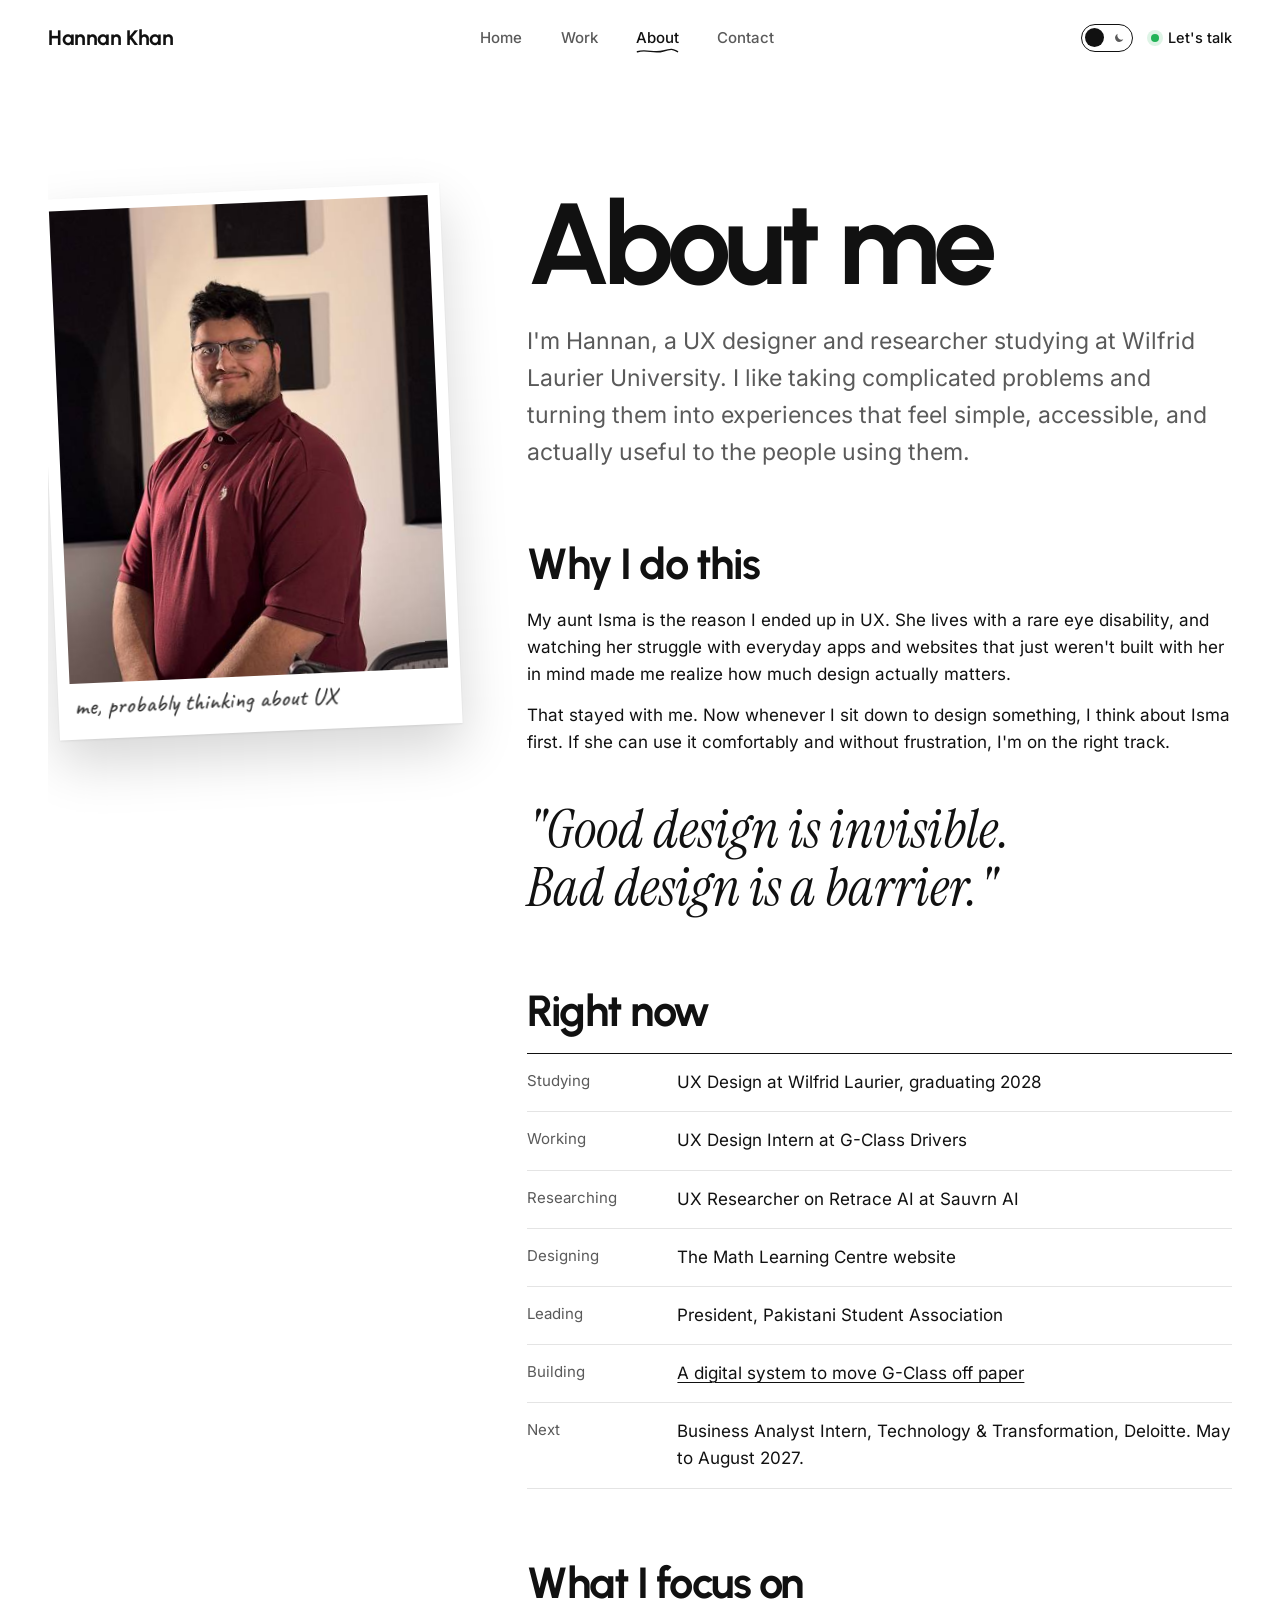
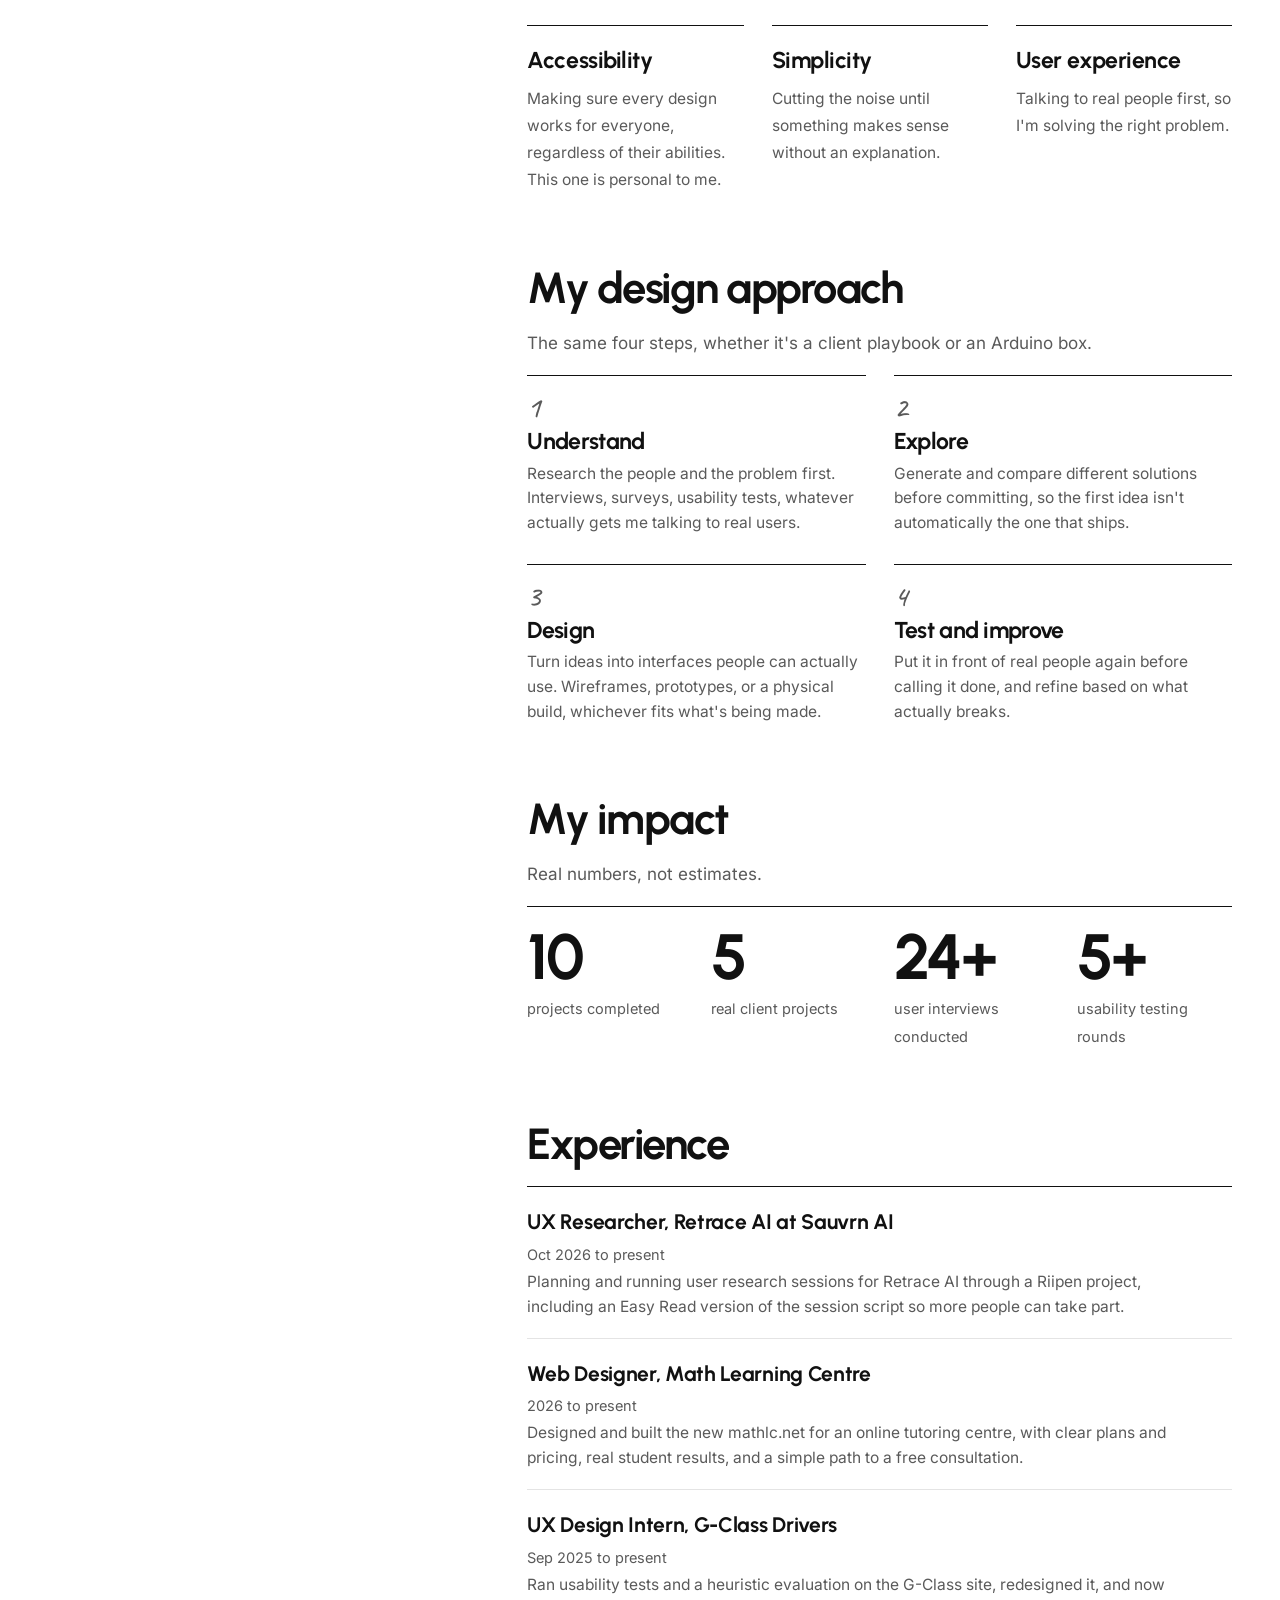
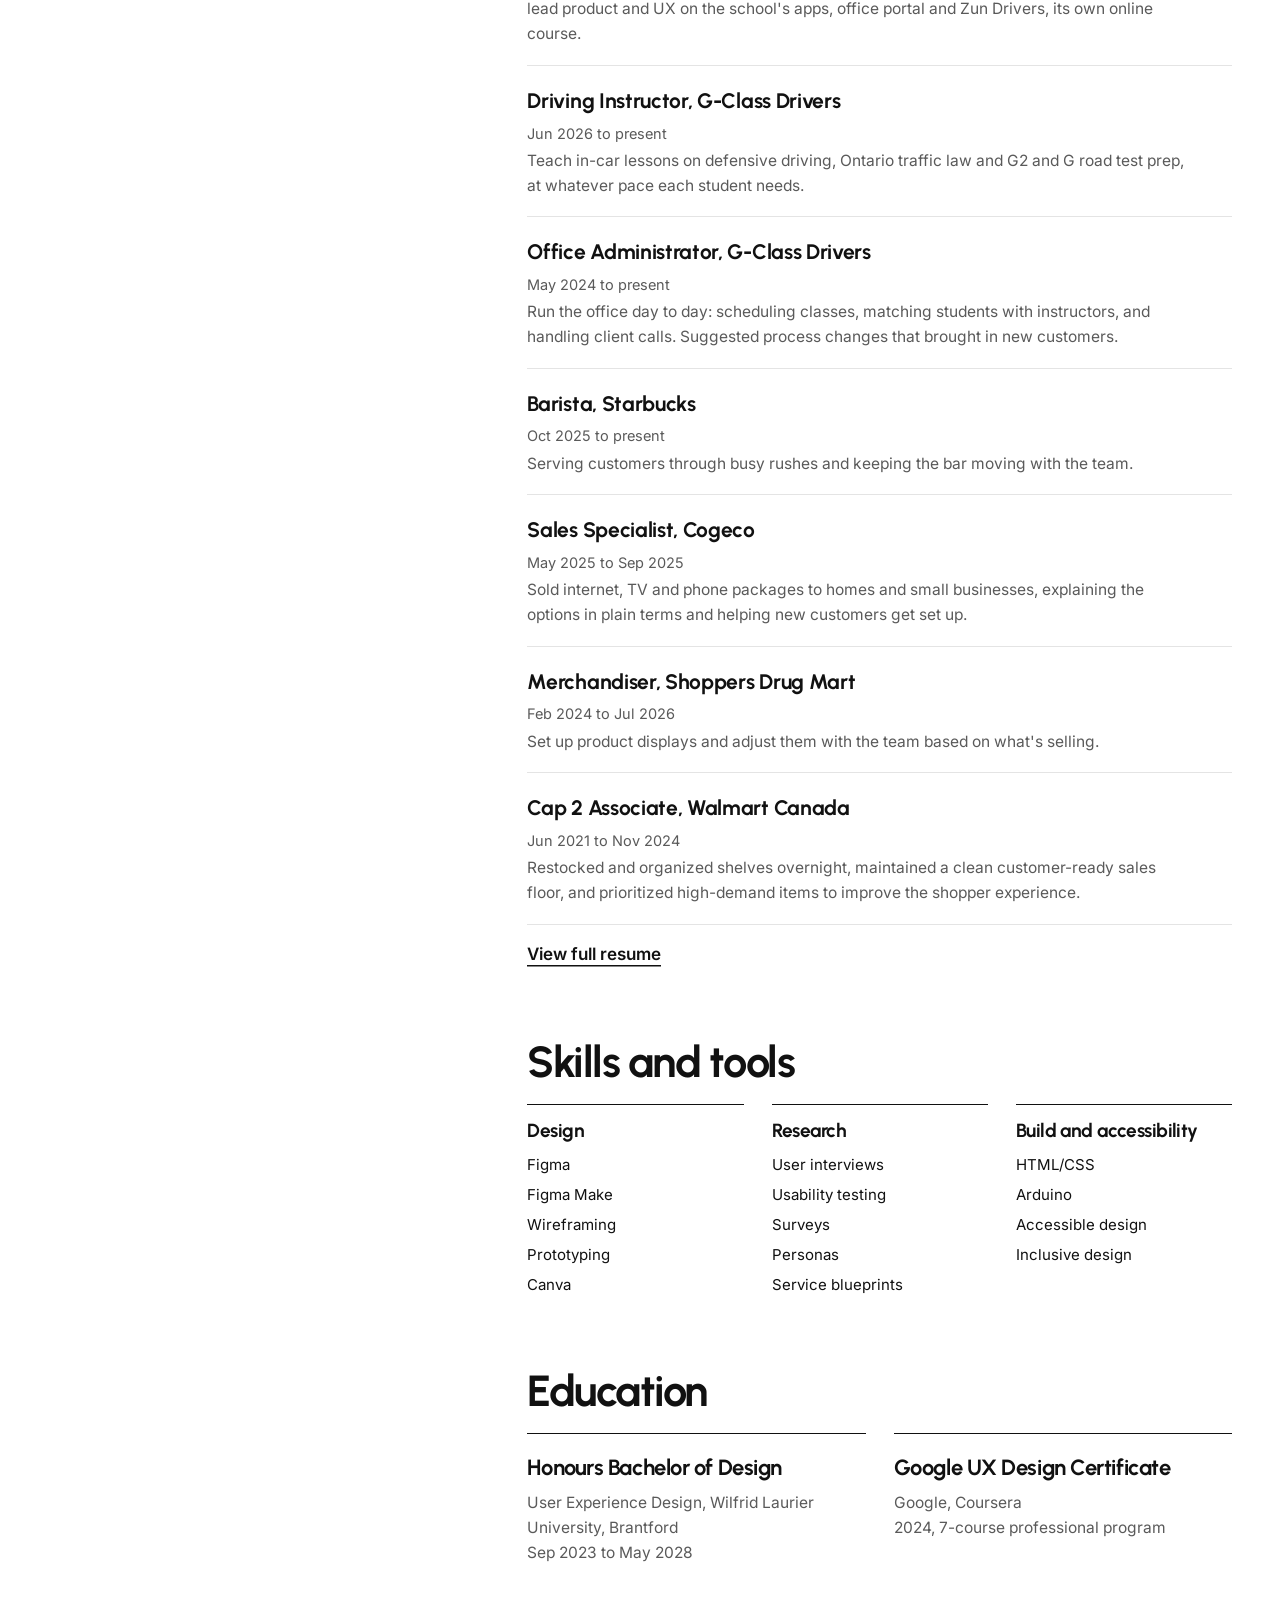
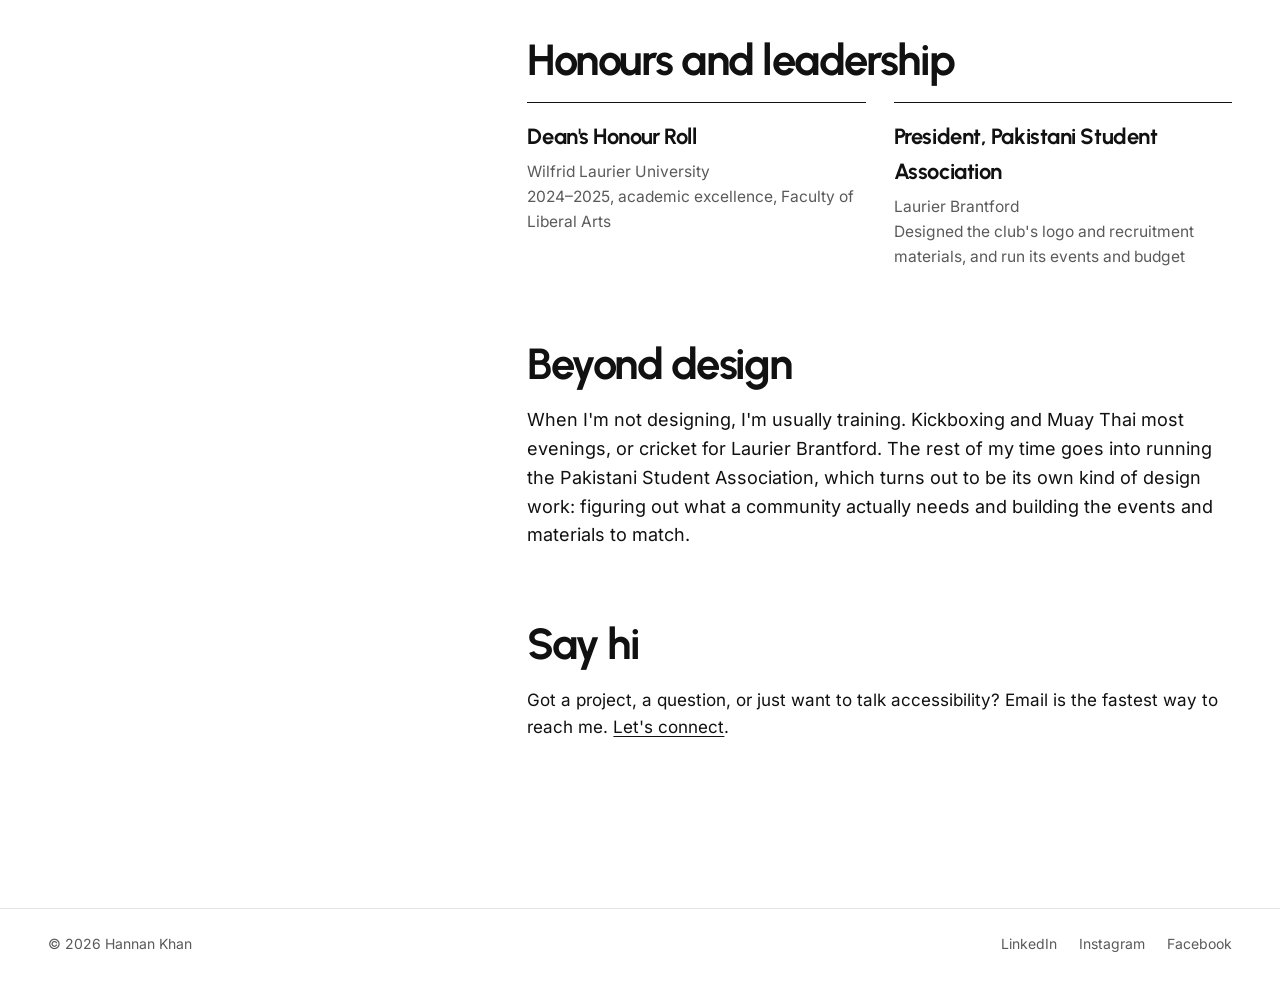
<file: about.html>
<!DOCTYPE html>
<html lang="en">
<head>
<meta charset="utf-8">
<meta name="viewport" content="width=device-width, initial-scale=1">
<title>About Hannan Khan | UX Designer and Researcher in Hamilton, Ontario</title>
<meta name="description" content="UX designer studying at Wilfrid Laurier University. Research, accessibility, service design, and Arduino builds.">
<meta name="robots" content="index, follow">
<link rel="canonical" href="https://hannankhan2025.com/about">
<link rel="icon" type="image/png" href="assets/favicon.png">
<meta property="og:type" content="website">
<meta property="og:site_name" content="Hannan Khan, UX Portfolio">
<meta property="og:title" content="About Hannan Khan | UX Designer and Researcher in Hamilton, Ontario">
<meta property="og:description" content="UX designer studying at Wilfrid Laurier University. Research, accessibility, service design, and Arduino builds.">
<meta property="og:url" content="https://hannankhan2025.com/about">
<meta property="og:image" content="https://hannankhan2025.com/assets/portrait.jpg">
<meta name="twitter:card" content="summary_large_image">
<meta name="twitter:title" content="About Hannan Khan | UX Designer and Researcher in Hamilton, Ontario">
<meta name="twitter:description" content="UX designer studying at Wilfrid Laurier University. Research, accessibility, service design, and Arduino builds.">
<meta name="twitter:image" content="https://hannankhan2025.com/assets/portrait.jpg">
<meta name="author" content="Hannan Khan">
<meta name="theme-color" content="#FFFFFF" media="(prefers-color-scheme: light)">
<meta name="theme-color" content="#111111" media="(prefers-color-scheme: dark)">
<link rel="preload" href="assets/fonts/urbanist-latin-700-normal.woff2" as="font" type="font/woff2" crossorigin>
<script>(function(){var d=document.documentElement;d.classList.add("js");try{var t=localStorage.getItem("theme");if(t==="light"||t==="dark")d.setAttribute("data-theme",t)}catch(e){}})();</script>
<link rel="stylesheet" href="styles.css">
<script type="application/ld+json">{"@context": "https://schema.org", "@graph": [{"@type": "Person", "@id": "https://hannankhan2025.com/#hannan", "name": "Hannan Khan", "jobTitle": "UX Designer and Researcher", "description": "UX design student at Wilfrid Laurier University focused on accessible, research-driven digital experiences.", "url": "https://hannankhan2025.com/", "image": "https://hannankhan2025.com/assets/portrait.jpg", "email": "mailto:hanunu662@gmail.com", "address": {"@type": "PostalAddress", "addressLocality": "Hamilton", "addressRegion": "ON", "addressCountry": "CA"}, "alumniOf": {"@type": "CollegeOrUniversity", "name": "Wilfrid Laurier University"}, "worksFor": {"@type": "Organization", "name": "G-Class Drivers", "url": "https://gclassdrivers.com"}, "knowsAbout": ["UX design", "UX research", "Accessibility", "Service design", "Usability testing", "Prototyping", "Figma", "Arduino"], "sameAs": ["https://www.linkedin.com/in/hannan-khan-906102208", "https://www.instagram.com/hannankhan661", "https://www.facebook.com/hannan.khan.626385"]}, {"@type": "AboutPage", "@id": "https://hannankhan2025.com/about#page", "url": "https://hannankhan2025.com/about", "name": "About Hannan Khan | UX Designer and Researcher in Hamilton, Ontario", "about": {"@id": "https://hannankhan2025.com/#hannan"}}, {"@type": "BreadcrumbList", "itemListElement": [{"@type": "ListItem", "position": 1, "name": "Home", "item": "https://hannankhan2025.com/"}, {"@type": "ListItem", "position": 2, "name": "About", "item": "https://hannankhan2025.com/about"}]}]}</script>
</head>
<body>
<a class="skip" href="#main">Skip to content</a>

<header class="top">
  <div class="wrap">
    <a class="brand" href="index.html">Hannan Khan</a>
    <nav aria-label="Main">
      <ul class="nav">
        <li><a href="index.html">Home</a></li><li><a href="work.html">Work</a></li><li><a href="about.html" aria-current="page">About</a></li><li><a href="contact.html">Contact</a></li>
      </ul>
    </nav>
    <div class="top-end">
      <button class="dial" type="button" role="switch" aria-checked="false" aria-label="Dark mode"><svg class="sun" viewBox="0 0 24 24" aria-hidden="true"><circle cx="12" cy="12" r="4.5" fill="currentColor"/><path d="M12 1.5v3M12 19.5v3M1.5 12h3M19.5 12h3M4.6 4.6l2.1 2.1M17.3 17.3l2.1 2.1M4.6 19.4l2.1-2.1M17.3 6.7l2.1-2.1" stroke="currentColor" stroke-width="2.2" stroke-linecap="round"/></svg><svg class="moon" viewBox="0 0 24 24" aria-hidden="true"><path d="M20.5 14.6A8.5 8.5 0 0 1 9.4 3.5a8.5 8.5 0 1 0 11.1 11.1Z" fill="currentColor"/></svg></button>
      <a class="open" href="contact.html"><i aria-hidden="true"></i>Let's talk</a>
      <button class="menu-btn" type="button" aria-label="Open menu" aria-expanded="false">&#9776;</button>
    </div>
  </div>
</header>

<main id="main">
<div class="wrap">
    <div class="block about" style="border-top:0">
      <figure class="portrait"><img src="assets/portrait.jpg" alt="Portrait of Hannan Khan, UX designer" width="501" height="579"></figure>
      <div>
        <h1>About me</h1>
        <p class="lede">I'm Hannan, a UX designer and researcher studying at Wilfrid Laurier University. I like taking complicated problems and turning them into experiences that feel simple, accessible, and actually useful to the people using them.</p>

        <h2>Why I do this</h2>
        <p>My aunt Isma is the reason I ended up in UX. She lives with a rare eye disability, and watching her struggle with everyday apps and websites that just weren't built with her in mind made me realize how much design actually matters.</p>
        <p>That stayed with me. Now whenever I sit down to design something, I think about Isma first. If she can use it comfortably and without frustration, I'm on the right track.</p>
        <blockquote class="quote reveal">"Good design is invisible. Bad design is a barrier."</blockquote>

        <h2>Right now</h2>
        <dl class="now reveal">
          <dt>Studying</dt><dd>UX Design at Wilfrid Laurier, graduating 2028</dd>
          <dt>Working</dt><dd>UX Design Intern at G-Class Drivers</dd>
          <dt>Researching</dt><dd>UX Researcher on Retrace AI at Sauvrn AI</dd>
          <dt>Designing</dt><dd>The Math Learning Centre website</dd>
          <dt>Leading</dt><dd>President, Pakistani Student Association</dd>
          <dt>Building</dt><dd><a href="case-gclass-drivers.html">A digital system to move G-Class off paper</a></dd>
          <dt>Next</dt><dd>Business Analyst Intern, Technology &amp; Transformation, Deloitte. May to August 2027.</dd>
        </dl>

        <h2>What I focus on</h2>
        <ul class="focus reveal">
          <li><b>Accessibility</b><span>Making sure every design works for everyone, regardless of their abilities. This one is personal to me.</span></li>
          <li><b>Simplicity</b><span>Cutting the noise until something makes sense without an explanation.</span></li>
          <li><b>User experience</b><span>Talking to real people first, so I'm solving the right problem.</span></li>
        </ul>

        <h2>My design approach</h2>
        <p class="quiet" style="margin-bottom:18px">The same four steps, whether it's a client playbook or an Arduino box.</p>
        <div class="steps" style="grid-template-columns:1fr 1fr">
          <div class="step reveal"><h3>Understand</h3><p>Research the people and the problem first. Interviews, surveys, usability tests, whatever actually gets me talking to real users.</p></div>
          <div class="step reveal"><h3>Explore</h3><p>Generate and compare different solutions before committing, so the first idea isn't automatically the one that ships.</p></div>
          <div class="step reveal"><h3>Design</h3><p>Turn ideas into interfaces people can actually use. Wireframes, prototypes, or a physical build, whichever fits what's being made.</p></div>
          <div class="step reveal"><h3>Test and improve</h3><p>Put it in front of real people again before calling it done, and refine based on what actually breaks.</p></div>
        </div>

        <h2>My impact</h2>
        <p class="quiet" style="margin-bottom:18px">Real numbers, not estimates.</p>
        <div class="impact reveal">
          <div><b>10</b><span>projects completed</span></div>
          <div><b>5</b><span>real client projects</span></div>
          <div><b>25+</b><span>user interviews conducted</span></div>
          <div><b>5+</b><span>usability testing rounds</span></div>
        </div>

        <h2>Experience</h2>
        <ul class="exp reveal">
          <li><b>UX Researcher, Retrace AI at Sauvrn AI</b><span class="when">Oct 2026 to present</span><p>Planning and running user research sessions for Retrace AI through a Riipen project, including an Easy Read version of the session script so more people can take part.</p></li>
          <li><b>Web Designer, Math Learning Centre</b><span class="when">2026 to present</span><p>Designed and built the new mathlc.net for an online tutoring centre, with clear plans and pricing, real student results, and a simple path to a free consultation.</p></li>
          <li><b>UX Design Intern, G-Class Drivers</b><span class="when">Sep 2025 to present</span><p>Ran usability tests and a heuristic evaluation on the G-Class site, redesigned it, and now lead product and UX on the school's apps, office portal and Zun Drivers, its own online course.</p></li>
          <li><b>Driving Instructor, G-Class Drivers</b><span class="when">Jun 2026 to present</span><p>Teach in-car lessons on defensive driving, Ontario traffic law and G2 and G road test prep, at whatever pace each student needs.</p></li>
          <li><b>Office Administrator, G-Class Drivers</b><span class="when">May 2024 to present</span><p>Run the office day to day: scheduling classes, matching students with instructors, and handling client calls. Suggested process changes that brought in new customers.</p></li>
          <li><b>Barista, Starbucks</b><span class="when">Oct 2025 to present</span><p>Serving customers through busy rushes and keeping the bar moving with the team.</p></li>
          <li><b>Sales Specialist, Cogeco</b><span class="when">May 2025 to Sep 2025</span><p>Sold internet, TV and phone packages to homes and small businesses, explaining the options in plain terms and helping new customers get set up.</p></li>
          <li><b>Merchandiser, Shoppers Drug Mart</b><span class="when">Feb 2024 to Jul 2026</span><p>Set up product displays and adjust them with the team based on what's selling.</p></li>
          <li><b>Cap 2 Associate, Walmart Canada</b><span class="when">Jun 2021 to Nov 2024</span><p>Restocked and organized shelves overnight, maintained a clean customer-ready sales floor, and prioritized high-demand items to improve the shopper experience.</p></li>
        </ul>
        <p style="margin-top:16px"><a class="textlink" href="downloads/Hannan_Khan_Resume.pdf" target="_blank" rel="noopener">View full resume</a></p>

        <h2>Skills and tools</h2>
        <div class="skills reveal">
          <div><h3>Design</h3><ul class="chips"><li>Figma</li><li>Figma Make</li><li>Wireframing</li><li>Prototyping</li><li>Canva</li></ul></div>
          <div><h3>Research</h3><ul class="chips"><li>User interviews</li><li>Usability testing</li><li>Surveys</li><li>Personas</li><li>Service blueprints</li></ul></div>
          <div><h3>Build and accessibility</h3><ul class="chips"><li>HTML/CSS</li><li>Arduino</li><li>Accessible design</li><li>Inclusive design</li></ul></div>
        </div>

        <h2>Education</h2>
        <div class="edu reveal">
          <div><b>Honours Bachelor of Design</b><span>User Experience Design, Wilfrid Laurier University, Brantford</span><span>Sep 2023 to May 2028</span></div>
          <div><b>Google UX Design Certificate</b><span>Google, Coursera</span><span>2024, 7-course professional program</span></div>
        </div>

        <h2>Honours and leadership</h2>
        <div class="edu reveal">
          <div><b>Dean's Honour Roll</b><span>Wilfrid Laurier University</span><span>2024–2025, academic excellence, Faculty of Liberal Arts</span></div>
          <div><b>President, Pakistani Student Association</b><span>Laurier Brantford</span><span>Designed the club's logo and recruitment materials, and run its events and budget</span></div>
        </div>

        <h2>Beyond design</h2>
        <p class="beyond reveal">When I'm not designing, I'm usually training. Kickboxing and Muay Thai most evenings, or cricket for Laurier Brantford. The rest of my time goes into running the Pakistani Student Association, which turns out to be its own kind of design work: figuring out what a community actually needs and building the events and materials to match.</p>

        <h2>Say hi</h2>
        <p>Got a project, a question, or just want to talk accessibility? Email is the fastest way to reach me. <a href="contact.html">Let's connect</a>.</p>
      </div>
    </div>
  </div>
</main>

<footer>
  <div class="wrap">
    <span>© 2026 Hannan Khan</span>
    <span>
      <a href="https://www.linkedin.com/in/hannan-khan-906102208" target="_blank" rel="noopener">LinkedIn</a>
      <a href="https://www.instagram.com/hannankhan661" target="_blank" rel="noopener">Instagram</a>
      <a href="https://www.facebook.com/hannan.khan.626385" target="_blank" rel="noopener">Facebook</a>
    </span>
  </div>
</footer>
<script src="site.js" defer></script>
</body>
</html>
</file>
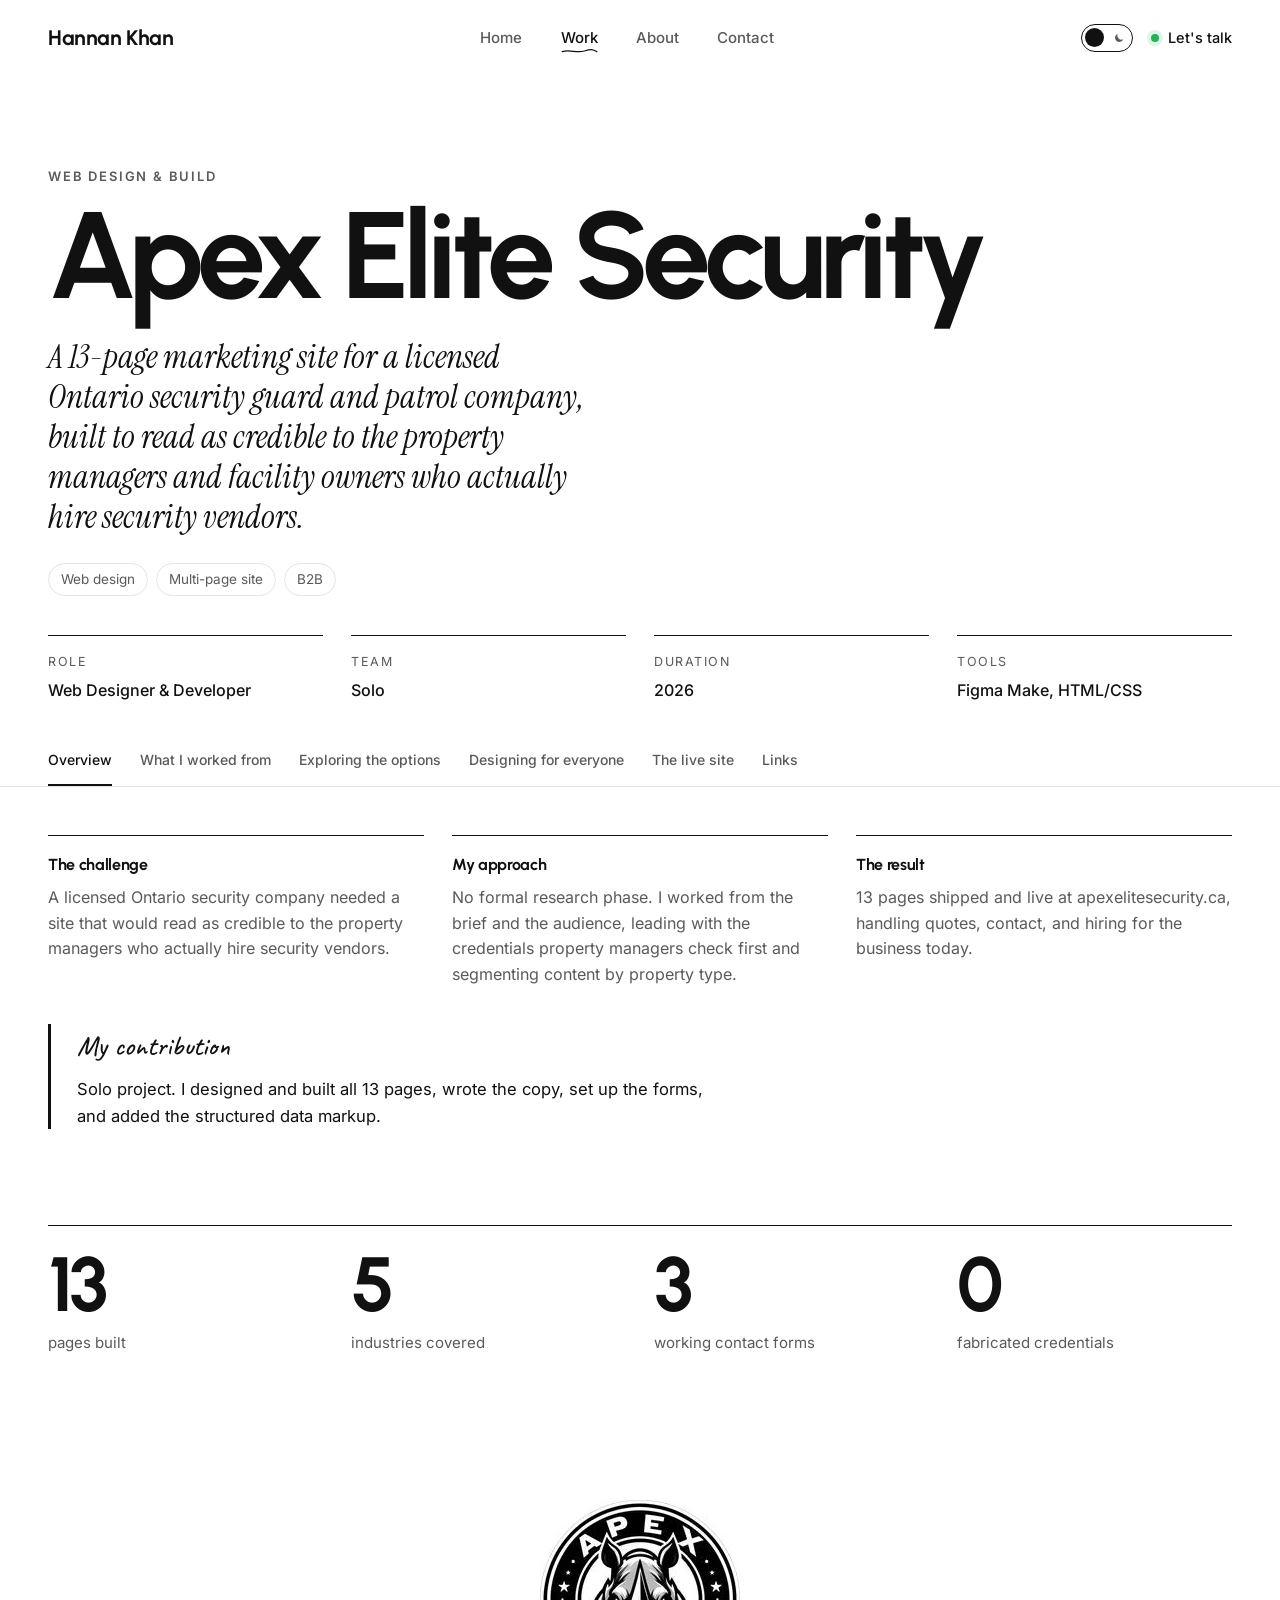
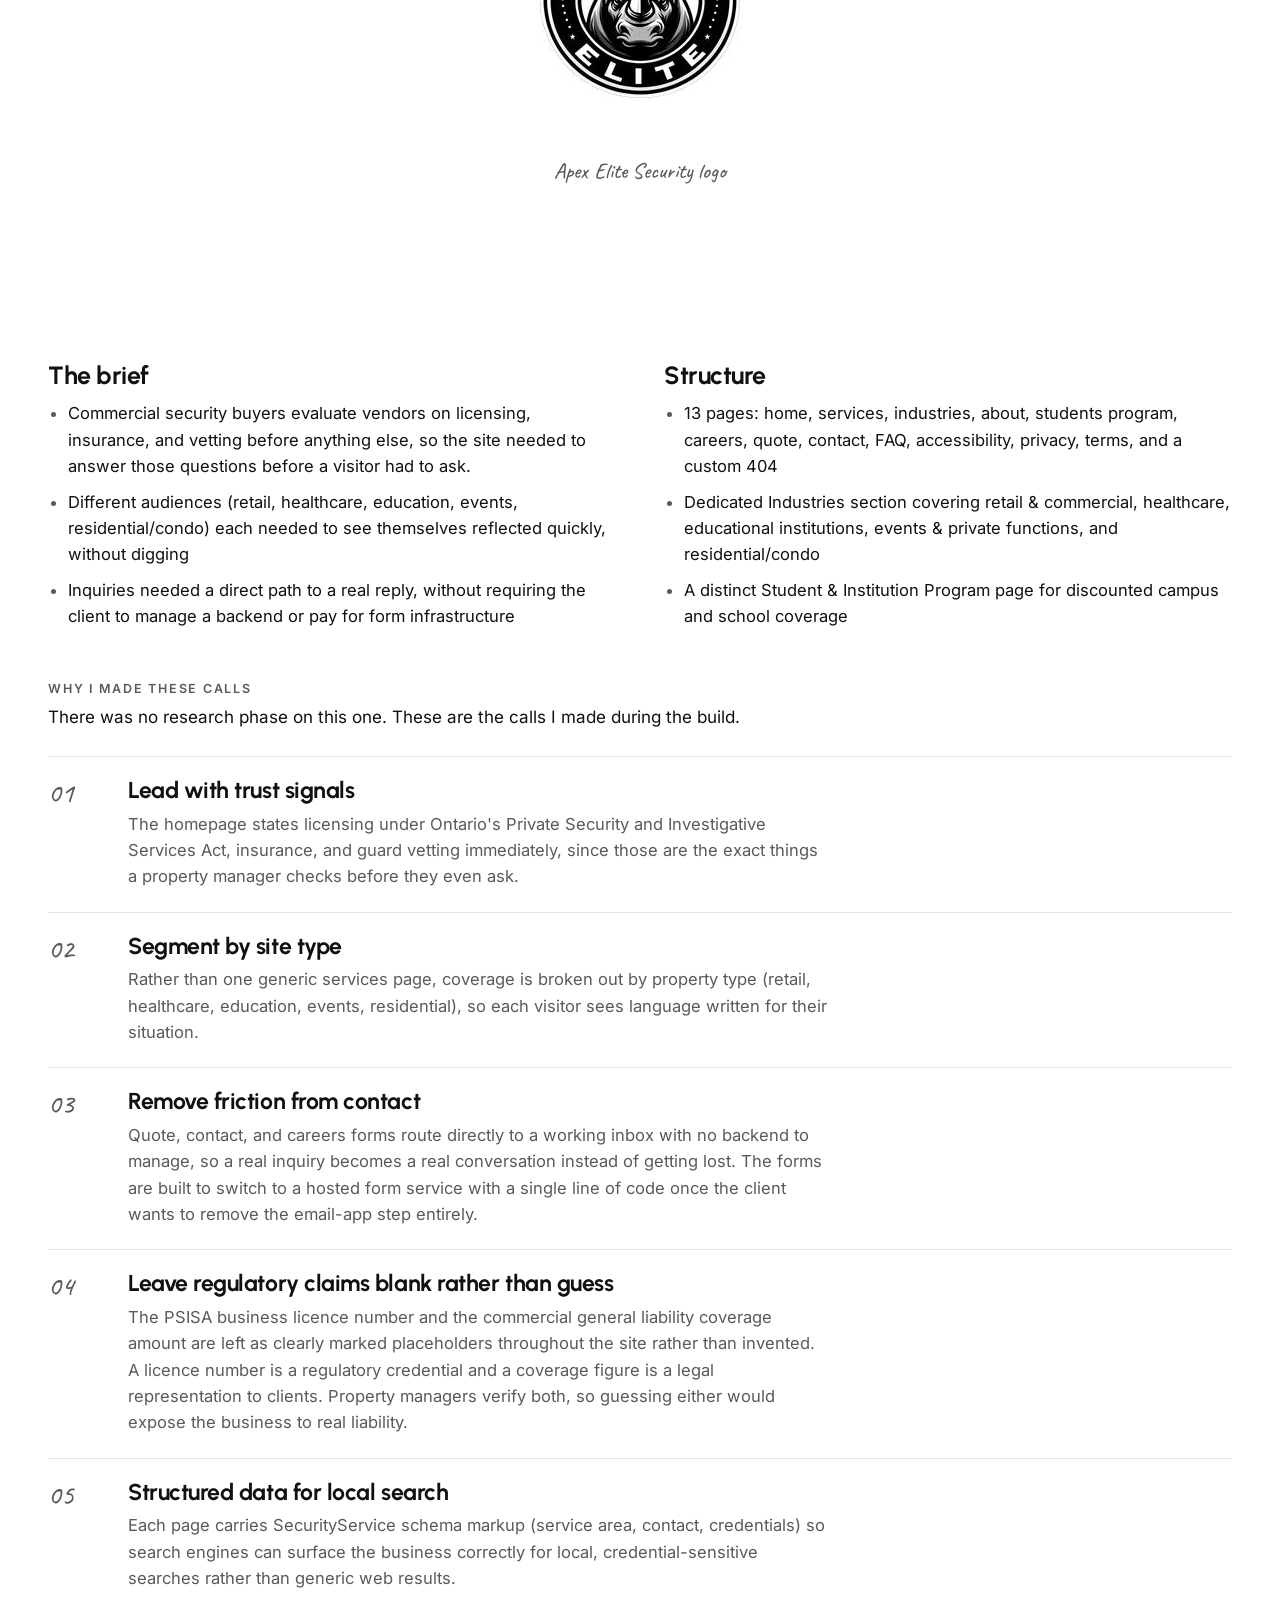
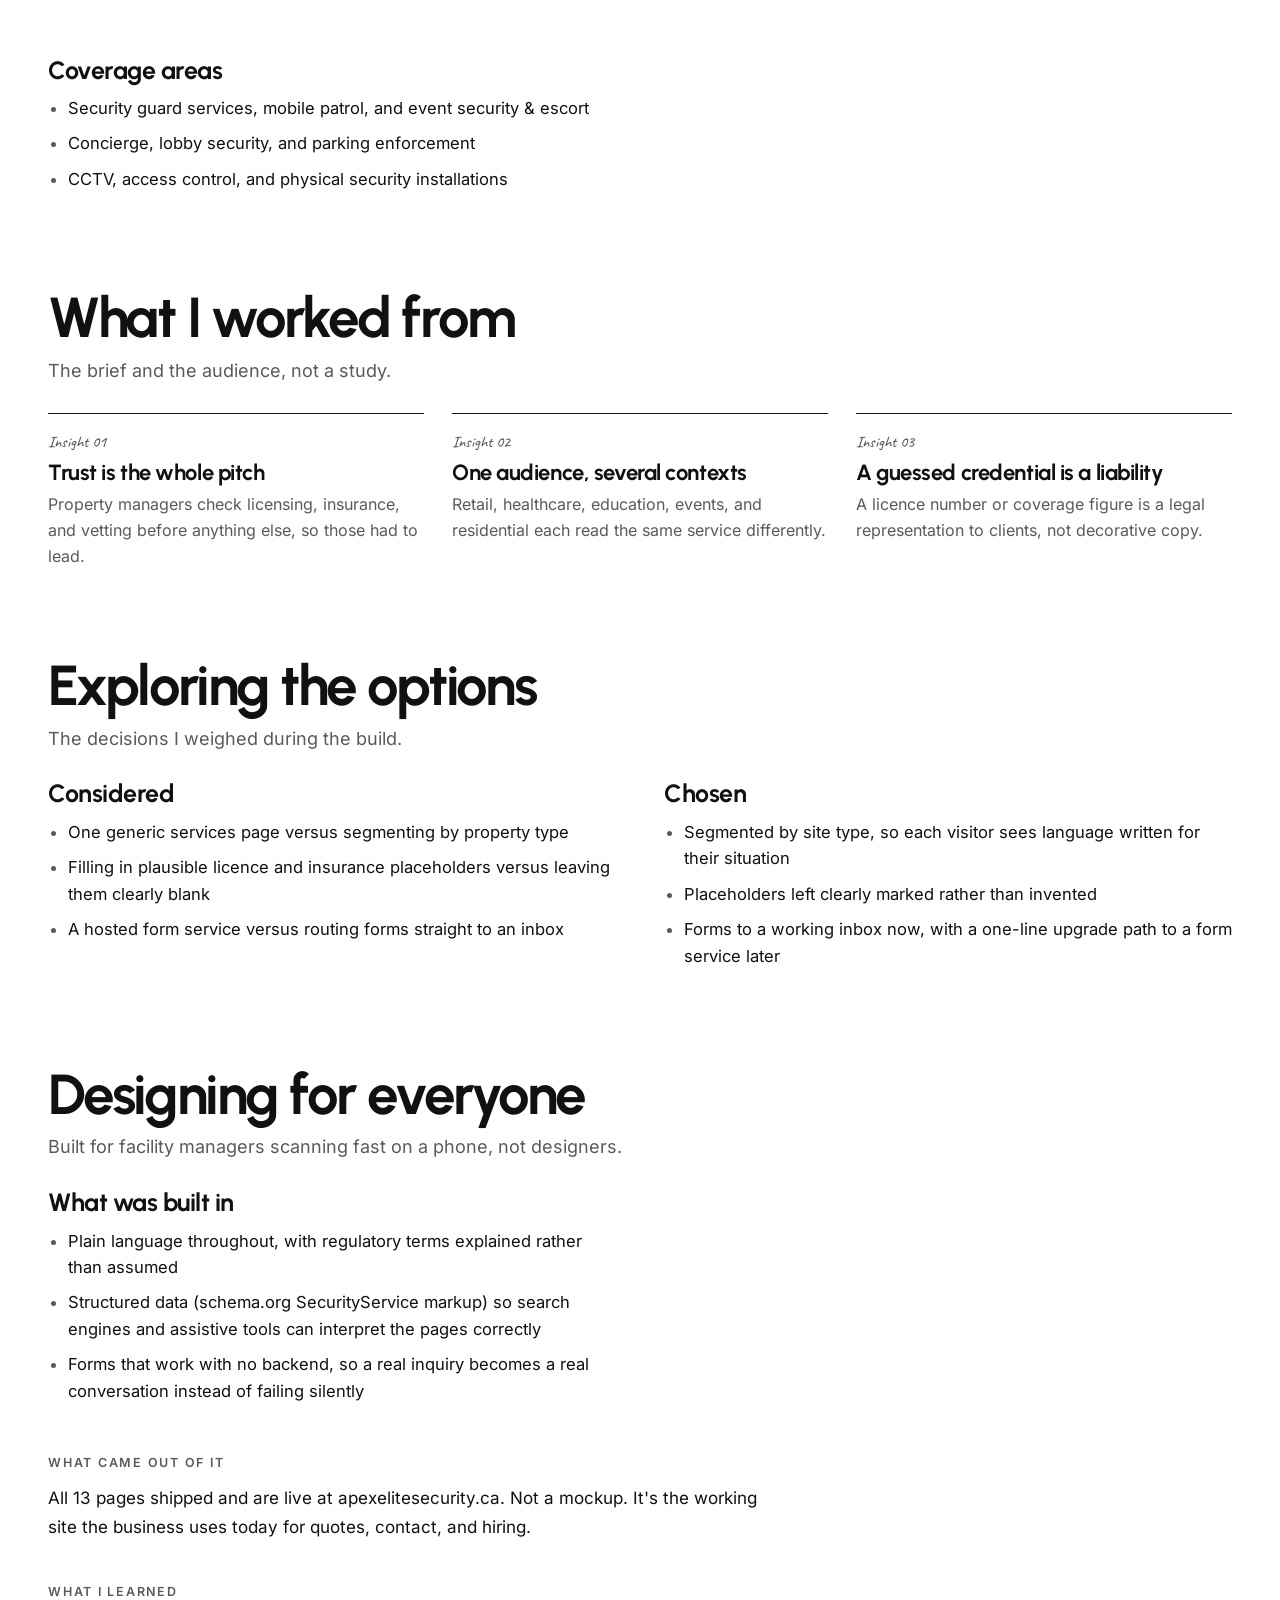
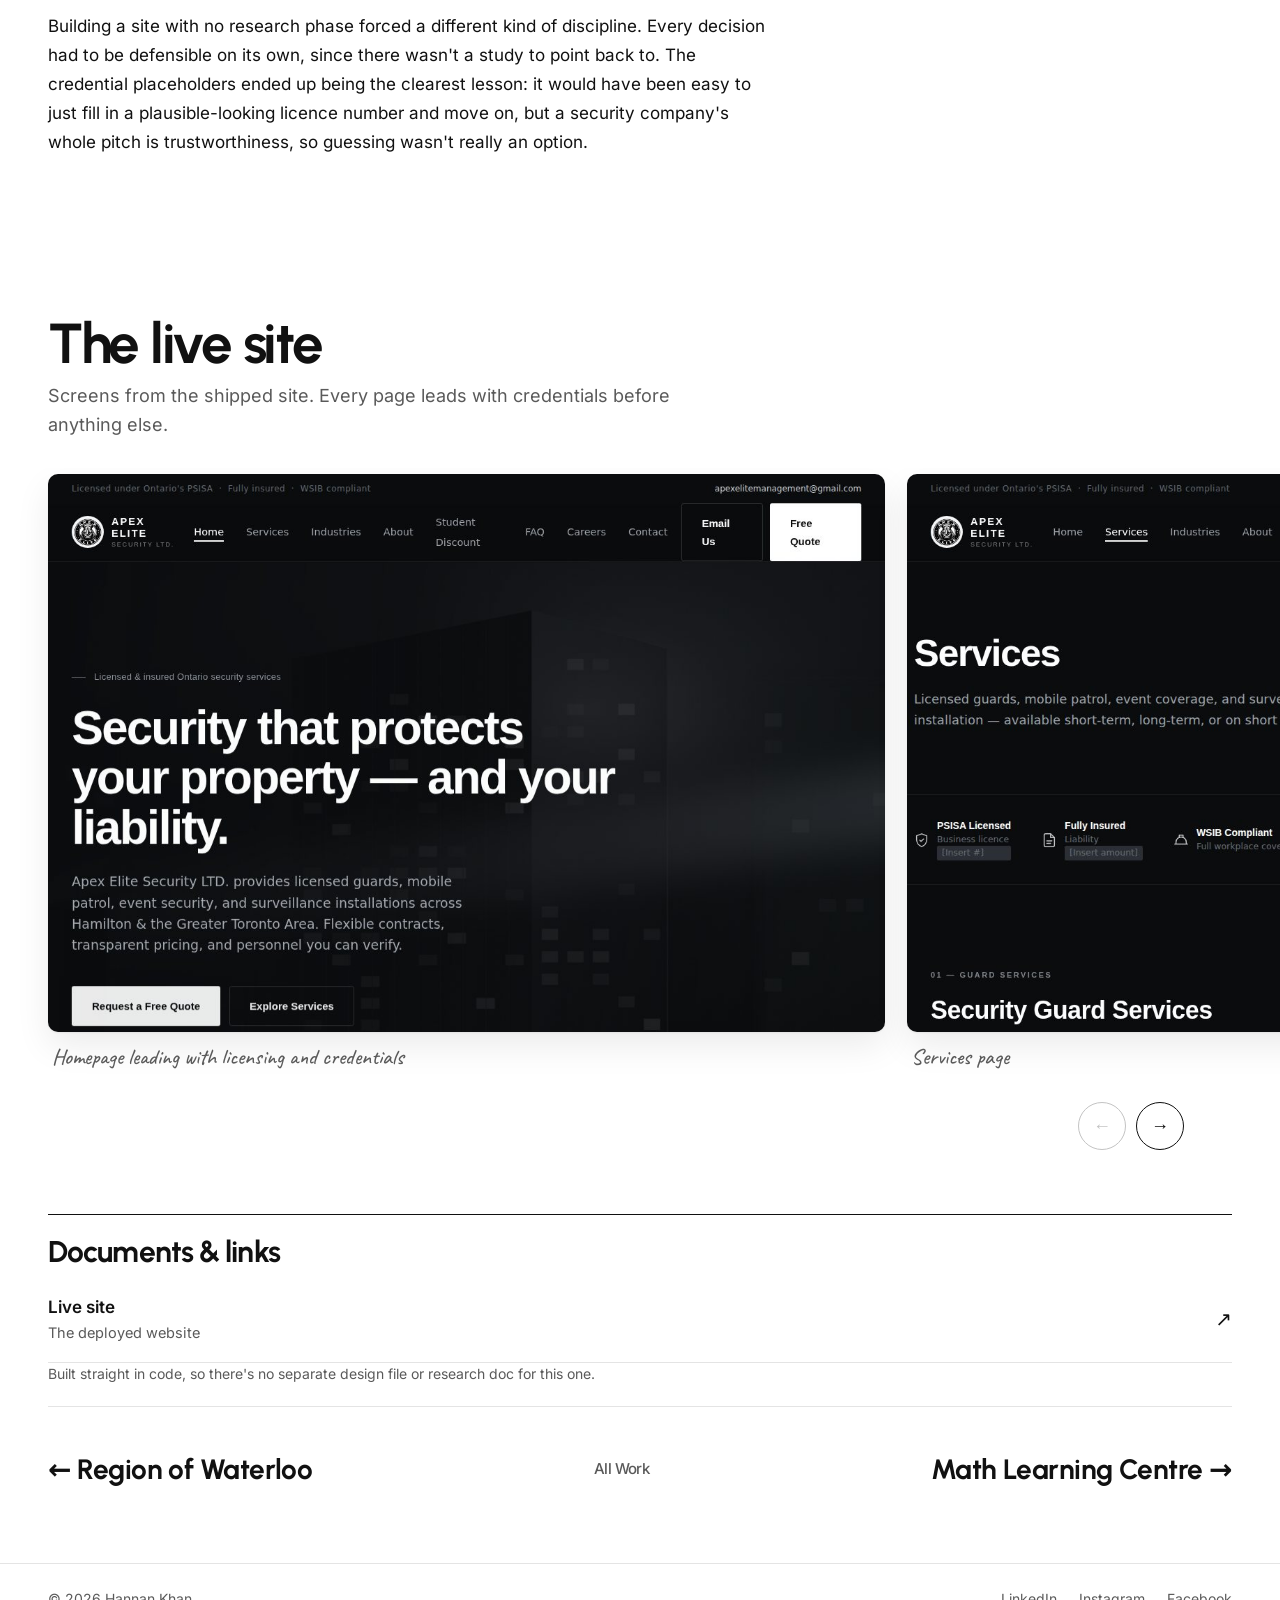
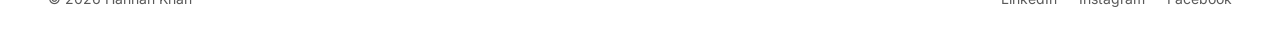
<file: case-apex-security.html>
<!DOCTYPE html>
<html lang="en">
<head>
<meta charset="utf-8">
<meta name="viewport" content="width=device-width, initial-scale=1">
<title>Apex Elite Security | Web Design Case Study | Hannan Khan</title>
<meta name="description" content="A 13-page B2B marketing website for Apex Elite Security, a licensed Ontario security guard and patrol company, designed to build trust with commercial property managers.">
<meta name="robots" content="index, follow">
<link rel="canonical" href="https://hannankhan2025.com/case-apex-security">
<link rel="icon" type="image/png" href="assets/favicon.png">
<meta property="og:type" content="website">
<meta property="og:site_name" content="Hannan Khan, UX Portfolio">
<meta property="og:title" content="Apex Elite Security | Web Design Case Study | Hannan Khan">
<meta property="og:description" content="A 13-page B2B marketing website for Apex Elite Security, a licensed Ontario security guard and patrol company, designed to build trust with commercial property managers.">
<meta property="og:url" content="https://hannankhan2025.com/case-apex-security">
<meta property="og:image" content="https://hannankhan2025.com/assets/apex-security.jpg">
<meta property="og:image:width" content="1200">
<meta property="og:image:height" content="800">
<meta name="twitter:card" content="summary_large_image">
<meta name="twitter:title" content="Apex Elite Security | Web Design Case Study | Hannan Khan">
<meta name="twitter:description" content="A 13-page B2B marketing website for Apex Elite Security, a licensed Ontario security guard and patrol company, designed to build trust with commercial property managers.">
<meta name="twitter:image" content="https://hannankhan2025.com/assets/apex-security.jpg">
<meta name="author" content="Hannan Khan">
<meta name="theme-color" content="#FFFFFF" media="(prefers-color-scheme: light)">
<meta name="theme-color" content="#111111" media="(prefers-color-scheme: dark)">
<link rel="preload" href="assets/fonts/urbanist-latin-700-normal.woff2" as="font" type="font/woff2" crossorigin>
<script>(function(){var d=document.documentElement;d.classList.add("js");try{var t=localStorage.getItem("theme");if(t==="light"||t==="dark")d.setAttribute("data-theme",t)}catch(e){}})();</script>
<link rel="stylesheet" href="styles.css">
<script type="application/ld+json">{"@context": "https://schema.org", "@graph": [{"@type": "Article", "@id": "https://hannankhan2025.com/case-apex-security#article", "headline": "Apex Elite Security UX case study", "description": "A 13-page B2B marketing website for Apex Elite Security, a licensed Ontario security guard and patrol company, designed to build trust with commercial property managers.", "image": "https://hannankhan2025.com/assets/apex-security.jpg", "url": "https://hannankhan2025.com/case-apex-security", "mainEntityOfPage": "https://hannankhan2025.com/case-apex-security", "author": {"@id": "https://hannankhan2025.com/#hannan"}, "publisher": {"@id": "https://hannankhan2025.com/#hannan"}, "isPartOf": {"@id": "https://hannankhan2025.com/#site"}, "about": "User experience design"}, {"@type": "BreadcrumbList", "itemListElement": [{"@type": "ListItem", "position": 1, "name": "Home", "item": "https://hannankhan2025.com/"}, {"@type": "ListItem", "position": 2, "name": "Work", "item": "https://hannankhan2025.com/work"}, {"@type": "ListItem", "position": 3, "name": "Apex Elite Security", "item": "https://hannankhan2025.com/case-apex-security"}]}]}</script>
</head>
<body>
<a class="skip" href="#main">Skip to content</a>

<header class="top">
  <div class="wrap">
    <a class="brand" href="index.html">Hannan Khan</a>
    <nav aria-label="Main">
      <ul class="nav">
        <li><a href="index.html">Home</a></li><li><a href="work.html" aria-current="page">Work</a></li><li><a href="about.html">About</a></li><li><a href="contact.html">Contact</a></li>
      </ul>
    </nav>
    <div class="top-end">
      <button class="dial" type="button" role="switch" aria-checked="false" aria-label="Dark mode"><svg class="sun" viewBox="0 0 24 24" aria-hidden="true"><circle cx="12" cy="12" r="4.5" fill="currentColor"/><path d="M12 1.5v3M12 19.5v3M1.5 12h3M19.5 12h3M4.6 4.6l2.1 2.1M17.3 17.3l2.1 2.1M4.6 19.4l2.1-2.1M17.3 6.7l2.1-2.1" stroke="currentColor" stroke-width="2.2" stroke-linecap="round"/></svg><svg class="moon" viewBox="0 0 24 24" aria-hidden="true"><path d="M20.5 14.6A8.5 8.5 0 0 1 9.4 3.5a8.5 8.5 0 1 0 11.1 11.1Z" fill="currentColor"/></svg></button>
      <a class="open" href="contact.html"><i aria-hidden="true"></i>Let's talk</a>
      <button class="menu-btn" type="button" aria-label="Open menu" aria-expanded="false">&#9776;</button>
    </div>
  </div>
</header>

<main id="main">
<section class="case-hero"><div class="wrap">
  <p class="case-eyebrow">Web design &amp; build</p>
  <h1 class="serif">Apex Elite Security</h1>
  <p class="tagline">A 13-page marketing site for a licensed Ontario security guard and patrol company, built to read as credible to the property managers and facility owners who actually hire security vendors.</p>
  <div class="case-meta"><span class="tag">Web design</span><span class="tag">Multi-page site</span><span class="tag">B2B</span></div>
</div></section>

<div class="project-info reveal">
  <div class="info-item"><p class="il">Role</p><p class="iv">Web Designer &amp; Developer</p></div>
  <div class="info-item"><p class="il">Team</p><p class="iv">Solo</p></div>
  <div class="info-item"><p class="il">Duration</p><p class="iv">2026</p></div>
  <div class="info-item"><p class="il">Tools</p><p class="iv">Figma Make, HTML/CSS</p></div>
</div>

<section class="tight"><div class="wrap"><div class="glance"><div class="glance-item reveal"><p class="gl">The challenge</p><p>A licensed Ontario security company needed a site that would read as credible to the property managers who actually hire security vendors.</p></div><div class="glance-item reveal"><p class="gl">My approach</p><p>No formal research phase. I worked from the brief and the audience, leading with the credentials property managers check first and segmenting content by property type.</p></div><div class="glance-item reveal"><p class="gl">The result</p><p>13 pages shipped and live at apexelitesecurity.ca, handling quotes, contact, and hiring for the business today.</p></div></div><div class="contribution reveal"><p class="cl">My contribution</p><p>Solo project. I designed and built all 13 pages, wrote the copy, set up the forms, and added the structured data markup.</p></div></div></section>


<section class="tight"><div class="wrap">
  <div class="key-stats reveal">
    <div class="key-stat"><b>13</b><span>pages built</span></div>
    <div class="key-stat"><b>5</b><span>industries covered</span></div>
    <div class="key-stat"><b>3</b><span>working contact forms</span></div>
    <div class="key-stat"><b>0</b><span>fabricated credentials</span></div>
  </div>
</div></section>
<section class="tight"><div class="wrap"><div class="case-img reveal"><img src="assets/apex_logo.jpg" alt="Apex Elite Security logo" class="padded" width="200" height="198" loading="lazy" decoding="async"><div class="cap">Apex Elite Security logo</div></div></div></section>
<section class="tight divider"><div class="wrap">
  <div class="case-2col">
    <div class="case-block reveal"><h4>The brief</h4><ul>
      <li>Commercial security buyers evaluate vendors on licensing, insurance, and vetting before anything else, so the site needed to answer those questions before a visitor had to ask.</li>
      <li>Different audiences (retail, healthcare, education, events, residential/condo) each needed to see themselves reflected quickly, without digging</li>
      <li>Inquiries needed a direct path to a real reply, without requiring the client to manage a backend or pay for form infrastructure</li>
    </ul></div>
    <div class="case-block reveal"><h4>Structure</h4><ul>
      <li>13 pages: home, services, industries, about, students program, careers, quote, contact, FAQ, accessibility, privacy, terms, and a custom 404</li>
      <li>Dedicated Industries section covering retail &amp; commercial, healthcare, educational institutions, events &amp; private functions, and residential/condo</li>
      <li>A distinct Student &amp; Institution Program page for discounted campus and school coverage</li>
    </ul></div>
  </div>
  <h4 style="margin-bottom:8px" class="label">Why I made these calls</h4>
  <p style="margin-bottom:24px" class="body">There was no research phase on this one. These are the calls I made during the build.</p>
  <div class="phase reveal"><span class="phase-num">01</span><div><h5>Lead with trust signals</h5><p>The homepage states licensing under Ontario's Private Security and Investigative Services Act, insurance, and guard vetting immediately, since those are the exact things a property manager checks before they even ask.</p></div></div>
  <div class="phase reveal"><span class="phase-num">02</span><div><h5>Segment by site type</h5><p>Rather than one generic services page, coverage is broken out by property type (retail, healthcare, education, events, residential), so each visitor sees language written for their situation.</p></div></div>
  <div class="phase reveal"><span class="phase-num">03</span><div><h5>Remove friction from contact</h5><p>Quote, contact, and careers forms route directly to a working inbox with no backend to manage, so a real inquiry becomes a real conversation instead of getting lost. The forms are built to switch to a hosted form service with a single line of code once the client wants to remove the email-app step entirely.</p></div></div>
  <div class="phase reveal"><span class="phase-num">04</span><div><h5>Leave regulatory claims blank rather than guess</h5><p>The PSISA business licence number and the commercial general liability coverage amount are left as clearly marked placeholders throughout the site rather than invented. A licence number is a regulatory credential and a coverage figure is a legal representation to clients. Property managers verify both, so guessing either would expose the business to real liability.</p></div></div>
  <div class="phase reveal"><span class="phase-num">05</span><div><h5>Structured data for local search</h5><p>Each page carries SecurityService schema markup (service area, contact, credentials) so search engines can surface the business correctly for local, credential-sensitive searches rather than generic web results.</p></div></div>
  <div class="case-2col" style="margin-top:44px"><div class="case-block reveal"><h4>Coverage areas</h4><ul>
    <li>Security guard services, mobile patrol, and event security &amp; escort</li>
    <li>Concierge, lobby security, and parking enforcement</li>
    <li>CCTV, access control, and physical security installations</li>
  </ul></div></div>

  <h4 class="cs-h reveal">What I worked from</h4><p class="cs-sub reveal">The brief and the audience, not a study.</p><div class="insight-grid"><div class="insight reveal"><p class="in-num">Insight 01</p><h5>Trust is the whole pitch</h5><p>Property managers check licensing, insurance, and vetting before anything else, so those had to lead.</p></div><div class="insight reveal"><p class="in-num">Insight 02</p><h5>One audience, several contexts</h5><p>Retail, healthcare, education, events, and residential each read the same service differently.</p></div><div class="insight reveal"><p class="in-num">Insight 03</p><h5>A guessed credential is a liability</h5><p>A licence number or coverage figure is a legal representation to clients, not decorative copy.</p></div></div><h4 class="cs-h reveal">Exploring the options</h4><p class="cs-sub reveal">The decisions I weighed during the build.</p><div class="case-2col"><div class="case-block reveal"><h4>Considered</h4><ul><li>One generic services page versus segmenting by property type</li><li>Filling in plausible licence and insurance placeholders versus leaving them clearly blank</li><li>A hosted form service versus routing forms straight to an inbox</li></ul></div><div class="case-block reveal"><h4>Chosen</h4><ul><li>Segmented by site type, so each visitor sees language written for their situation</li><li>Placeholders left clearly marked rather than invented</li><li>Forms to a working inbox now, with a one-line upgrade path to a form service later</li></ul></div></div><h4 class="cs-h reveal">Designing for everyone</h4><p class="cs-sub reveal">Built for facility managers scanning fast on a phone, not designers.</p><div class="case-2col"><div class="case-block reveal"><h4>What was built in</h4><ul><li>Plain language throughout, with regulatory terms explained rather than assumed</li><li>Structured data (schema.org SecurityService markup) so search engines and assistive tools can interpret the pages correctly</li><li>Forms that work with no backend, so a real inquiry becomes a real conversation instead of failing silently</li></ul></div></div>

<div style="margin-top:44px"><h4 style="margin-bottom:14px" class="label">What came out of it</h4>
  <p class="body reveal">All 13 pages shipped and are live at apexelitesecurity.ca. Not a mockup. It's the working site the business uses today for quotes, contact, and hiring.</p></div>

  <div style="margin-top:44px"><h4 style="margin-bottom:14px" class="label">What I learned</h4>
  <p class="body reveal">Building a site with no research phase forced a different kind of discipline. Every decision had to be defensible on its own, since there wasn't a study to point back to. The credential placeholders ended up being the clearest lesson: it would have been easy to just fill in a plausible-looking licence number and move on, but a security company's whole pitch is trustworthiness, so guessing wasn't really an option.</p></div>
</div></section>
<div class="wrap">
<h4 class="cs-h reveal">The live site</h4><p class="cs-sub reveal">Screens from the shipped site. Every page leads with credentials before anything else.</p><div class="gallery"><div class="case-img reveal"><img src="assets/process/apex-security-apex-index.jpg" alt="Homepage leading with licensing and credentials" loading="lazy" decoding="async"><div class="cap">Homepage leading with licensing and credentials</div></div><div class="case-img reveal"><img src="assets/process/apex-security-apex-services.jpg" alt="Services page" loading="lazy" decoding="async"><div class="cap">Services page</div></div><div class="case-img reveal"><img src="assets/process/apex-security-apex-industries.jpg" alt="Industries page, segmented by property type" loading="lazy" decoding="async"><div class="cap">Industries page, segmented by property type</div></div><div class="case-img reveal"><img src="assets/process/apex-security-apex-quote.jpg" alt="Request a quote" loading="lazy" decoding="async"><div class="cap">Request a quote</div></div><div class="case-img reveal"><img src="assets/process/apex-security-apex-about.jpg" alt="About page" loading="lazy" decoding="async"><div class="cap">About page</div></div></div>
<div class="doc-links reveal">
<h4>Documents &amp; links</h4>
<a class="doc-link" href="https://apexelitesecurity.ca" target="_blank" rel="noopener noreferrer"><div><div class="dl-title">Live site</div><div class="dl-sub">The deployed website</div></div><span class="dl-arrow">&#8599;</span></a>
<p class="doc-note" style="margin-top:0">Built straight in code, so there's no separate design file or research doc for this one.</p>
</div>
</div>
<div class="wrap"><div class="case-nav reveal"><a href="case-region-of-waterloo.html"> Region of Waterloo</a><a href="work.html" class="quiet">All Work</a><a href="case-math-lc.html">Math Learning Centre </a></div>
</main>

<footer>
  <div class="wrap">
    <span>© 2026 Hannan Khan</span>
    <span>
      <a href="https://www.linkedin.com/in/hannan-khan-906102208" target="_blank" rel="noopener">LinkedIn</a>
      <a href="https://www.instagram.com/hannankhan661" target="_blank" rel="noopener">Instagram</a>
      <a href="https://www.facebook.com/hannan.khan.626385" target="_blank" rel="noopener">Facebook</a>
    </span>
  </div>
</footer>
<script src="site.js" defer></script>
</body>
</html>
</file>
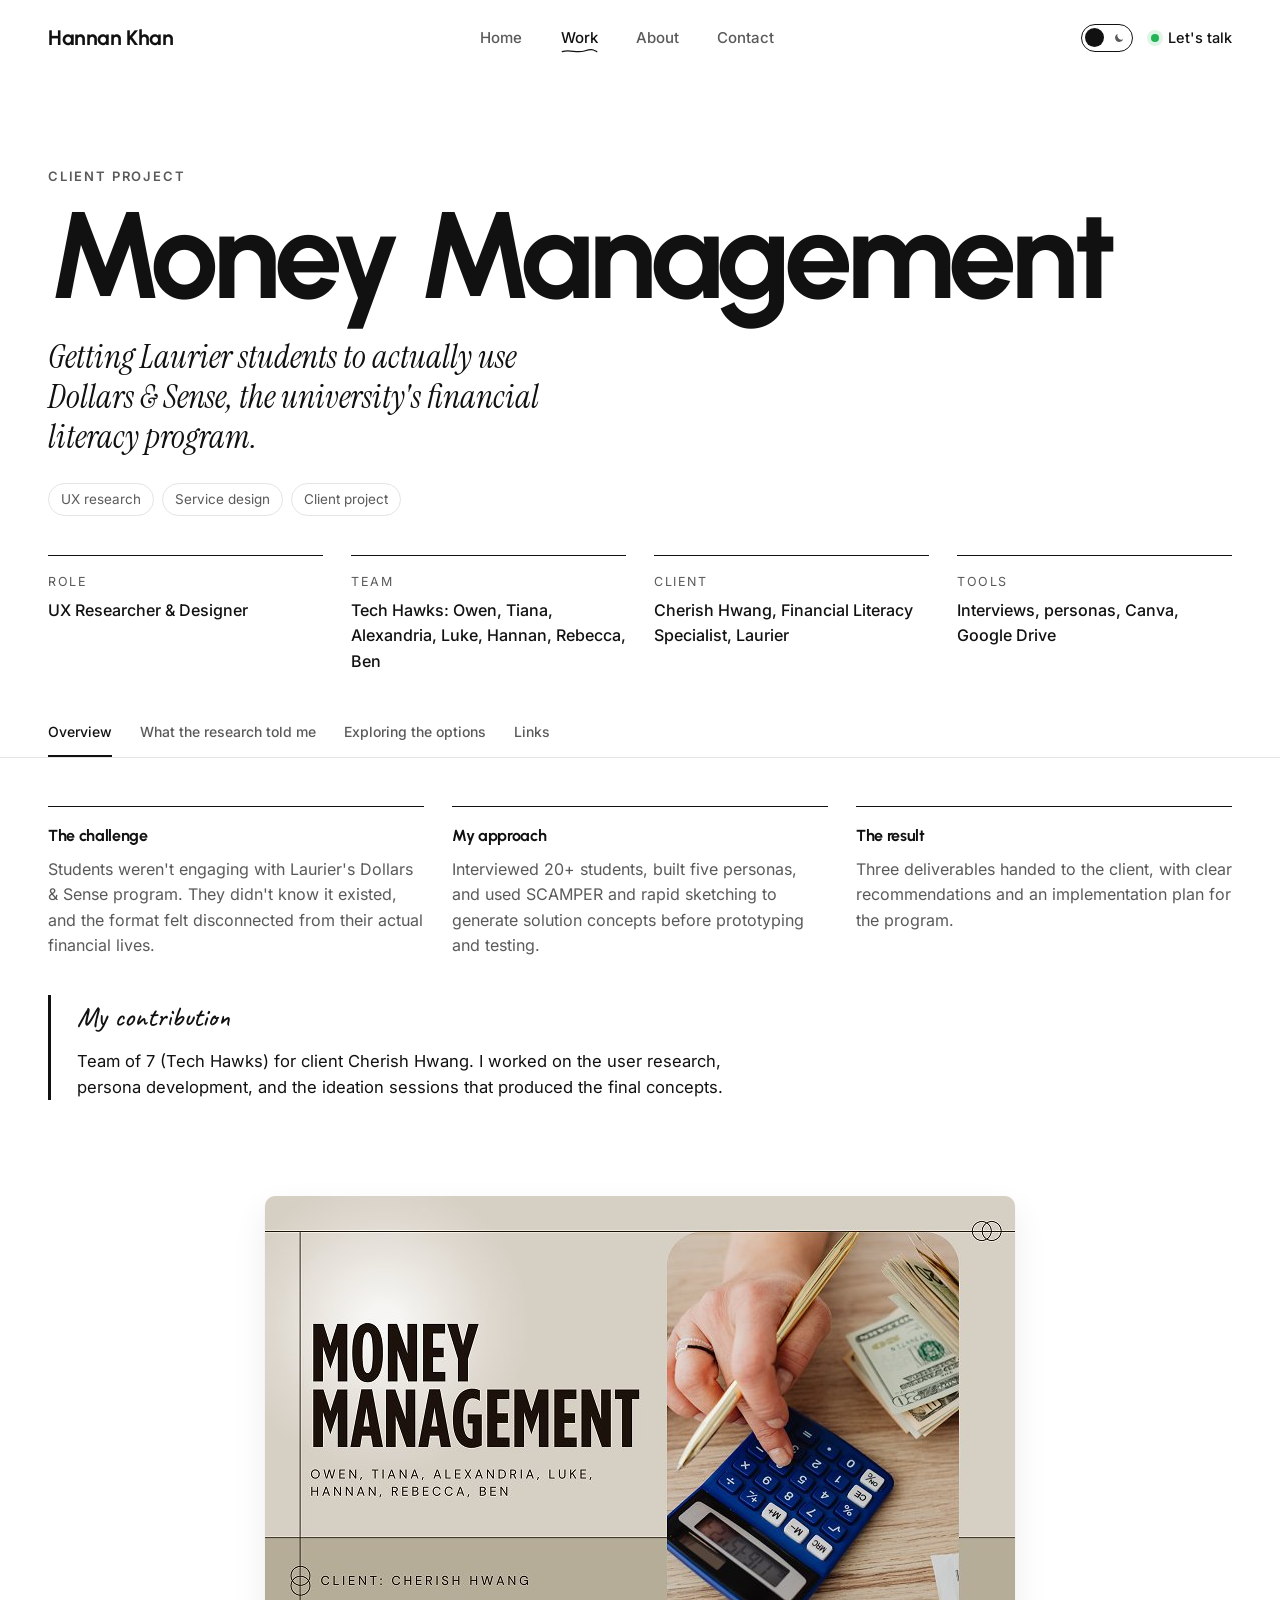
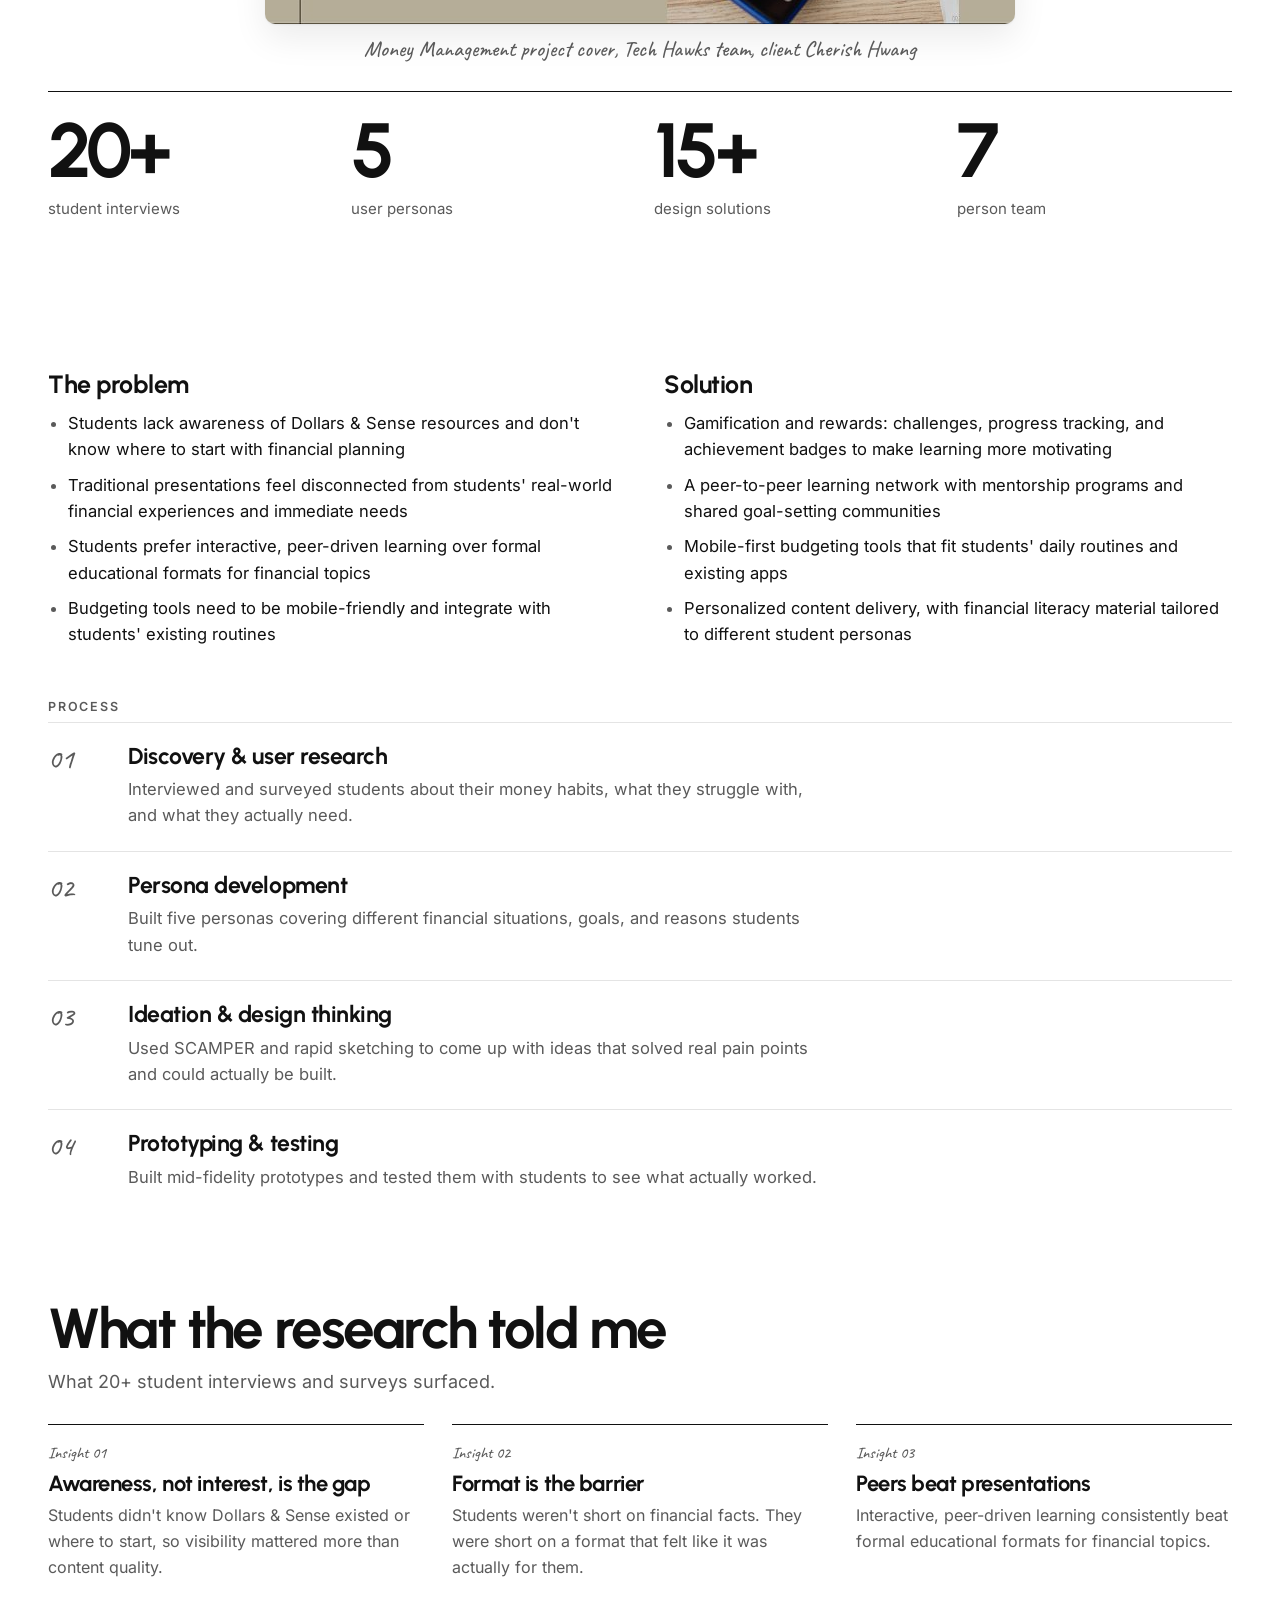
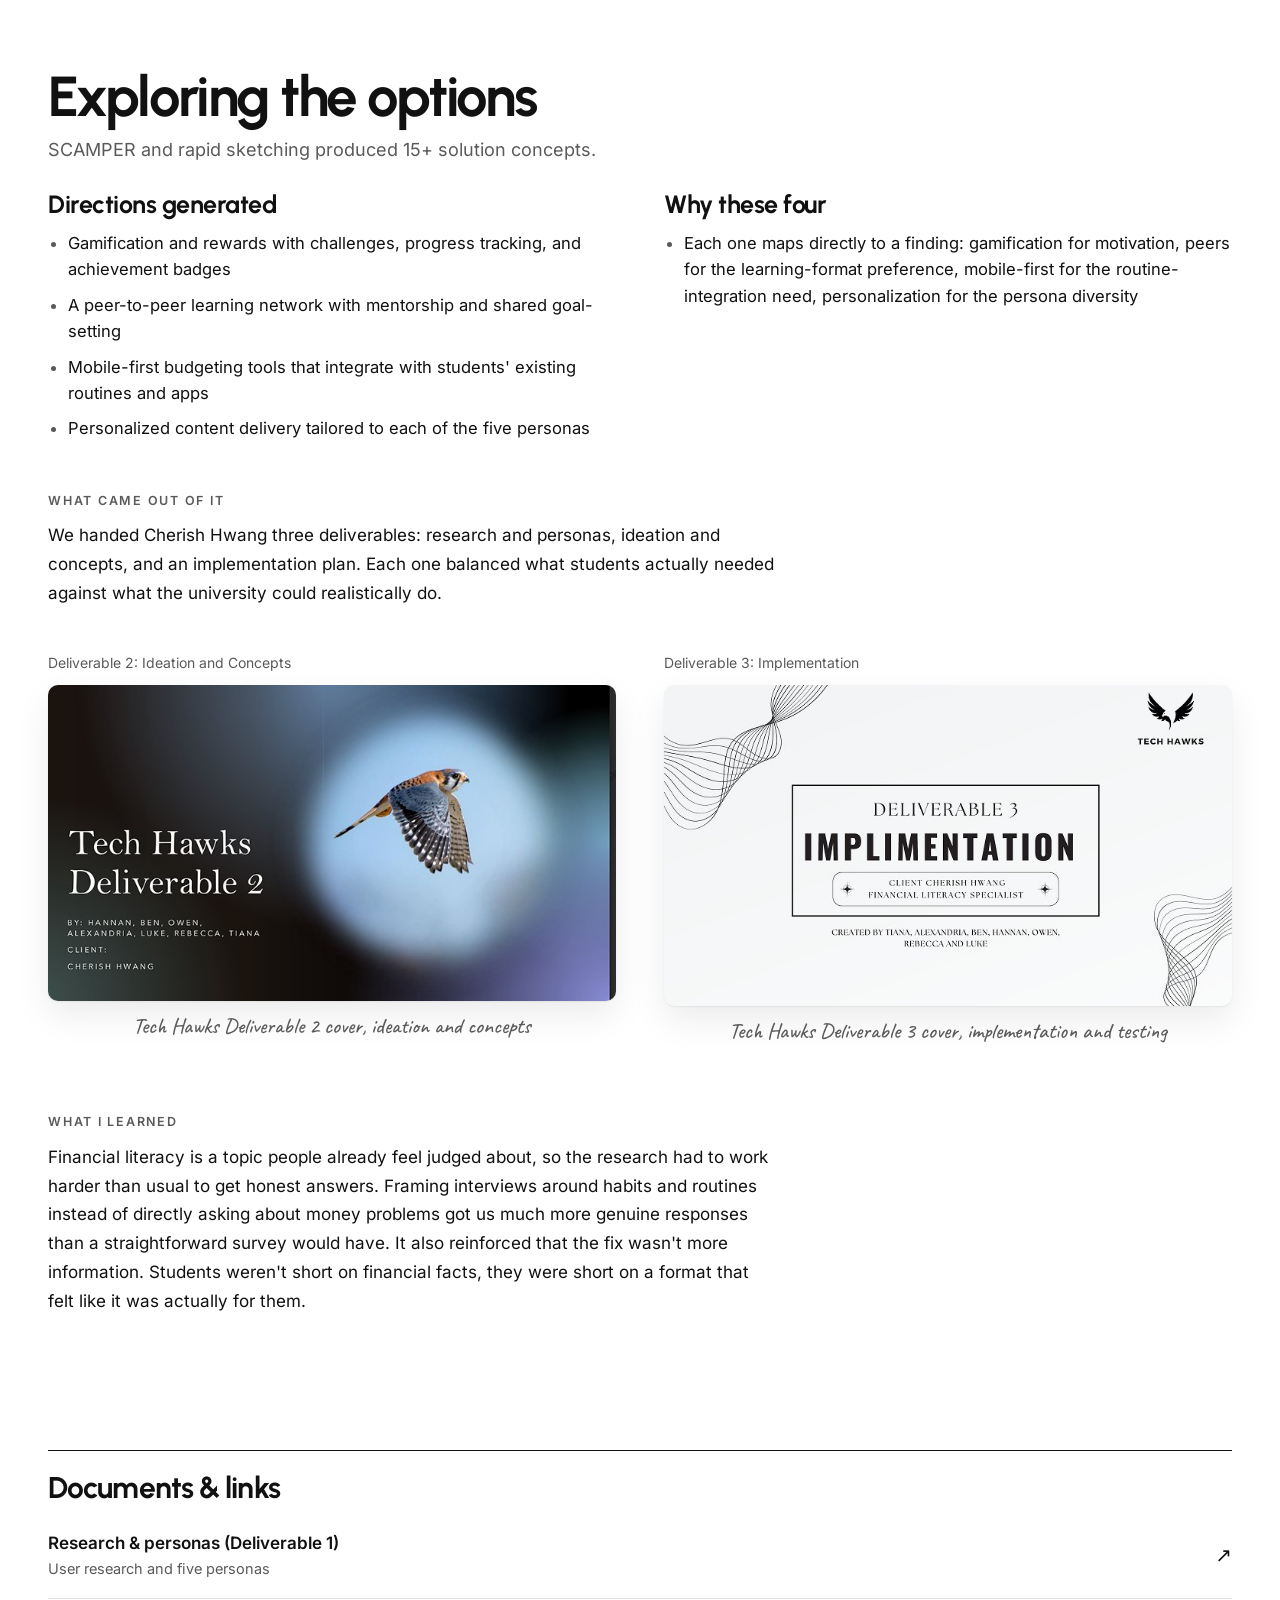
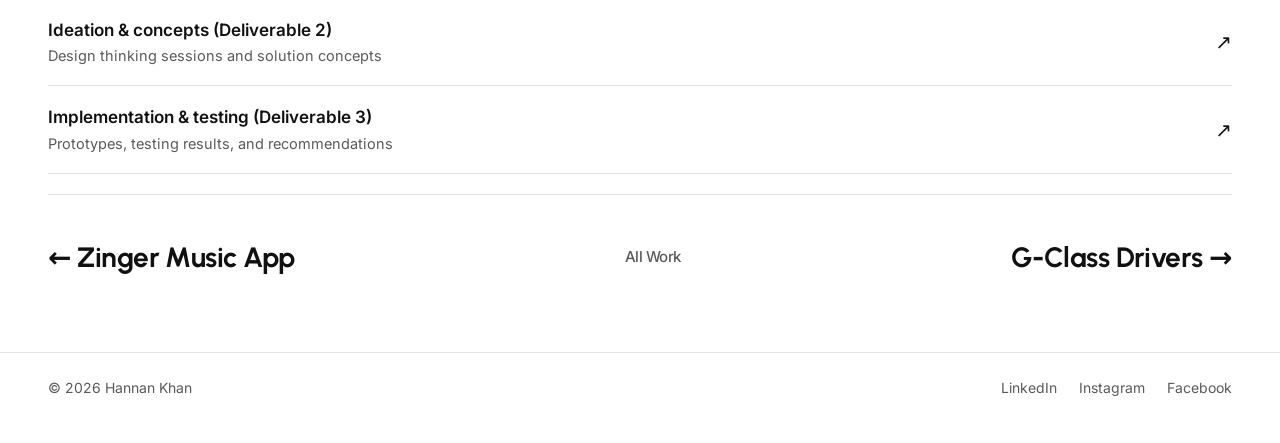
<file: case-money-management.html>
<!DOCTYPE html>
<html lang="en">
<head>
<meta charset="utf-8">
<meta name="viewport" content="width=device-width, initial-scale=1">
<title>Money Management | Client Project Case Study | Hannan Khan</title>
<meta name="description" content="A UX research and service design case study improving Wilfrid Laurier University's Dollars & Sense financial literacy program with a real client.">
<meta name="robots" content="index, follow">
<link rel="canonical" href="https://hannankhan2025.com/case-money-management">
<link rel="icon" type="image/png" href="assets/favicon.png">
<meta property="og:type" content="website">
<meta property="og:site_name" content="Hannan Khan, UX Portfolio">
<meta property="og:title" content="Money Management | Client Project Case Study | Hannan Khan">
<meta property="og:description" content="A UX research and service design case study improving Wilfrid Laurier University's Dollars & Sense financial literacy program with a real client.">
<meta property="og:url" content="https://hannankhan2025.com/case-money-management">
<meta property="og:image" content="https://hannankhan2025.com/assets/money-management.jpg">
<meta property="og:image:width" content="1200">
<meta property="og:image:height" content="800">
<meta name="twitter:card" content="summary_large_image">
<meta name="twitter:title" content="Money Management | Client Project Case Study | Hannan Khan">
<meta name="twitter:description" content="A UX research and service design case study improving Wilfrid Laurier University's Dollars & Sense financial literacy program with a real client.">
<meta name="twitter:image" content="https://hannankhan2025.com/assets/money-management.jpg">
<meta name="author" content="Hannan Khan">
<meta name="theme-color" content="#FFFFFF" media="(prefers-color-scheme: light)">
<meta name="theme-color" content="#111111" media="(prefers-color-scheme: dark)">
<link rel="preload" href="assets/fonts/urbanist-latin-700-normal.woff2" as="font" type="font/woff2" crossorigin>
<script>(function(){var d=document.documentElement;d.classList.add("js");try{var t=localStorage.getItem("theme");if(t==="light"||t==="dark")d.setAttribute("data-theme",t)}catch(e){}})();</script>
<link rel="stylesheet" href="styles.css">
<script type="application/ld+json">{"@context": "https://schema.org", "@graph": [{"@type": "Article", "@id": "https://hannankhan2025.com/case-money-management#article", "headline": "Money Management UX case study", "description": "A UX research and service design case study improving Wilfrid Laurier University's Dollars & Sense financial literacy program with a real client.", "image": "https://hannankhan2025.com/assets/money-management.jpg", "url": "https://hannankhan2025.com/case-money-management", "mainEntityOfPage": "https://hannankhan2025.com/case-money-management", "author": {"@id": "https://hannankhan2025.com/#hannan"}, "publisher": {"@id": "https://hannankhan2025.com/#hannan"}, "isPartOf": {"@id": "https://hannankhan2025.com/#site"}, "about": "User experience design"}, {"@type": "BreadcrumbList", "itemListElement": [{"@type": "ListItem", "position": 1, "name": "Home", "item": "https://hannankhan2025.com/"}, {"@type": "ListItem", "position": 2, "name": "Work", "item": "https://hannankhan2025.com/work"}, {"@type": "ListItem", "position": 3, "name": "Money Management", "item": "https://hannankhan2025.com/case-money-management"}]}]}</script>
</head>
<body>
<a class="skip" href="#main">Skip to content</a>

<header class="top">
  <div class="wrap">
    <a class="brand" href="index.html">Hannan Khan</a>
    <nav aria-label="Main">
      <ul class="nav">
        <li><a href="index.html">Home</a></li><li><a href="work.html" aria-current="page">Work</a></li><li><a href="about.html">About</a></li><li><a href="contact.html">Contact</a></li>
      </ul>
    </nav>
    <div class="top-end">
      <button class="dial" type="button" role="switch" aria-checked="false" aria-label="Dark mode"><svg class="sun" viewBox="0 0 24 24" aria-hidden="true"><circle cx="12" cy="12" r="4.5" fill="currentColor"/><path d="M12 1.5v3M12 19.5v3M1.5 12h3M19.5 12h3M4.6 4.6l2.1 2.1M17.3 17.3l2.1 2.1M4.6 19.4l2.1-2.1M17.3 6.7l2.1-2.1" stroke="currentColor" stroke-width="2.2" stroke-linecap="round"/></svg><svg class="moon" viewBox="0 0 24 24" aria-hidden="true"><path d="M20.5 14.6A8.5 8.5 0 0 1 9.4 3.5a8.5 8.5 0 1 0 11.1 11.1Z" fill="currentColor"/></svg></button>
      <a class="open" href="contact.html"><i aria-hidden="true"></i>Let's talk</a>
      <button class="menu-btn" type="button" aria-label="Open menu" aria-expanded="false">&#9776;</button>
    </div>
  </div>
</header>

<main id="main">
<section class="case-hero"><div class="wrap">
  <p class="case-eyebrow">Client project</p>
  <h1 class="serif">Money Management</h1>
  <p class="tagline">Getting Laurier students to actually use Dollars &amp; Sense, the university's financial literacy program.</p>
  <div class="case-meta"><span class="tag">UX research</span><span class="tag">Service design</span><span class="tag">Client project</span></div>
</div></section>

<div class="project-info reveal">
  <div class="info-item"><p class="il">Role</p><p class="iv">UX Researcher &amp; Designer</p></div>
  <div class="info-item"><p class="il">Team</p><p class="iv">Tech Hawks: Owen, Tiana, Alexandria, Luke, Hannan, Rebecca, Ben</p></div>
  <div class="info-item"><p class="il">Client</p><p class="iv">Cherish Hwang, Financial Literacy Specialist, Laurier</p></div>
  <div class="info-item"><p class="il">Tools</p><p class="iv">Interviews, personas, Canva, Google Drive</p></div>
</div>

<section class="tight"><div class="wrap"><div class="glance"><div class="glance-item reveal"><p class="gl">The challenge</p><p>Students weren't engaging with Laurier's Dollars &amp; Sense program. They didn't know it existed, and the format felt disconnected from their actual financial lives.</p></div><div class="glance-item reveal"><p class="gl">My approach</p><p>Interviewed 20+ students, built five personas, and used SCAMPER and rapid sketching to generate solution concepts before prototyping and testing.</p></div><div class="glance-item reveal"><p class="gl">The result</p><p>Three deliverables handed to the client, with clear recommendations and an implementation plan for the program.</p></div></div><div class="contribution reveal"><p class="cl">My contribution</p><p>Team of 7 (Tech Hawks) for client Cherish Hwang. I worked on the user research, persona development, and the ideation sessions that produced the final concepts.</p></div></div></section>


<section class="tight"><div class="wrap">
  <div class="case-img reveal"><img src="assets/money_cover.jpg" alt="Money Management project cover, Tech Hawks team, client Cherish Hwang" width="750" height="428" loading="lazy" decoding="async"><div class="cap">Money Management project cover, Tech Hawks team, client Cherish Hwang</div></div>
  <div class="key-stats reveal">
    <div class="key-stat"><b>20+</b><span>student interviews</span></div>
    <div class="key-stat"><b>5</b><span>user personas</span></div>
    <div class="key-stat"><b>15+</b><span>design solutions</span></div>
    <div class="key-stat"><b>7</b><span>person team</span></div>
  </div>
</div></section>

<section class="tight divider"><div class="wrap">
  <div class="case-2col">
    <div class="case-block reveal"><h4>The problem</h4><ul>
      <li>Students lack awareness of Dollars &amp; Sense resources and don't know where to start with financial planning</li>
      <li>Traditional presentations feel disconnected from students' real-world financial experiences and immediate needs</li>
      <li>Students prefer interactive, peer-driven learning over formal educational formats for financial topics</li>
      <li>Budgeting tools need to be mobile-friendly and integrate with students' existing routines</li>
    </ul></div>
    <div class="case-block reveal"><h4>Solution</h4><ul>
      <li>Gamification and rewards: challenges, progress tracking, and achievement badges to make learning more motivating</li>
      <li>A peer-to-peer learning network with mentorship programs and shared goal-setting communities</li>
      <li>Mobile-first budgeting tools that fit students' daily routines and existing apps</li>
      <li>Personalized content delivery, with financial literacy material tailored to different student personas</li>
    </ul></div>
  </div>

  <h4 style="margin-bottom:8px" class="label">Process</h4>
  <div class="phase reveal"><span class="phase-num">01</span><div><h5>Discovery &amp; user research</h5><p>Interviewed and surveyed students about their money habits, what they struggle with, and what they actually need.</p></div></div>
  <div class="phase reveal"><span class="phase-num">02</span><div><h5>Persona development</h5><p>Built five personas covering different financial situations, goals, and reasons students tune out.</p></div></div>
  <div class="phase reveal"><span class="phase-num">03</span><div><h5>Ideation &amp; design thinking</h5><p>Used SCAMPER and rapid sketching to come up with ideas that solved real pain points and could actually be built.</p></div></div>
  <div class="phase reveal"><span class="phase-num">04</span><div><h5>Prototyping &amp; testing</h5><p>Built mid-fidelity prototypes and tested them with students to see what actually worked.</p></div></div>

  <h4 class="cs-h reveal">What the research told me</h4><p class="cs-sub reveal">What 20+ student interviews and surveys surfaced.</p><div class="insight-grid"><div class="insight reveal"><p class="in-num">Insight 01</p><h5>Awareness, not interest, is the gap</h5><p>Students didn't know Dollars &amp; Sense existed or where to start, so visibility mattered more than content quality.</p></div><div class="insight reveal"><p class="in-num">Insight 02</p><h5>Format is the barrier</h5><p>Students weren't short on financial facts. They were short on a format that felt like it was actually for them.</p></div><div class="insight reveal"><p class="in-num">Insight 03</p><h5>Peers beat presentations</h5><p>Interactive, peer-driven learning consistently beat formal educational formats for financial topics.</p></div></div><h4 class="cs-h reveal">Exploring the options</h4><p class="cs-sub reveal">SCAMPER and rapid sketching produced 15+ solution concepts.</p><div class="case-2col"><div class="case-block reveal"><h4>Directions generated</h4><ul><li>Gamification and rewards with challenges, progress tracking, and achievement badges</li><li>A peer-to-peer learning network with mentorship and shared goal-setting</li><li>Mobile-first budgeting tools that integrate with students' existing routines and apps</li><li>Personalized content delivery tailored to each of the five personas</li></ul></div><div class="case-block reveal"><h4>Why these four</h4><ul><li>Each one maps directly to a finding: gamification for motivation, peers for the learning-format preference, mobile-first for the routine-integration need, personalization for the persona diversity</li></ul></div></div>

<div style="margin-top:44px"><h4 style="margin-bottom:14px" class="label">What came out of it</h4>
  <p class="body reveal">We handed Cherish Hwang three deliverables: research and personas, ideation and concepts, and an implementation plan. Each one balanced what students actually needed against what the university could realistically do.</p></div>

  <div class="case-2col" style="margin-top:44px">
    <div><p style="margin-bottom:10px" class="small">Deliverable 2: Ideation and Concepts</p><div class="case-img reveal"><img src="assets/money_deliverable2.jpg" alt="Tech Hawks Deliverable 2 cover, ideation and concepts" width="754" height="420" loading="lazy" decoding="async"><div class="cap">Tech Hawks Deliverable 2 cover, ideation and concepts</div></div></div>
    <div><p style="margin-bottom:10px" class="small">Deliverable 3: Implementation</p><div class="case-img reveal"><img src="assets/money_deliverable3.jpg" alt="Tech Hawks Deliverable 3 cover, implementation and testing" width="743" height="420" loading="lazy" decoding="async"><div class="cap">Tech Hawks Deliverable 3 cover, implementation and testing</div></div></div>
  </div>

  <div style="margin-top:44px"><h4 style="margin-bottom:14px" class="label">What I learned</h4>
  <p class="body reveal">Financial literacy is a topic people already feel judged about, so the research had to work harder than usual to get honest answers. Framing interviews around habits and routines instead of directly asking about money problems got us much more genuine responses than a straightforward survey would have. It also reinforced that the fix wasn't more information. Students weren't short on financial facts, they were short on a format that felt like it was actually for them.</p></div>
</div>
</section>

<div class="wrap">
<div class="doc-links reveal">
<h4>Documents &amp; links</h4>
<a class="doc-link" href="https://www.canva.com/design/DAGUaS0IaTc/vhERRhoYh61iUrOooS6Wfg/view" target="_blank" rel="noopener noreferrer"><div><div class="dl-title">Research &amp; personas (Deliverable 1)</div><div class="dl-sub">User research and five personas</div></div><span class="dl-arrow">&#8599;</span></a>
<a class="doc-link" href="https://drive.google.com/file/d/17KtkdFnqCKzwvQ3ZeUvvaSRnp99ZZaW6/view" target="_blank" rel="noopener noreferrer"><div><div class="dl-title">Ideation &amp; concepts (Deliverable 2)</div><div class="dl-sub">Design thinking sessions and solution concepts</div></div><span class="dl-arrow">&#8599;</span></a>
<a class="doc-link" href="https://www.canva.com/design/DAGXnMBwWSo/4e7V-wbwih7v02ReZqzbSA/view" target="_blank" rel="noopener noreferrer"><div><div class="dl-title">Implementation &amp; testing (Deliverable 3)</div><div class="dl-sub">Prototypes, testing results, and recommendations</div></div><span class="dl-arrow">&#8599;</span></a>
</div>
</div>
<div class="wrap"><div class="case-nav reveal"><a href="case-zinger.html"> Zinger Music App</a><a href="work.html" class="quiet">All Work</a><a href="case-gclass-drivers.html">G-Class Drivers </a></div>
</main>

<footer>
  <div class="wrap">
    <span>© 2026 Hannan Khan</span>
    <span>
      <a href="https://www.linkedin.com/in/hannan-khan-906102208" target="_blank" rel="noopener">LinkedIn</a>
      <a href="https://www.instagram.com/hannankhan661" target="_blank" rel="noopener">Instagram</a>
      <a href="https://www.facebook.com/hannan.khan.626385" target="_blank" rel="noopener">Facebook</a>
    </span>
  </div>
</footer>
<script src="site.js" defer></script>
</body>
</html>
</file>
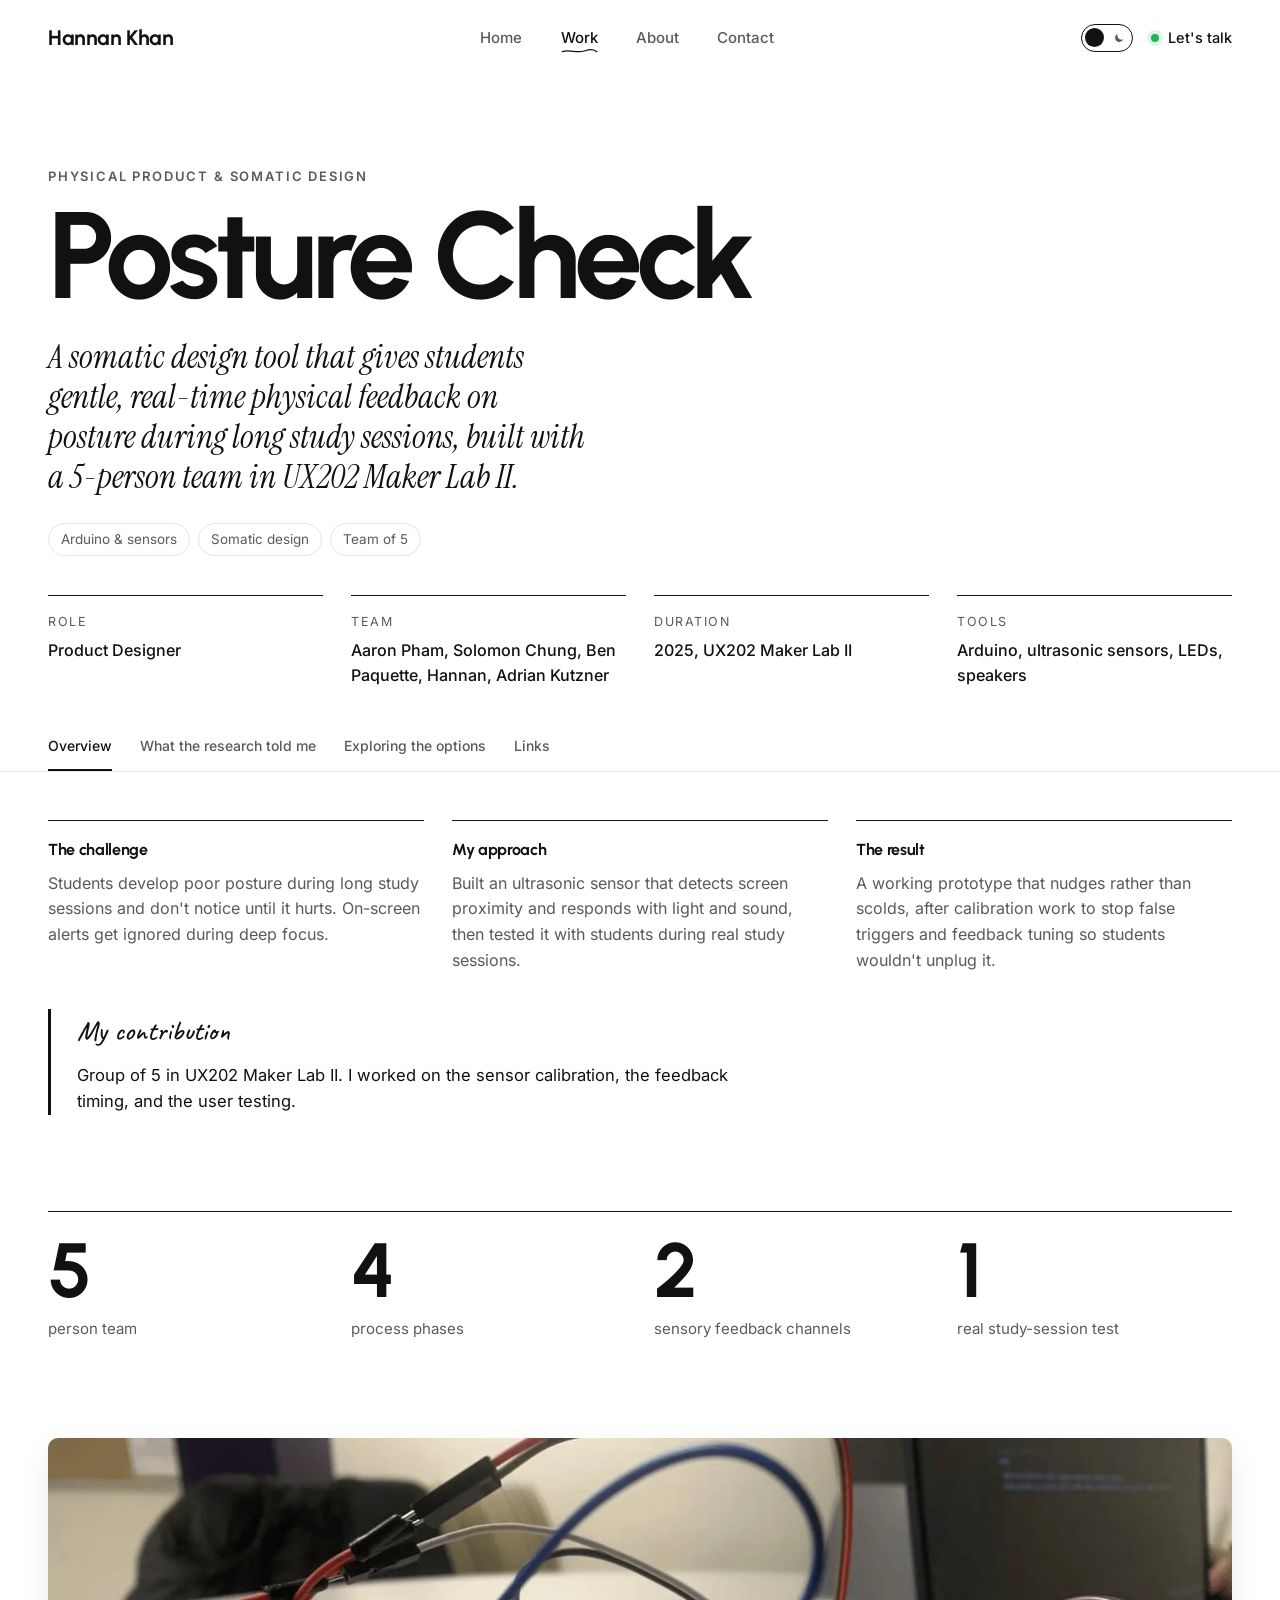
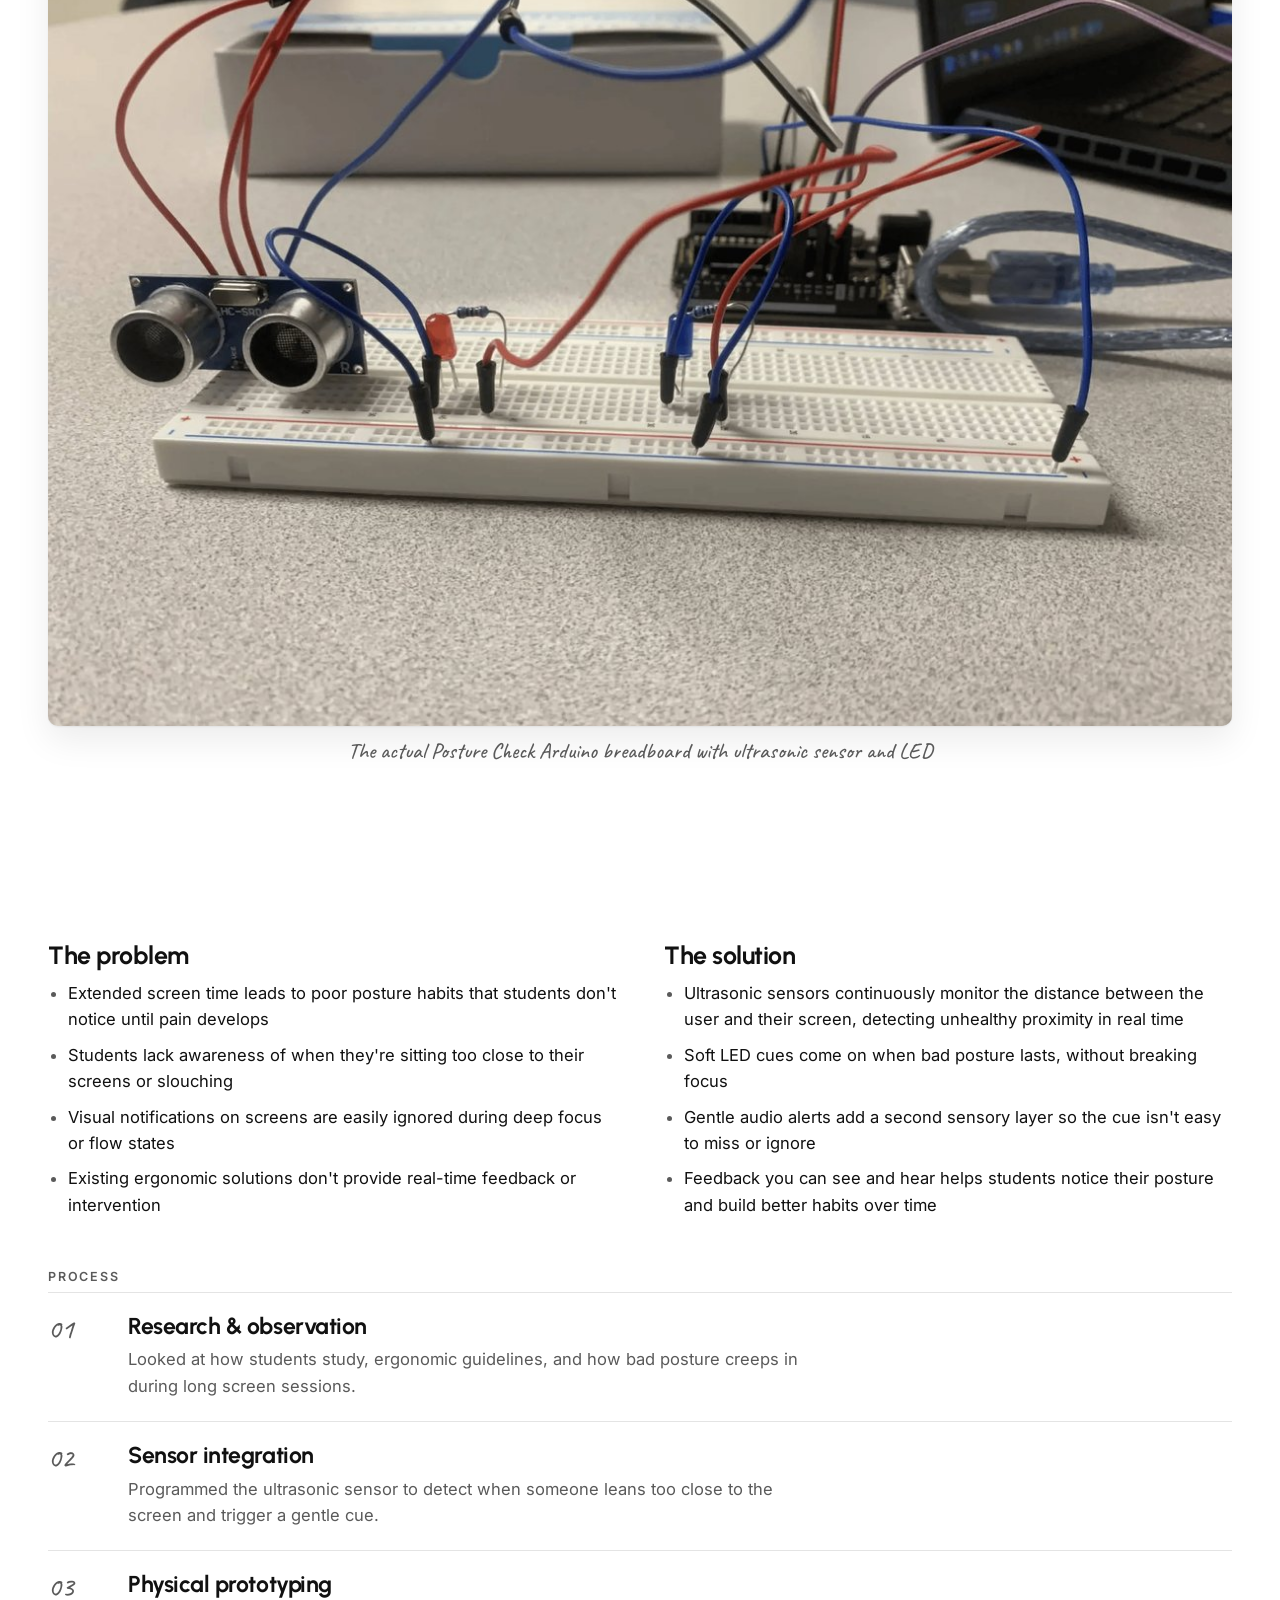
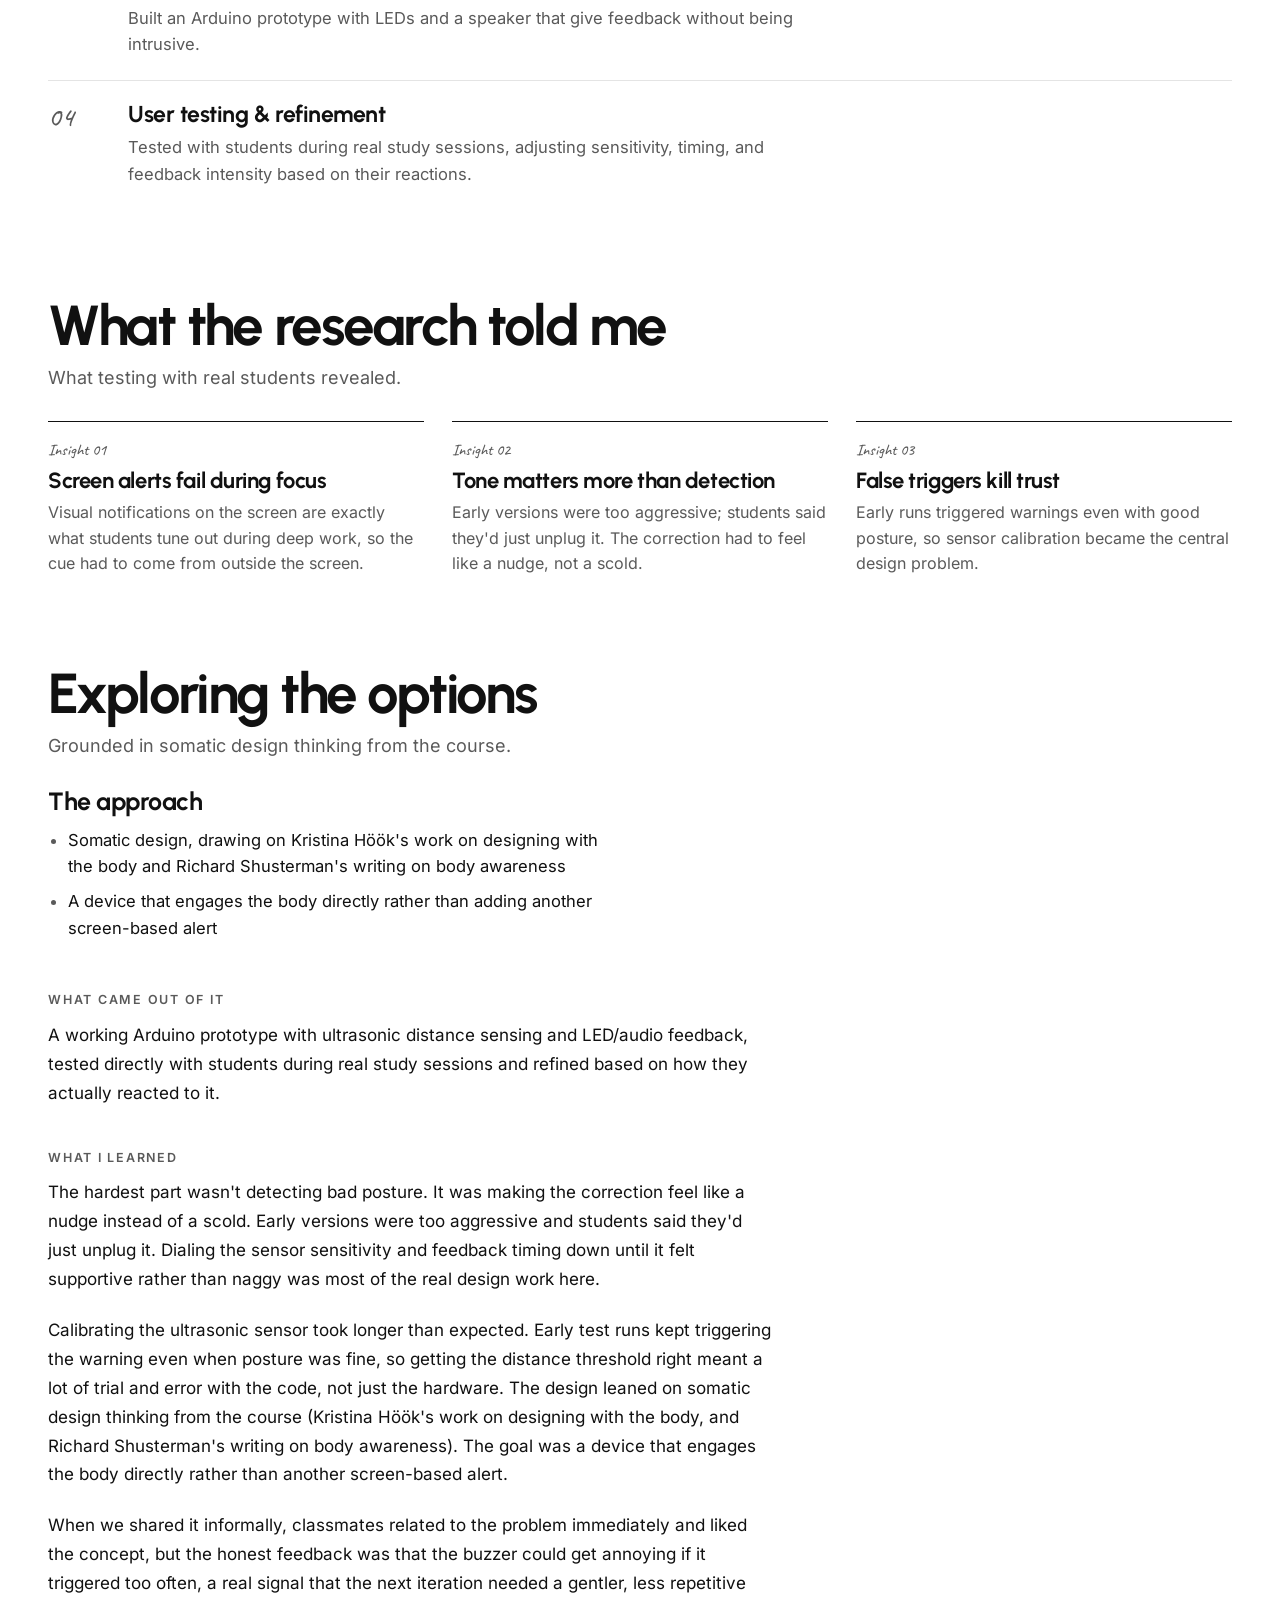
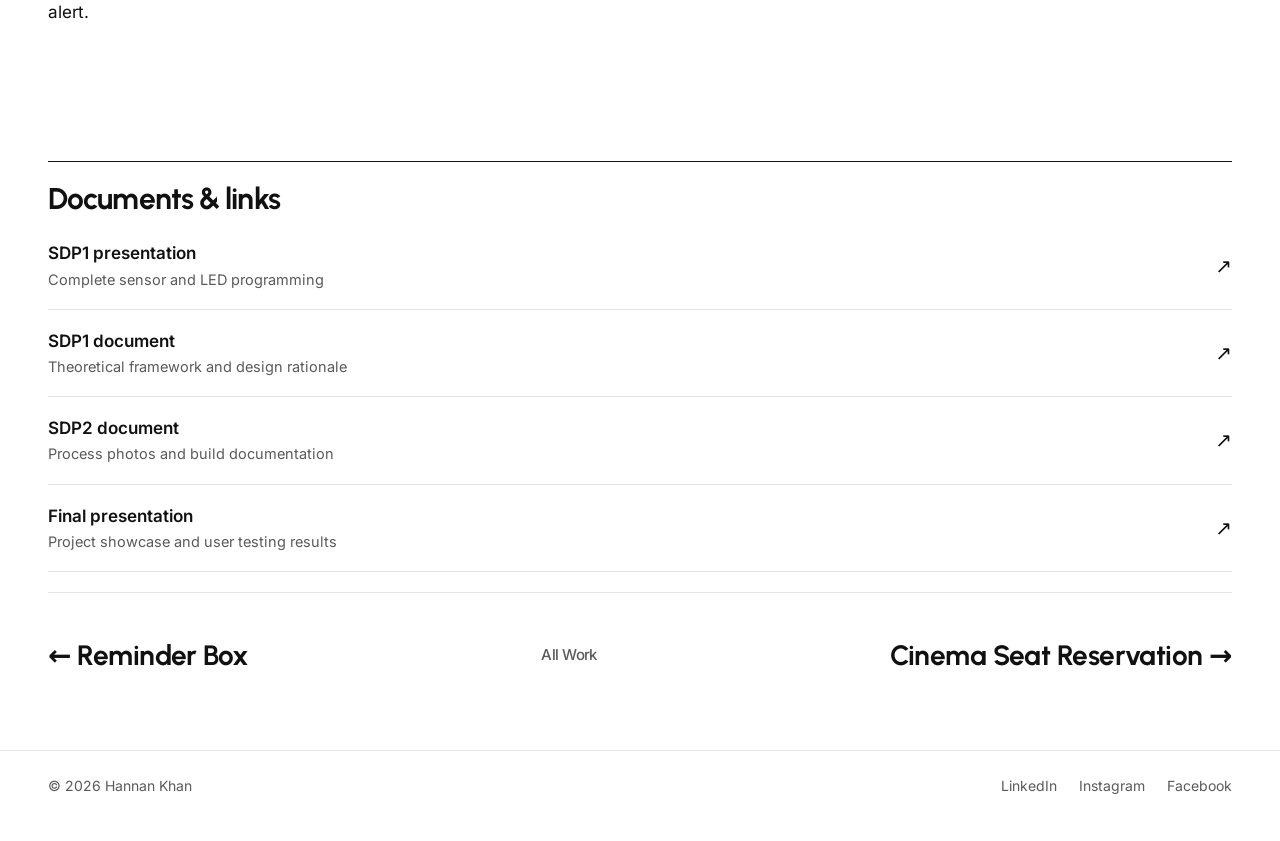
<file: case-posture-check.html>
<!DOCTYPE html>
<html lang="en">
<head>
<meta charset="utf-8">
<meta name="viewport" content="width=device-width, initial-scale=1">
<title>Posture Check | Physical Product Case Study | Hannan Khan</title>
<meta name="description" content="A somatic design Arduino prototype giving students real-time posture feedback during study sessions, built by a 5-person team in Maker Lab II.">
<meta name="robots" content="index, follow">
<link rel="canonical" href="https://hannankhan2025.com/case-posture-check">
<link rel="icon" type="image/png" href="assets/favicon.png">
<meta property="og:type" content="website">
<meta property="og:site_name" content="Hannan Khan, UX Portfolio">
<meta property="og:title" content="Posture Check | Physical Product Case Study | Hannan Khan">
<meta property="og:description" content="A somatic design Arduino prototype giving students real-time posture feedback during study sessions, built by a 5-person team in Maker Lab II.">
<meta property="og:url" content="https://hannankhan2025.com/case-posture-check">
<meta property="og:image" content="https://hannankhan2025.com/assets/posture-check.jpg">
<meta property="og:image:width" content="1200">
<meta property="og:image:height" content="800">
<meta name="twitter:card" content="summary_large_image">
<meta name="twitter:title" content="Posture Check | Physical Product Case Study | Hannan Khan">
<meta name="twitter:description" content="A somatic design Arduino prototype giving students real-time posture feedback during study sessions, built by a 5-person team in Maker Lab II.">
<meta name="twitter:image" content="https://hannankhan2025.com/assets/posture-check.jpg">
<meta name="author" content="Hannan Khan">
<meta name="theme-color" content="#FFFFFF" media="(prefers-color-scheme: light)">
<meta name="theme-color" content="#111111" media="(prefers-color-scheme: dark)">
<link rel="preload" href="assets/fonts/urbanist-latin-700-normal.woff2" as="font" type="font/woff2" crossorigin>
<script>(function(){var d=document.documentElement;d.classList.add("js");try{var t=localStorage.getItem("theme");if(t==="light"||t==="dark")d.setAttribute("data-theme",t)}catch(e){}})();</script>
<link rel="stylesheet" href="styles.css">
<script type="application/ld+json">{"@context": "https://schema.org", "@graph": [{"@type": "Article", "@id": "https://hannankhan2025.com/case-posture-check#article", "headline": "Posture Check UX case study", "description": "A somatic design Arduino prototype giving students real-time posture feedback during study sessions, built by a 5-person team in Maker Lab II.", "image": "https://hannankhan2025.com/assets/posture-check.jpg", "url": "https://hannankhan2025.com/case-posture-check", "mainEntityOfPage": "https://hannankhan2025.com/case-posture-check", "author": {"@id": "https://hannankhan2025.com/#hannan"}, "publisher": {"@id": "https://hannankhan2025.com/#hannan"}, "isPartOf": {"@id": "https://hannankhan2025.com/#site"}, "about": "User experience design"}, {"@type": "BreadcrumbList", "itemListElement": [{"@type": "ListItem", "position": 1, "name": "Home", "item": "https://hannankhan2025.com/"}, {"@type": "ListItem", "position": 2, "name": "Work", "item": "https://hannankhan2025.com/work"}, {"@type": "ListItem", "position": 3, "name": "Posture Check", "item": "https://hannankhan2025.com/case-posture-check"}]}]}</script>
</head>
<body>
<a class="skip" href="#main">Skip to content</a>

<header class="top">
  <div class="wrap">
    <a class="brand" href="index.html">Hannan Khan</a>
    <nav aria-label="Main">
      <ul class="nav">
        <li><a href="index.html">Home</a></li><li><a href="work.html" aria-current="page">Work</a></li><li><a href="about.html">About</a></li><li><a href="contact.html">Contact</a></li>
      </ul>
    </nav>
    <div class="top-end">
      <button class="dial" type="button" role="switch" aria-checked="false" aria-label="Dark mode"><svg class="sun" viewBox="0 0 24 24" aria-hidden="true"><circle cx="12" cy="12" r="4.5" fill="currentColor"/><path d="M12 1.5v3M12 19.5v3M1.5 12h3M19.5 12h3M4.6 4.6l2.1 2.1M17.3 17.3l2.1 2.1M4.6 19.4l2.1-2.1M17.3 6.7l2.1-2.1" stroke="currentColor" stroke-width="2.2" stroke-linecap="round"/></svg><svg class="moon" viewBox="0 0 24 24" aria-hidden="true"><path d="M20.5 14.6A8.5 8.5 0 0 1 9.4 3.5a8.5 8.5 0 1 0 11.1 11.1Z" fill="currentColor"/></svg></button>
      <a class="open" href="contact.html"><i aria-hidden="true"></i>Let's talk</a>
      <button class="menu-btn" type="button" aria-label="Open menu" aria-expanded="false">&#9776;</button>
    </div>
  </div>
</header>

<main id="main">
<section class="case-hero"><div class="wrap">
  <p class="case-eyebrow">Physical product &amp; somatic design</p>
  <h1 class="serif">Posture Check</h1>
  <p class="tagline">A somatic design tool that gives students gentle, real-time physical feedback on posture during long study sessions, built with a 5-person team in UX202 Maker Lab II.</p>
  <div class="case-meta"><span class="tag">Arduino &amp; sensors</span><span class="tag">Somatic design</span><span class="tag">Team of 5</span></div>
</div></section>

<div class="project-info reveal">
  <div class="info-item"><p class="il">Role</p><p class="iv">Product Designer</p></div>
  <div class="info-item"><p class="il">Team</p><p class="iv">Aaron Pham, Solomon Chung, Ben Paquette, Hannan, Adrian Kutzner</p></div>
  <div class="info-item"><p class="il">Duration</p><p class="iv">2025, UX202 Maker Lab II</p></div>
  <div class="info-item"><p class="il">Tools</p><p class="iv">Arduino, ultrasonic sensors, LEDs, speakers</p></div>
</div>

<section class="tight"><div class="wrap"><div class="glance"><div class="glance-item reveal"><p class="gl">The challenge</p><p>Students develop poor posture during long study sessions and don't notice until it hurts. On-screen alerts get ignored during deep focus.</p></div><div class="glance-item reveal"><p class="gl">My approach</p><p>Built an ultrasonic sensor that detects screen proximity and responds with light and sound, then tested it with students during real study sessions.</p></div><div class="glance-item reveal"><p class="gl">The result</p><p>A working prototype that nudges rather than scolds, after calibration work to stop false triggers and feedback tuning so students wouldn't unplug it.</p></div></div><div class="contribution reveal"><p class="cl">My contribution</p><p>Group of 5 in UX202 Maker Lab II. I worked on the sensor calibration, the feedback timing, and the user testing.</p></div></div></section>


<section class="tight"><div class="wrap">
  <div class="key-stats reveal">
    <div class="key-stat"><b>5</b><span>person team</span></div>
    <div class="key-stat"><b>4</b><span>process phases</span></div>
    <div class="key-stat"><b>2</b><span>sensory feedback channels</span></div>
    <div class="key-stat"><b>1</b><span>real study-session test</span></div>
  </div>
</div></section>
<section class="tight"><div class="wrap">
  <div class="case-img reveal"><img src="assets/posture_real.jpg" alt="The actual Posture Check Arduino breadboard with ultrasonic sensor and LED" width="1200" height="900" loading="lazy" decoding="async"><div class="cap">The actual Posture Check Arduino breadboard with ultrasonic sensor and LED</div></div>
</div></section>

<section class="tight divider"><div class="wrap">
  <div class="case-2col">
    <div class="case-block reveal"><h4>The problem</h4><ul>
      <li>Extended screen time leads to poor posture habits that students don't notice until pain develops</li>
      <li>Students lack awareness of when they're sitting too close to their screens or slouching</li>
      <li>Visual notifications on screens are easily ignored during deep focus or flow states</li>
      <li>Existing ergonomic solutions don't provide real-time feedback or intervention</li>
    </ul></div>
    <div class="case-block reveal"><h4>The solution</h4><ul>
      <li>Ultrasonic sensors continuously monitor the distance between the user and their screen, detecting unhealthy proximity in real time</li>
      <li>Soft LED cues come on when bad posture lasts, without breaking focus</li>
      <li>Gentle audio alerts add a second sensory layer so the cue isn't easy to miss or ignore</li>
      <li>Feedback you can see and hear helps students notice their posture and build better habits over time</li>
    </ul></div>
  </div>

  <h4 style="margin-bottom:8px" class="label">Process</h4>
  <div class="phase reveal"><span class="phase-num">01</span><div><h5>Research &amp; observation</h5><p>Looked at how students study, ergonomic guidelines, and how bad posture creeps in during long screen sessions.</p></div></div>
  <div class="phase reveal"><span class="phase-num">02</span><div><h5>Sensor integration</h5><p>Programmed the ultrasonic sensor to detect when someone leans too close to the screen and trigger a gentle cue.</p></div></div>
  <div class="phase reveal"><span class="phase-num">03</span><div><h5>Physical prototyping</h5><p>Built an Arduino prototype with LEDs and a speaker that give feedback without being intrusive.</p></div></div>
  <div class="phase reveal"><span class="phase-num">04</span><div><h5>User testing &amp; refinement</h5><p>Tested with students during real study sessions, adjusting sensitivity, timing, and feedback intensity based on their reactions.</p></div></div>

  <h4 class="cs-h reveal">What the research told me</h4><p class="cs-sub reveal">What testing with real students revealed.</p><div class="insight-grid"><div class="insight reveal"><p class="in-num">Insight 01</p><h5>Screen alerts fail during focus</h5><p>Visual notifications on the screen are exactly what students tune out during deep work, so the cue had to come from outside the screen.</p></div><div class="insight reveal"><p class="in-num">Insight 02</p><h5>Tone matters more than detection</h5><p>Early versions were too aggressive; students said they'd just unplug it. The correction had to feel like a nudge, not a scold.</p></div><div class="insight reveal"><p class="in-num">Insight 03</p><h5>False triggers kill trust</h5><p>Early runs triggered warnings even with good posture, so sensor calibration became the central design problem.</p></div></div><h4 class="cs-h reveal">Exploring the options</h4><p class="cs-sub reveal">Grounded in somatic design thinking from the course.</p><div class="case-2col"><div class="case-block reveal"><h4>The approach</h4><ul><li>Somatic design, drawing on Kristina H&ouml;&ouml;k's work on designing with the body and Richard Shusterman's writing on body awareness</li><li>A device that engages the body directly rather than adding another screen-based alert</li></ul></div></div>

<div style="margin-top:44px"><h4 style="margin-bottom:14px" class="label">What came out of it</h4>
  <p class="body reveal">A working Arduino prototype with ultrasonic distance sensing and LED/audio feedback, tested directly with students during real study sessions and refined based on how they actually reacted to it.</p></div>

  <div style="margin-top:44px"><h4 style="margin-bottom:14px" class="label">What I learned</h4>
  <p class="body reveal">The hardest part wasn't detecting bad posture. It was making the correction feel like a nudge instead of a scold. Early versions were too aggressive and students said they'd just unplug it. Dialing the sensor sensitivity and feedback timing down until it felt supportive rather than naggy was most of the real design work here.</p>
  <p style="margin-top:18px" class="body">Calibrating the ultrasonic sensor took longer than expected. Early test runs kept triggering the warning even when posture was fine, so getting the distance threshold right meant a lot of trial and error with the code, not just the hardware. The design leaned on somatic design thinking from the course (Kristina H&ouml;ök's work on designing with the body, and Richard Shusterman's writing on body awareness). The goal was a device that engages the body directly rather than another screen-based alert.</p>
  <p style="margin-top:18px" class="body">When we shared it informally, classmates related to the problem immediately and liked the concept, but the honest feedback was that the buzzer could get annoying if it triggered too often, a real signal that the next iteration needed a gentler, less repetitive alert.</p></div>
</div></section>
<div class="wrap">
<div class="doc-links reveal">
<h4>Documents &amp; links</h4>
<a class="doc-link" href="https://drive.google.com/file/d/1Cy624W6udV58uE4fUMH5gsm4h64I_W1D/view?usp=sharing" target="_blank" rel="noopener noreferrer"><div><div class="dl-title">SDP1 presentation</div><div class="dl-sub">Complete sensor and LED programming</div></div><span class="dl-arrow">&#8599;</span></a>
<a class="doc-link" href="https://drive.google.com/file/d/1YAS3XKvvWI3f8IpIPQ-9_KlSooqgCnQL/view?usp=sharing" target="_blank" rel="noopener noreferrer"><div><div class="dl-title">SDP1 document</div><div class="dl-sub">Theoretical framework and design rationale</div></div><span class="dl-arrow">&#8599;</span></a>
<a class="doc-link" href="https://drive.google.com/file/d/1QMbzOX2nfMvT-xGkfa9W68tr5G1lyHV-/view?usp=sharing" target="_blank" rel="noopener noreferrer"><div><div class="dl-title">SDP2 document</div><div class="dl-sub">Process photos and build documentation</div></div><span class="dl-arrow">&#8599;</span></a>
<a class="doc-link" href="https://drive.google.com/file/d/1RZHGUlzjkODbdkU9SYKIEca0lszBNq8h/view?usp=sharing" target="_blank" rel="noopener noreferrer"><div><div class="dl-title">Final presentation</div><div class="dl-sub">Project showcase and user testing results</div></div><span class="dl-arrow">&#8599;</span></a>
</div>
</div>
<div class="wrap"><div class="case-nav reveal"><a href="case-reminder-box.html"> Reminder Box</a><a href="work.html" class="quiet">All Work</a><a href="case-seat-reservation.html">Cinema Seat Reservation </a></div>
</main>

<footer>
  <div class="wrap">
    <span>© 2026 Hannan Khan</span>
    <span>
      <a href="https://www.linkedin.com/in/hannan-khan-906102208" target="_blank" rel="noopener">LinkedIn</a>
      <a href="https://www.instagram.com/hannankhan661" target="_blank" rel="noopener">Instagram</a>
      <a href="https://www.facebook.com/hannan.khan.626385" target="_blank" rel="noopener">Facebook</a>
    </span>
  </div>
</footer>
<script src="site.js" defer></script>
</body>
</html>
</file>
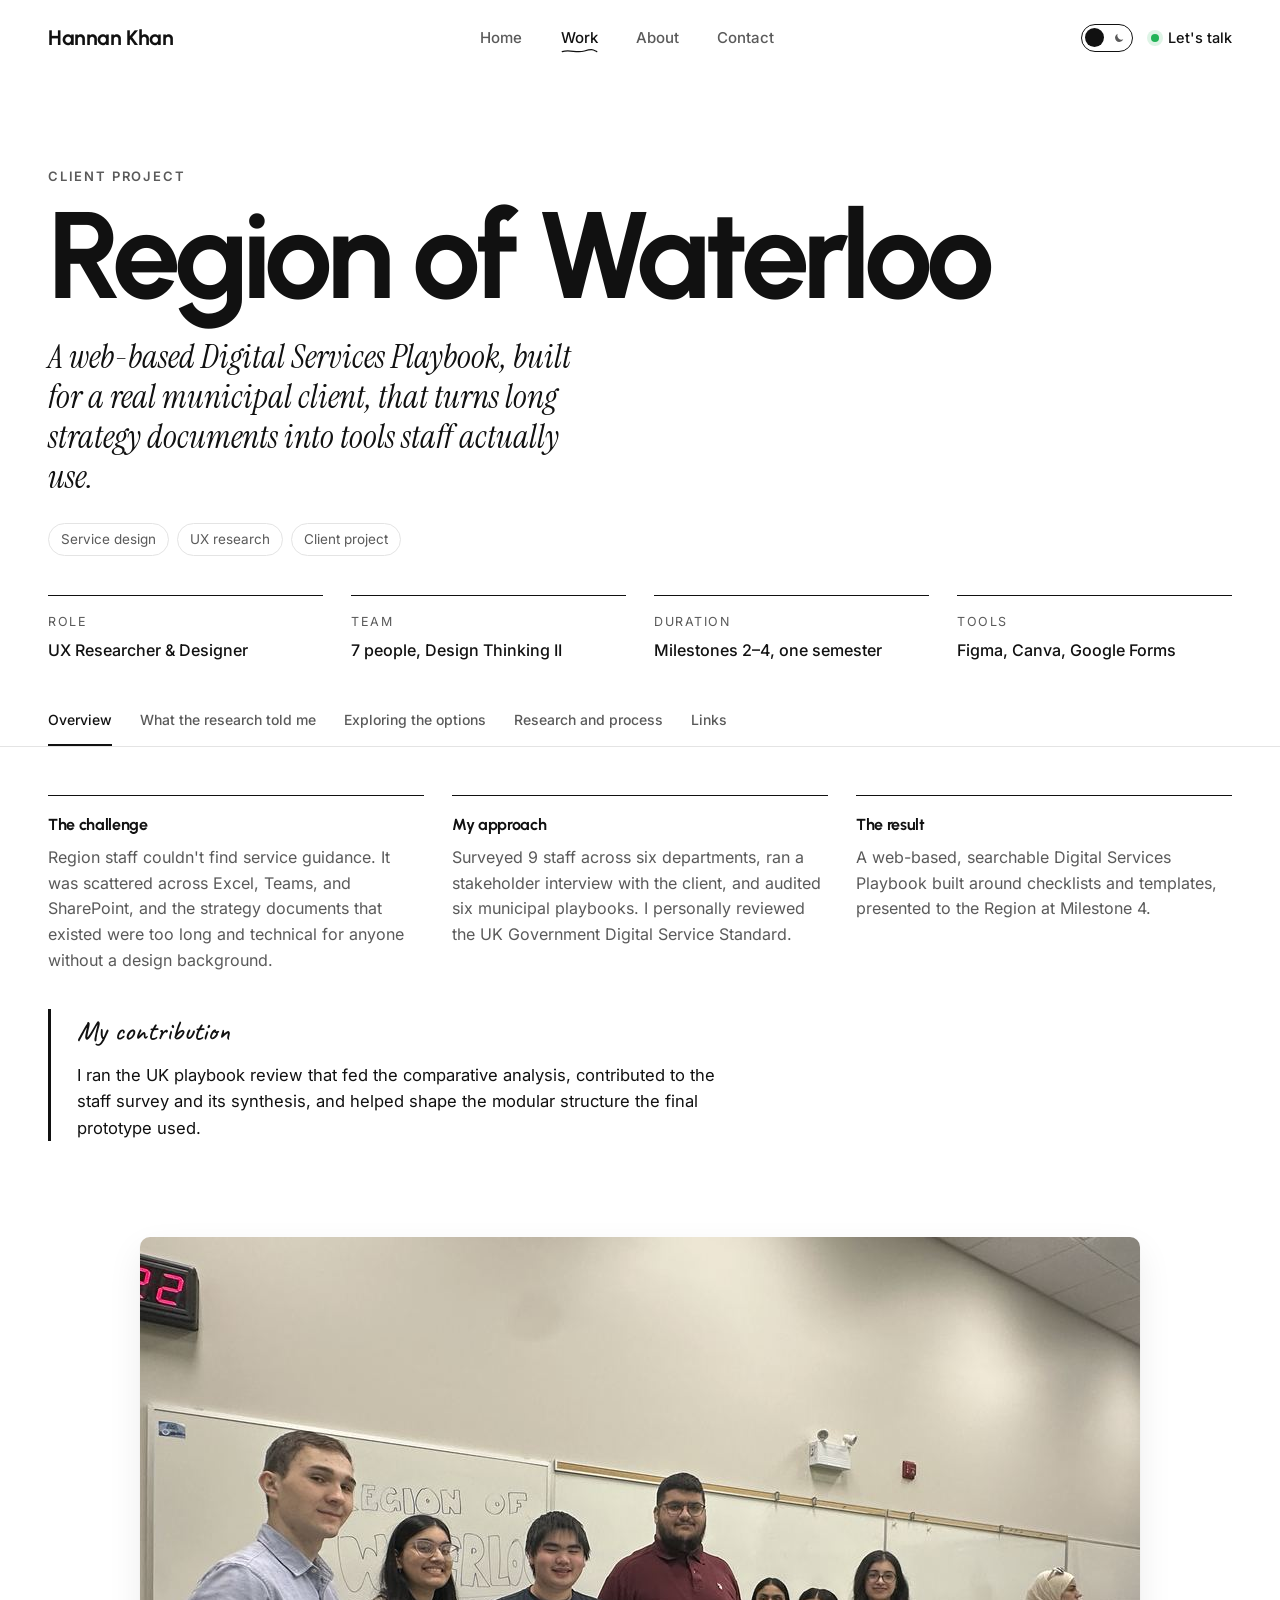
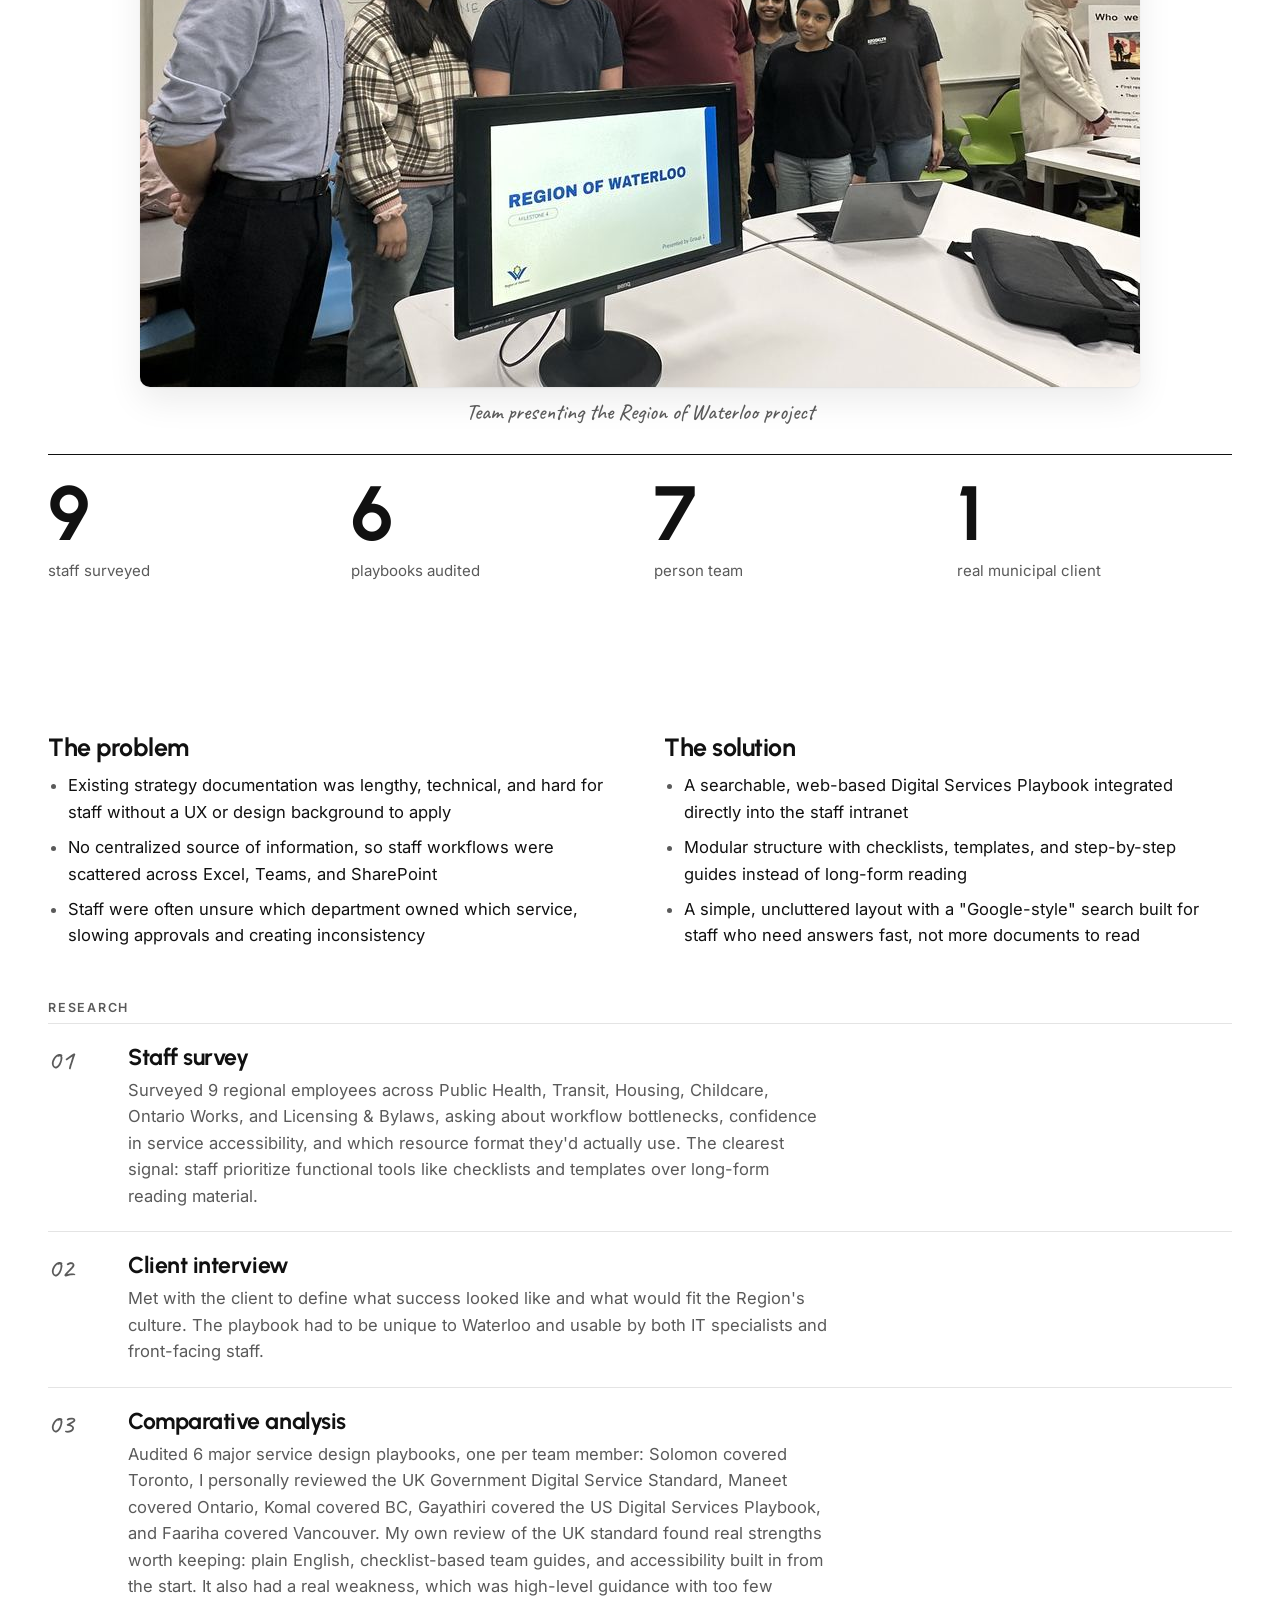
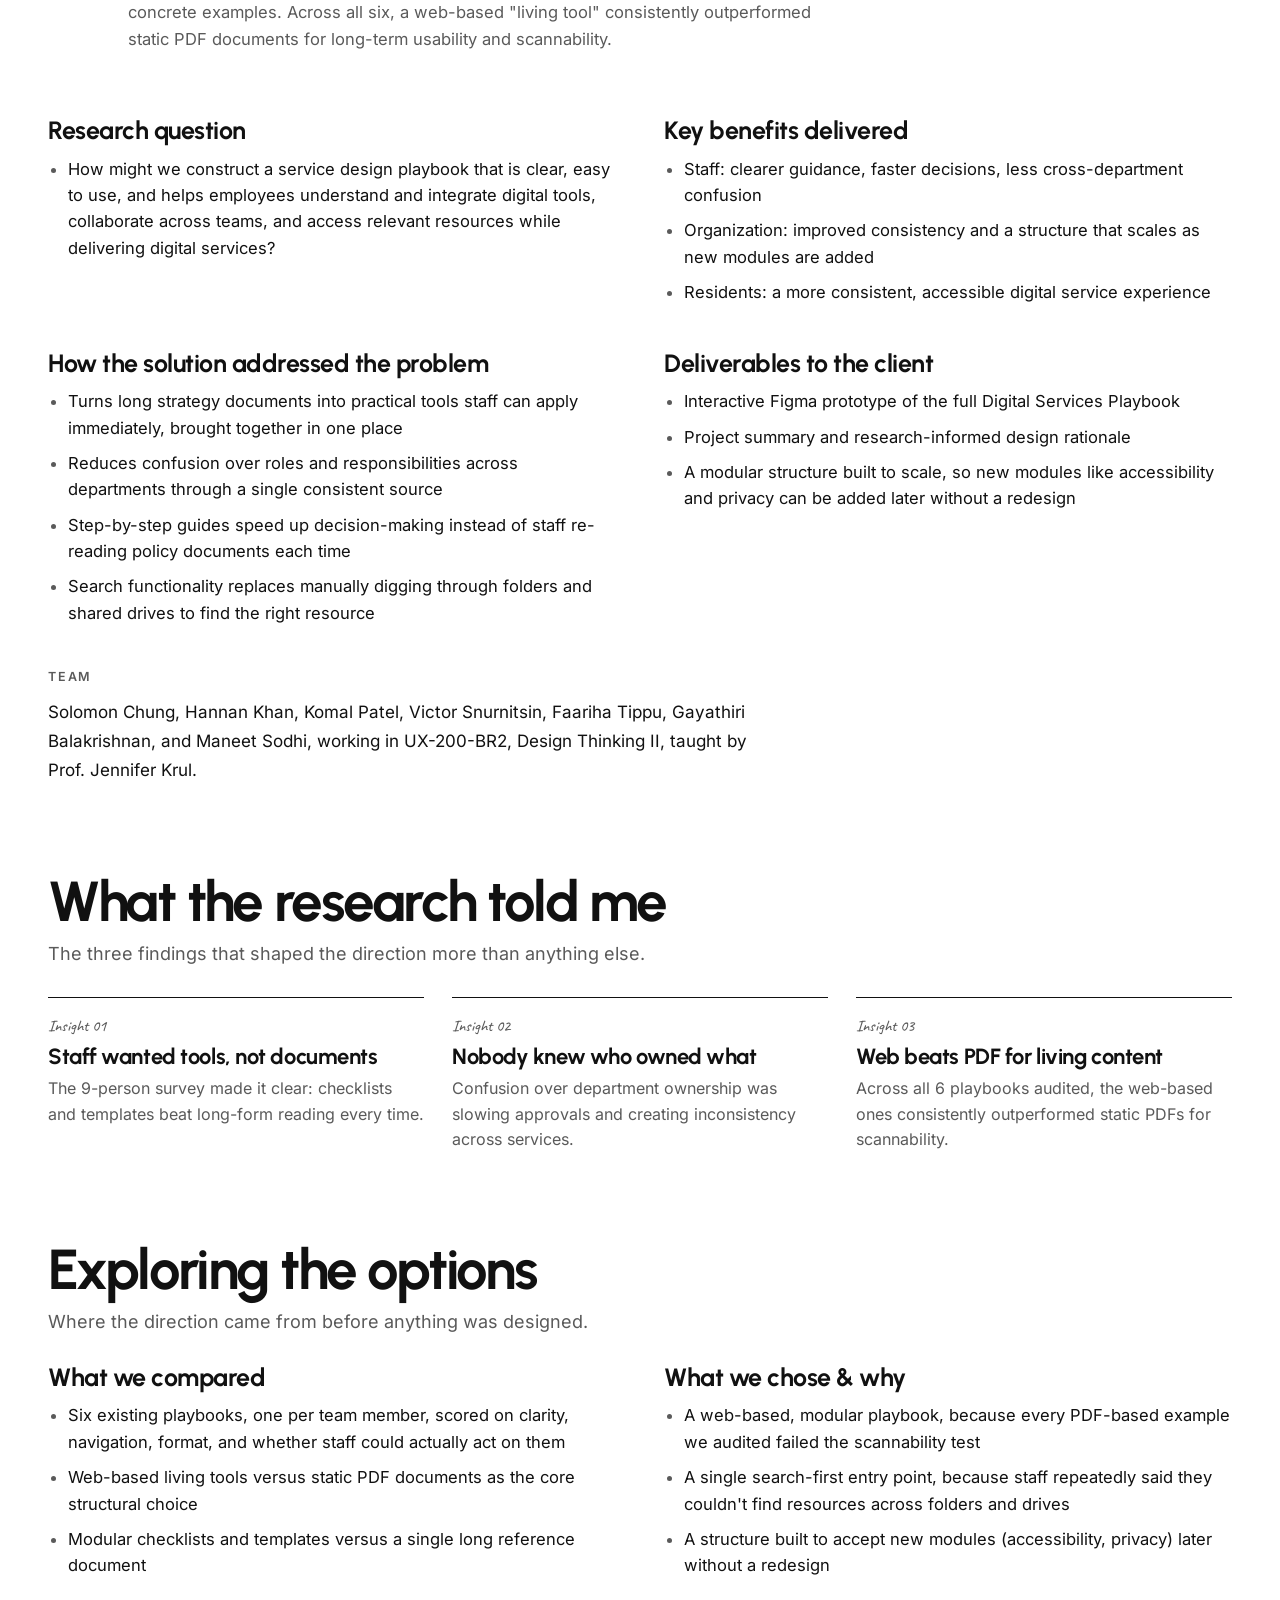
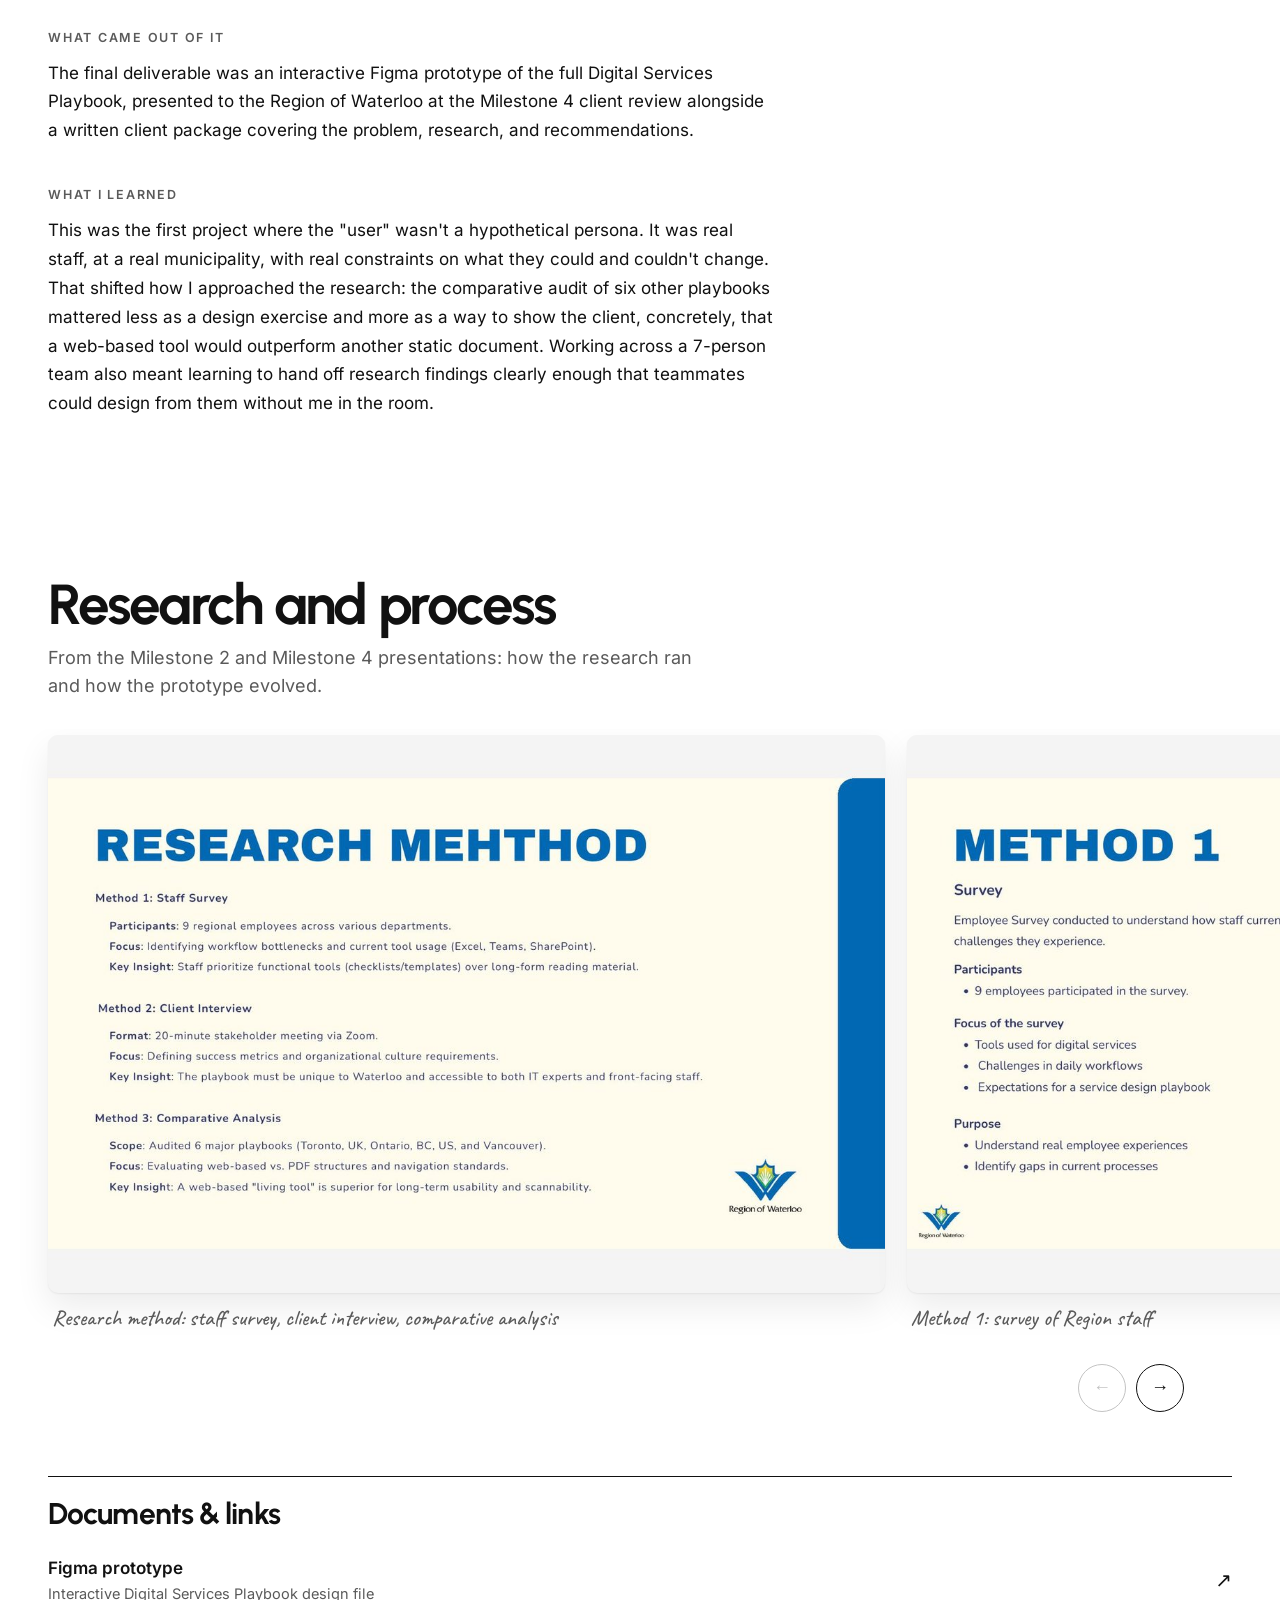
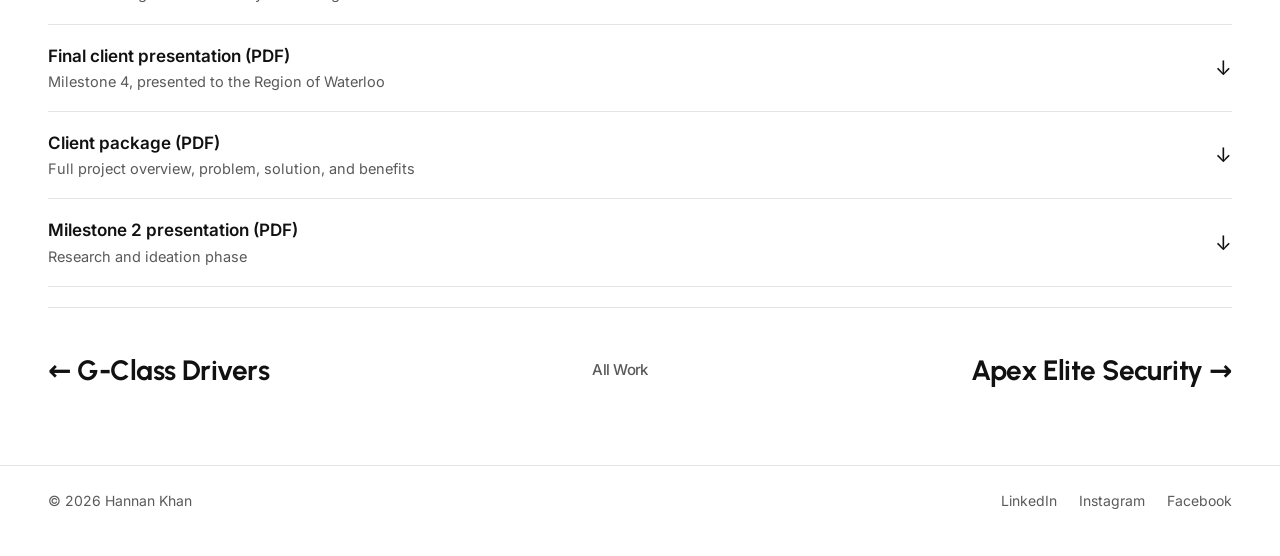
<file: case-region-of-waterloo.html>
<!DOCTYPE html>
<html lang="en">
<head>
<meta charset="utf-8">
<meta name="viewport" content="width=device-width, initial-scale=1">
<title>Region of Waterloo | Client Project Case Study | Hannan Khan</title>
<meta name="description" content="A UX research and service design case study building a Digital Services Playbook for the Region of Waterloo, a real municipal client.">
<meta name="robots" content="index, follow">
<link rel="canonical" href="https://hannankhan2025.com/case-region-of-waterloo">
<link rel="icon" type="image/png" href="assets/favicon.png">
<meta property="og:type" content="website">
<meta property="og:site_name" content="Hannan Khan, UX Portfolio">
<meta property="og:title" content="Region of Waterloo | Client Project Case Study | Hannan Khan">
<meta property="og:description" content="A UX research and service design case study building a Digital Services Playbook for the Region of Waterloo, a real municipal client.">
<meta property="og:url" content="https://hannankhan2025.com/case-region-of-waterloo">
<meta property="og:image" content="https://hannankhan2025.com/assets/region-of-waterloo.jpg">
<meta property="og:image:width" content="1200">
<meta property="og:image:height" content="800">
<meta name="twitter:card" content="summary_large_image">
<meta name="twitter:title" content="Region of Waterloo | Client Project Case Study | Hannan Khan">
<meta name="twitter:description" content="A UX research and service design case study building a Digital Services Playbook for the Region of Waterloo, a real municipal client.">
<meta name="twitter:image" content="https://hannankhan2025.com/assets/region-of-waterloo.jpg">
<meta name="author" content="Hannan Khan">
<meta name="theme-color" content="#FFFFFF" media="(prefers-color-scheme: light)">
<meta name="theme-color" content="#111111" media="(prefers-color-scheme: dark)">
<link rel="preload" href="assets/fonts/urbanist-latin-700-normal.woff2" as="font" type="font/woff2" crossorigin>
<script>(function(){var d=document.documentElement;d.classList.add("js");try{var t=localStorage.getItem("theme");if(t==="light"||t==="dark")d.setAttribute("data-theme",t)}catch(e){}})();</script>
<link rel="stylesheet" href="styles.css">
<script type="application/ld+json">{"@context": "https://schema.org", "@graph": [{"@type": "Article", "@id": "https://hannankhan2025.com/case-region-of-waterloo#article", "headline": "Region of Waterloo UX case study", "description": "A UX research and service design case study building a Digital Services Playbook for the Region of Waterloo, a real municipal client.", "image": "https://hannankhan2025.com/assets/region-of-waterloo.jpg", "url": "https://hannankhan2025.com/case-region-of-waterloo", "mainEntityOfPage": "https://hannankhan2025.com/case-region-of-waterloo", "author": {"@id": "https://hannankhan2025.com/#hannan"}, "publisher": {"@id": "https://hannankhan2025.com/#hannan"}, "isPartOf": {"@id": "https://hannankhan2025.com/#site"}, "about": "User experience design"}, {"@type": "BreadcrumbList", "itemListElement": [{"@type": "ListItem", "position": 1, "name": "Home", "item": "https://hannankhan2025.com/"}, {"@type": "ListItem", "position": 2, "name": "Work", "item": "https://hannankhan2025.com/work"}, {"@type": "ListItem", "position": 3, "name": "Region of Waterloo", "item": "https://hannankhan2025.com/case-region-of-waterloo"}]}]}</script>
</head>
<body>
<a class="skip" href="#main">Skip to content</a>

<header class="top">
  <div class="wrap">
    <a class="brand" href="index.html">Hannan Khan</a>
    <nav aria-label="Main">
      <ul class="nav">
        <li><a href="index.html">Home</a></li><li><a href="work.html" aria-current="page">Work</a></li><li><a href="about.html">About</a></li><li><a href="contact.html">Contact</a></li>
      </ul>
    </nav>
    <div class="top-end">
      <button class="dial" type="button" role="switch" aria-checked="false" aria-label="Dark mode"><svg class="sun" viewBox="0 0 24 24" aria-hidden="true"><circle cx="12" cy="12" r="4.5" fill="currentColor"/><path d="M12 1.5v3M12 19.5v3M1.5 12h3M19.5 12h3M4.6 4.6l2.1 2.1M17.3 17.3l2.1 2.1M4.6 19.4l2.1-2.1M17.3 6.7l2.1-2.1" stroke="currentColor" stroke-width="2.2" stroke-linecap="round"/></svg><svg class="moon" viewBox="0 0 24 24" aria-hidden="true"><path d="M20.5 14.6A8.5 8.5 0 0 1 9.4 3.5a8.5 8.5 0 1 0 11.1 11.1Z" fill="currentColor"/></svg></button>
      <a class="open" href="contact.html"><i aria-hidden="true"></i>Let's talk</a>
      <button class="menu-btn" type="button" aria-label="Open menu" aria-expanded="false">&#9776;</button>
    </div>
  </div>
</header>

<main id="main">
<section class="case-hero"><div class="wrap">
  <p class="case-eyebrow">Client project</p>
  <h1 class="serif">Region of Waterloo</h1>
  <p class="tagline">A web-based Digital Services Playbook, built for a real municipal client, that turns long strategy documents into tools staff actually use.</p>
  <div class="case-meta"><span class="tag">Service design</span><span class="tag">UX research</span><span class="tag">Client project</span></div>
</div></section>

<div class="project-info reveal">
  <div class="info-item"><p class="il">Role</p><p class="iv">UX Researcher &amp; Designer</p></div>
  <div class="info-item"><p class="il">Team</p><p class="iv">7 people, Design Thinking II</p></div>
  <div class="info-item"><p class="il">Duration</p><p class="iv">Milestones 2&ndash;4, one semester</p></div>
  <div class="info-item"><p class="il">Tools</p><p class="iv">Figma, Canva, Google Forms</p></div>
</div>

<section class="tight"><div class="wrap"><div class="glance"><div class="glance-item reveal"><p class="gl">The challenge</p><p>Region staff couldn't find service guidance. It was scattered across Excel, Teams, and SharePoint, and the strategy documents that existed were too long and technical for anyone without a design background.</p></div><div class="glance-item reveal"><p class="gl">My approach</p><p>Surveyed 9 staff across six departments, ran a stakeholder interview with the client, and audited six municipal playbooks. I personally reviewed the UK Government Digital Service Standard.</p></div><div class="glance-item reveal"><p class="gl">The result</p><p>A web-based, searchable Digital Services Playbook built around checklists and templates, presented to the Region at Milestone 4.</p></div></div><div class="contribution reveal"><p class="cl">My contribution</p><p>I ran the UK playbook review that fed the comparative analysis, contributed to the staff survey and its synthesis, and helped shape the modular structure the final prototype used.</p></div></div></section>


<section class="tight"><div class="wrap">
  <div class="case-img reveal"><img src="assets/row_team.jpg" alt="Team presenting the Region of Waterloo project" width="1000" height="750" loading="lazy" decoding="async"><div class="cap">Team presenting the Region of Waterloo project</div></div>
  <div class="key-stats reveal">
    <div class="key-stat"><b>9</b><span>staff surveyed</span></div>
    <div class="key-stat"><b>6</b><span>playbooks audited</span></div>
    <div class="key-stat"><b>7</b><span>person team</span></div>
    <div class="key-stat"><b>1</b><span>real municipal client</span></div>
  </div>
</div></section>

<section class="tight divider"><div class="wrap">
  <div class="case-2col">
    <div class="case-block reveal"><h4>The problem</h4><ul>
      <li>Existing strategy documentation was lengthy, technical, and hard for staff without a UX or design background to apply</li>
      <li>No centralized source of information, so staff workflows were scattered across Excel, Teams, and SharePoint</li>
      <li>Staff were often unsure which department owned which service, slowing approvals and creating inconsistency</li>
    </ul></div>
    <div class="case-block reveal"><h4>The solution</h4><ul>
      <li>A searchable, web-based Digital Services Playbook integrated directly into the staff intranet</li>
      <li>Modular structure with checklists, templates, and step-by-step guides instead of long-form reading</li>
      <li>A simple, uncluttered layout with a "Google-style" search built for staff who need answers fast, not more documents to read</li>
    </ul></div>
  </div>

  <h4 style="margin-bottom:8px" class="label">Research</h4>
  <div class="phase reveal"><span class="phase-num">01</span><div><h5>Staff survey</h5><p>Surveyed 9 regional employees across Public Health, Transit, Housing, Childcare, Ontario Works, and Licensing &amp; Bylaws, asking about workflow bottlenecks, confidence in service accessibility, and which resource format they'd actually use. The clearest signal: staff prioritize functional tools like checklists and templates over long-form reading material.</p></div></div>
  <div class="phase reveal"><span class="phase-num">02</span><div><h5>Client interview</h5><p>Met with the client to define what success looked like and what would fit the Region's culture. The playbook had to be unique to Waterloo and usable by both IT specialists and front-facing staff.</p></div></div>
  <div class="phase reveal"><span class="phase-num">03</span><div><h5>Comparative analysis</h5><p>Audited 6 major service design playbooks, one per team member: Solomon covered Toronto, I personally reviewed the UK Government Digital Service Standard, Maneet covered Ontario, Komal covered BC, Gayathiri covered the US Digital Services Playbook, and Faariha covered Vancouver. My own review of the UK standard found real strengths worth keeping: plain English, checklist-based team guides, and accessibility built in from the start. It also had a real weakness, which was high-level guidance with too few concrete examples. Across all six, a web-based "living tool" consistently outperformed static PDF documents for long-term usability and scannability.</p></div></div>

  <div class="case-2col" style="margin-top:44px">
    <div class="case-block reveal"><h4>Research question</h4><ul>
      <li>How might we construct a service design playbook that is clear, easy to use, and helps employees understand and integrate digital tools, collaborate across teams, and access relevant resources while delivering digital services?</li>
    </ul></div>
    <div class="case-block reveal"><h4>Key benefits delivered</h4><ul>
      <li>Staff: clearer guidance, faster decisions, less cross-department confusion</li>
      <li>Organization: improved consistency and a structure that scales as new modules are added</li>
      <li>Residents: a more consistent, accessible digital service experience</li>
    </ul></div>
  </div>

  <div class="case-2col">
    <div class="case-block reveal"><h4>How the solution addressed the problem</h4><ul>
      <li>Turns long strategy documents into practical tools staff can apply immediately, brought together in one place</li>
      <li>Reduces confusion over roles and responsibilities across departments through a single consistent source</li>
      <li>Step-by-step guides speed up decision-making instead of staff re-reading policy documents each time</li>
      <li>Search functionality replaces manually digging through folders and shared drives to find the right resource</li>
    </ul></div>
    <div class="case-block reveal"><h4>Deliverables to the client</h4><ul>
      <li>Interactive Figma prototype of the full Digital Services Playbook</li>
      <li>Project summary and research-informed design rationale</li>
      <li>A modular structure built to scale, so new modules like accessibility and privacy can be added later without a redesign</li>
    </ul></div>
  </div>

  <div style="margin-top:12px"><h4 style="margin-bottom:14px" class="label">Team</h4>
  <p style="margin-bottom:24px" class="body">Solomon Chung, Hannan Khan, Komal Patel, Victor Snurnitsin, Faariha Tippu, Gayathiri Balakrishnan, and Maneet Sodhi, working in UX-200-BR2, Design Thinking II, taught by Prof. Jennifer Krul.</p>

<h4 class="cs-h reveal">What the research told me</h4><p class="cs-sub reveal">The three findings that shaped the direction more than anything else.</p><div class="insight-grid"><div class="insight reveal"><p class="in-num">Insight 01</p><h5>Staff wanted tools, not documents</h5><p>The 9-person survey made it clear: checklists and templates beat long-form reading every time.</p></div><div class="insight reveal"><p class="in-num">Insight 02</p><h5>Nobody knew who owned what</h5><p>Confusion over department ownership was slowing approvals and creating inconsistency across services.</p></div><div class="insight reveal"><p class="in-num">Insight 03</p><h5>Web beats PDF for living content</h5><p>Across all 6 playbooks audited, the web-based ones consistently outperformed static PDFs for scannability.</p></div></div><h4 class="cs-h reveal">Exploring the options</h4><p class="cs-sub reveal">Where the direction came from before anything was designed.</p><div class="case-2col"><div class="case-block reveal"><h4>What we compared</h4><ul><li>Six existing playbooks, one per team member, scored on clarity, navigation, format, and whether staff could actually act on them</li><li>Web-based living tools versus static PDF documents as the core structural choice</li><li>Modular checklists and templates versus a single long reference document</li></ul></div><div class="case-block reveal"><h4>What we chose &amp; why</h4><ul><li>A web-based, modular playbook, because every PDF-based example we audited failed the scannability test</li><li>A single search-first entry point, because staff repeatedly said they couldn't find resources across folders and drives</li><li>A structure built to accept new modules (accessibility, privacy) later without a redesign</li></ul></div></div>

  <h4 style="margin-bottom:14px" class="label">What came out of it</h4>
  <p style="margin-bottom:24px" class="body">The final deliverable was an interactive Figma prototype of the full Digital Services Playbook, presented to the Region of Waterloo at the Milestone 4 client review alongside a written client package covering the problem, research, and recommendations.</p>

  <h4 style="margin-bottom:14px" class="label">What I learned</h4>
  <p class="body reveal">This was the first project where the "user" wasn't a hypothetical persona. It was real staff, at a real municipality, with real constraints on what they could and couldn't change. That shifted how I approached the research: the comparative audit of six other playbooks mattered less as a design exercise and more as a way to show the client, concretely, that a web-based tool would outperform another static document. Working across a 7-person team also meant learning to hand off research findings clearly enough that teammates could design from them without me in the room.</p></div>
</div></section>

<div class="wrap">
<h4 class="cs-h reveal">Research and process</h4><p class="cs-sub reveal">From the Milestone 2 and Milestone 4 presentations: how the research ran and how the prototype evolved.</p><div class="gallery"><div class="case-img reveal"><img src="assets/process/region-of-waterloo-rowF-03.jpg" alt="Research method: staff survey, client interview, comparative analysis" loading="lazy" decoding="async"><div class="cap">Research method: staff survey, client interview, comparative analysis</div></div><div class="case-img reveal"><img src="assets/process/region-of-waterloo-rowM-04.jpg" alt="Method 1: survey of Region staff" loading="lazy" decoding="async"><div class="cap">Method 1: survey of Region staff</div></div><div class="case-img reveal"><img src="assets/process/region-of-waterloo-rowM-05.jpg" alt="Method 2: client interview" loading="lazy" decoding="async"><div class="cap">Method 2: client interview</div></div><div class="case-img reveal"><img src="assets/process/region-of-waterloo-rowM-06.jpg" alt="Method 3: comparison analysis of six playbooks" loading="lazy" decoding="async"><div class="cap">Method 3: comparison analysis of six playbooks</div></div><div class="case-img reveal"><img src="assets/process/region-of-waterloo-rowF-05.jpg" alt="Ideation phase" loading="lazy" decoding="async"><div class="cap">Ideation phase</div></div><div class="case-img reveal"><img src="assets/process/region-of-waterloo-rowF-06.jpg" alt="Low-fidelity prototype" loading="lazy" decoding="async"><div class="cap">Low-fidelity prototype</div></div><div class="case-img reveal"><img src="assets/process/region-of-waterloo-rowF-07.jpg" alt="Wireframe layouts for search and module pages" loading="lazy" decoding="async"><div class="cap">Wireframe layouts for search and module pages</div></div><div class="case-img reveal"><img src="assets/process/region-of-waterloo-rowF-08.jpg" alt="Mid-fidelity prototype" loading="lazy" decoding="async"><div class="cap">Mid-fidelity prototype</div></div><div class="case-img reveal"><img src="assets/process/region-of-waterloo-rowF-09.jpg" alt="Final prototype presented at Milestone 4" loading="lazy" decoding="async"><div class="cap">Final prototype presented at Milestone 4</div></div></div>
<div class="doc-links reveal">
<h4>Documents &amp; links</h4>
<a class="doc-link" href="https://www.figma.com/design/nVWMtolKy8tznhacUoEE5r/Region-of-Waterloo-Digital-Services-Playbook?node-id=0-1" target="_blank" rel="noopener noreferrer"><div><div class="dl-title">Figma prototype</div><div class="dl-sub">Interactive Digital Services Playbook design file</div></div><span class="dl-arrow">&#8599;</span></a>
<a class="doc-link" href="downloads/Region-of-Waterloo-Final-Presentation.pdf" target="_blank"><div><div class="dl-title">Final client presentation (PDF)</div><div class="dl-sub">Milestone 4, presented to the Region of Waterloo</div></div><span class="dl-arrow">&#8595;</span></a>
<a class="doc-link" href="downloads/Region-of-Waterloo-Client-Package.pdf" target="_blank"><div><div class="dl-title">Client package (PDF)</div><div class="dl-sub">Full project overview, problem, solution, and benefits</div></div><span class="dl-arrow">&#8595;</span></a>
<a class="doc-link" href="downloads/Region-of-Waterloo-Milestone-2-Presentation.pdf" target="_blank"><div><div class="dl-title">Milestone 2 presentation (PDF)</div><div class="dl-sub">Research and ideation phase</div></div><span class="dl-arrow">&#8595;</span></a>
</div>
</div>
<div class="wrap"><div class="case-nav reveal"><a href="case-gclass-drivers.html"> G-Class Drivers</a><a href="work.html" class="quiet">All Work</a><a href="case-apex-security.html">Apex Elite Security </a></div>
</main>

<footer>
  <div class="wrap">
    <span>© 2026 Hannan Khan</span>
    <span>
      <a href="https://www.linkedin.com/in/hannan-khan-906102208" target="_blank" rel="noopener">LinkedIn</a>
      <a href="https://www.instagram.com/hannankhan661" target="_blank" rel="noopener">Instagram</a>
      <a href="https://www.facebook.com/hannan.khan.626385" target="_blank" rel="noopener">Facebook</a>
    </span>
  </div>
</footer>
<script src="site.js" defer></script>
</body>
</html>
</file>
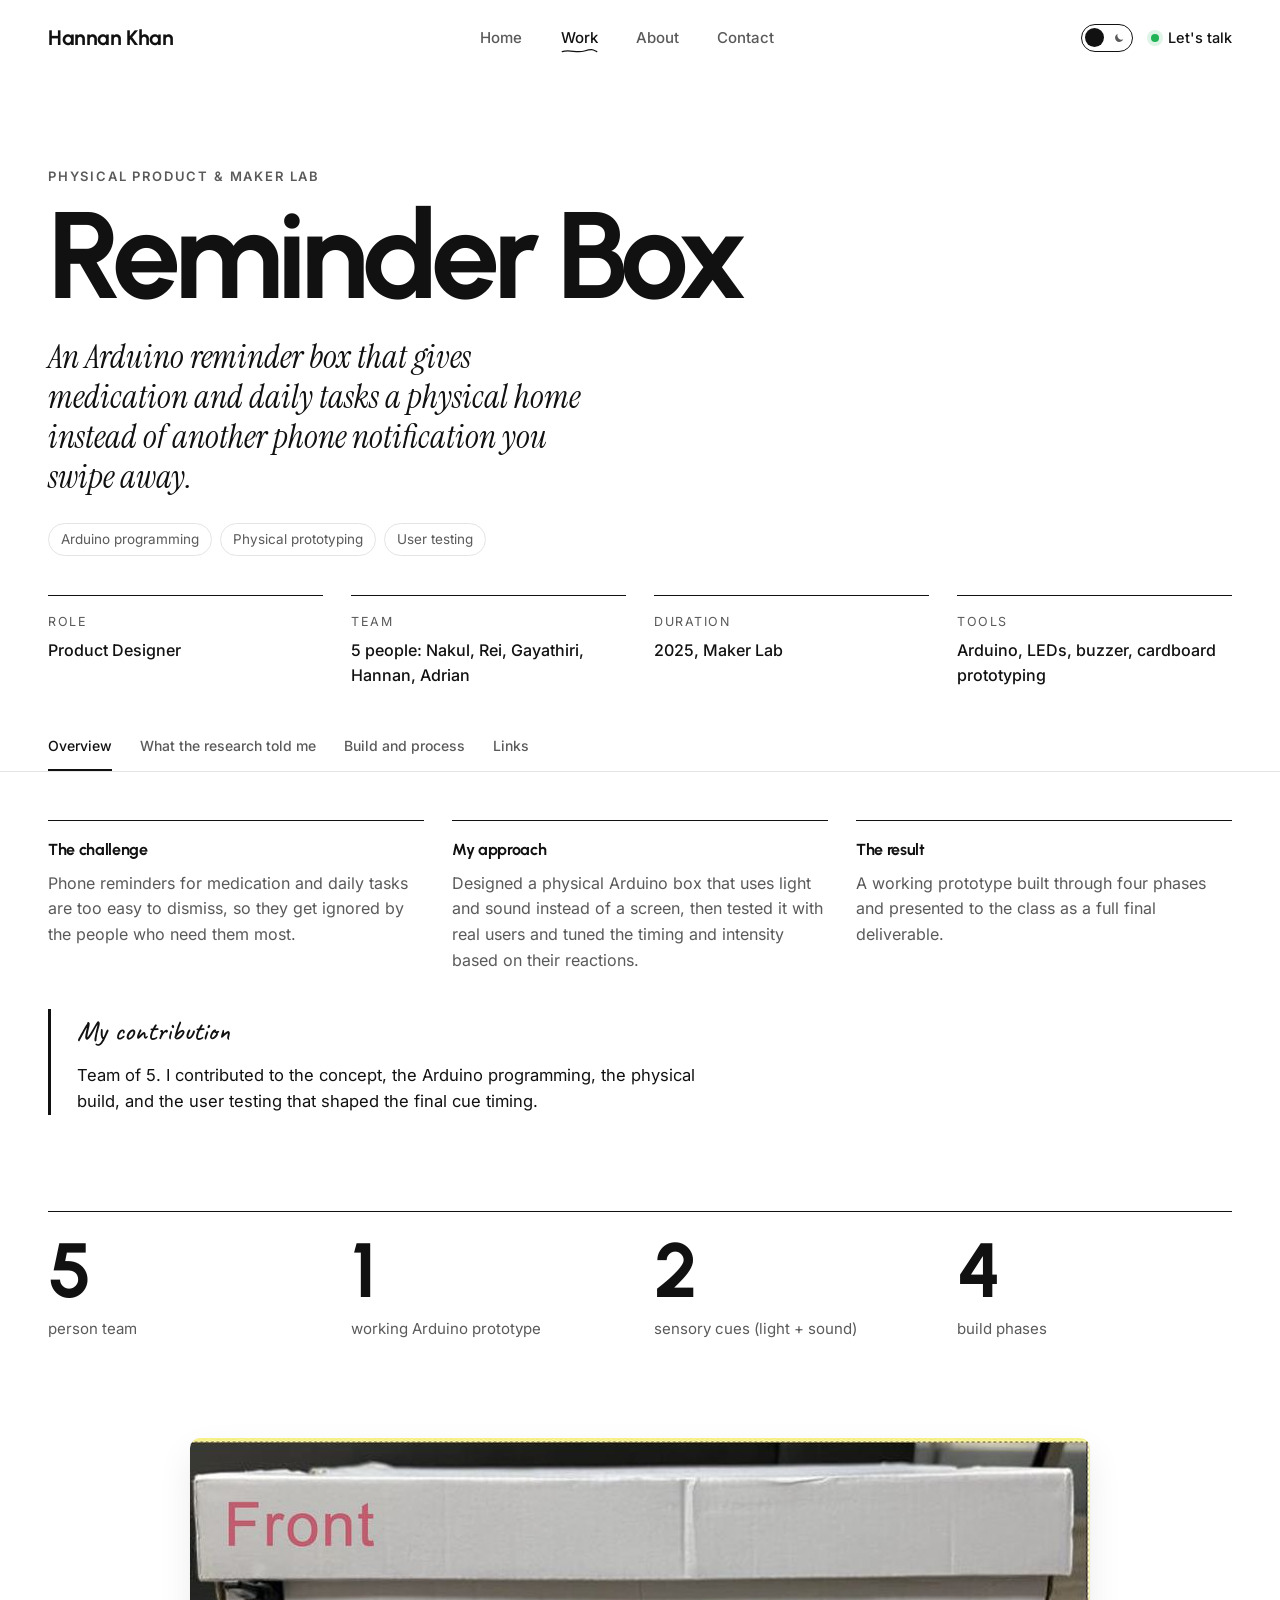
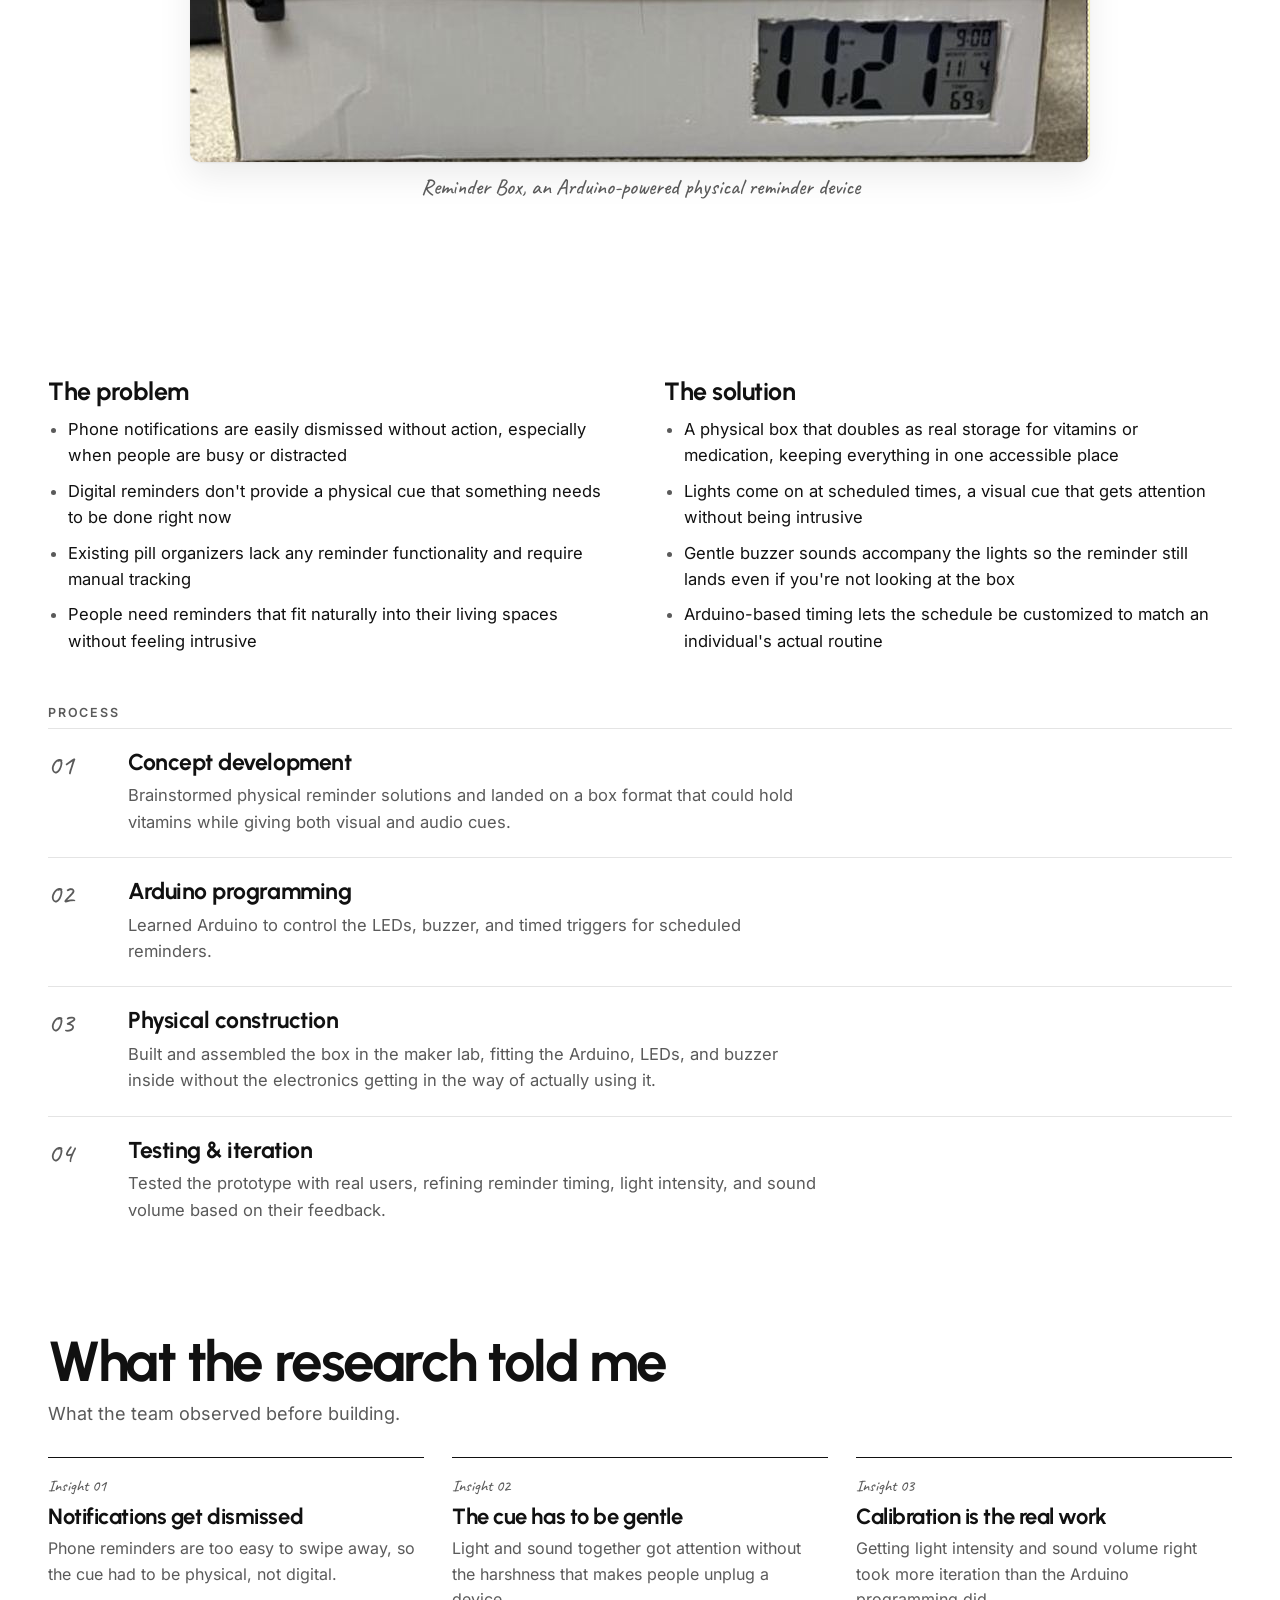
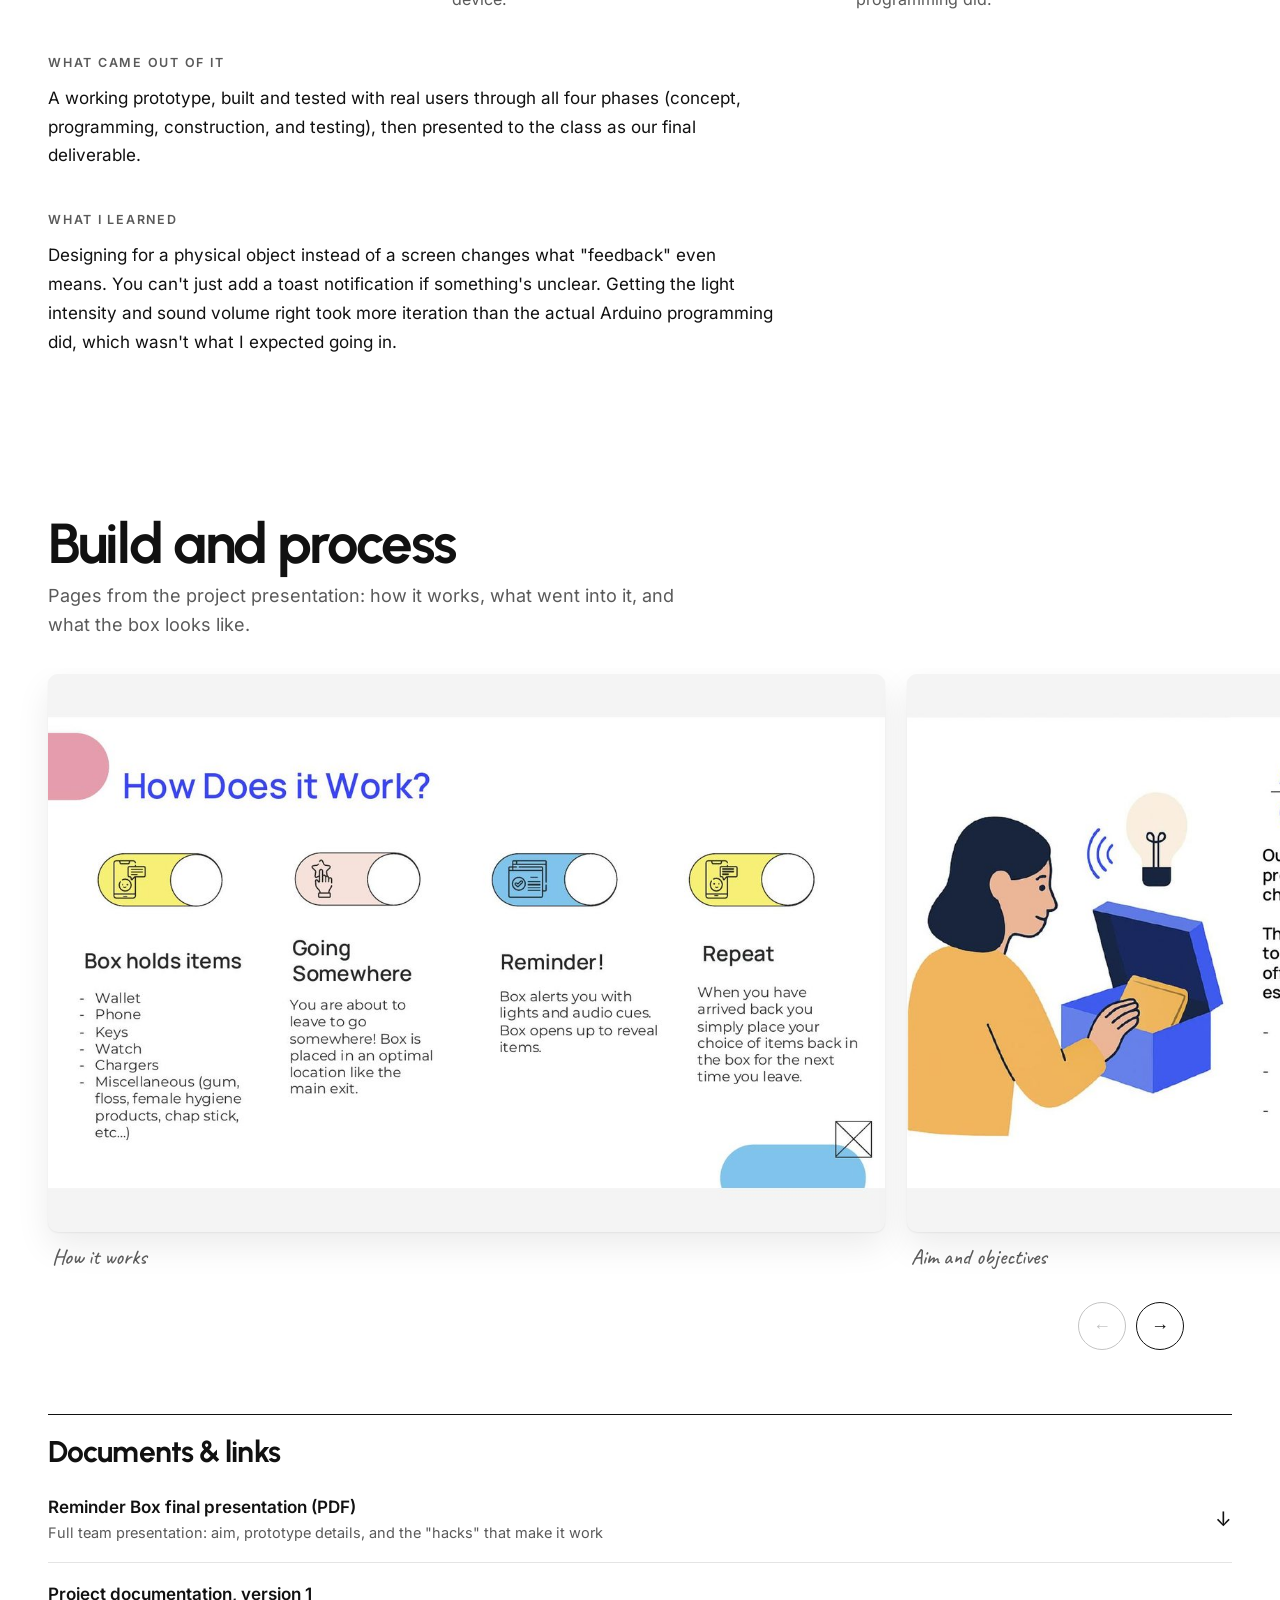
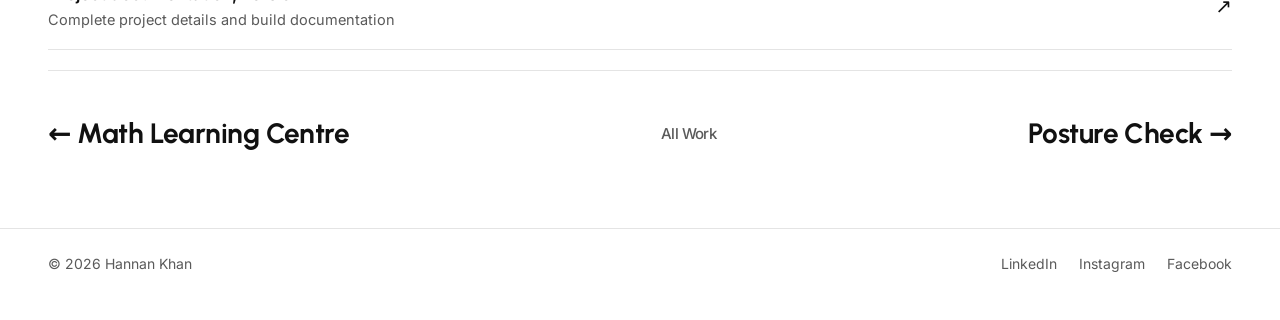
<file: case-reminder-box.html>
<!DOCTYPE html>
<html lang="en">
<head>
<meta charset="utf-8">
<meta name="viewport" content="width=device-width, initial-scale=1">
<title>Reminder Box | Physical Product Case Study | Hannan Khan</title>
<meta name="description" content="An Arduino-powered smart reminder box case study, combining physical prototyping and user testing to replace dismissible phone notifications.">
<meta name="robots" content="index, follow">
<link rel="canonical" href="https://hannankhan2025.com/case-reminder-box">
<link rel="icon" type="image/png" href="assets/favicon.png">
<meta property="og:type" content="website">
<meta property="og:site_name" content="Hannan Khan, UX Portfolio">
<meta property="og:title" content="Reminder Box | Physical Product Case Study | Hannan Khan">
<meta property="og:description" content="An Arduino-powered smart reminder box case study, combining physical prototyping and user testing to replace dismissible phone notifications.">
<meta property="og:url" content="https://hannankhan2025.com/case-reminder-box">
<meta property="og:image" content="https://hannankhan2025.com/assets/reminder-box.jpg">
<meta property="og:image:width" content="1200">
<meta property="og:image:height" content="800">
<meta name="twitter:card" content="summary_large_image">
<meta name="twitter:title" content="Reminder Box | Physical Product Case Study | Hannan Khan">
<meta name="twitter:description" content="An Arduino-powered smart reminder box case study, combining physical prototyping and user testing to replace dismissible phone notifications.">
<meta name="twitter:image" content="https://hannankhan2025.com/assets/reminder-box.jpg">
<meta name="author" content="Hannan Khan">
<meta name="theme-color" content="#FFFFFF" media="(prefers-color-scheme: light)">
<meta name="theme-color" content="#111111" media="(prefers-color-scheme: dark)">
<link rel="preload" href="assets/fonts/urbanist-latin-700-normal.woff2" as="font" type="font/woff2" crossorigin>
<script>(function(){var d=document.documentElement;d.classList.add("js");try{var t=localStorage.getItem("theme");if(t==="light"||t==="dark")d.setAttribute("data-theme",t)}catch(e){}})();</script>
<link rel="stylesheet" href="styles.css">
<script type="application/ld+json">{"@context": "https://schema.org", "@graph": [{"@type": "Article", "@id": "https://hannankhan2025.com/case-reminder-box#article", "headline": "Reminder Box UX case study", "description": "An Arduino-powered smart reminder box case study, combining physical prototyping and user testing to replace dismissible phone notifications.", "image": "https://hannankhan2025.com/assets/reminder-box.jpg", "url": "https://hannankhan2025.com/case-reminder-box", "mainEntityOfPage": "https://hannankhan2025.com/case-reminder-box", "author": {"@id": "https://hannankhan2025.com/#hannan"}, "publisher": {"@id": "https://hannankhan2025.com/#hannan"}, "isPartOf": {"@id": "https://hannankhan2025.com/#site"}, "about": "User experience design"}, {"@type": "BreadcrumbList", "itemListElement": [{"@type": "ListItem", "position": 1, "name": "Home", "item": "https://hannankhan2025.com/"}, {"@type": "ListItem", "position": 2, "name": "Work", "item": "https://hannankhan2025.com/work"}, {"@type": "ListItem", "position": 3, "name": "Reminder Box", "item": "https://hannankhan2025.com/case-reminder-box"}]}]}</script>
</head>
<body>
<a class="skip" href="#main">Skip to content</a>

<header class="top">
  <div class="wrap">
    <a class="brand" href="index.html">Hannan Khan</a>
    <nav aria-label="Main">
      <ul class="nav">
        <li><a href="index.html">Home</a></li><li><a href="work.html" aria-current="page">Work</a></li><li><a href="about.html">About</a></li><li><a href="contact.html">Contact</a></li>
      </ul>
    </nav>
    <div class="top-end">
      <button class="dial" type="button" role="switch" aria-checked="false" aria-label="Dark mode"><svg class="sun" viewBox="0 0 24 24" aria-hidden="true"><circle cx="12" cy="12" r="4.5" fill="currentColor"/><path d="M12 1.5v3M12 19.5v3M1.5 12h3M19.5 12h3M4.6 4.6l2.1 2.1M17.3 17.3l2.1 2.1M4.6 19.4l2.1-2.1M17.3 6.7l2.1-2.1" stroke="currentColor" stroke-width="2.2" stroke-linecap="round"/></svg><svg class="moon" viewBox="0 0 24 24" aria-hidden="true"><path d="M20.5 14.6A8.5 8.5 0 0 1 9.4 3.5a8.5 8.5 0 1 0 11.1 11.1Z" fill="currentColor"/></svg></button>
      <a class="open" href="contact.html"><i aria-hidden="true"></i>Let's talk</a>
      <button class="menu-btn" type="button" aria-label="Open menu" aria-expanded="false">&#9776;</button>
    </div>
  </div>
</header>

<main id="main">
<section class="case-hero"><div class="wrap">
  <p class="case-eyebrow">Physical product &amp; Maker Lab</p>
  <h1 class="serif">Reminder Box</h1>
  <p class="tagline">An Arduino reminder box that gives medication and daily tasks a physical home instead of another phone notification you swipe away.</p>
  <div class="case-meta"><span class="tag">Arduino programming</span><span class="tag">Physical prototyping</span><span class="tag">User testing</span></div>
</div></section>

<div class="project-info reveal">
  <div class="info-item"><p class="il">Role</p><p class="iv">Product Designer</p></div>
  <div class="info-item"><p class="il">Team</p><p class="iv">5 people: Nakul, Rei, Gayathiri, Hannan, Adrian</p></div>
  <div class="info-item"><p class="il">Duration</p><p class="iv">2025, Maker Lab</p></div>
  <div class="info-item"><p class="il">Tools</p><p class="iv">Arduino, LEDs, buzzer, cardboard prototyping</p></div>
</div>

<section class="tight"><div class="wrap"><div class="glance"><div class="glance-item reveal"><p class="gl">The challenge</p><p>Phone reminders for medication and daily tasks are too easy to dismiss, so they get ignored by the people who need them most.</p></div><div class="glance-item reveal"><p class="gl">My approach</p><p>Designed a physical Arduino box that uses light and sound instead of a screen, then tested it with real users and tuned the timing and intensity based on their reactions.</p></div><div class="glance-item reveal"><p class="gl">The result</p><p>A working prototype built through four phases and presented to the class as a full final deliverable.</p></div></div><div class="contribution reveal"><p class="cl">My contribution</p><p>Team of 5. I contributed to the concept, the Arduino programming, the physical build, and the user testing that shaped the final cue timing.</p></div></div></section>


<section class="tight"><div class="wrap">
  <div class="key-stats reveal">
    <div class="key-stat"><b>5</b><span>person team</span></div>
    <div class="key-stat"><b>1</b><span>working Arduino prototype</span></div>
    <div class="key-stat"><b>2</b><span>sensory cues (light + sound)</span></div>
    <div class="key-stat"><b>4</b><span>build phases</span></div>
  </div>
</div></section>
<section class="tight"><div class="wrap">
  <div class="case-img reveal"><img src="assets/reminder_box.jpg" alt="Reminder Box, an Arduino-powered physical reminder device" width="900" height="324" loading="lazy" decoding="async"><div class="cap">Reminder Box, an Arduino-powered physical reminder device</div></div>
</div></section>

<section class="tight divider"><div class="wrap">
  <div class="case-2col">
    <div class="case-block reveal"><h4>The problem</h4><ul>
      <li>Phone notifications are easily dismissed without action, especially when people are busy or distracted</li>
      <li>Digital reminders don't provide a physical cue that something needs to be done right now</li>
      <li>Existing pill organizers lack any reminder functionality and require manual tracking</li>
      <li>People need reminders that fit naturally into their living spaces without feeling intrusive</li>
    </ul></div>
    <div class="case-block reveal"><h4>The solution</h4><ul>
      <li>A physical box that doubles as real storage for vitamins or medication, keeping everything in one accessible place</li>
      <li>Lights come on at scheduled times, a visual cue that gets attention without being intrusive</li>
      <li>Gentle buzzer sounds accompany the lights so the reminder still lands even if you're not looking at the box</li>
      <li>Arduino-based timing lets the schedule be customized to match an individual's actual routine</li>
    </ul></div>
  </div>

  <h4 style="margin-bottom:8px" class="label">Process</h4>
  <div class="phase reveal"><span class="phase-num">01</span><div><h5>Concept development</h5><p>Brainstormed physical reminder solutions and landed on a box format that could hold vitamins while giving both visual and audio cues.</p></div></div>
  <div class="phase reveal"><span class="phase-num">02</span><div><h5>Arduino programming</h5><p>Learned Arduino to control the LEDs, buzzer, and timed triggers for scheduled reminders.</p></div></div>
  <div class="phase reveal"><span class="phase-num">03</span><div><h5>Physical construction</h5><p>Built and assembled the box in the maker lab, fitting the Arduino, LEDs, and buzzer inside without the electronics getting in the way of actually using it.</p></div></div>
  <div class="phase reveal"><span class="phase-num">04</span><div><h5>Testing &amp; iteration</h5><p>Tested the prototype with real users, refining reminder timing, light intensity, and sound volume based on their feedback.</p></div></div>

  <h4 class="cs-h reveal">What the research told me</h4><p class="cs-sub reveal">What the team observed before building.</p><div class="insight-grid"><div class="insight reveal"><p class="in-num">Insight 01</p><h5>Notifications get dismissed</h5><p>Phone reminders are too easy to swipe away, so the cue had to be physical, not digital.</p></div><div class="insight reveal"><p class="in-num">Insight 02</p><h5>The cue has to be gentle</h5><p>Light and sound together got attention without the harshness that makes people unplug a device.</p></div><div class="insight reveal"><p class="in-num">Insight 03</p><h5>Calibration is the real work</h5><p>Getting light intensity and sound volume right took more iteration than the Arduino programming did.</p></div></div>

<div style="margin-top:44px"><h4 style="margin-bottom:14px" class="label">What came out of it</h4>
  <p class="body reveal">A working prototype, built and tested with real users through all four phases (concept, programming, construction, and testing), then presented to the class as our final deliverable.</p></div>

  <div style="margin-top:44px"><h4 style="margin-bottom:14px" class="label">What I learned</h4>
  <p class="body reveal">Designing for a physical object instead of a screen changes what "feedback" even means. You can't just add a toast notification if something's unclear. Getting the light intensity and sound volume right took more iteration than the actual Arduino programming did, which wasn't what I expected going in.</p></div>
</div></section>
<div class="wrap">
<h4 class="cs-h reveal">Build and process</h4><p class="cs-sub reveal">Pages from the project presentation: how it works, what went into it, and what the box looks like.</p><div class="gallery"><div class="case-img reveal"><img src="assets/process/reminder-box-rem-04.jpg" alt="How it works" loading="lazy" decoding="async"><div class="cap">How it works</div></div><div class="case-img reveal"><img src="assets/process/reminder-box-rem-05.jpg" alt="Aim and objectives" loading="lazy" decoding="async"><div class="cap">Aim and objectives</div></div><div class="case-img reveal"><img src="assets/process/reminder-box-rem-06.jpg" alt="Prototype details" loading="lazy" decoding="async"><div class="cap">Prototype details</div></div><div class="case-img reveal"><img src="assets/process/reminder-box-rem-07.jpg" alt="Materials: shoebox, LED strips, alarm clock, two switches" loading="lazy" decoding="async"><div class="cap">Materials: shoebox, LED strips, alarm clock, two switches</div></div><div class="case-img reveal"><img src="assets/process/reminder-box-rem-08.jpg" alt="Box views: top and front" loading="lazy" decoding="async"><div class="cap">Box views: top and front</div></div><div class="case-img reveal"><img src="assets/process/reminder-box-rem-09.jpg" alt="The hacks that make it work" loading="lazy" decoding="async"><div class="cap">The hacks that make it work</div></div><div class="case-img reveal"><img src="assets/process/reminder-box-rem-10.jpg" alt="Behind the lid" loading="lazy" decoding="async"><div class="cap">Behind the lid</div></div></div>
<div class="doc-links reveal">
<h4>Documents &amp; links</h4>
<a class="doc-link" href="downloads/Reminder-Box-Presentation.pdf" target="_blank"><div><div class="dl-title">Reminder Box final presentation (PDF)</div><div class="dl-sub">Full team presentation: aim, prototype details, and the "hacks" that make it work</div></div><span class="dl-arrow">&#8595;</span></a>
<a class="doc-link" href="https://drive.google.com/file/d/164ABVFYF3Dkmk-l1rhyP3Jsnt1FWzs03/view?usp=sharing" target="_blank" rel="noopener noreferrer"><div><div class="dl-title">Project documentation, version 1</div><div class="dl-sub">Complete project details and build documentation</div></div><span class="dl-arrow">&#8599;</span></a>
</div>
</div>
<div class="wrap"><div class="case-nav reveal"><a href="case-math-lc.html"> Math Learning Centre</a><a href="work.html" class="quiet">All Work</a><a href="case-posture-check.html">Posture Check </a></div>
</main>

<footer>
  <div class="wrap">
    <span>© 2026 Hannan Khan</span>
    <span>
      <a href="https://www.linkedin.com/in/hannan-khan-906102208" target="_blank" rel="noopener">LinkedIn</a>
      <a href="https://www.instagram.com/hannankhan661" target="_blank" rel="noopener">Instagram</a>
      <a href="https://www.facebook.com/hannan.khan.626385" target="_blank" rel="noopener">Facebook</a>
    </span>
  </div>
</footer>
<script src="site.js" defer></script>
</body>
</html>
</file>
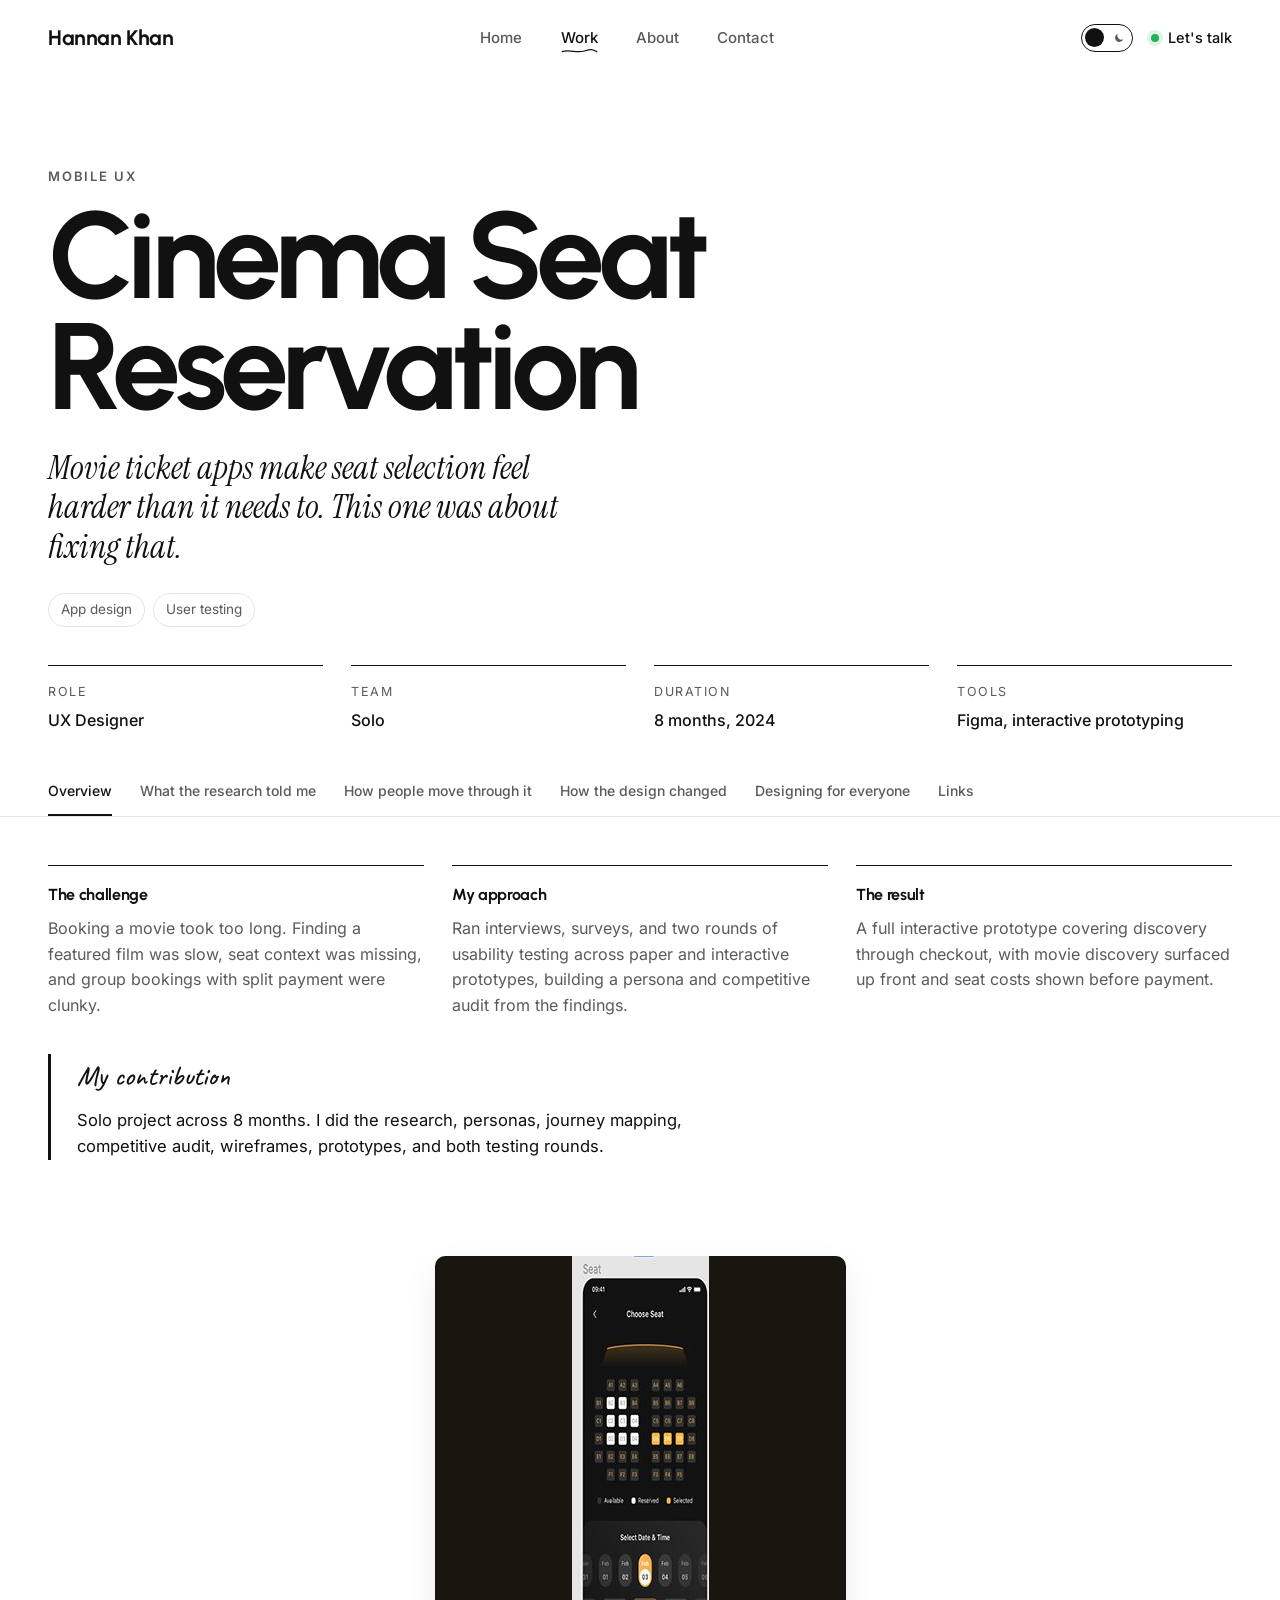
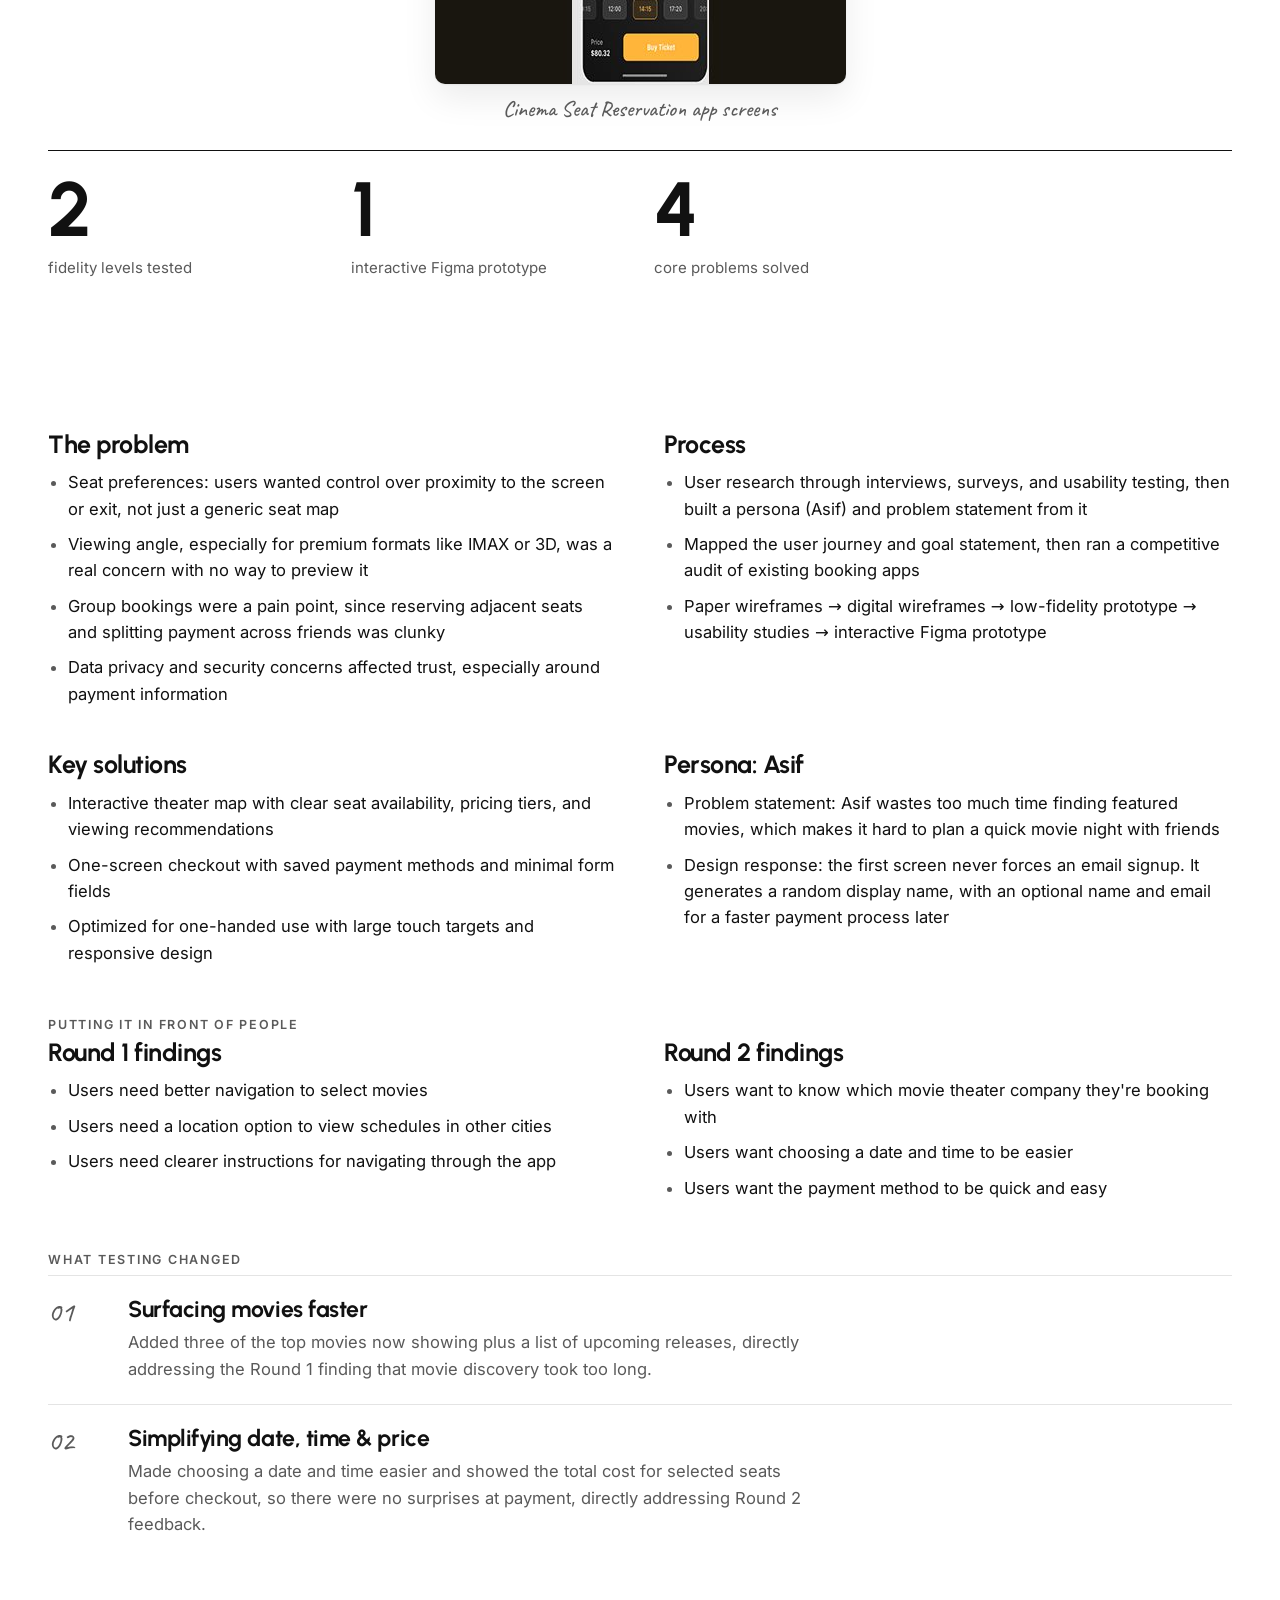
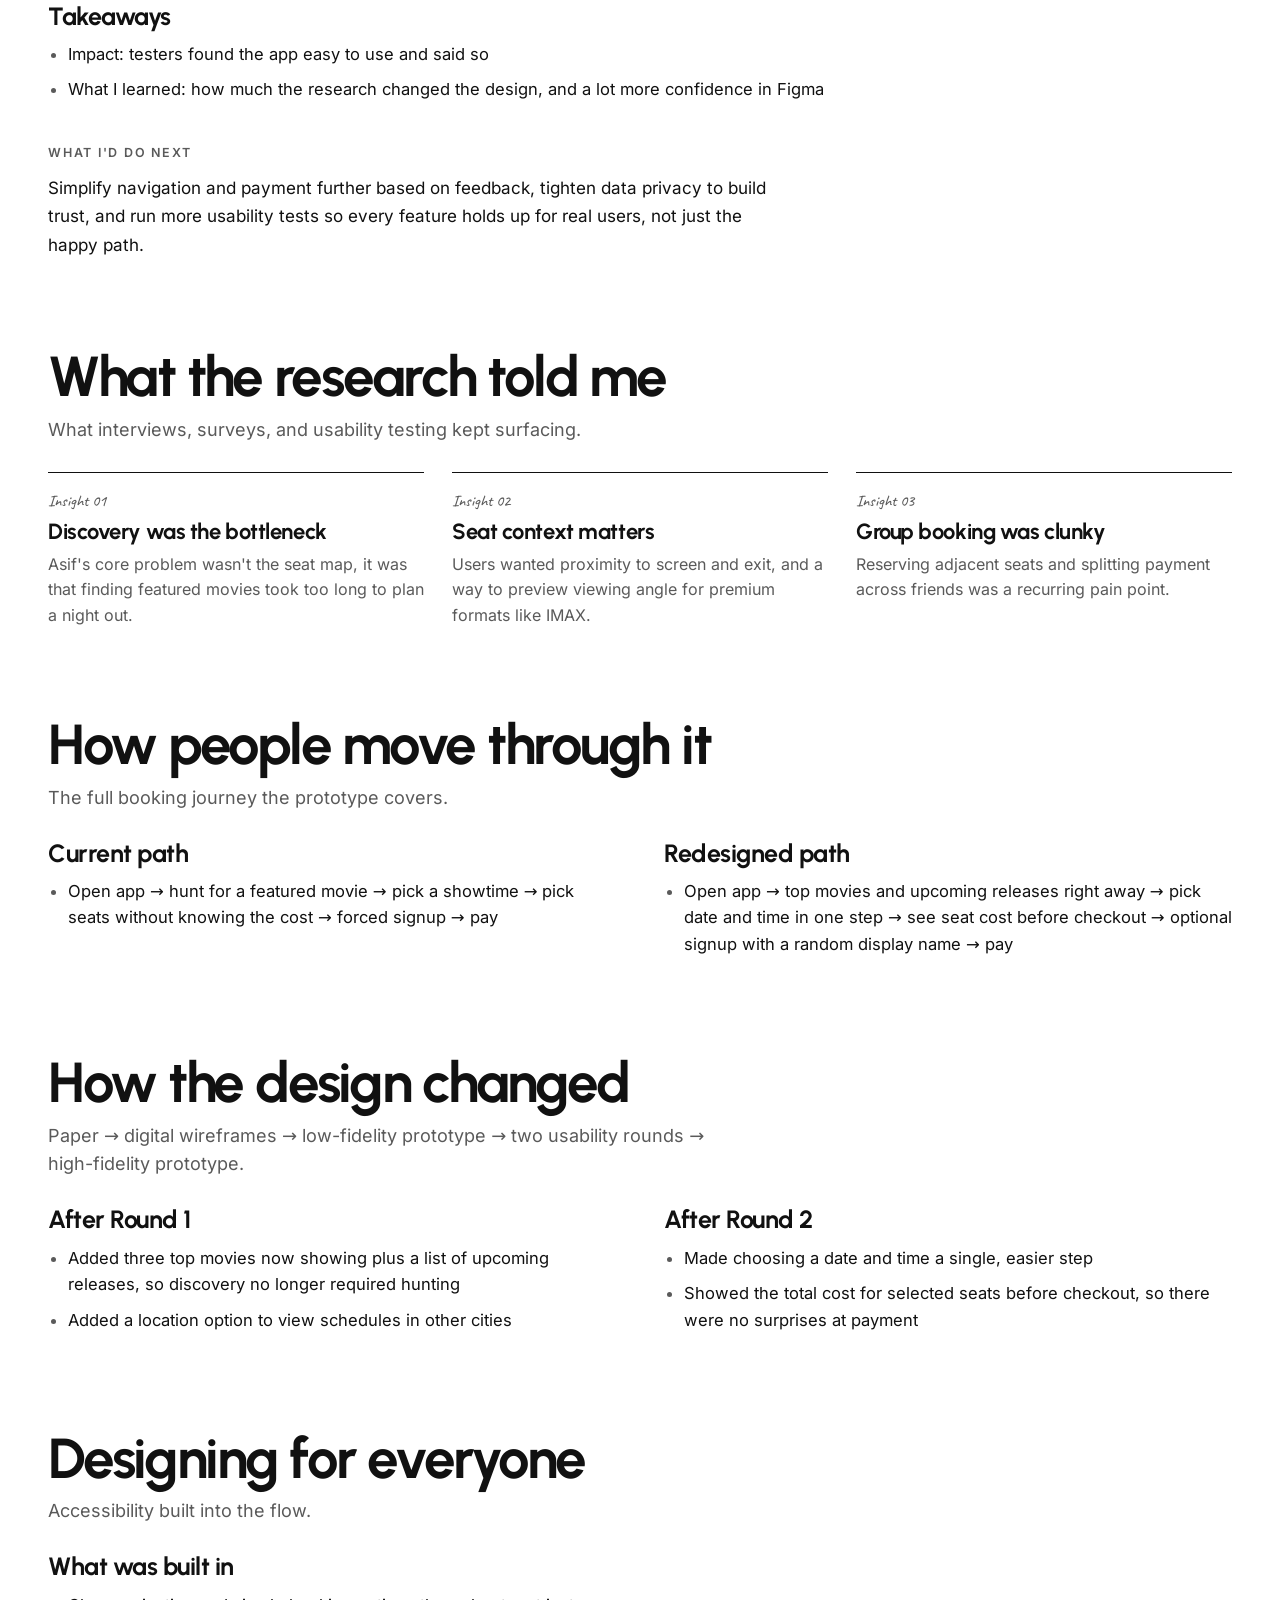
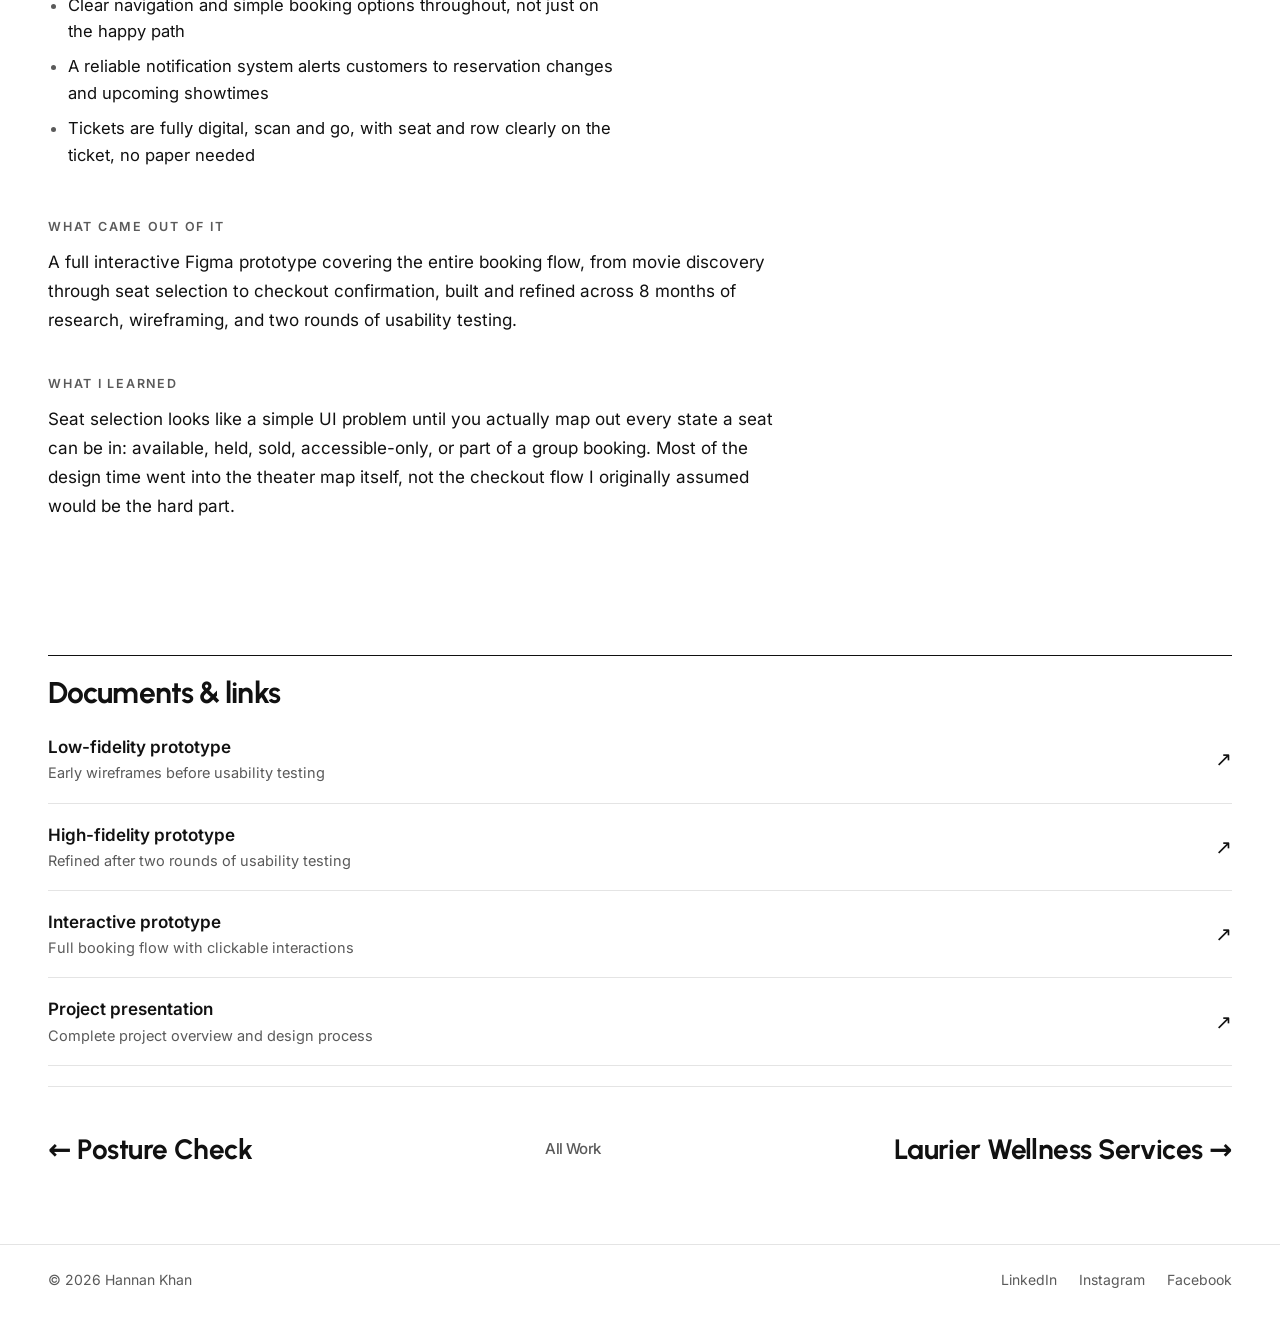
<file: case-seat-reservation.html>
<!DOCTYPE html>
<html lang="en">
<head>
<meta charset="utf-8">
<meta name="viewport" content="width=device-width, initial-scale=1">
<title>Cinema Seat Reservation | Mobile UX Case Study | Hannan Khan</title>
<meta name="description" content="A UX case study designing a simpler cinema ticket booking app, from seat selection through checkout.">
<meta name="robots" content="index, follow">
<link rel="canonical" href="https://hannankhan2025.com/case-seat-reservation">
<link rel="icon" type="image/png" href="assets/favicon.png">
<meta property="og:type" content="website">
<meta property="og:site_name" content="Hannan Khan, UX Portfolio">
<meta property="og:title" content="Cinema Seat Reservation | Mobile UX Case Study | Hannan Khan">
<meta property="og:description" content="A UX case study designing a simpler cinema ticket booking app, from seat selection through checkout.">
<meta property="og:url" content="https://hannankhan2025.com/case-seat-reservation">
<meta property="og:image" content="https://hannankhan2025.com/assets/seat-reservation.jpg">
<meta property="og:image:width" content="1200">
<meta property="og:image:height" content="800">
<meta name="twitter:card" content="summary_large_image">
<meta name="twitter:title" content="Cinema Seat Reservation | Mobile UX Case Study | Hannan Khan">
<meta name="twitter:description" content="A UX case study designing a simpler cinema ticket booking app, from seat selection through checkout.">
<meta name="twitter:image" content="https://hannankhan2025.com/assets/seat-reservation.jpg">
<meta name="author" content="Hannan Khan">
<meta name="theme-color" content="#FFFFFF" media="(prefers-color-scheme: light)">
<meta name="theme-color" content="#111111" media="(prefers-color-scheme: dark)">
<link rel="preload" href="assets/fonts/urbanist-latin-700-normal.woff2" as="font" type="font/woff2" crossorigin>
<script>(function(){var d=document.documentElement;d.classList.add("js");try{var t=localStorage.getItem("theme");if(t==="light"||t==="dark")d.setAttribute("data-theme",t)}catch(e){}})();</script>
<link rel="stylesheet" href="styles.css">
<script type="application/ld+json">{"@context": "https://schema.org", "@graph": [{"@type": "Article", "@id": "https://hannankhan2025.com/case-seat-reservation#article", "headline": "Cinema Seat Reservation UX case study", "description": "A UX case study designing a simpler cinema ticket booking app, from seat selection through checkout.", "image": "https://hannankhan2025.com/assets/seat-reservation.jpg", "url": "https://hannankhan2025.com/case-seat-reservation", "mainEntityOfPage": "https://hannankhan2025.com/case-seat-reservation", "author": {"@id": "https://hannankhan2025.com/#hannan"}, "publisher": {"@id": "https://hannankhan2025.com/#hannan"}, "isPartOf": {"@id": "https://hannankhan2025.com/#site"}, "about": "User experience design"}, {"@type": "BreadcrumbList", "itemListElement": [{"@type": "ListItem", "position": 1, "name": "Home", "item": "https://hannankhan2025.com/"}, {"@type": "ListItem", "position": 2, "name": "Work", "item": "https://hannankhan2025.com/work"}, {"@type": "ListItem", "position": 3, "name": "Cinema Seat Reservation", "item": "https://hannankhan2025.com/case-seat-reservation"}]}]}</script>
</head>
<body>
<a class="skip" href="#main">Skip to content</a>

<header class="top">
  <div class="wrap">
    <a class="brand" href="index.html">Hannan Khan</a>
    <nav aria-label="Main">
      <ul class="nav">
        <li><a href="index.html">Home</a></li><li><a href="work.html" aria-current="page">Work</a></li><li><a href="about.html">About</a></li><li><a href="contact.html">Contact</a></li>
      </ul>
    </nav>
    <div class="top-end">
      <button class="dial" type="button" role="switch" aria-checked="false" aria-label="Dark mode"><svg class="sun" viewBox="0 0 24 24" aria-hidden="true"><circle cx="12" cy="12" r="4.5" fill="currentColor"/><path d="M12 1.5v3M12 19.5v3M1.5 12h3M19.5 12h3M4.6 4.6l2.1 2.1M17.3 17.3l2.1 2.1M4.6 19.4l2.1-2.1M17.3 6.7l2.1-2.1" stroke="currentColor" stroke-width="2.2" stroke-linecap="round"/></svg><svg class="moon" viewBox="0 0 24 24" aria-hidden="true"><path d="M20.5 14.6A8.5 8.5 0 0 1 9.4 3.5a8.5 8.5 0 1 0 11.1 11.1Z" fill="currentColor"/></svg></button>
      <a class="open" href="contact.html"><i aria-hidden="true"></i>Let's talk</a>
      <button class="menu-btn" type="button" aria-label="Open menu" aria-expanded="false">&#9776;</button>
    </div>
  </div>
</header>

<main id="main">
<section class="case-hero"><div class="wrap">
  <p class="case-eyebrow">Mobile UX</p>
  <h1 class="serif">Cinema Seat Reservation</h1>
  <p class="tagline">Movie ticket apps make seat selection feel harder than it needs to. This one was about fixing that.</p>
  <div class="case-meta"><span class="tag">App design</span><span class="tag">User testing</span></div>
</div></section>

<div class="project-info reveal">
  <div class="info-item"><p class="il">Role</p><p class="iv">UX Designer</p></div>
  <div class="info-item"><p class="il">Team</p><p class="iv">Solo</p></div>
  <div class="info-item"><p class="il">Duration</p><p class="iv">8 months, 2024</p></div>
  <div class="info-item"><p class="il">Tools</p><p class="iv">Figma, interactive prototyping</p></div>
</div>

<section class="tight"><div class="wrap"><div class="glance"><div class="glance-item reveal"><p class="gl">The challenge</p><p>Booking a movie took too long. Finding a featured film was slow, seat context was missing, and group bookings with split payment were clunky.</p></div><div class="glance-item reveal"><p class="gl">My approach</p><p>Ran interviews, surveys, and two rounds of usability testing across paper and interactive prototypes, building a persona and competitive audit from the findings.</p></div><div class="glance-item reveal"><p class="gl">The result</p><p>A full interactive prototype covering discovery through checkout, with movie discovery surfaced up front and seat costs shown before payment.</p></div></div><div class="contribution reveal"><p class="cl">My contribution</p><p>Solo project across 8 months. I did the research, personas, journey mapping, competitive audit, wireframes, prototypes, and both testing rounds.</p></div></div></section>


<section class="tight"><div class="wrap"><div class="case-img reveal"><img src="assets/seat_res.jpg" alt="Cinema Seat Reservation app screens" width="411" height="428" loading="lazy" decoding="async"><div class="cap">Cinema Seat Reservation app screens</div></div>
<div class="key-stats reveal">
  <div class="key-stat"><b>2</b><span>fidelity levels tested</span></div>
  <div class="key-stat"><b>1</b><span>interactive Figma prototype</span></div>
  <div class="key-stat"><b>4</b><span>core problems solved</span></div>
</div>
</div></section>
<section class="tight divider"><div class="wrap">
  <div class="case-2col">
    <div class="case-block reveal"><h4>The problem</h4><ul>
      <li>Seat preferences: users wanted control over proximity to the screen or exit, not just a generic seat map</li>
      <li>Viewing angle, especially for premium formats like IMAX or 3D, was a real concern with no way to preview it</li>
      <li>Group bookings were a pain point, since reserving adjacent seats and splitting payment across friends was clunky</li>
      <li>Data privacy and security concerns affected trust, especially around payment information</li>
    </ul></div>
    <div class="case-block reveal"><h4>Process</h4><ul>
      <li>User research through interviews, surveys, and usability testing, then built a persona (Asif) and problem statement from it</li>
      <li>Mapped the user journey and goal statement, then ran a competitive audit of existing booking apps</li>
      <li>Paper wireframes → digital wireframes → low-fidelity prototype → usability studies → interactive Figma prototype</li>
    </ul></div>
  </div>
  <div class="case-2col"><div class="case-block reveal"><h4>Key solutions</h4><ul>
    <li>Interactive theater map with clear seat availability, pricing tiers, and viewing recommendations</li>
    <li>One-screen checkout with saved payment methods and minimal form fields</li>
    <li>Optimized for one-handed use with large touch targets and responsive design</li>
  </ul></div>
  <div class="case-block reveal"><h4>Persona: Asif</h4><ul>
    <li>Problem statement: Asif wastes too much time finding featured movies, which makes it hard to plan a quick movie night with friends</li>
    <li>Design response: the first screen never forces an email signup. It generates a random display name, with an optional name and email for a faster payment process later</li>
  </ul></div></div>

  <h4 style="margin:44px 0 8px" class="label">Putting it in front of people</h4>
  <div class="case-2col">
    <div class="case-block reveal"><h4>Round 1 findings</h4><ul>
      <li>Users need better navigation to select movies</li>
      <li>Users need a location option to view schedules in other cities</li>
      <li>Users need clearer instructions for navigating through the app</li>
    </ul></div>
    <div class="case-block reveal"><h4>Round 2 findings</h4><ul>
      <li>Users want to know which movie theater company they're booking with</li>
      <li>Users want choosing a date and time to be easier</li>
      <li>Users want the payment method to be quick and easy</li>
    </ul></div>
  </div>

  <h4 style="margin-bottom:8px" class="label">What testing changed</h4>
  <div class="phase reveal"><span class="phase-num">01</span><div><h5>Surfacing movies faster</h5><p>Added three of the top movies now showing plus a list of upcoming releases, directly addressing the Round 1 finding that movie discovery took too long.</p></div></div>
  <div class="phase reveal"><span class="phase-num">02</span><div><h5>Simplifying date, time &amp; price</h5><p>Made choosing a date and time easier and showed the total cost for selected seats before checkout, so there were no surprises at payment, directly addressing Round 2 feedback.</p></div></div>

  <div style="margin-top:44px">
    <div class="case-block reveal"><h4>Takeaways</h4><ul>
      <li>Impact: testers found the app easy to use and said so</li>
      <li>What I learned: how much the research changed the design, and a lot more confidence in Figma</li>
    </ul></div>
  </div>

  <div style="margin-top:44px"><h4 style="margin-bottom:14px" class="label">What I'd do next</h4>
  <p class="body reveal">Simplify navigation and payment further based on feedback, tighten data privacy to build trust, and run more usability tests so every feature holds up for real users, not just the happy path.</p></div>

  <h4 class="cs-h reveal">What the research told me</h4><p class="cs-sub reveal">What interviews, surveys, and usability testing kept surfacing.</p><div class="insight-grid"><div class="insight reveal"><p class="in-num">Insight 01</p><h5>Discovery was the bottleneck</h5><p>Asif's core problem wasn't the seat map, it was that finding featured movies took too long to plan a night out.</p></div><div class="insight reveal"><p class="in-num">Insight 02</p><h5>Seat context matters</h5><p>Users wanted proximity to screen and exit, and a way to preview viewing angle for premium formats like IMAX.</p></div><div class="insight reveal"><p class="in-num">Insight 03</p><h5>Group booking was clunky</h5><p>Reserving adjacent seats and splitting payment across friends was a recurring pain point.</p></div></div><h4 class="cs-h reveal">How people move through it</h4><p class="cs-sub reveal">The full booking journey the prototype covers.</p><div class="case-2col"><div class="case-block reveal"><h4>Current path</h4><ul><li>Open app → hunt for a featured movie → pick a showtime → pick seats without knowing the cost → forced signup → pay</li></ul></div><div class="case-block reveal"><h4>Redesigned path</h4><ul><li>Open app → top movies and upcoming releases right away → pick date and time in one step → see seat cost before checkout → optional signup with a random display name → pay</li></ul></div></div><h4 class="cs-h reveal">How the design changed</h4><p class="cs-sub reveal">Paper → digital wireframes → low-fidelity prototype → two usability rounds → high-fidelity prototype.</p><div class="case-2col"><div class="case-block reveal"><h4>After Round 1</h4><ul><li>Added three top movies now showing plus a list of upcoming releases, so discovery no longer required hunting</li><li>Added a location option to view schedules in other cities</li></ul></div><div class="case-block reveal"><h4>After Round 2</h4><ul><li>Made choosing a date and time a single, easier step</li><li>Showed the total cost for selected seats before checkout, so there were no surprises at payment</li></ul></div></div><h4 class="cs-h reveal">Designing for everyone</h4><p class="cs-sub reveal">Accessibility built into the flow.</p><div class="case-2col"><div class="case-block reveal"><h4>What was built in</h4><ul><li>Clear navigation and simple booking options throughout, not just on the happy path</li><li>A reliable notification system alerts customers to reservation changes and upcoming showtimes</li><li>Tickets are fully digital, scan and go, with seat and row clearly on the ticket, no paper needed</li></ul></div></div>

<div style="margin-top:44px"><h4 style="margin-bottom:14px" class="label">What came out of it</h4>
  <p class="body reveal">A full interactive Figma prototype covering the entire booking flow, from movie discovery through seat selection to checkout confirmation, built and refined across 8 months of research, wireframing, and two rounds of usability testing.</p></div>

  <div style="margin-top:44px"><h4 style="margin-bottom:14px" class="label">What I learned</h4>
  <p class="body reveal">Seat selection looks like a simple UI problem until you actually map out every state a seat can be in: available, held, sold, accessible-only, or part of a group booking. Most of the design time went into the theater map itself, not the checkout flow I originally assumed would be the hard part.</p></div>
</div></section>
<div class="wrap">
<div class="doc-links reveal">
<h4>Documents &amp; links</h4>
<a class="doc-link" href="https://www.figma.com/file/ixRb96b7pyWZieP1MJK3S1/Movie-Ticketing-Cinema?type=design&node-id=0-1&mode=design&t=IkLs6uAocntv3UcS-0" target="_blank" rel="noopener noreferrer"><div><div class="dl-title">Low-fidelity prototype</div><div class="dl-sub">Early wireframes before usability testing</div></div><span class="dl-arrow">&#8599;</span></a>
<a class="doc-link" href="https://www.figma.com/proto/cknRisCXz7p96mZ2xz31cS/Movie-Ticketing-Cinema-main?type=design&node-id=3-103&t=J58x4yrHTrfQQDQy-1&scaling=min-zoom&page-id=0%3A1&starting-point-node-id=3%3A24&mode=design" target="_blank" rel="noopener noreferrer"><div><div class="dl-title">High-fidelity prototype</div><div class="dl-sub">Refined after two rounds of usability testing</div></div><span class="dl-arrow">&#8599;</span></a>
<a class="doc-link" href="https://www.figma.com/proto/VqBBaQUXg4vDRQ0xpZa99o/Cinema-seat-reservation?node-id=147-9876&starting-point-node-id=147%3A9876&mode=design" target="_blank" rel="noopener noreferrer"><div><div class="dl-title">Interactive prototype</div><div class="dl-sub">Full booking flow with clickable interactions</div></div><span class="dl-arrow">&#8599;</span></a>
<a class="doc-link" href="https://drive.google.com/file/d/1lWPVTh28A0tld1G3lS0_-sI8ZRPBRjK5/view?usp=sharing" target="_blank" rel="noopener noreferrer"><div><div class="dl-title">Project presentation</div><div class="dl-sub">Complete project overview and design process</div></div><span class="dl-arrow">&#8599;</span></a>
</div>
</div>
<div class="wrap"><div class="case-nav reveal"><a href="case-posture-check.html"> Posture Check</a><a href="work.html" class="quiet">All Work</a><a href="case-wellness.html">Laurier Wellness Services </a></div>
</main>

<footer>
  <div class="wrap">
    <span>© 2026 Hannan Khan</span>
    <span>
      <a href="https://www.linkedin.com/in/hannan-khan-906102208" target="_blank" rel="noopener">LinkedIn</a>
      <a href="https://www.instagram.com/hannankhan661" target="_blank" rel="noopener">Instagram</a>
      <a href="https://www.facebook.com/hannan.khan.626385" target="_blank" rel="noopener">Facebook</a>
    </span>
  </div>
</footer>
<script src="site.js" defer></script>
</body>
</html>
</file>
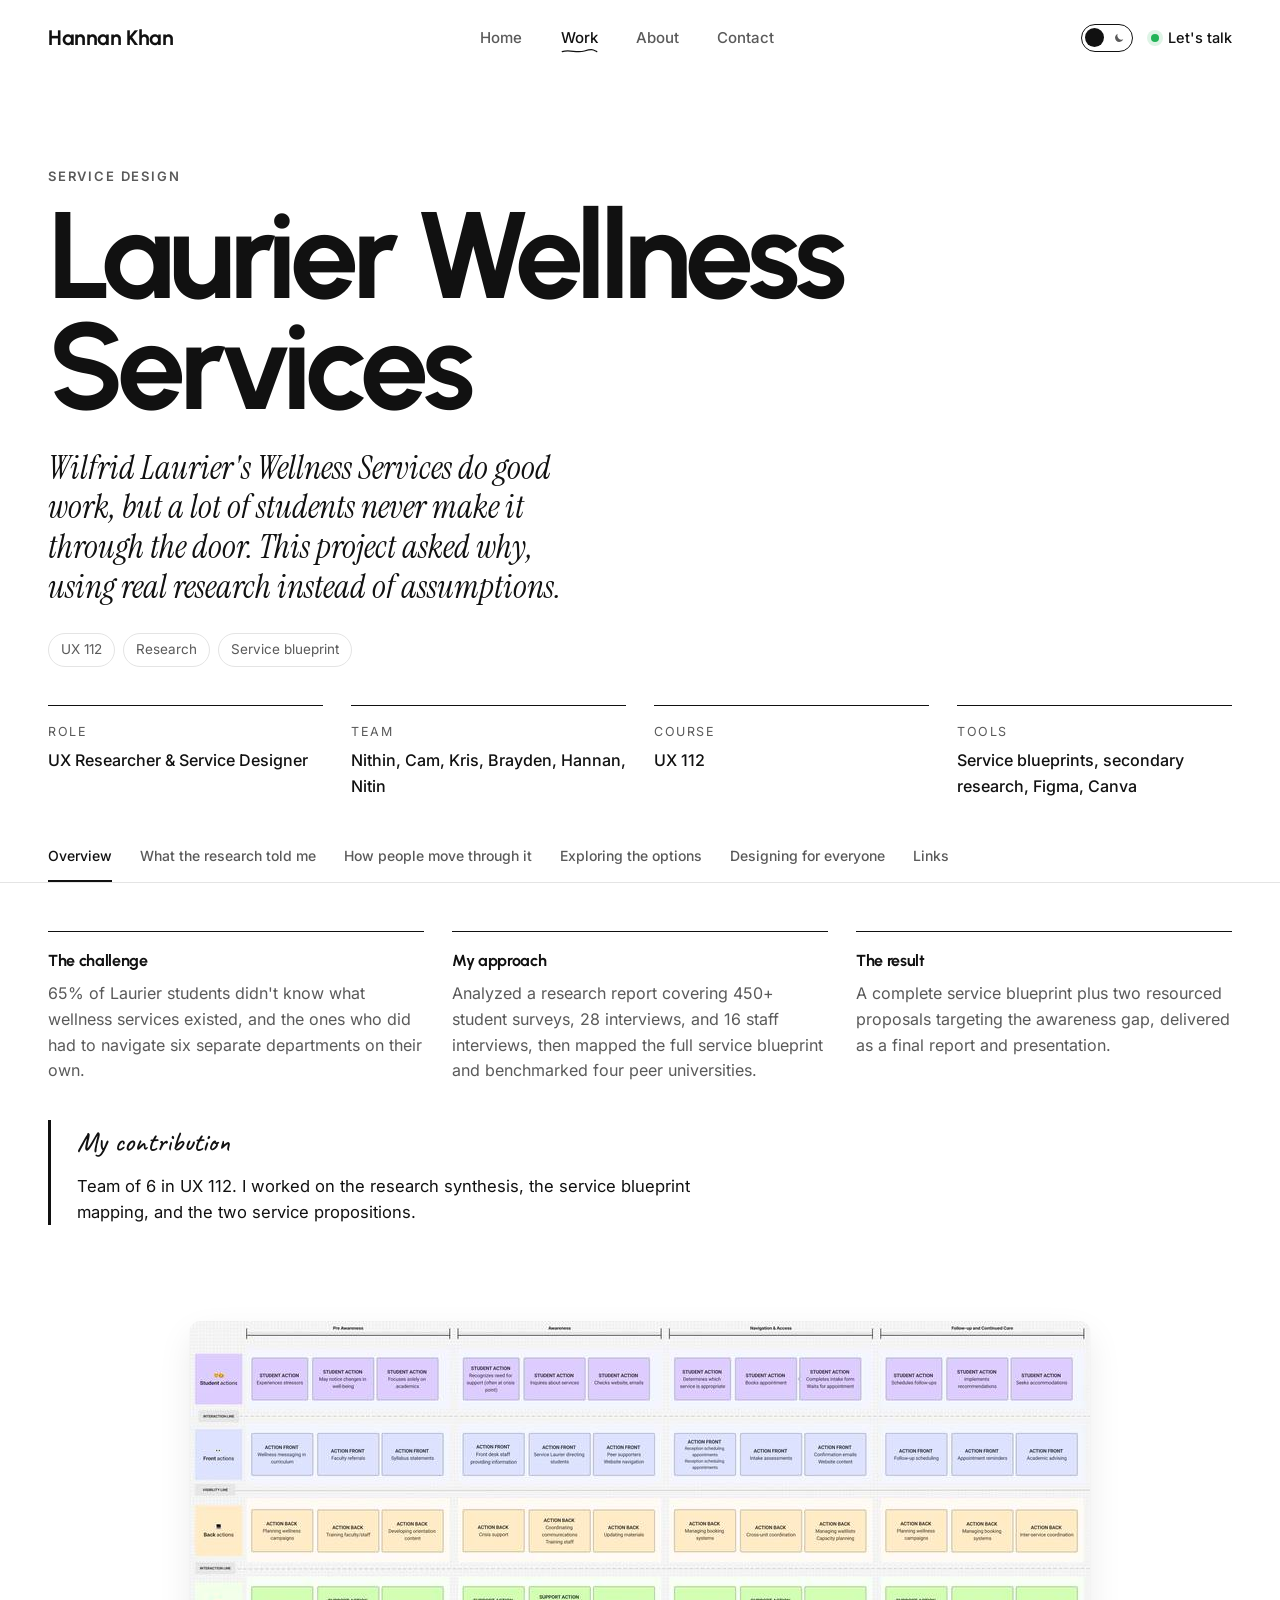
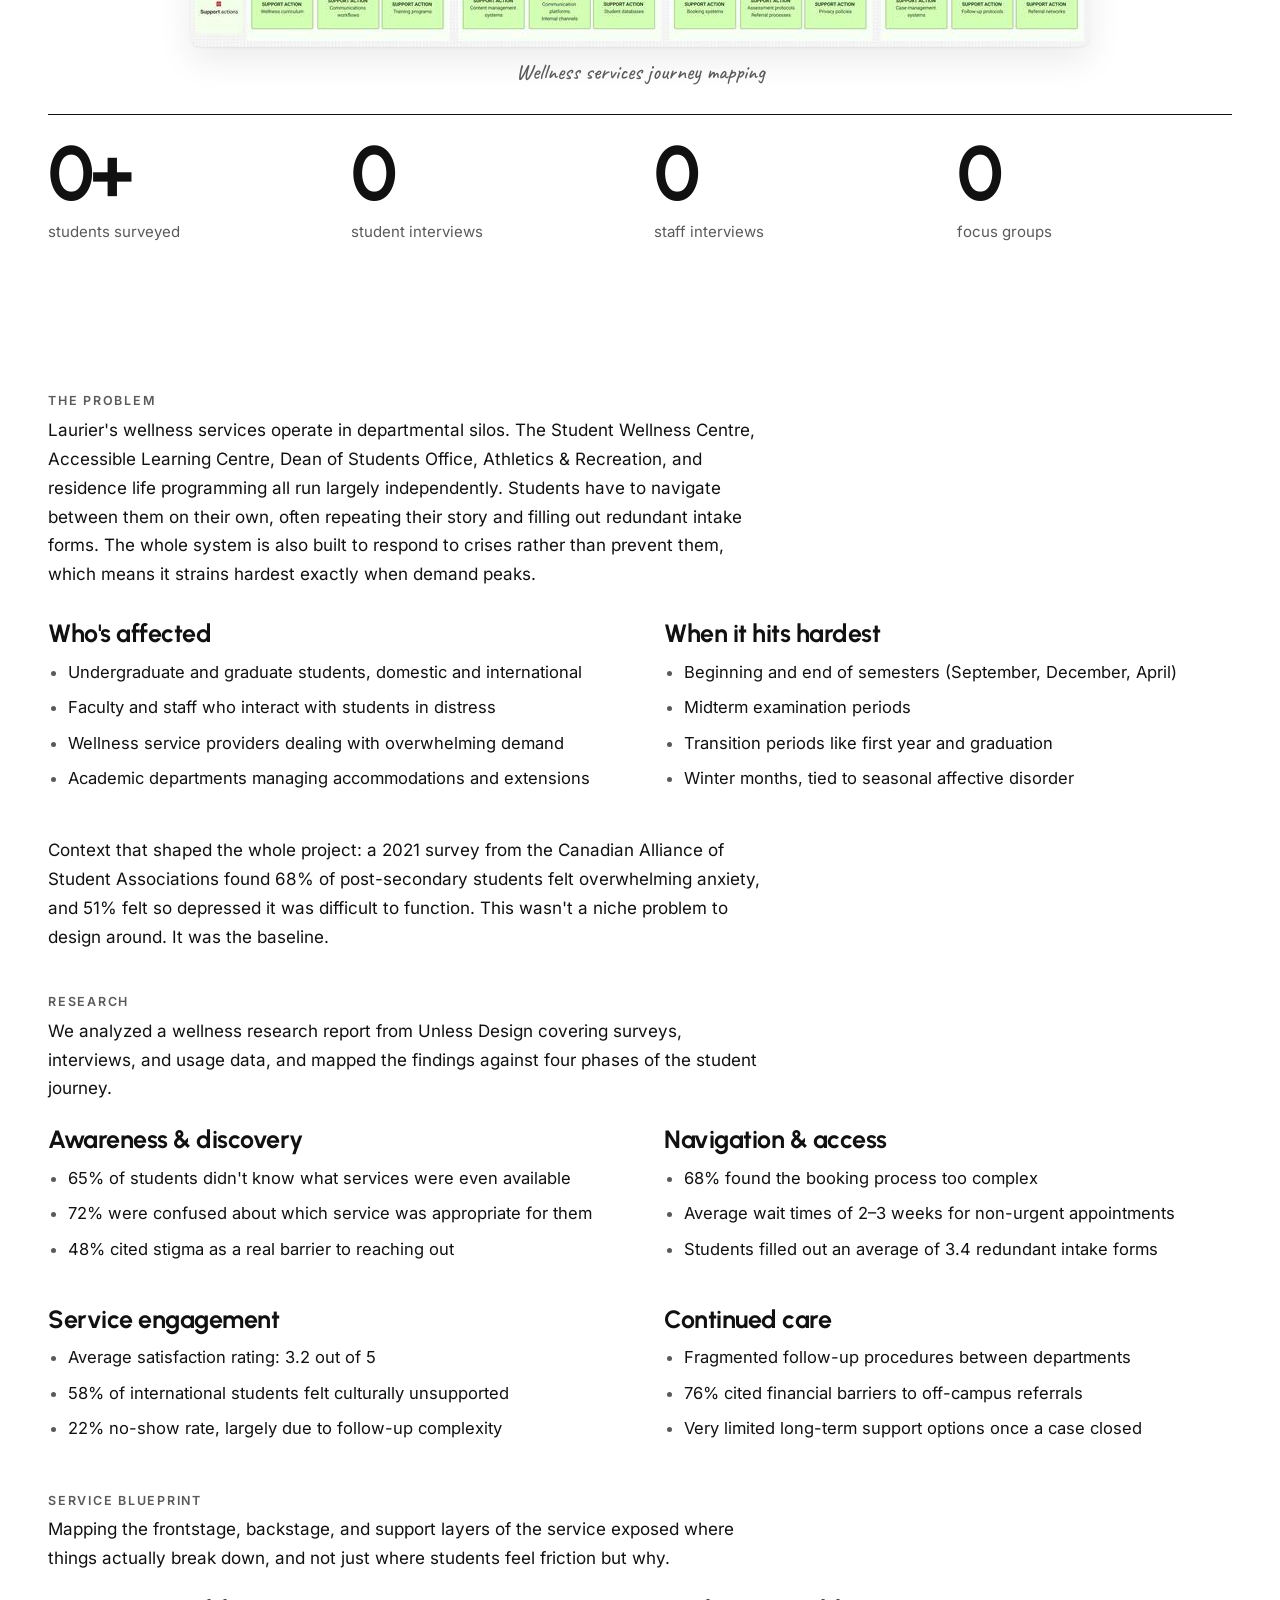
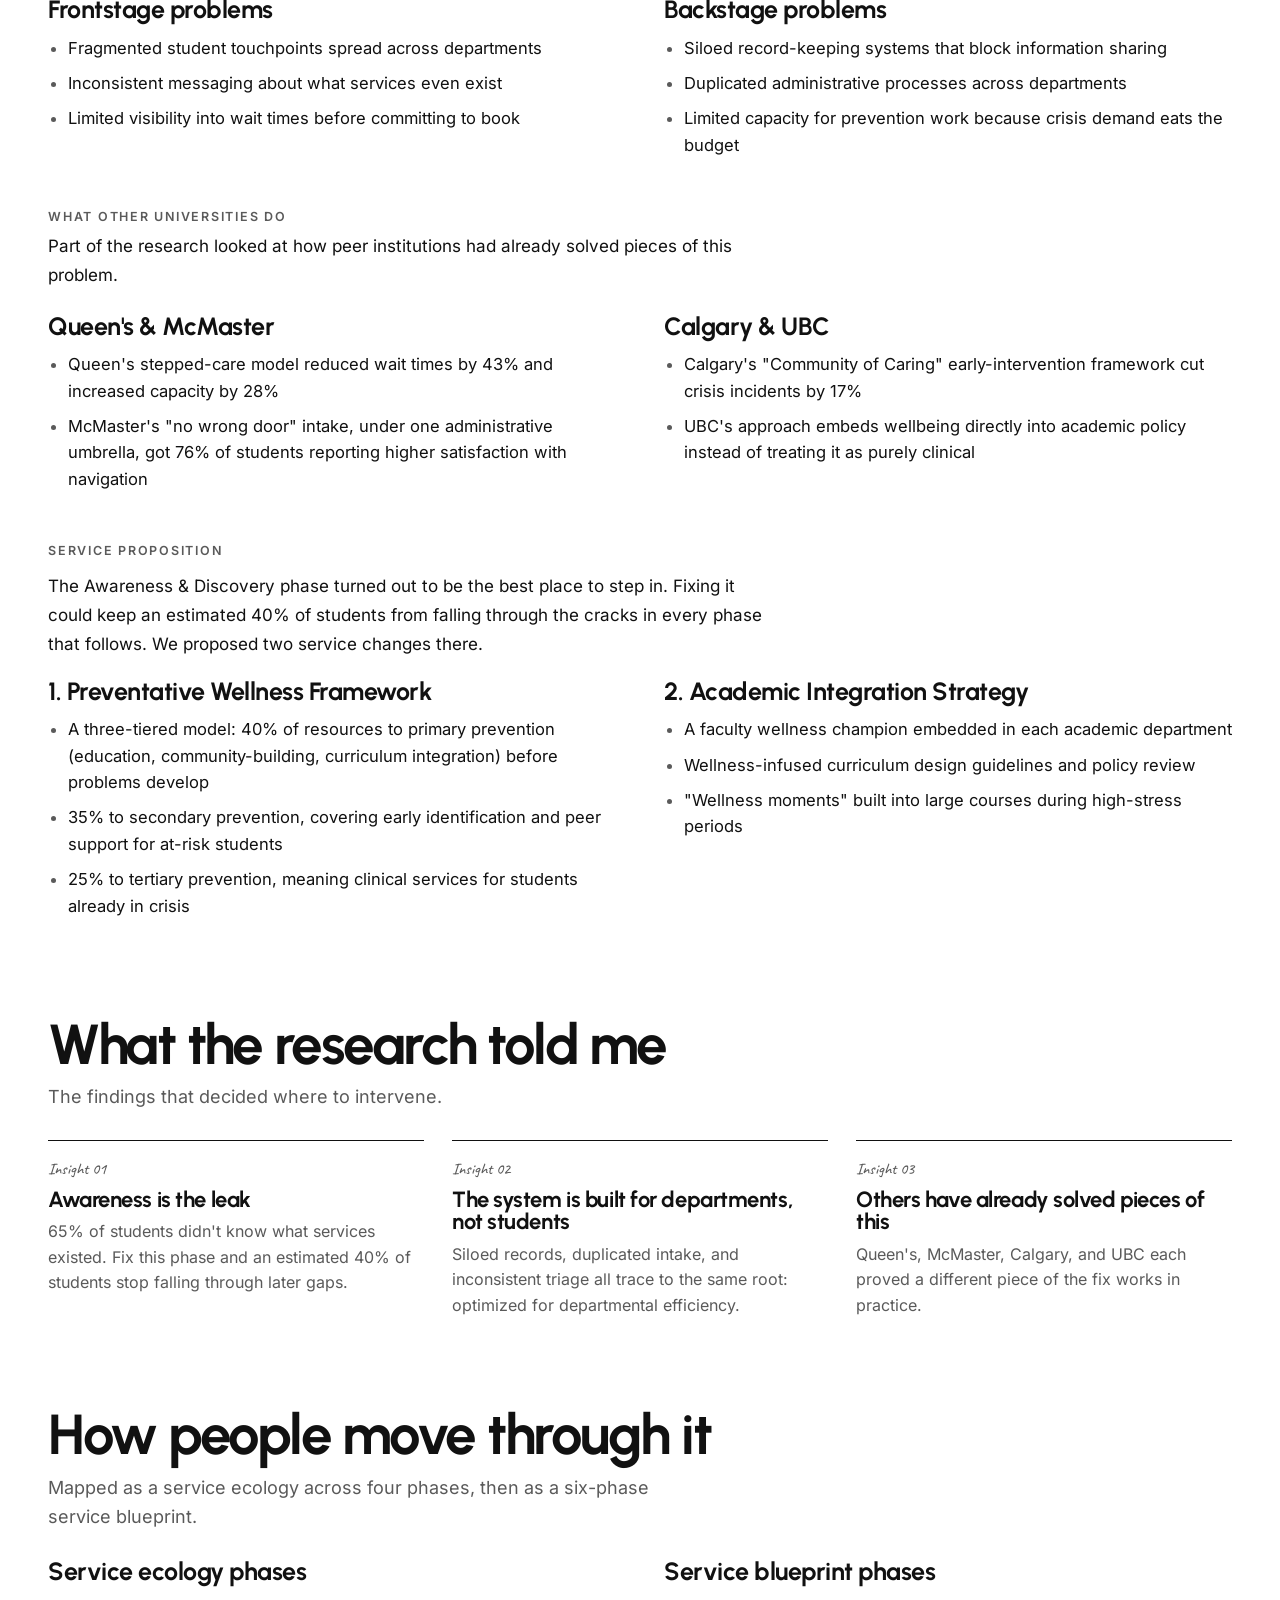
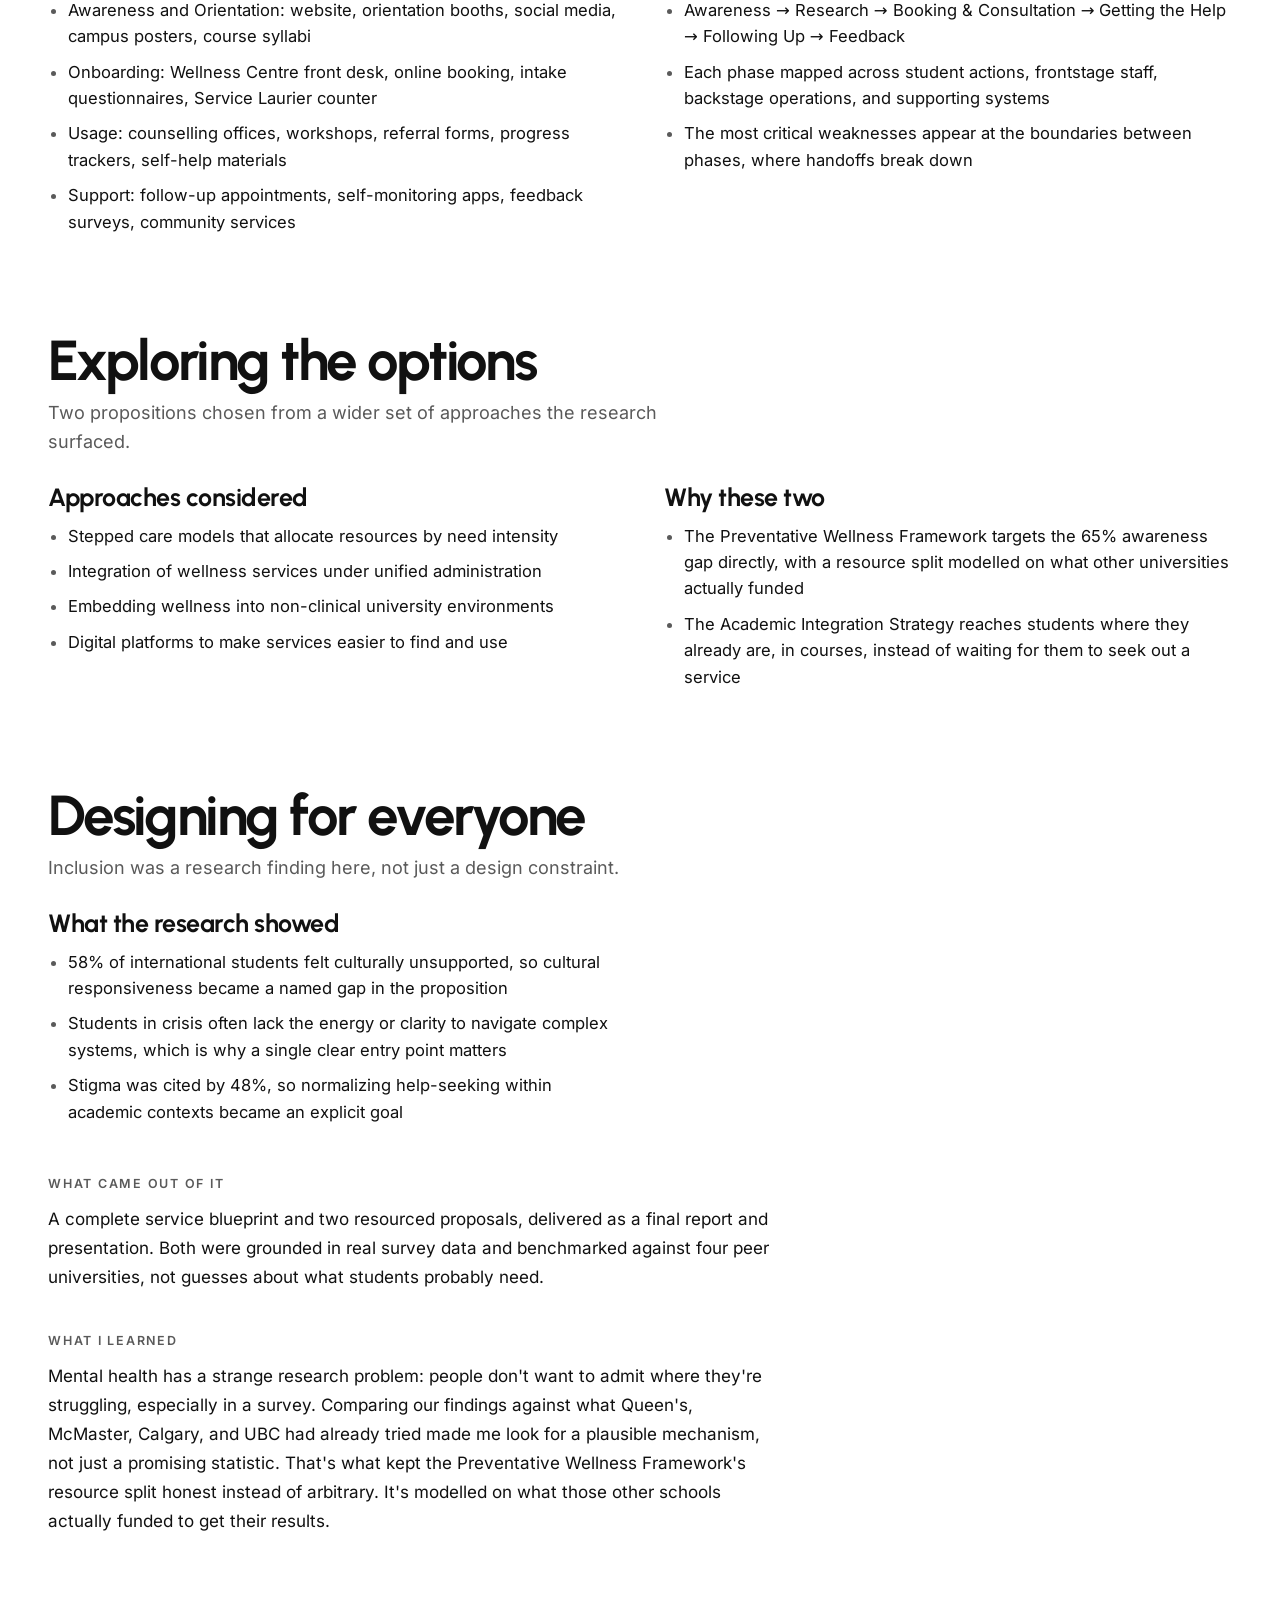
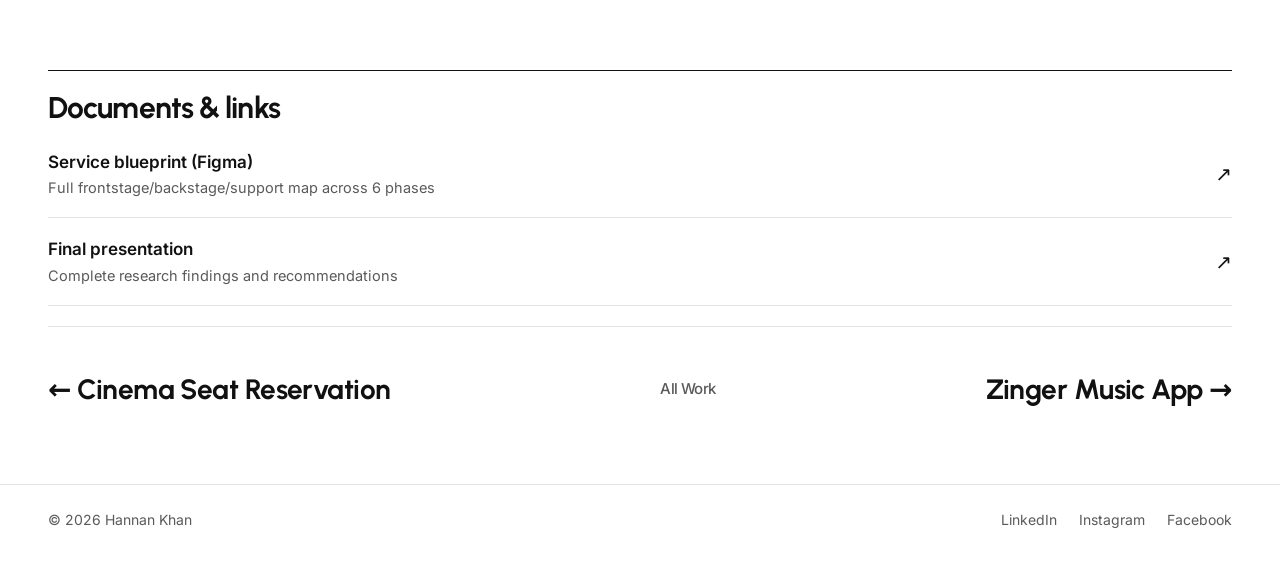
<file: case-wellness.html>
<!DOCTYPE html>
<html lang="en">
<head>
<meta charset="utf-8">
<meta name="viewport" content="width=device-width, initial-scale=1">
<title>Laurier Wellness Services | Service Design Case Study | Hannan Khan</title>
<meta name="description" content="A service design case study improving mental health service accessibility for Wilfrid Laurier University students, backed by real research and a full service blueprint.">
<meta name="robots" content="index, follow">
<link rel="canonical" href="https://hannankhan2025.com/case-wellness">
<link rel="icon" type="image/png" href="assets/favicon.png">
<meta property="og:type" content="website">
<meta property="og:site_name" content="Hannan Khan, UX Portfolio">
<meta property="og:title" content="Laurier Wellness Services | Service Design Case Study | Hannan Khan">
<meta property="og:description" content="A service design case study improving mental health service accessibility for Wilfrid Laurier University students, backed by real research and a full service blueprint.">
<meta property="og:url" content="https://hannankhan2025.com/case-wellness">
<meta property="og:image" content="https://hannankhan2025.com/assets/wellness.jpg">
<meta property="og:image:width" content="1200">
<meta property="og:image:height" content="800">
<meta name="twitter:card" content="summary_large_image">
<meta name="twitter:title" content="Laurier Wellness Services | Service Design Case Study | Hannan Khan">
<meta name="twitter:description" content="A service design case study improving mental health service accessibility for Wilfrid Laurier University students, backed by real research and a full service blueprint.">
<meta name="twitter:image" content="https://hannankhan2025.com/assets/wellness.jpg">
<meta name="author" content="Hannan Khan">
<meta name="theme-color" content="#FFFFFF" media="(prefers-color-scheme: light)">
<meta name="theme-color" content="#111111" media="(prefers-color-scheme: dark)">
<link rel="preload" href="assets/fonts/urbanist-latin-700-normal.woff2" as="font" type="font/woff2" crossorigin>
<script>(function(){var d=document.documentElement;d.classList.add("js");try{var t=localStorage.getItem("theme");if(t==="light"||t==="dark")d.setAttribute("data-theme",t)}catch(e){}})();</script>
<link rel="stylesheet" href="styles.css">
<script type="application/ld+json">{"@context": "https://schema.org", "@graph": [{"@type": "Article", "@id": "https://hannankhan2025.com/case-wellness#article", "headline": "Laurier Wellness Services UX case study", "description": "A service design case study improving mental health service accessibility for Wilfrid Laurier University students, backed by real research and a full service blueprint.", "image": "https://hannankhan2025.com/assets/wellness.jpg", "url": "https://hannankhan2025.com/case-wellness", "mainEntityOfPage": "https://hannankhan2025.com/case-wellness", "author": {"@id": "https://hannankhan2025.com/#hannan"}, "publisher": {"@id": "https://hannankhan2025.com/#hannan"}, "isPartOf": {"@id": "https://hannankhan2025.com/#site"}, "about": "User experience design"}, {"@type": "BreadcrumbList", "itemListElement": [{"@type": "ListItem", "position": 1, "name": "Home", "item": "https://hannankhan2025.com/"}, {"@type": "ListItem", "position": 2, "name": "Work", "item": "https://hannankhan2025.com/work"}, {"@type": "ListItem", "position": 3, "name": "Laurier Wellness Services", "item": "https://hannankhan2025.com/case-wellness"}]}]}</script>
</head>
<body>
<a class="skip" href="#main">Skip to content</a>

<header class="top">
  <div class="wrap">
    <a class="brand" href="index.html">Hannan Khan</a>
    <nav aria-label="Main">
      <ul class="nav">
        <li><a href="index.html">Home</a></li><li><a href="work.html" aria-current="page">Work</a></li><li><a href="about.html">About</a></li><li><a href="contact.html">Contact</a></li>
      </ul>
    </nav>
    <div class="top-end">
      <button class="dial" type="button" role="switch" aria-checked="false" aria-label="Dark mode"><svg class="sun" viewBox="0 0 24 24" aria-hidden="true"><circle cx="12" cy="12" r="4.5" fill="currentColor"/><path d="M12 1.5v3M12 19.5v3M1.5 12h3M19.5 12h3M4.6 4.6l2.1 2.1M17.3 17.3l2.1 2.1M4.6 19.4l2.1-2.1M17.3 6.7l2.1-2.1" stroke="currentColor" stroke-width="2.2" stroke-linecap="round"/></svg><svg class="moon" viewBox="0 0 24 24" aria-hidden="true"><path d="M20.5 14.6A8.5 8.5 0 0 1 9.4 3.5a8.5 8.5 0 1 0 11.1 11.1Z" fill="currentColor"/></svg></button>
      <a class="open" href="contact.html"><i aria-hidden="true"></i>Let's talk</a>
      <button class="menu-btn" type="button" aria-label="Open menu" aria-expanded="false">&#9776;</button>
    </div>
  </div>
</header>

<main id="main">
<section class="case-hero"><div class="wrap">
  <p class="case-eyebrow">Service design</p>
  <h1 class="serif">Laurier Wellness Services</h1>
  <p class="tagline">Wilfrid Laurier's Wellness Services do good work, but a lot of students never make it through the door. This project asked why, using real research instead of assumptions.</p>
  <div class="case-meta"><span class="tag">UX 112</span><span class="tag">Research</span><span class="tag">Service blueprint</span></div>
</div></section>

<div class="project-info reveal">
  <div class="info-item"><p class="il">Role</p><p class="iv">UX Researcher &amp; Service Designer</p></div>
  <div class="info-item"><p class="il">Team</p><p class="iv">Nithin, Cam, Kris, Brayden, Hannan, Nitin</p></div>
  <div class="info-item"><p class="il">Course</p><p class="iv">UX 112</p></div>
  <div class="info-item"><p class="il">Tools</p><p class="iv">Service blueprints, secondary research, Figma, Canva</p></div>
</div>

<section class="tight"><div class="wrap"><div class="glance"><div class="glance-item reveal"><p class="gl">The challenge</p><p>65% of Laurier students didn't know what wellness services existed, and the ones who did had to navigate six separate departments on their own.</p></div><div class="glance-item reveal"><p class="gl">My approach</p><p>Analyzed a research report covering 450+ student surveys, 28 interviews, and 16 staff interviews, then mapped the full service blueprint and benchmarked four peer universities.</p></div><div class="glance-item reveal"><p class="gl">The result</p><p>A complete service blueprint plus two resourced proposals targeting the awareness gap, delivered as a final report and presentation.</p></div></div><div class="contribution reveal"><p class="cl">My contribution</p><p>Team of 6 in UX 112. I worked on the research synthesis, the service blueprint mapping, and the two service propositions.</p></div></div></section>


<section class="tight"><div class="wrap"><div class="case-img reveal"><img src="assets/service_blueprint.jpg" alt="Wellness services journey mapping" width="900" height="326" loading="lazy" decoding="async"><div class="cap">Wellness services journey mapping</div></div>
<div class="key-stats reveal">
  <div class="key-stat"><b>450+</b><span>students surveyed</span></div>
  <div class="key-stat"><b>28</b><span>student interviews</span></div>
  <div class="key-stat"><b>16</b><span>staff interviews</span></div>
  <div class="key-stat"><b>4</b><span>focus groups</span></div>
</div>
</div></section>

<section class="tight divider"><div class="wrap">
  <h4 style="margin-bottom:8px" class="label">The problem</h4>
  <p style="margin-bottom:32px" class="body">Laurier's wellness services operate in departmental silos. The Student Wellness Centre, Accessible Learning Centre, Dean of Students Office, Athletics &amp; Recreation, and residence life programming all run largely independently. Students have to navigate between them on their own, often repeating their story and filling out redundant intake forms. The whole system is also built to respond to crises rather than prevent them, which means it strains hardest exactly when demand peaks.</p>

  <div class="case-2col">
    <div class="case-block reveal"><h4>Who's affected</h4><ul>
      <li>Undergraduate and graduate students, domestic and international</li>
      <li>Faculty and staff who interact with students in distress</li>
      <li>Wellness service providers dealing with overwhelming demand</li>
      <li>Academic departments managing accommodations and extensions</li>
    </ul></div>
    <div class="case-block reveal"><h4>When it hits hardest</h4><ul>
      <li>Beginning and end of semesters (September, December, April)</li>
      <li>Midterm examination periods</li>
      <li>Transition periods like first year and graduation</li>
      <li>Winter months, tied to seasonal affective disorder</li>
    </ul></div>
  </div>

  <p style="margin-bottom:32px" class="body">Context that shaped the whole project: a 2021 survey from the Canadian Alliance of Student Associations found 68% of post-secondary students felt overwhelming anxiety, and 51% felt so depressed it was difficult to function. This wasn't a niche problem to design around. It was the baseline.</p>

  <h4 style="margin-bottom:8px" class="label">Research</h4>
  <p style="margin-bottom:24px" class="body">We analyzed a wellness research report from Unless Design covering surveys, interviews, and usage data, and mapped the findings against four phases of the student journey.</p>

  <div class="case-2col">
    <div class="case-block reveal"><h4>Awareness &amp; discovery</h4><ul>
      <li>65% of students didn't know what services were even available</li>
      <li>72% were confused about which service was appropriate for them</li>
      <li>48% cited stigma as a real barrier to reaching out</li>
    </ul></div>
    <div class="case-block reveal"><h4>Navigation &amp; access</h4><ul>
      <li>68% found the booking process too complex</li>
      <li>Average wait times of 2&ndash;3 weeks for non-urgent appointments</li>
      <li>Students filled out an average of 3.4 redundant intake forms</li>
    </ul></div>
  </div>
  <div class="case-2col">
    <div class="case-block reveal"><h4>Service engagement</h4><ul>
      <li>Average satisfaction rating: 3.2 out of 5</li>
      <li>58% of international students felt culturally unsupported</li>
      <li>22% no-show rate, largely due to follow-up complexity</li>
    </ul></div>
    <div class="case-block reveal"><h4>Continued care</h4><ul>
      <li>Fragmented follow-up procedures between departments</li>
      <li>76% cited financial barriers to off-campus referrals</li>
      <li>Very limited long-term support options once a case closed</li>
    </ul></div>
  </div>

  <h4 style="margin:44px 0 8px" class="label">Service Blueprint</h4>
  <p style="margin-bottom:24px" class="body">Mapping the frontstage, backstage, and support layers of the service exposed where things actually break down, and not just where students feel friction but why.</p>
  <div class="case-2col">
    <div class="case-block reveal"><h4>Frontstage problems</h4><ul>
      <li>Fragmented student touchpoints spread across departments</li>
      <li>Inconsistent messaging about what services even exist</li>
      <li>Limited visibility into wait times before committing to book</li>
    </ul></div>
    <div class="case-block reveal"><h4>Backstage problems</h4><ul>
      <li>Siloed record-keeping systems that block information sharing</li>
      <li>Duplicated administrative processes across departments</li>
      <li>Limited capacity for prevention work because crisis demand eats the budget</li>
    </ul></div>
  </div>

  <h4 style="margin:44px 0 8px" class="label">What Other Universities Do</h4>
  <p style="margin-bottom:24px" class="body">Part of the research looked at how peer institutions had already solved pieces of this problem.</p>
  <div class="case-2col">
    <div class="case-block reveal"><h4>Queen's &amp; McMaster</h4><ul>
      <li>Queen's stepped-care model reduced wait times by 43% and increased capacity by 28%</li>
      <li>McMaster's "no wrong door" intake, under one administrative umbrella, got 76% of students reporting higher satisfaction with navigation</li>
    </ul></div>
    <div class="case-block reveal"><h4>Calgary &amp; UBC</h4><ul>
      <li>Calgary's "Community of Caring" early-intervention framework cut crisis incidents by 17%</li>
      <li>UBC's approach embeds wellbeing directly into academic policy instead of treating it as purely clinical</li>
    </ul></div>
  </div>

  <div style="margin-top:44px"><h4 style="margin-bottom:14px" class="label">Service Proposition</h4>
  <p style="margin-bottom:20px" class="body">The Awareness &amp; Discovery phase turned out to be the best place to step in. Fixing it could keep an estimated 40% of students from falling through the cracks in every phase that follows. We proposed two service changes there.</p>
  </div>
  <div class="case-2col">
    <div class="case-block reveal"><h4>1. Preventative Wellness Framework</h4><ul>
      <li>A three-tiered model: 40% of resources to primary prevention (education, community-building, curriculum integration) before problems develop</li>
      <li>35% to secondary prevention, covering early identification and peer support for at-risk students</li>
      <li>25% to tertiary prevention, meaning clinical services for students already in crisis</li>
    </ul></div>
    <div class="case-block reveal"><h4>2. Academic Integration Strategy</h4><ul>
      <li>A faculty wellness champion embedded in each academic department</li>
      <li>Wellness-infused curriculum design guidelines and policy review</li>
      <li>"Wellness moments" built into large courses during high-stress periods</li>
    </ul></div>
  </div>

  <h4 class="cs-h reveal">What the research told me</h4><p class="cs-sub reveal">The findings that decided where to intervene.</p><div class="insight-grid"><div class="insight reveal"><p class="in-num">Insight 01</p><h5>Awareness is the leak</h5><p>65% of students didn't know what services existed. Fix this phase and an estimated 40% of students stop falling through later gaps.</p></div><div class="insight reveal"><p class="in-num">Insight 02</p><h5>The system is built for departments, not students</h5><p>Siloed records, duplicated intake, and inconsistent triage all trace to the same root: optimized for departmental efficiency.</p></div><div class="insight reveal"><p class="in-num">Insight 03</p><h5>Others have already solved pieces of this</h5><p>Queen's, McMaster, Calgary, and UBC each proved a different piece of the fix works in practice.</p></div></div><h4 class="cs-h reveal">How people move through it</h4><p class="cs-sub reveal">Mapped as a service ecology across four phases, then as a six-phase service blueprint.</p><div class="case-2col"><div class="case-block reveal"><h4>Service ecology phases</h4><ul><li>Awareness and Orientation: website, orientation booths, social media, campus posters, course syllabi</li><li>Onboarding: Wellness Centre front desk, online booking, intake questionnaires, Service Laurier counter</li><li>Usage: counselling offices, workshops, referral forms, progress trackers, self-help materials</li><li>Support: follow-up appointments, self-monitoring apps, feedback surveys, community services</li></ul></div><div class="case-block reveal"><h4>Service blueprint phases</h4><ul><li>Awareness → Research → Booking &amp; Consultation → Getting the Help → Following Up → Feedback</li><li>Each phase mapped across student actions, frontstage staff, backstage operations, and supporting systems</li><li>The most critical weaknesses appear at the boundaries between phases, where handoffs break down</li></ul></div></div><h4 class="cs-h reveal">Exploring the options</h4><p class="cs-sub reveal">Two propositions chosen from a wider set of approaches the research surfaced.</p><div class="case-2col"><div class="case-block reveal"><h4>Approaches considered</h4><ul><li>Stepped care models that allocate resources by need intensity</li><li>Integration of wellness services under unified administration</li><li>Embedding wellness into non-clinical university environments</li><li>Digital platforms to make services easier to find and use</li></ul></div><div class="case-block reveal"><h4>Why these two</h4><ul><li>The Preventative Wellness Framework targets the 65% awareness gap directly, with a resource split modelled on what other universities actually funded</li><li>The Academic Integration Strategy reaches students where they already are, in courses, instead of waiting for them to seek out a service</li></ul></div></div><h4 class="cs-h reveal">Designing for everyone</h4><p class="cs-sub reveal">Inclusion was a research finding here, not just a design constraint.</p><div class="case-2col"><div class="case-block reveal"><h4>What the research showed</h4><ul><li>58% of international students felt culturally unsupported, so cultural responsiveness became a named gap in the proposition</li><li>Students in crisis often lack the energy or clarity to navigate complex systems, which is why a single clear entry point matters</li><li>Stigma was cited by 48%, so normalizing help-seeking within academic contexts became an explicit goal</li></ul></div></div>

<div style="margin-top:44px"><h4 style="margin-bottom:14px" class="label">What came out of it</h4>
  <p class="body reveal">A complete service blueprint and two resourced proposals, delivered as a final report and presentation. Both were grounded in real survey data and benchmarked against four peer universities, not guesses about what students probably need.</p></div>

  <div style="margin-top:44px"><h4 style="margin-bottom:14px" class="label">What I learned</h4>
  <p class="body reveal">Mental health has a strange research problem: people don't want to admit where they're struggling, especially in a survey. Comparing our findings against what Queen's, McMaster, Calgary, and UBC had already tried made me look for a plausible mechanism, not just a promising statistic. That's what kept the Preventative Wellness Framework's resource split honest instead of arbitrary. It's modelled on what those other schools actually funded to get their results.</p></div>
</div></section>

<div class="wrap">
<div class="doc-links reveal">
<h4>Documents &amp; links</h4>
<a class="doc-link" href="https://www.figma.com/proto/Gep8YripR7WaGnUNnsXSnC/Service-blueprint-template--Community-?node-id=156-2089&t=Oyxi420FekndUChe-0&scaling=contain&content-scaling=fixed&page-id=156%3A2068" target="_blank" rel="noopener noreferrer"><div><div class="dl-title">Service blueprint (Figma)</div><div class="dl-sub">Full frontstage/backstage/support map across 6 phases</div></div><span class="dl-arrow">&#8599;</span></a>
<a class="doc-link" href="https://www.canva.com/design/DAGTaMd8WNM/4w3A7OkljyC8yvJzf3M7Ww/view" target="_blank" rel="noopener noreferrer"><div><div class="dl-title">Final presentation</div><div class="dl-sub">Complete research findings and recommendations</div></div><span class="dl-arrow">&#8599;</span></a>
</div>
</div>
<div class="wrap"><div class="case-nav reveal"><a href="case-seat-reservation.html"> Cinema Seat Reservation</a><a href="work.html" class="quiet">All Work</a><a href="case-zinger.html">Zinger Music App </a></div>
</main>

<footer>
  <div class="wrap">
    <span>© 2026 Hannan Khan</span>
    <span>
      <a href="https://www.linkedin.com/in/hannan-khan-906102208" target="_blank" rel="noopener">LinkedIn</a>
      <a href="https://www.instagram.com/hannankhan661" target="_blank" rel="noopener">Instagram</a>
      <a href="https://www.facebook.com/hannan.khan.626385" target="_blank" rel="noopener">Facebook</a>
    </span>
  </div>
</footer>
<script src="site.js" defer></script>
</body>
</html>
</file>
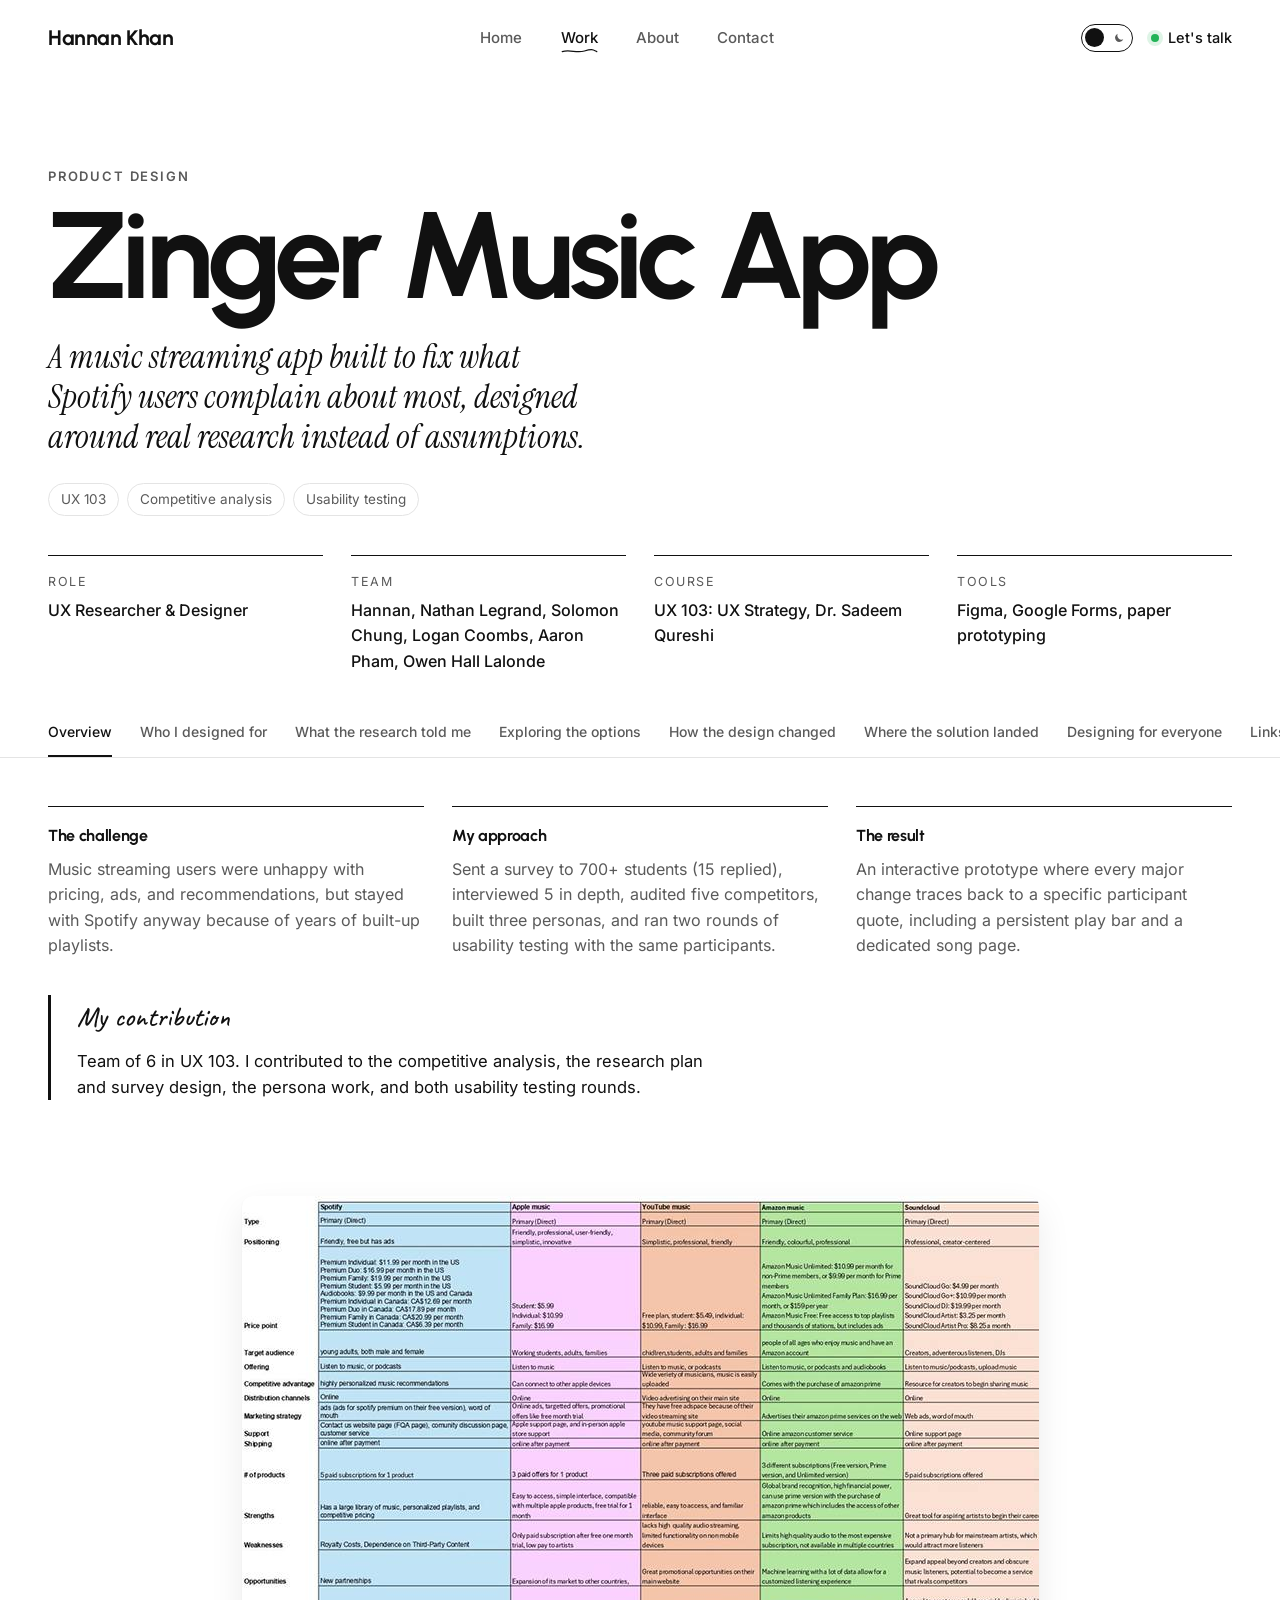
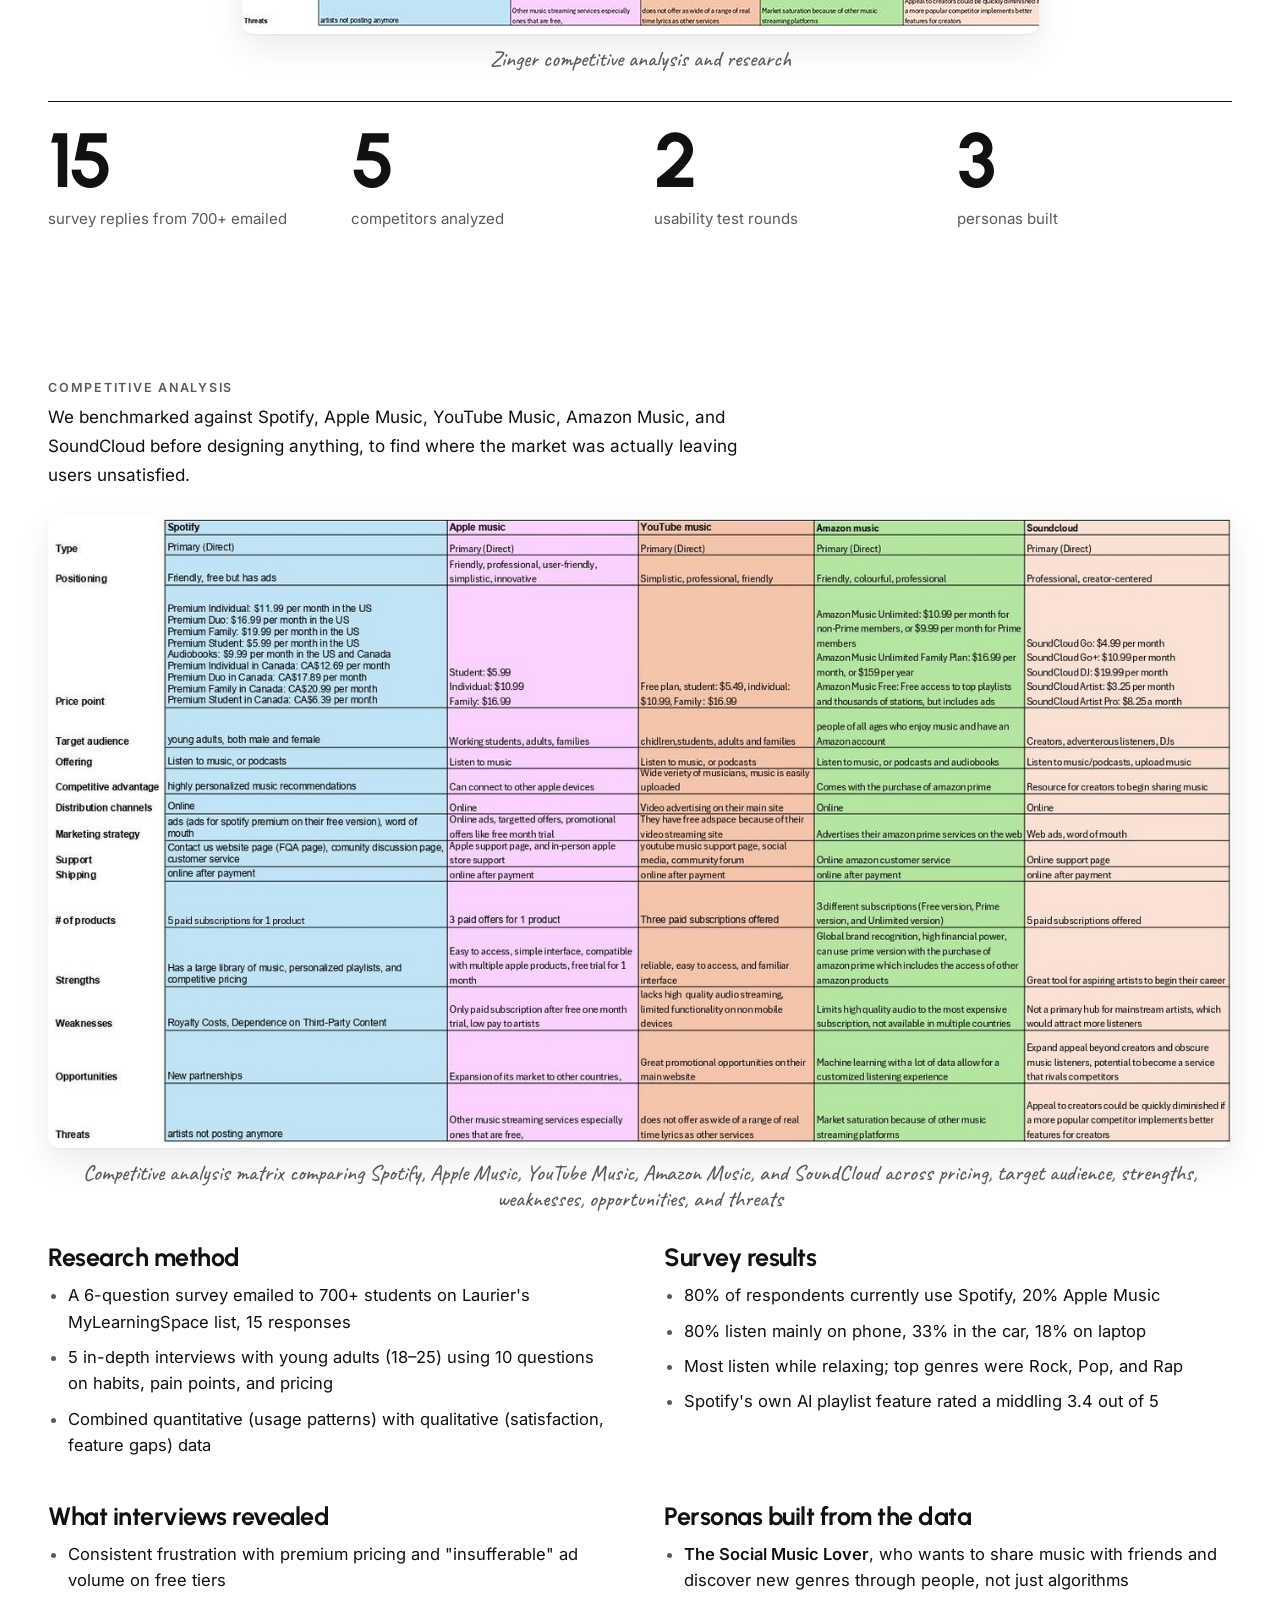
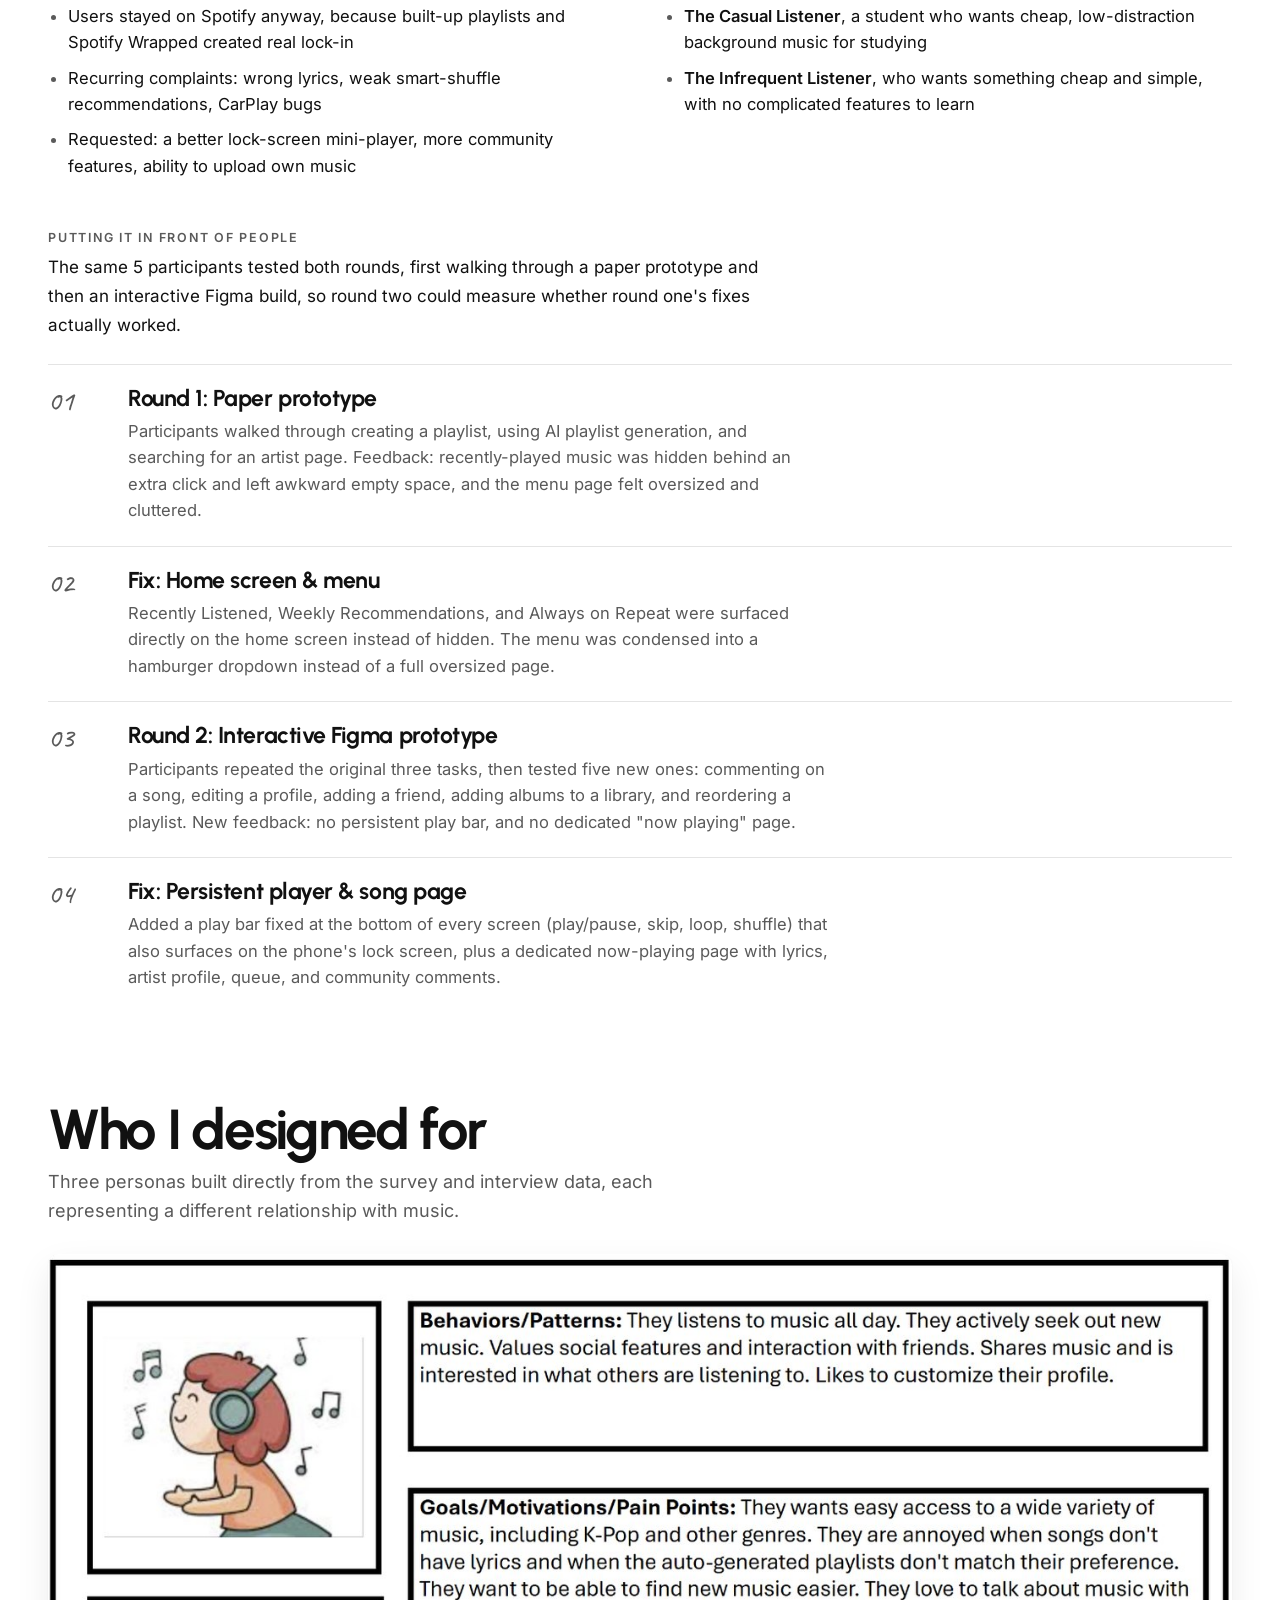
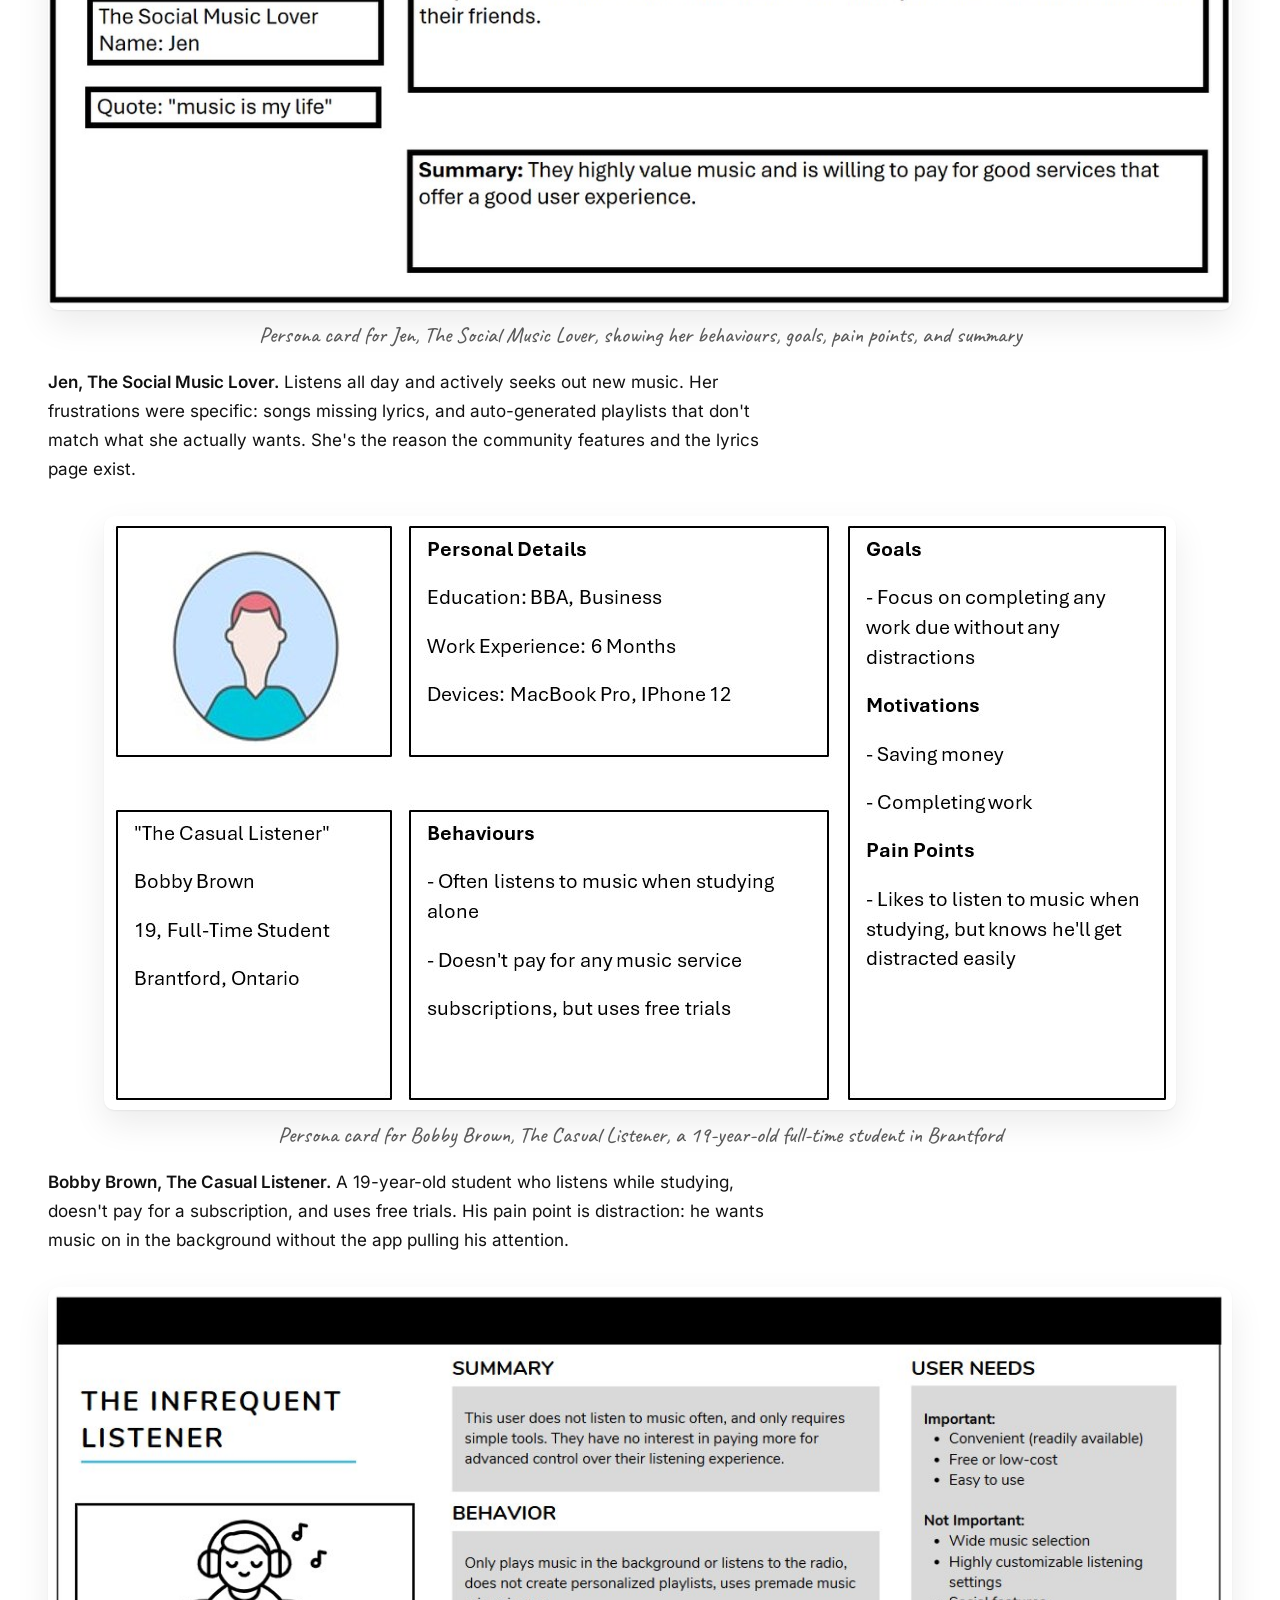
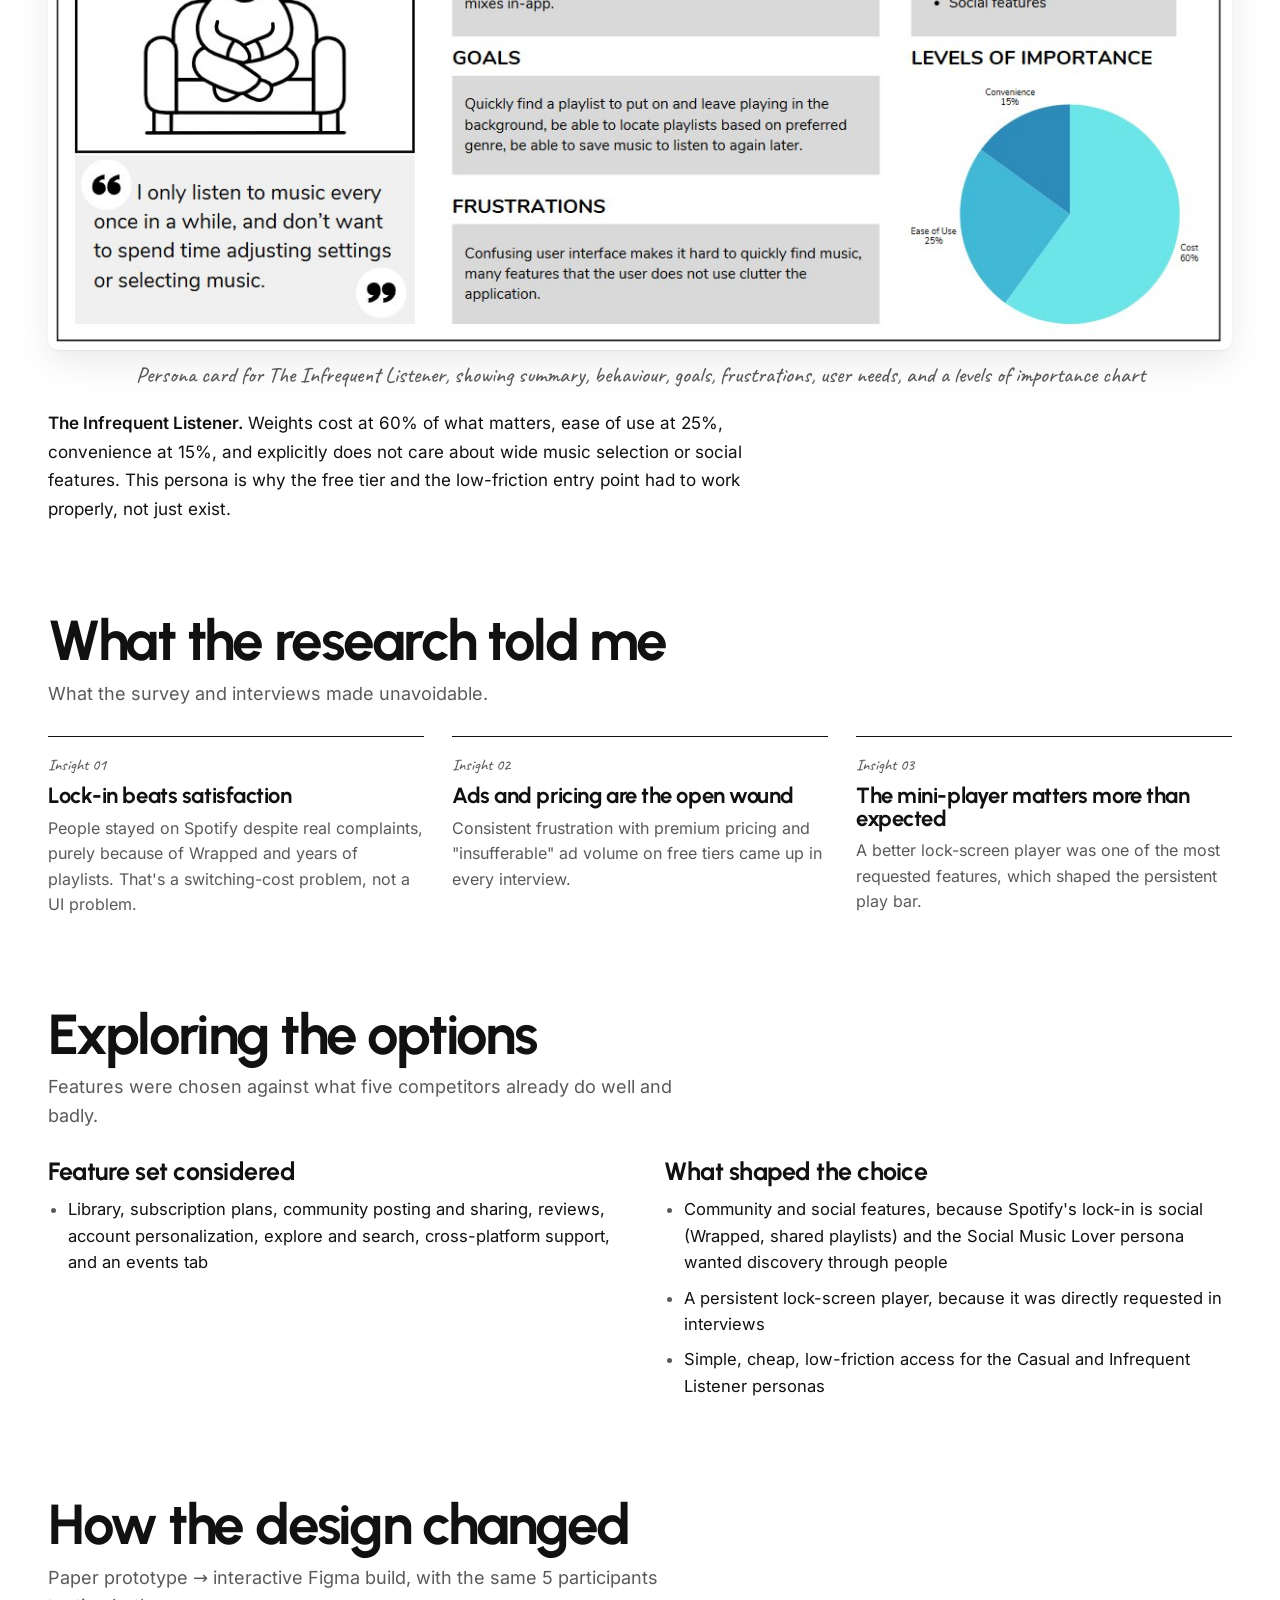
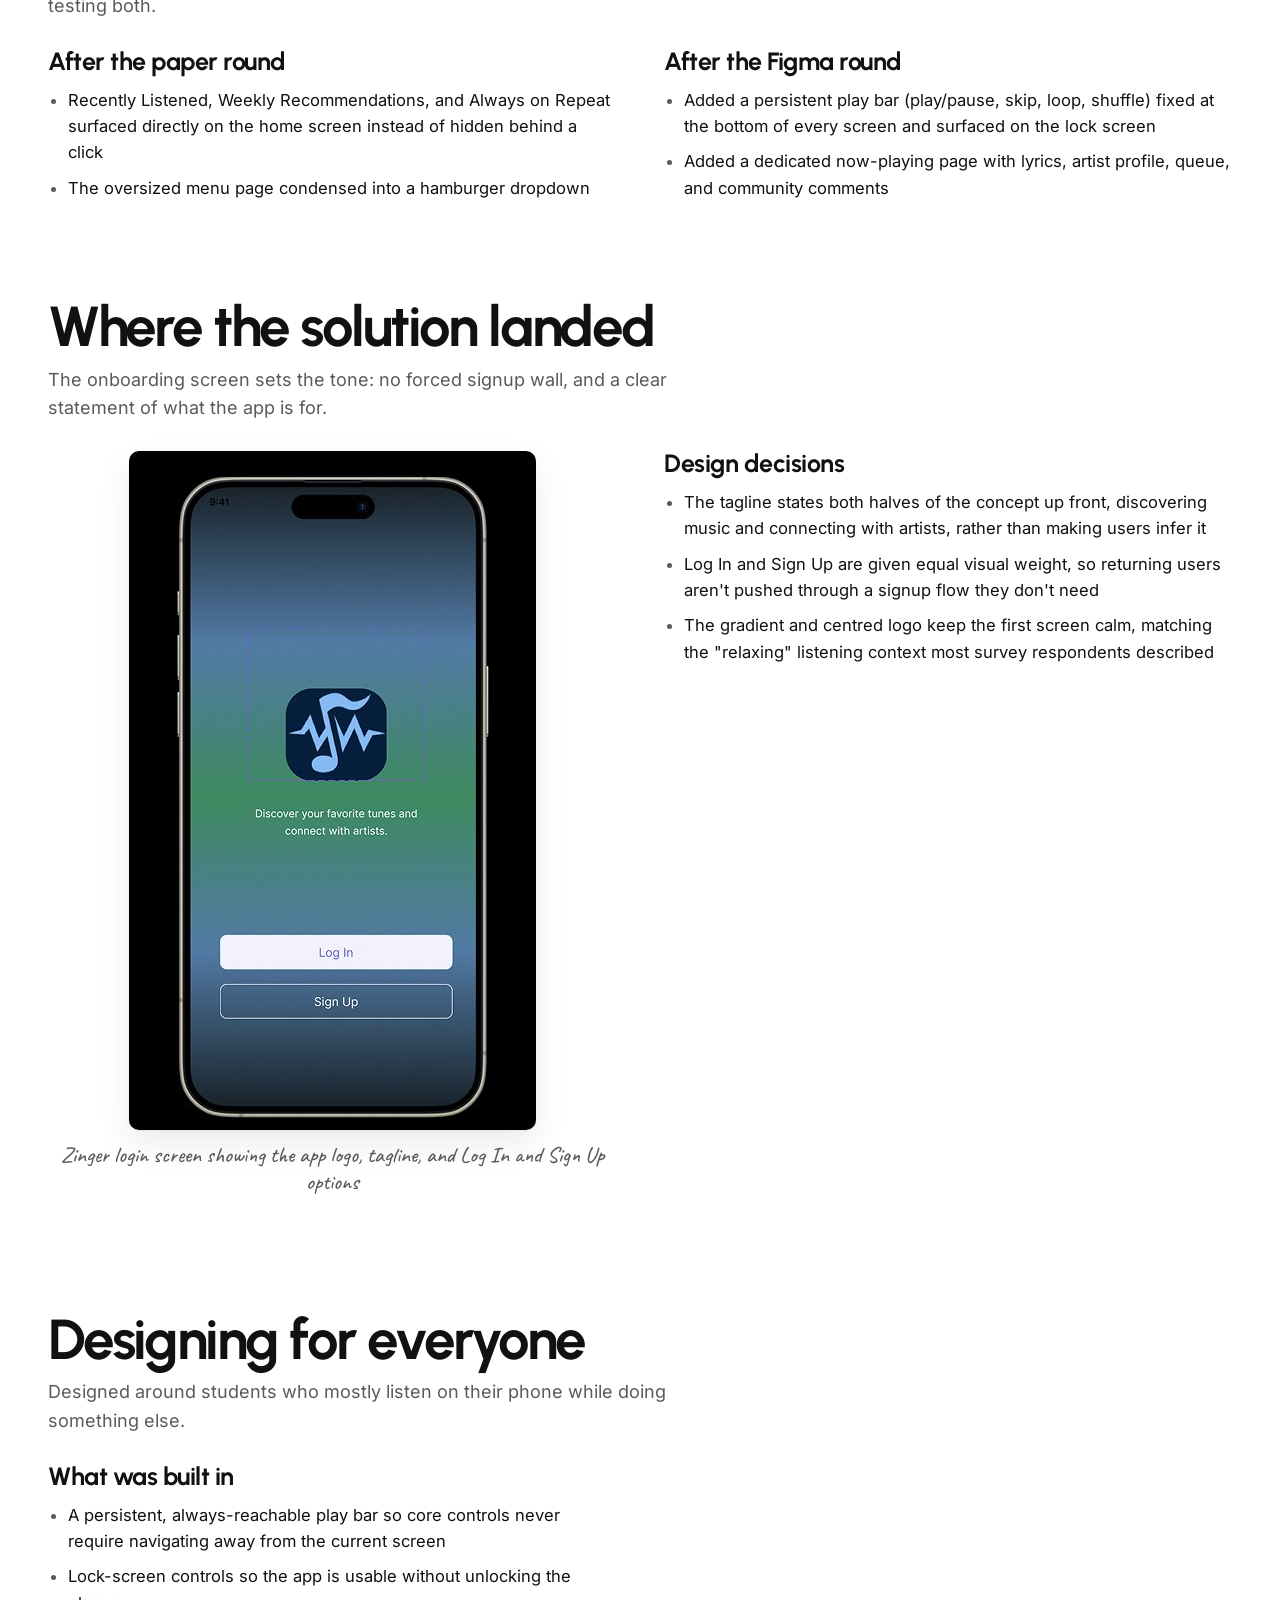
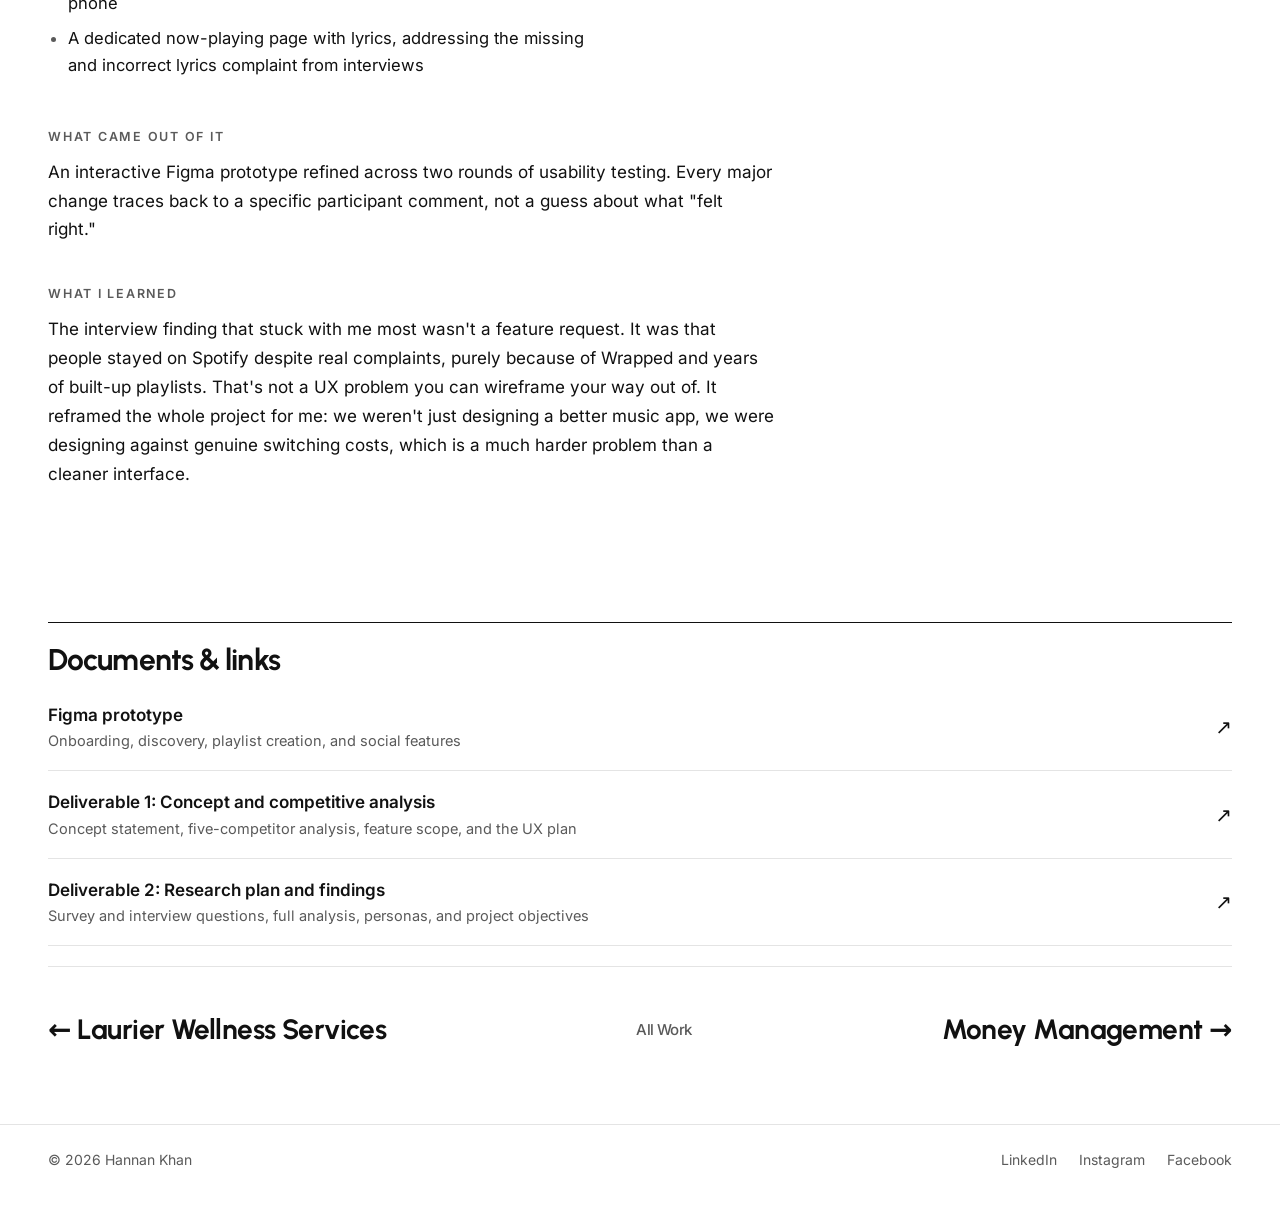
<file: case-zinger.html>
<!DOCTYPE html>
<html lang="en">
<head>
<meta charset="utf-8">
<meta name="viewport" content="width=device-width, initial-scale=1">
<title>Zinger Music App | Product Design Case Study | Hannan Khan</title>
<meta name="description" content="A student-first music streaming app case study, from competitive analysis and real user research through two rounds of usability testing.">
<meta name="robots" content="index, follow">
<link rel="canonical" href="https://hannankhan2025.com/case-zinger">
<link rel="icon" type="image/png" href="assets/favicon.png">
<meta property="og:type" content="website">
<meta property="og:site_name" content="Hannan Khan, UX Portfolio">
<meta property="og:title" content="Zinger Music App | Product Design Case Study | Hannan Khan">
<meta property="og:description" content="A student-first music streaming app case study, from competitive analysis and real user research through two rounds of usability testing.">
<meta property="og:url" content="https://hannankhan2025.com/case-zinger">
<meta property="og:image" content="https://hannankhan2025.com/assets/zinger.jpg">
<meta property="og:image:width" content="1200">
<meta property="og:image:height" content="800">
<meta name="twitter:card" content="summary_large_image">
<meta name="twitter:title" content="Zinger Music App | Product Design Case Study | Hannan Khan">
<meta name="twitter:description" content="A student-first music streaming app case study, from competitive analysis and real user research through two rounds of usability testing.">
<meta name="twitter:image" content="https://hannankhan2025.com/assets/zinger.jpg">
<meta name="author" content="Hannan Khan">
<meta name="theme-color" content="#FFFFFF" media="(prefers-color-scheme: light)">
<meta name="theme-color" content="#111111" media="(prefers-color-scheme: dark)">
<link rel="preload" href="assets/fonts/urbanist-latin-700-normal.woff2" as="font" type="font/woff2" crossorigin>
<script>(function(){var d=document.documentElement;d.classList.add("js");try{var t=localStorage.getItem("theme");if(t==="light"||t==="dark")d.setAttribute("data-theme",t)}catch(e){}})();</script>
<link rel="stylesheet" href="styles.css">
<script type="application/ld+json">{"@context": "https://schema.org", "@graph": [{"@type": "Article", "@id": "https://hannankhan2025.com/case-zinger#article", "headline": "Zinger Music App UX case study", "description": "A student-first music streaming app case study, from competitive analysis and real user research through two rounds of usability testing.", "image": "https://hannankhan2025.com/assets/zinger.jpg", "url": "https://hannankhan2025.com/case-zinger", "mainEntityOfPage": "https://hannankhan2025.com/case-zinger", "author": {"@id": "https://hannankhan2025.com/#hannan"}, "publisher": {"@id": "https://hannankhan2025.com/#hannan"}, "isPartOf": {"@id": "https://hannankhan2025.com/#site"}, "about": "User experience design"}, {"@type": "BreadcrumbList", "itemListElement": [{"@type": "ListItem", "position": 1, "name": "Home", "item": "https://hannankhan2025.com/"}, {"@type": "ListItem", "position": 2, "name": "Work", "item": "https://hannankhan2025.com/work"}, {"@type": "ListItem", "position": 3, "name": "Zinger Music App", "item": "https://hannankhan2025.com/case-zinger"}]}]}</script>
</head>
<body>
<a class="skip" href="#main">Skip to content</a>

<header class="top">
  <div class="wrap">
    <a class="brand" href="index.html">Hannan Khan</a>
    <nav aria-label="Main">
      <ul class="nav">
        <li><a href="index.html">Home</a></li><li><a href="work.html" aria-current="page">Work</a></li><li><a href="about.html">About</a></li><li><a href="contact.html">Contact</a></li>
      </ul>
    </nav>
    <div class="top-end">
      <button class="dial" type="button" role="switch" aria-checked="false" aria-label="Dark mode"><svg class="sun" viewBox="0 0 24 24" aria-hidden="true"><circle cx="12" cy="12" r="4.5" fill="currentColor"/><path d="M12 1.5v3M12 19.5v3M1.5 12h3M19.5 12h3M4.6 4.6l2.1 2.1M17.3 17.3l2.1 2.1M4.6 19.4l2.1-2.1M17.3 6.7l2.1-2.1" stroke="currentColor" stroke-width="2.2" stroke-linecap="round"/></svg><svg class="moon" viewBox="0 0 24 24" aria-hidden="true"><path d="M20.5 14.6A8.5 8.5 0 0 1 9.4 3.5a8.5 8.5 0 1 0 11.1 11.1Z" fill="currentColor"/></svg></button>
      <a class="open" href="contact.html"><i aria-hidden="true"></i>Let's talk</a>
      <button class="menu-btn" type="button" aria-label="Open menu" aria-expanded="false">&#9776;</button>
    </div>
  </div>
</header>

<main id="main">
<section class="case-hero"><div class="wrap">
  <p class="case-eyebrow">Product design</p>
  <h1 class="serif">Zinger Music App</h1>
  <p class="tagline">A music streaming app built to fix what Spotify users complain about most, designed around real research instead of assumptions.</p>
  <div class="case-meta"><span class="tag">UX 103</span><span class="tag">Competitive analysis</span><span class="tag">Usability testing</span></div>
</div></section>

<div class="project-info reveal">
  <div class="info-item"><p class="il">Role</p><p class="iv">UX Researcher &amp; Designer</p></div>
  <div class="info-item"><p class="il">Team</p><p class="iv">Hannan, Nathan Legrand, Solomon Chung, Logan Coombs, Aaron Pham, Owen Hall Lalonde</p></div>
  <div class="info-item"><p class="il">Course</p><p class="iv">UX 103: UX Strategy, Dr. Sadeem Qureshi</p></div>
  <div class="info-item"><p class="il">Tools</p><p class="iv">Figma, Google Forms, paper prototyping</p></div>
</div>

<section class="tight"><div class="wrap"><div class="glance"><div class="glance-item reveal"><p class="gl">The challenge</p><p>Music streaming users were unhappy with pricing, ads, and recommendations, but stayed with Spotify anyway because of years of built-up playlists.</p></div><div class="glance-item reveal"><p class="gl">My approach</p><p>Sent a survey to 700+ students (15 replied), interviewed 5 in depth, audited five competitors, built three personas, and ran two rounds of usability testing with the same participants.</p></div><div class="glance-item reveal"><p class="gl">The result</p><p>An interactive prototype where every major change traces back to a specific participant quote, including a persistent play bar and a dedicated song page.</p></div></div><div class="contribution reveal"><p class="cl">My contribution</p><p>Team of 6 in UX 103. I contributed to the competitive analysis, the research plan and survey design, the persona work, and both usability testing rounds.</p></div></div></section>


<section class="tight"><div class="wrap"><div class="case-img reveal"><img src="assets/zinger_analysis.jpg" alt="Zinger competitive analysis and research" width="797" height="438" loading="lazy" decoding="async"><div class="cap">Zinger competitive analysis and research</div></div>
<div class="key-stats reveal">
  <div class="key-stat"><b>15</b><span>survey replies from 700+ emailed</span></div>
  <div class="key-stat"><b>5</b><span>competitors analyzed</span></div>
  <div class="key-stat"><b>2</b><span>usability test rounds</span></div>
  <div class="key-stat"><b>3</b><span>personas built</span></div>
</div>
</div></section>

<section class="tight divider"><div class="wrap">
  <h4 style="margin-bottom:8px" class="label">Competitive Analysis</h4>
  <p style="margin-bottom:24px" class="body">We benchmarked against Spotify, Apple Music, YouTube Music, Amazon Music, and SoundCloud before designing anything, to find where the market was actually leaving users unsatisfied.</p>
  <div class="case-img reveal" style="margin-bottom:32px"><img src="assets/zinger_competitive.jpg" alt="Competitive analysis matrix comparing Spotify, Apple Music, YouTube Music, Amazon Music, and SoundCloud across pricing, target audience, strengths, weaknesses, opportunities, and threats" width="1400" height="750" loading="lazy" decoding="async"><div class="cap">Competitive analysis matrix comparing Spotify, Apple Music, YouTube Music, Amazon Music, and SoundCloud across pricing, target audience, strengths, weaknesses, opportunities, and threats</div></div>

  <div class="case-2col">
    <div class="case-block reveal"><h4>Research method</h4><ul>
      <li>A 6-question survey emailed to 700+ students on Laurier's MyLearningSpace list, 15 responses</li>
      <li>5 in-depth interviews with young adults (18&ndash;25) using 10 questions on habits, pain points, and pricing</li>
      <li>Combined quantitative (usage patterns) with qualitative (satisfaction, feature gaps) data</li>
    </ul></div>
    <div class="case-block reveal"><h4>Survey results</h4><ul>
      <li>80% of respondents currently use Spotify, 20% Apple Music</li>
      <li>80% listen mainly on phone, 33% in the car, 18% on laptop</li>
      <li>Most listen while relaxing; top genres were Rock, Pop, and Rap</li>
      <li>Spotify's own AI playlist feature rated a middling 3.4 out of 5</li>
    </ul></div>
  </div>

  <div class="case-2col">
    <div class="case-block reveal"><h4>What interviews revealed</h4><ul>
      <li>Consistent frustration with premium pricing and "insufferable" ad volume on free tiers</li>
      <li>Users stayed on Spotify anyway, because built-up playlists and Spotify Wrapped created real lock-in</li>
      <li>Recurring complaints: wrong lyrics, weak smart-shuffle recommendations, CarPlay bugs</li>
      <li>Requested: a better lock-screen mini-player, more community features, ability to upload own music</li>
    </ul></div>
    <div class="case-block reveal"><h4>Personas built from the data</h4><ul>
      <li><strong class="strong">The Social Music Lover</strong>, who wants to share music with friends and discover new genres through people, not just algorithms</li>
      <li><strong class="strong">The Casual Listener</strong>, a student who wants cheap, low-distraction background music for studying</li>
      <li><strong class="strong">The Infrequent Listener</strong>, who wants something cheap and simple, with no complicated features to learn</li>
    </ul></div>
  </div>

  <h4 style="margin:44px 0 8px" class="label">Putting it in front of people</h4>
  <p style="margin-bottom:24px" class="body">The same 5 participants tested both rounds, first walking through a paper prototype and then an interactive Figma build, so round two could measure whether round one's fixes actually worked.</p>

  <div class="phase reveal"><span class="phase-num">01</span><div><h5>Round 1: Paper prototype</h5><p>Participants walked through creating a playlist, using AI playlist generation, and searching for an artist page. Feedback: recently-played music was hidden behind an extra click and left awkward empty space, and the menu page felt oversized and cluttered.</p></div></div>
  <div class="phase reveal"><span class="phase-num">02</span><div><h5>Fix: Home screen &amp; menu</h5><p>Recently Listened, Weekly Recommendations, and Always on Repeat were surfaced directly on the home screen instead of hidden. The menu was condensed into a hamburger dropdown instead of a full oversized page.</p></div></div>
  <div class="phase reveal"><span class="phase-num">03</span><div><h5>Round 2: Interactive Figma prototype</h5><p>Participants repeated the original three tasks, then tested five new ones: commenting on a song, editing a profile, adding a friend, adding albums to a library, and reordering a playlist. New feedback: no persistent play bar, and no dedicated "now playing" page.</p></div></div>
  <div class="phase reveal"><span class="phase-num">04</span><div><h5>Fix: Persistent player &amp; song page</h5><p>Added a play bar fixed at the bottom of every screen (play/pause, skip, loop, shuffle) that also surfaces on the phone's lock screen, plus a dedicated now-playing page with lyrics, artist profile, queue, and community comments.</p></div></div>

  <h4 class="cs-h reveal">Who I designed for</h4><p class="cs-sub reveal">Three personas built directly from the survey and interview data, each representing a different relationship with music.</p><div class="case-img reveal" style="margin-bottom:20px"><img src="assets/zinger_persona_social.jpg" alt="Persona card for Jen, The Social Music Lover, showing her behaviours, goals, pain points, and summary" width="1400" height="776" loading="lazy" decoding="async"><div class="cap">Persona card for Jen, The Social Music Lover, showing her behaviours, goals, pain points, and summary</div></div><p style="margin-bottom:32px" class="body"><strong class="strong">Jen, The Social Music Lover.</strong> Listens all day and actively seeks out new music. Her frustrations were specific: songs missing lyrics, and auto-generated playlists that don't match what she actually wants. She's the reason the community features and the lyrics page exist.</p><div class="case-img reveal" style="margin-bottom:20px"><img src="assets/zinger_persona_casual.jpg" alt="Persona card for Bobby Brown, The Casual Listener, a 19-year-old full-time student in Brantford" width="1072" height="594" loading="lazy" decoding="async"><div class="cap">Persona card for Bobby Brown, The Casual Listener, a 19-year-old full-time student in Brantford</div></div><p style="margin-bottom:32px" class="body"><strong class="strong">Bobby Brown, The Casual Listener.</strong> A 19-year-old student who listens while studying, doesn't pay for a subscription, and uses free trials. His pain point is distraction: he wants music on in the background without the app pulling his attention.</p><div class="case-img reveal" style="margin-bottom:20px"><img src="assets/zinger_persona_infrequent.jpg" alt="Persona card for The Infrequent Listener, showing summary, behaviour, goals, frustrations, user needs, and a levels of importance chart" width="1226" height="687" loading="lazy" decoding="async"><div class="cap">Persona card for The Infrequent Listener, showing summary, behaviour, goals, frustrations, user needs, and a levels of importance chart</div></div><p style="margin-bottom:44px" class="body"><strong class="strong">The Infrequent Listener.</strong> Weights cost at 60% of what matters, ease of use at 25%, convenience at 15%, and explicitly does not care about wide music selection or social features. This persona is why the free tier and the low-friction entry point had to work properly, not just exist.</p><h4 class="cs-h reveal">What the research told me</h4><p class="cs-sub reveal">What the survey and interviews made unavoidable.</p><div class="insight-grid"><div class="insight reveal"><p class="in-num">Insight 01</p><h5>Lock-in beats satisfaction</h5><p>People stayed on Spotify despite real complaints, purely because of Wrapped and years of playlists. That's a switching-cost problem, not a UI problem.</p></div><div class="insight reveal"><p class="in-num">Insight 02</p><h5>Ads and pricing are the open wound</h5><p>Consistent frustration with premium pricing and "insufferable" ad volume on free tiers came up in every interview.</p></div><div class="insight reveal"><p class="in-num">Insight 03</p><h5>The mini-player matters more than expected</h5><p>A better lock-screen player was one of the most requested features, which shaped the persistent play bar.</p></div></div><h4 class="cs-h reveal">Exploring the options</h4><p class="cs-sub reveal">Features were chosen against what five competitors already do well and badly.</p><div class="case-2col"><div class="case-block reveal"><h4>Feature set considered</h4><ul><li>Library, subscription plans, community posting and sharing, reviews, account personalization, explore and search, cross-platform support, and an events tab</li></ul></div><div class="case-block reveal"><h4>What shaped the choice</h4><ul><li>Community and social features, because Spotify's lock-in is social (Wrapped, shared playlists) and the Social Music Lover persona wanted discovery through people</li><li>A persistent lock-screen player, because it was directly requested in interviews</li><li>Simple, cheap, low-friction access for the Casual and Infrequent Listener personas</li></ul></div></div><h4 class="cs-h reveal">How the design changed</h4><p class="cs-sub reveal">Paper prototype → interactive Figma build, with the same 5 participants testing both.</p><div class="case-2col"><div class="case-block reveal"><h4>After the paper round</h4><ul><li>Recently Listened, Weekly Recommendations, and Always on Repeat surfaced directly on the home screen instead of hidden behind a click</li><li>The oversized menu page condensed into a hamburger dropdown</li></ul></div><div class="case-block reveal"><h4>After the Figma round</h4><ul><li>Added a persistent play bar (play/pause, skip, loop, shuffle) fixed at the bottom of every screen and surfaced on the lock screen</li><li>Added a dedicated now-playing page with lyrics, artist profile, queue, and community comments</li></ul></div></div><h4 class="cs-h reveal">Where the solution landed</h4><p class="cs-sub reveal">The onboarding screen sets the tone: no forced signup wall, and a clear statement of what the app is for.</p><div class="case-2col"><div class="case-img reveal"><img src="assets/zinger_login.jpg" alt="Zinger login screen showing the app logo, tagline, and Log In and Sign Up options" width="407" height="679" loading="lazy" decoding="async"><div class="cap">Zinger login screen showing the app logo, tagline, and Log In and Sign Up options</div></div><div class="case-block reveal"><h4>Design decisions</h4><ul><li>The tagline states both halves of the concept up front, discovering music and connecting with artists, rather than making users infer it</li><li>Log In and Sign Up are given equal visual weight, so returning users aren't pushed through a signup flow they don't need</li><li>The gradient and centred logo keep the first screen calm, matching the "relaxing" listening context most survey respondents described</li></ul></div></div><h4 class="cs-h reveal">Designing for everyone</h4><p class="cs-sub reveal">Designed around students who mostly listen on their phone while doing something else.</p><div class="case-2col"><div class="case-block reveal"><h4>What was built in</h4><ul><li>A persistent, always-reachable play bar so core controls never require navigating away from the current screen</li><li>Lock-screen controls so the app is usable without unlocking the phone</li><li>A dedicated now-playing page with lyrics, addressing the missing and incorrect lyrics complaint from interviews</li></ul></div></div>

<div style="margin-top:44px"><h4 style="margin-bottom:14px" class="label">What came out of it</h4>
  <p class="body reveal">An interactive Figma prototype refined across two rounds of usability testing. Every major change traces back to a specific participant comment, not a guess about what "felt right."</p></div>

  <div style="margin-top:44px"><h4 style="margin-bottom:14px" class="label">What I learned</h4>
  <p class="body reveal">The interview finding that stuck with me most wasn't a feature request. It was that people stayed on Spotify despite real complaints, purely because of Wrapped and years of built-up playlists. That's not a UX problem you can wireframe your way out of. It reframed the whole project for me: we weren't just designing a better music app, we were designing against genuine switching costs, which is a much harder problem than a cleaner interface.</p></div>
</div></section>

<div class="wrap">
<div class="doc-links reveal">
<h4>Documents &amp; links</h4>
<a class="doc-link" href="https://www.figma.com/proto/7FA2UqUXRxrGHqzOylkBMl/ZINGER?node-id=13-90" target="_blank" rel="noopener noreferrer"><div><div class="dl-title">Figma prototype</div><div class="dl-sub">Onboarding, discovery, playlist creation, and social features</div></div><span class="dl-arrow">&#8599;</span></a>
<a class="doc-link" href="https://drive.google.com/file/d/1ay20T0EnB2QbmPnVzGvnY_AEpRrHnSHV/view" target="_blank" rel="noopener noreferrer"><div><div class="dl-title">Deliverable 1: Concept and competitive analysis</div><div class="dl-sub">Concept statement, five-competitor analysis, feature scope, and the UX plan</div></div><span class="dl-arrow">&#8599;</span></a>
<a class="doc-link" href="https://drive.google.com/file/d/1JUrwq8qmJyTSzkskyil-h2rxFnsW8VZd/view" target="_blank" rel="noopener noreferrer"><div><div class="dl-title">Deliverable 2: Research plan and findings</div><div class="dl-sub">Survey and interview questions, full analysis, personas, and project objectives</div></div><span class="dl-arrow">&#8599;</span></a>
</div>
</div>
<div class="wrap"><div class="case-nav reveal"><a href="case-wellness.html"> Laurier Wellness Services</a><a href="work.html" class="quiet">All Work</a><a href="case-money-management.html">Money Management </a></div>
</main>

<footer>
  <div class="wrap">
    <span>© 2026 Hannan Khan</span>
    <span>
      <a href="https://www.linkedin.com/in/hannan-khan-906102208" target="_blank" rel="noopener">LinkedIn</a>
      <a href="https://www.instagram.com/hannankhan661" target="_blank" rel="noopener">Instagram</a>
      <a href="https://www.facebook.com/hannan.khan.626385" target="_blank" rel="noopener">Facebook</a>
    </span>
  </div>
</footer>
<script src="site.js" defer></script>
</body>
</html>
</file>
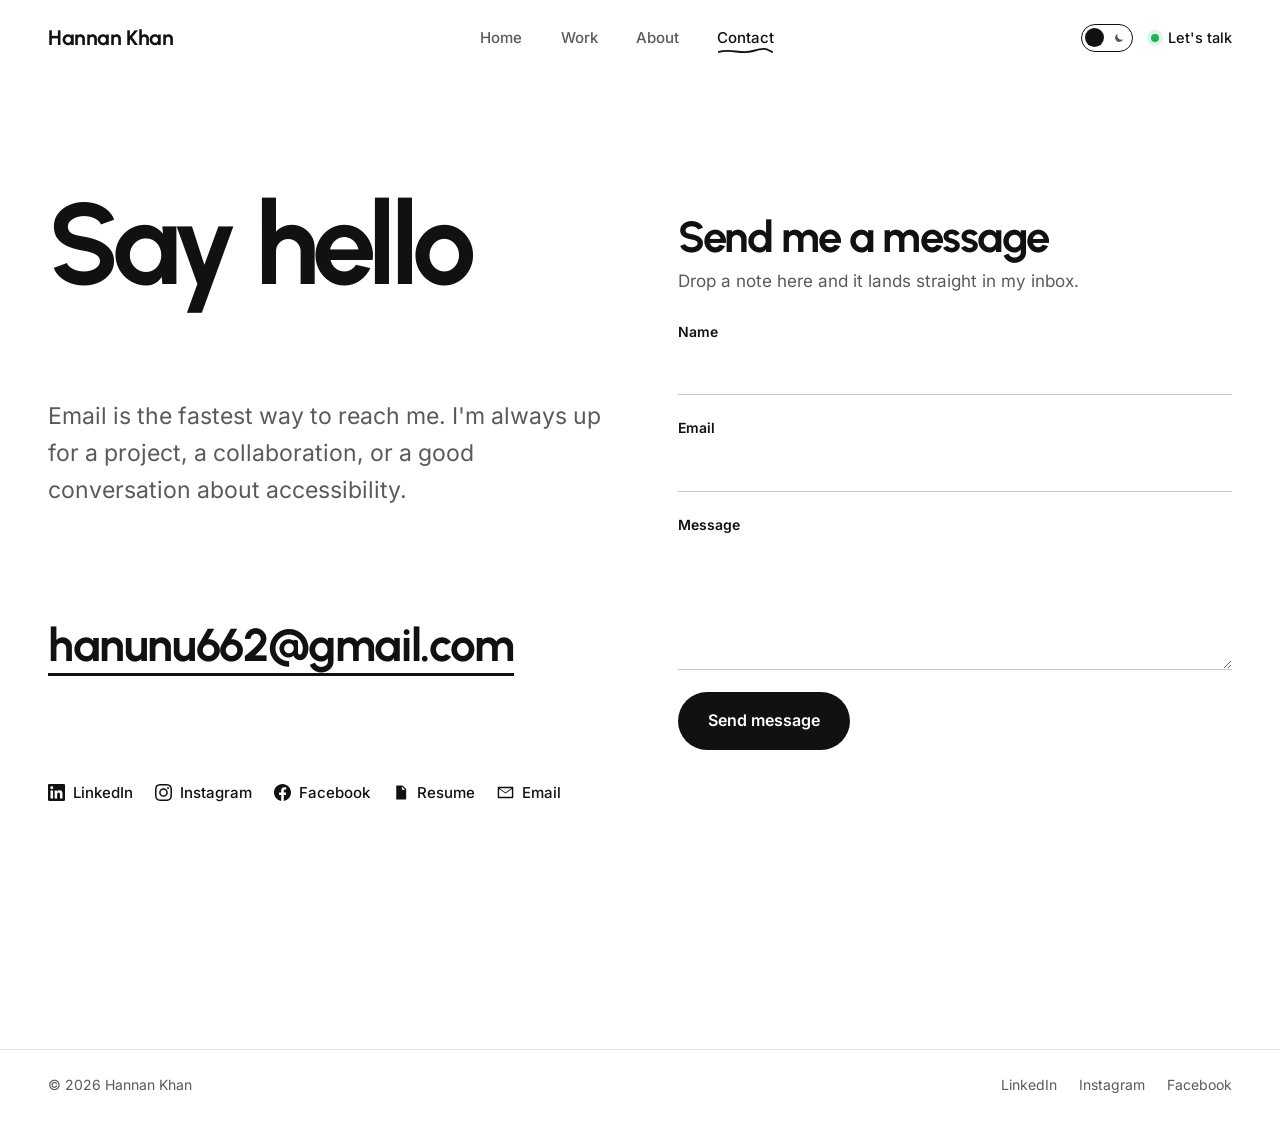
<file: contact.html>
<!DOCTYPE html>
<html lang="en">
<head>
<meta charset="utf-8">
<meta name="viewport" content="width=device-width, initial-scale=1">
<title>Contact Hannan Khan | UX Designer and Researcher</title>
<meta name="description" content="Get in touch with Hannan Khan, UX designer and researcher in Hamilton, Ontario.">
<meta name="robots" content="index, follow">
<link rel="canonical" href="https://hannankhan2025.com/contact">
<link rel="icon" type="image/png" href="assets/favicon.png">
<meta property="og:type" content="website">
<meta property="og:site_name" content="Hannan Khan, UX Portfolio">
<meta property="og:title" content="Contact Hannan Khan | UX Designer and Researcher">
<meta property="og:description" content="Get in touch with Hannan Khan, UX designer and researcher in Hamilton, Ontario.">
<meta property="og:url" content="https://hannankhan2025.com/contact">
<meta property="og:image" content="https://hannankhan2025.com/assets/portrait.jpg">
<meta name="twitter:card" content="summary_large_image">
<meta name="twitter:title" content="Contact Hannan Khan | UX Designer and Researcher">
<meta name="twitter:description" content="Get in touch with Hannan Khan, UX designer and researcher in Hamilton, Ontario.">
<meta name="twitter:image" content="https://hannankhan2025.com/assets/portrait.jpg">
<meta name="author" content="Hannan Khan">
<meta name="theme-color" content="#FFFFFF" media="(prefers-color-scheme: light)">
<meta name="theme-color" content="#111111" media="(prefers-color-scheme: dark)">
<link rel="preload" href="assets/fonts/urbanist-latin-700-normal.woff2" as="font" type="font/woff2" crossorigin>
<script>(function(){var d=document.documentElement;d.classList.add("js");try{var t=localStorage.getItem("theme");if(t==="light"||t==="dark")d.setAttribute("data-theme",t)}catch(e){}})();</script>
<link rel="stylesheet" href="styles.css">
<script type="application/ld+json">{"@context": "https://schema.org", "@graph": [{"@type": "ContactPage", "@id": "https://hannankhan2025.com/contact#page", "url": "https://hannankhan2025.com/contact", "name": "Contact Hannan Khan | UX Designer and Researcher", "about": {"@id": "https://hannankhan2025.com/#hannan"}}, {"@type": "BreadcrumbList", "itemListElement": [{"@type": "ListItem", "position": 1, "name": "Home", "item": "https://hannankhan2025.com/"}, {"@type": "ListItem", "position": 2, "name": "Contact", "item": "https://hannankhan2025.com/contact"}]}]}</script>
</head>
<body>
<a class="skip" href="#main">Skip to content</a>

<header class="top">
  <div class="wrap">
    <a class="brand" href="index.html">Hannan Khan</a>
    <nav aria-label="Main">
      <ul class="nav">
        <li><a href="index.html">Home</a></li><li><a href="work.html">Work</a></li><li><a href="about.html">About</a></li><li><a href="contact.html" aria-current="page">Contact</a></li>
      </ul>
    </nav>
    <div class="top-end">
      <button class="dial" type="button" role="switch" aria-checked="false" aria-label="Dark mode"><svg class="sun" viewBox="0 0 24 24" aria-hidden="true"><circle cx="12" cy="12" r="4.5" fill="currentColor"/><path d="M12 1.5v3M12 19.5v3M1.5 12h3M19.5 12h3M4.6 4.6l2.1 2.1M17.3 17.3l2.1 2.1M4.6 19.4l2.1-2.1M17.3 6.7l2.1-2.1" stroke="currentColor" stroke-width="2.2" stroke-linecap="round"/></svg><svg class="moon" viewBox="0 0 24 24" aria-hidden="true"><path d="M20.5 14.6A8.5 8.5 0 0 1 9.4 3.5a8.5 8.5 0 1 0 11.1 11.1Z" fill="currentColor"/></svg></button>
      <a class="open" href="contact.html"><i aria-hidden="true"></i>Let's talk</a>
      <button class="menu-btn" type="button" aria-label="Open menu" aria-expanded="false">&#9776;</button>
    </div>
  </div>
</header>

<main id="main">
<div class="wrap">
    <div class="block contact" style="border-top:0">
      <h1>Say hello</h1>
      <p class="lede">Email is the fastest way to reach me. I'm always up for a project, a collaboration, or a good conversation about accessibility.</p>
      <a class="mail" href="mailto:hanunu662@gmail.com">hanunu662@gmail.com</a>
<div class="socials reveal" style="margin-top:28px">
        <a href="https://www.linkedin.com/in/hannan-khan-906102208" target="_blank" rel="noopener"><svg viewBox="0 0 24 24" aria-hidden="true"><path d="M20.45 20.45h-3.55v-5.57c0-1.33-.03-3.04-1.85-3.04-1.85 0-2.14 1.45-2.14 2.94v5.67H9.36V9h3.41v1.56h.05c.47-.9 1.63-1.85 3.36-1.85 3.6 0 4.27 2.37 4.27 5.45v6.29zM5.34 7.43a2.06 2.06 0 1 1 0-4.12 2.06 2.06 0 0 1 0 4.12zM7.12 20.45H3.56V9h3.56v11.45zM22.22 0H1.77C.79 0 0 .77 0 1.73v20.54C0 23.23.79 24 1.77 24h20.45c.98 0 1.78-.77 1.78-1.73V1.73C24 .77 23.2 0 22.22 0z"/></svg>LinkedIn</a>
        <a href="https://www.instagram.com/hannankhan661" target="_blank" rel="noopener"><svg viewBox="0 0 24 24" aria-hidden="true"><path d="M12 2.16c3.2 0 3.58.01 4.85.07 3.25.15 4.77 1.69 4.92 4.92.06 1.27.07 1.65.07 4.85s-.01 3.58-.07 4.85c-.15 3.23-1.66 4.77-4.92 4.92-1.27.06-1.64.07-4.85.07s-3.58-.01-4.85-.07c-3.26-.15-4.77-1.7-4.92-4.92C2.17 15.58 2.16 15.2 2.16 12s.01-3.58.07-4.85C2.38 3.92 3.9 2.38 7.15 2.23 8.42 2.17 8.8 2.16 12 2.16zM12 0C8.74 0 8.33.01 7.05.07 2.7.27.27 2.69.07 7.05.01 8.33 0 8.74 0 12s.01 3.67.07 4.95c.2 4.36 2.62 6.78 6.98 6.98C8.33 23.99 8.74 24 12 24s3.67-.01 4.95-.07c4.35-.2 6.78-2.62 6.98-6.98.06-1.28.07-1.69.07-4.95s-.01-3.67-.07-4.95C23.73 2.7 21.31.27 16.95.07 15.67.01 15.26 0 12 0zm0 5.84A6.16 6.16 0 1 0 12 18.16 6.16 6.16 0 0 0 12 5.84zM12 16a4 4 0 1 1 0-8 4 4 0 0 1 0 8zm6.4-11.85a1.44 1.44 0 1 0 0 2.88 1.44 1.44 0 0 0 0-2.88z"/></svg>Instagram</a>
        <a href="https://www.facebook.com/hannan.khan.626385" target="_blank" rel="noopener"><svg viewBox="0 0 24 24" aria-hidden="true"><path d="M24 12.07C24 5.4 18.63 0 12 0S0 5.4 0 12.07C0 18.1 4.39 23.09 10.13 24v-8.44H7.08v-3.49h3.05V9.41c0-3.02 1.79-4.69 4.53-4.69 1.31 0 2.68.24 2.68.24v2.97h-1.51c-1.49 0-1.96.93-1.96 1.88v2.26h3.33l-.53 3.49h-2.8V24C19.61 23.09 24 18.1 24 12.07z"/></svg>Facebook</a>
        <a href="downloads/Hannan_Khan_Resume.pdf" target="_blank" rel="noopener"><svg viewBox="0 0 24 24" aria-hidden="true"><path d="M6 2h9l5 5v15H6V2zm8 1.5V8h4.5L14 3.5zM8 12h8v1.5H8V12zm0 3.5h8V17H8v-1.5zM8 19h5v1.5H8V19z"/></svg>Resume</a>
        <a href="mailto:hanunu662@gmail.com"><svg viewBox="0 0 24 24" aria-hidden="true"><path d="M2 4h20a1 1 0 0 1 1 1v14a1 1 0 0 1-1 1H2a1 1 0 0 1-1-1V5a1 1 0 0 1 1-1zm1 3.2V18h18V7.2l-9 6.3-9-6.3zM3.6 6l8.4 5.9L20.4 6H3.6z"/></svg>Email</a>
      </div>

      <div class="connect reveal">
        <h2>Send me a message</h2>
        <p>Drop a note here and it lands straight in my inbox.</p>
        <div id="sent">Thanks, got it. I'll get back to you soon.</div>
        <form name="connect" method="POST" action="contact.html#sent" data-netlify="true" netlify-honeypot="company">
          <input type="hidden" name="form-name" value="connect">
          <p class="hp"><label>Leave this empty <input name="company"></label></p>
          <div class="field"><label for="c-name">Name</label><input id="c-name" name="name" type="text" autocomplete="name" required></div>
          <div class="field"><label for="c-email">Email</label><input id="c-email" name="email" type="email" autocomplete="email" required></div>
          <div class="field"><label for="c-msg">Message</label><textarea id="c-msg" name="message" required></textarea></div>
          <button type="submit">Send message</button>
        </form>
      </div>
    </div>
  </div>
</main>

<footer>
  <div class="wrap">
    <span>© 2026 Hannan Khan</span>
    <span>
      <a href="https://www.linkedin.com/in/hannan-khan-906102208" target="_blank" rel="noopener">LinkedIn</a>
      <a href="https://www.instagram.com/hannankhan661" target="_blank" rel="noopener">Instagram</a>
      <a href="https://www.facebook.com/hannan.khan.626385" target="_blank" rel="noopener">Facebook</a>
    </span>
  </div>
</footer>
<script src="site.js" defer></script>
</body>
</html>
</file>
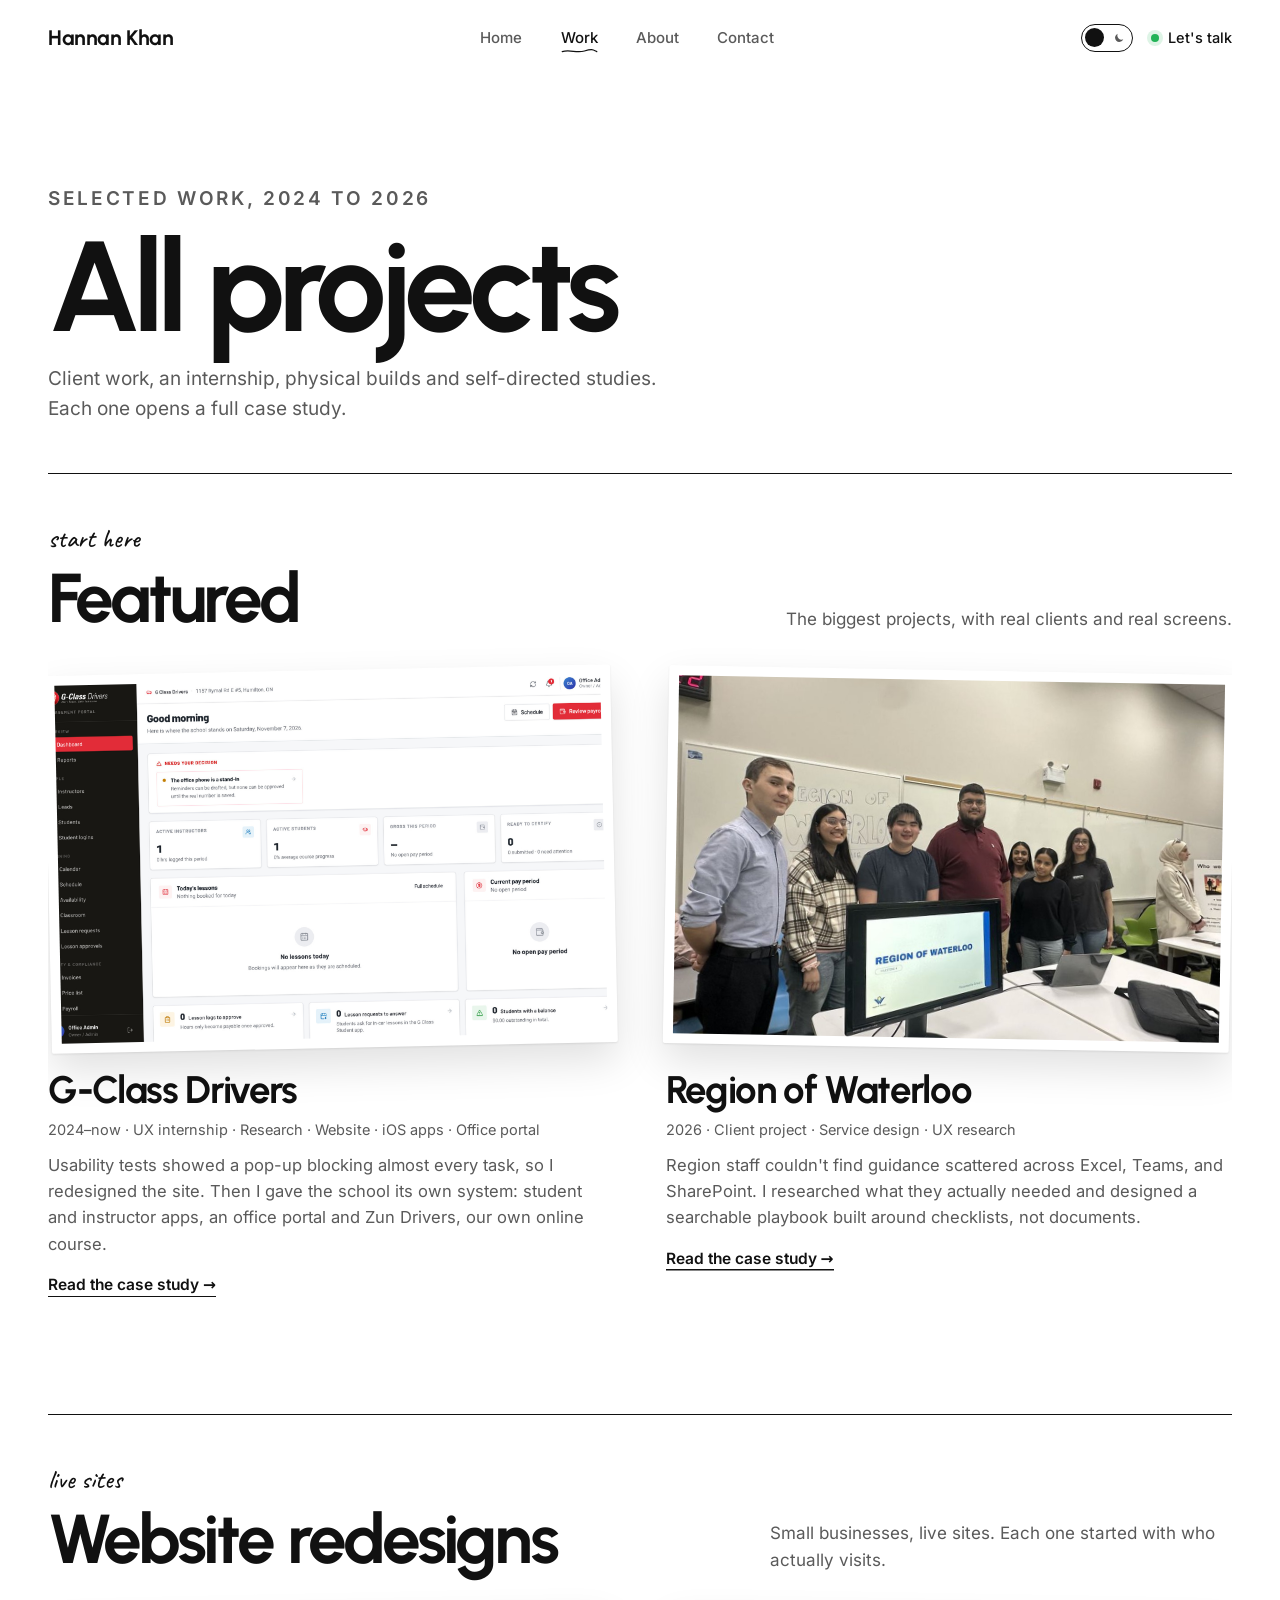
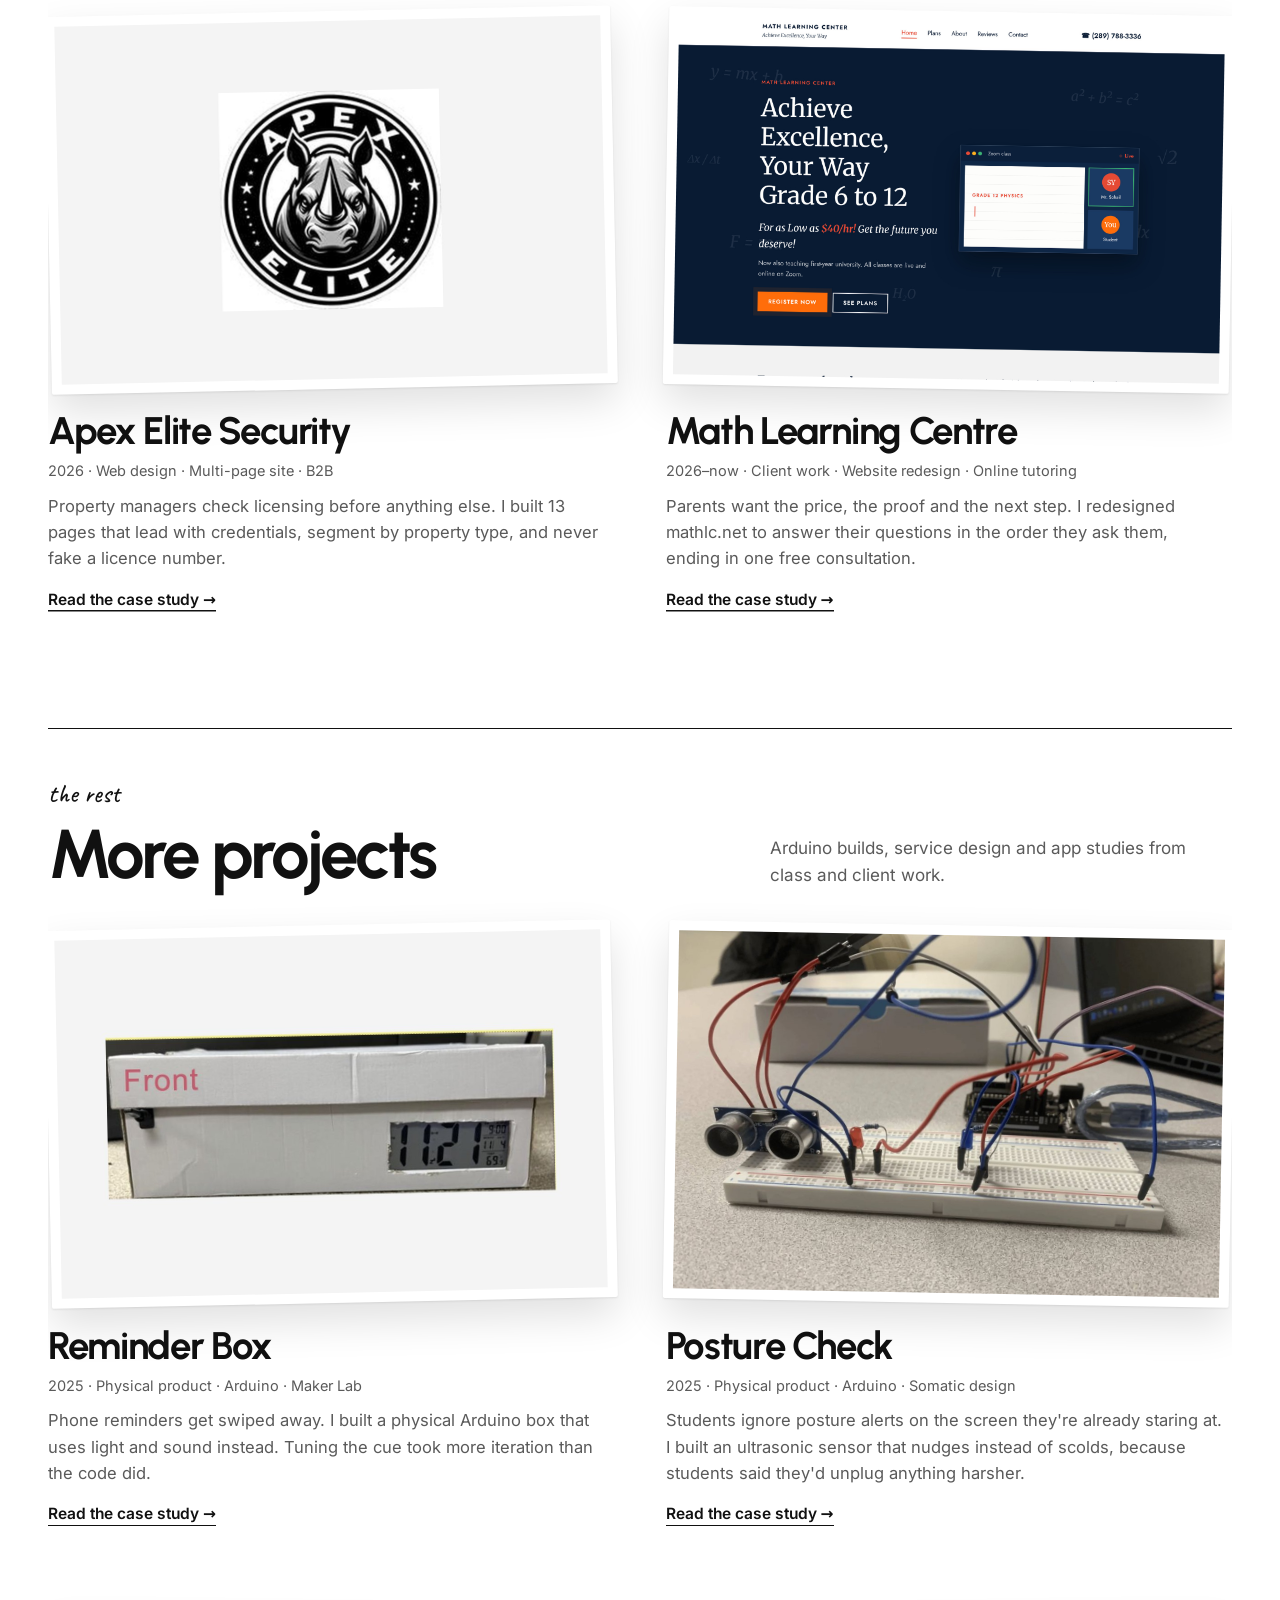
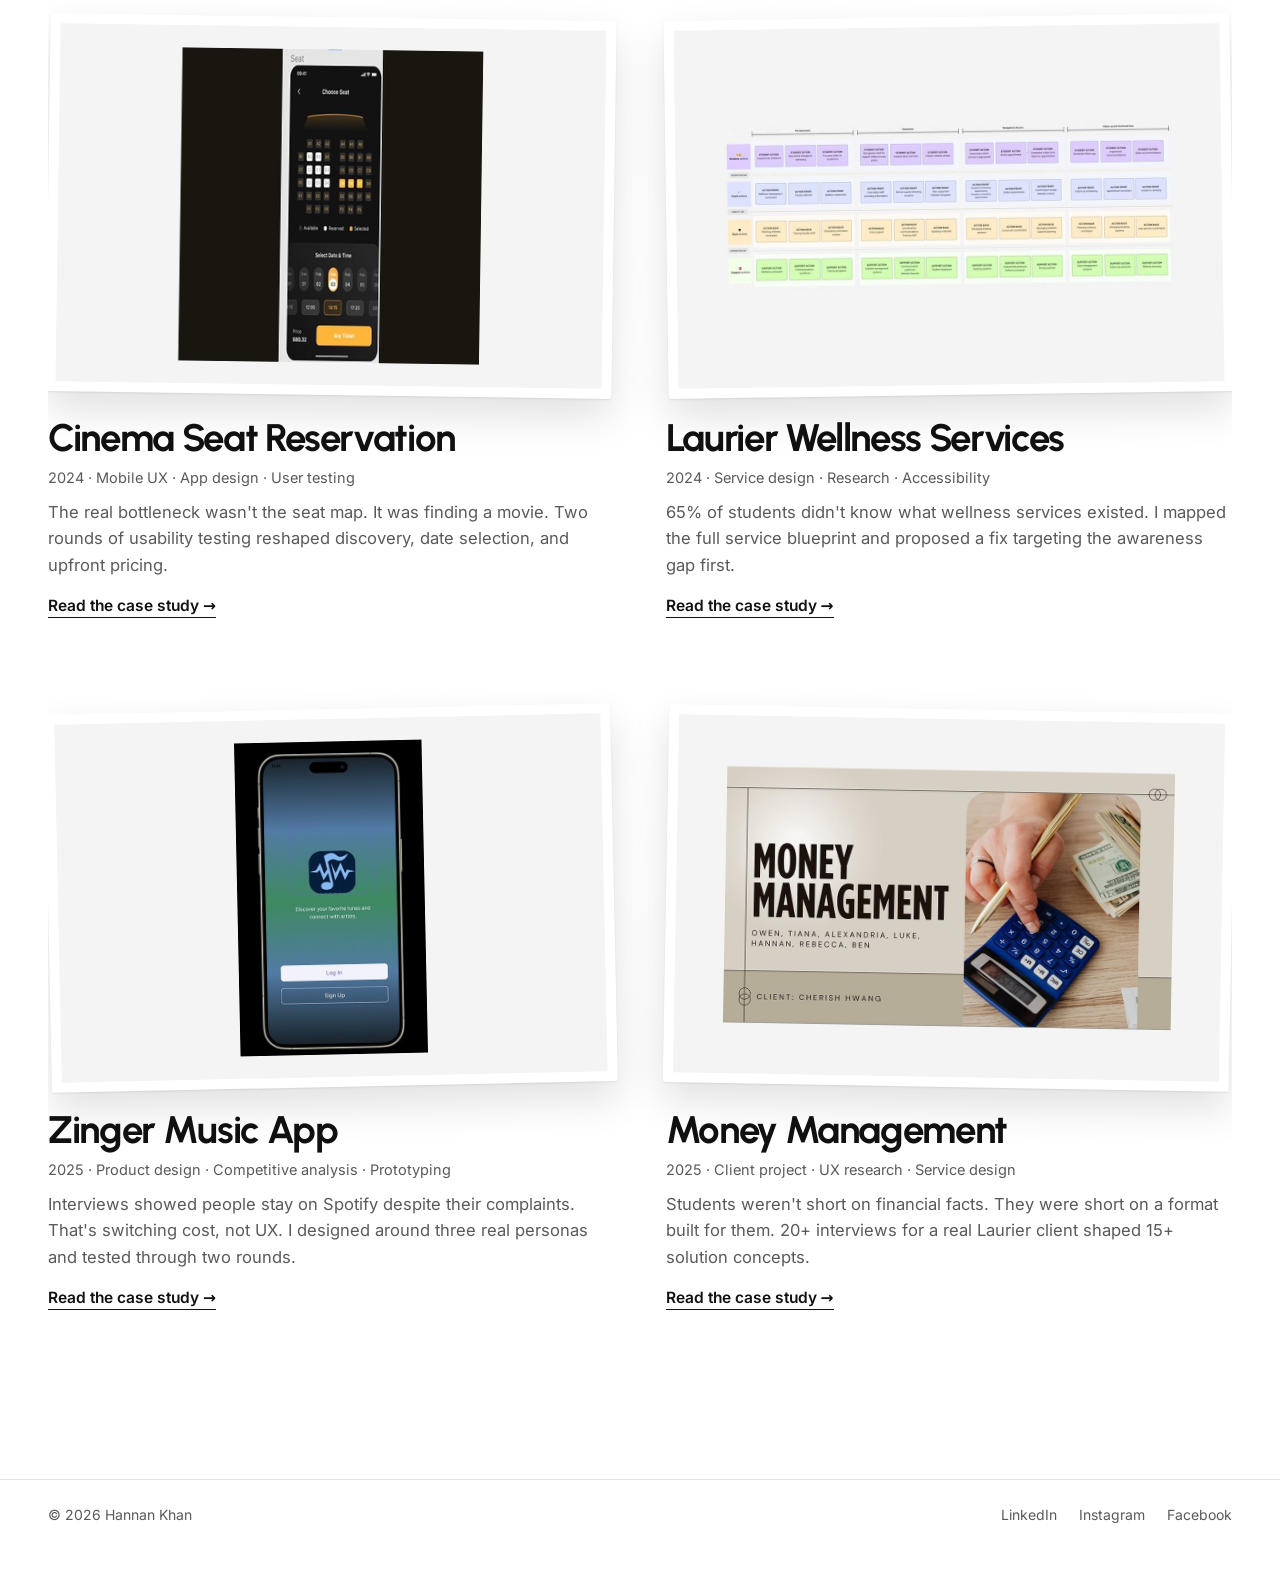
<file: work.html>
<!DOCTYPE html>
<html lang="en">
<head>
<meta charset="utf-8">
<meta name="viewport" content="width=device-width, initial-scale=1">
<title>UX Case Studies | Hannan Khan, UX Designer</title>
<meta name="description" content="Ten UX projects from 2024 to 2026: client work, an internship, physical builds, and self-directed studies.">
<meta name="robots" content="index, follow">
<link rel="canonical" href="https://hannankhan2025.com/work">
<link rel="icon" type="image/png" href="assets/favicon.png">
<meta property="og:type" content="website">
<meta property="og:site_name" content="Hannan Khan, UX Portfolio">
<meta property="og:title" content="UX Case Studies | Hannan Khan, UX Designer">
<meta property="og:description" content="Ten UX projects from 2024 to 2026: client work, an internship, physical builds, and self-directed studies.">
<meta property="og:url" content="https://hannankhan2025.com/work">
<meta property="og:image" content="https://hannankhan2025.com/assets/portrait.jpg">
<meta name="twitter:card" content="summary_large_image">
<meta name="twitter:title" content="UX Case Studies | Hannan Khan, UX Designer">
<meta name="twitter:description" content="Ten UX projects from 2024 to 2026: client work, an internship, physical builds, and self-directed studies.">
<meta name="twitter:image" content="https://hannankhan2025.com/assets/portrait.jpg">
<meta name="author" content="Hannan Khan">
<meta name="theme-color" content="#FFFFFF" media="(prefers-color-scheme: light)">
<meta name="theme-color" content="#111111" media="(prefers-color-scheme: dark)">
<link rel="preload" href="assets/fonts/urbanist-latin-700-normal.woff2" as="font" type="font/woff2" crossorigin>
<script>(function(){var d=document.documentElement;d.classList.add("js");try{var t=localStorage.getItem("theme");if(t==="light"||t==="dark")d.setAttribute("data-theme",t)}catch(e){}})();</script>
<link rel="stylesheet" href="styles.css">
<script type="application/ld+json">{"@context": "https://schema.org", "@graph": [{"@type": "CollectionPage", "@id": "https://hannankhan2025.com/work#page", "url": "https://hannankhan2025.com/work", "name": "UX Case Studies | Hannan Khan, UX Designer", "description": "Ten UX projects from 2024 to 2026: client work, an internship, physical builds, and self-directed studies.", "author": {"@id": "https://hannankhan2025.com/#hannan"}}, {"@type": "BreadcrumbList", "itemListElement": [{"@type": "ListItem", "position": 1, "name": "Home", "item": "https://hannankhan2025.com/"}, {"@type": "ListItem", "position": 2, "name": "Work", "item": "https://hannankhan2025.com/work"}]}]}</script>
</head>
<body>
<a class="skip" href="#main">Skip to content</a>

<header class="top">
  <div class="wrap">
    <a class="brand" href="index.html">Hannan Khan</a>
    <nav aria-label="Main">
      <ul class="nav">
        <li><a href="index.html">Home</a></li><li><a href="work.html" aria-current="page">Work</a></li><li><a href="about.html">About</a></li><li><a href="contact.html">Contact</a></li>
      </ul>
    </nav>
    <div class="top-end">
      <button class="dial" type="button" role="switch" aria-checked="false" aria-label="Dark mode"><svg class="sun" viewBox="0 0 24 24" aria-hidden="true"><circle cx="12" cy="12" r="4.5" fill="currentColor"/><path d="M12 1.5v3M12 19.5v3M1.5 12h3M19.5 12h3M4.6 4.6l2.1 2.1M17.3 17.3l2.1 2.1M4.6 19.4l2.1-2.1M17.3 6.7l2.1-2.1" stroke="currentColor" stroke-width="2.2" stroke-linecap="round"/></svg><svg class="moon" viewBox="0 0 24 24" aria-hidden="true"><path d="M20.5 14.6A8.5 8.5 0 0 1 9.4 3.5a8.5 8.5 0 1 0 11.1 11.1Z" fill="currentColor"/></svg></button>
      <a class="open" href="contact.html"><i aria-hidden="true"></i>Let's talk</a>
      <button class="menu-btn" type="button" aria-label="Open menu" aria-expanded="false">&#9776;</button>
    </div>
  </div>
</header>

<main id="main">
<div class="wrap">
    <div class="page-hero">
      <p class="eyebrow reveal">Selected work, 2024 to 2026</p>
      <h1 class="reveal">All projects</h1>
      <p class="reveal">Client work, an internship, physical builds and self-directed studies. Each one opens a full case study.</p>
    </div>
    <div class="block" style="padding-top:0">

      <div class="group-head reveal"><div><span class="hand">start here</span><h2>Featured</h2></div><p>The biggest projects, with real clients and real screens.</p></div>
      <div class="rows two">
        <a class="row reveal" href="case-gclass-drivers.html">
          <figure class="art" data-frames="assets/frames/gclass-platform-1.jpg|assets/process/gclass-drivers-gclass-home-0.jpg|assets/frames/gclass-platform-2.jpg|assets/process/gclass-drivers-gclass-book-0.jpg|assets/frames/gclass-platform-3.jpg"><img src="assets/frames/gclass-platform-1.jpg" alt="G-Class Drivers office portal and website" width="1800" height="1200" loading="lazy" decoding="async"></figure>
          <div>
            <h3>G-Class Drivers</h3>
            <p class="meta"><span>2024–now</span><span>UX internship</span><span>Research</span><span>Website</span><span>iOS apps</span><span>Office portal</span></p>
            <p class="desc">Usability tests showed a pop-up blocking almost every task, so I redesigned the site. Then I gave the school its own system: student and instructor apps, an office portal and Zun Drivers, our own online course.</p>
            <span class="cta">Read the case study</span>
          </div>
        </a>
        <a class="row reveal" href="case-region-of-waterloo.html">
          <figure class="art" data-frames="assets/frames/region-of-waterloo-1.jpg|assets/frames/region-of-waterloo-2.jpg|assets/frames/region-of-waterloo-3.jpg|assets/frames/region-of-waterloo-4.jpg"><img src="assets/region-of-waterloo.jpg" alt="Region of Waterloo digital services playbook" width="1200" height="800" loading="lazy" decoding="async"></figure>
          <div>
            <h3>Region of Waterloo</h3>
            <p class="meta"><span>2026</span><span>Client project</span><span>Service design</span><span>UX research</span></p>
            <p class="desc">Region staff couldn't find guidance scattered across Excel, Teams, and SharePoint. I researched what they actually needed and designed a searchable playbook built around checklists, not documents.</p>
            <span class="cta">Read the case study</span>
          </div>
        </a>
      </div>
      <div class="group-head reveal"><div><span class="hand">live sites</span><h2>Website redesigns</h2></div><p>Small businesses, live sites. Each one started with who actually visits.</p></div>
      <div class="rows two">
        <a class="row reveal" href="case-apex-security.html">
          <figure class="art" data-frames="assets/frames/apex-security-1.jpg|assets/frames/apex-security-2.jpg|assets/frames/apex-security-3.jpg|assets/frames/apex-security-4.jpg"><img src="assets/apex-security.jpg" alt="Apex Elite Security website pages" width="1200" height="800" loading="lazy" decoding="async"></figure>
          <div>
            <h3>Apex Elite Security</h3>
            <p class="meta"><span>2026</span><span>Web design</span><span>Multi-page site</span><span>B2B</span></p>
            <p class="desc">Property managers check licensing before anything else. I built 13 pages that lead with credentials, segment by property type, and never fake a licence number.</p>
            <span class="cta">Read the case study</span>
          </div>
        </a>
        <a class="row reveal" href="case-math-lc.html">
          <figure class="art" data-frames="assets/mlc/frame-hero.jpg|assets/mlc/frame-steps.jpg|assets/mlc/frame-teach.jpg|assets/mlc/frame-results.jpg|assets/mlc/frame-quiz.jpg"><img src="assets/mlc/frame-hero.jpg" alt="Math Learning Centre homepage" width="1800" height="1200" loading="lazy" decoding="async"></figure>
          <div>
            <h3>Math Learning Centre</h3>
            <p class="meta"><span>2026–now</span><span>Client work</span><span>Website redesign</span><span>Online tutoring</span></p>
            <p class="desc">Parents want the price, the proof and the next step. I redesigned mathlc.net to answer their questions in the order they ask them, ending in one free consultation.</p>
            <span class="cta">Read the case study</span>
          </div>
        </a>
      </div>
      <div class="group-head reveal"><div><span class="hand">the rest</span><h2>More projects</h2></div><p>Arduino builds, service design and app studies from class and client work.</p></div>
      <div class="rows two">
        <a class="row reveal" href="case-reminder-box.html">
          <figure class="art" data-frames="assets/frames/reminder-box-1.jpg|assets/frames/reminder-box-2.jpg|assets/frames/reminder-box-3.jpg|assets/frames/reminder-box-4.jpg"><img src="assets/reminder-box.jpg" alt="Reminder Box device" width="1200" height="800" loading="lazy" decoding="async"></figure>
          <div>
            <h3>Reminder Box</h3>
            <p class="meta"><span>2025</span><span>Physical product</span><span>Arduino</span><span>Maker Lab</span></p>
            <p class="desc">Phone reminders get swiped away. I built a physical Arduino box that uses light and sound instead. Tuning the cue took more iteration than the code did.</p>
            <span class="cta">Read the case study</span>
          </div>
        </a>
        <a class="row reveal" href="case-posture-check.html">
          <figure class="art" data-frames="assets/frames/posture-check-1.jpg|assets/frames/posture-check-2.jpg"><img src="assets/posture-check.jpg" alt="Posture Check device" width="1200" height="800" loading="lazy" decoding="async"></figure>
          <div>
            <h3>Posture Check</h3>
            <p class="meta"><span>2025</span><span>Physical product</span><span>Arduino</span><span>Somatic design</span></p>
            <p class="desc">Students ignore posture alerts on the screen they're already staring at. I built an ultrasonic sensor that nudges instead of scolds, because students said they'd unplug anything harsher.</p>
            <span class="cta">Read the case study</span>
          </div>
        </a>
        <a class="row reveal" href="case-seat-reservation.html">
          <figure class="art"><img src="assets/seat-reservation.jpg" alt="Cinema Seat Reservation app screens" width="1200" height="800" loading="lazy" decoding="async"></figure>
          <div>
            <h3>Cinema Seat Reservation</h3>
            <p class="meta"><span>2024</span><span>Mobile UX</span><span>App design</span><span>User testing</span></p>
            <p class="desc">The real bottleneck wasn't the seat map. It was finding a movie. Two rounds of usability testing reshaped discovery, date selection, and upfront pricing.</p>
            <span class="cta">Read the case study</span>
          </div>
        </a>
        <a class="row reveal" href="case-wellness.html">
          <figure class="art" data-frames="assets/frames/wellness-1.jpg|assets/frames/wellness-2.jpg"><img src="assets/wellness.jpg" alt="Laurier Wellness Services mockups" width="1200" height="800" loading="lazy" decoding="async"></figure>
          <div>
            <h3>Laurier Wellness Services</h3>
            <p class="meta"><span>2024</span><span>Service design</span><span>Research</span><span>Accessibility</span></p>
            <p class="desc">65% of students didn't know what wellness services existed. I mapped the full service blueprint and proposed a fix targeting the awareness gap first.</p>
            <span class="cta">Read the case study</span>
          </div>
        </a>
        <a class="row reveal" href="case-zinger.html">
          <figure class="art" data-frames="assets/frames/zinger-1.jpg|assets/frames/zinger-2.jpg|assets/frames/zinger-3.jpg|assets/frames/zinger-4.jpg"><img src="assets/zinger.jpg" alt="Zinger music app screens" width="1200" height="800" loading="lazy" decoding="async"></figure>
          <div>
            <h3>Zinger Music App</h3>
            <p class="meta"><span>2025</span><span>Product design</span><span>Competitive analysis</span><span>Prototyping</span></p>
            <p class="desc">Interviews showed people stay on Spotify despite their complaints. That's switching cost, not UX. I designed around three real personas and tested through two rounds.</p>
            <span class="cta">Read the case study</span>
          </div>
        </a>
        <a class="row reveal" href="case-money-management.html">
          <figure class="art" data-frames="assets/frames/money-management-1.jpg|assets/frames/money-management-2.jpg|assets/frames/money-management-3.jpg"><img src="assets/money-management.jpg" alt="Money Management project cover" width="1200" height="800" loading="lazy" decoding="async"></figure>
          <div>
            <h3>Money Management</h3>
            <p class="meta"><span>2025</span><span>Client project</span><span>UX research</span><span>Service design</span></p>
            <p class="desc">Students weren't short on financial facts. They were short on a format built for them. 20+ interviews for a real Laurier client shaped 15+ solution concepts.</p>
            <span class="cta">Read the case study</span>
          </div>
        </a>
      </div>
    </div>
  </div>
</main>

<footer>
  <div class="wrap">
    <span>© 2026 Hannan Khan</span>
    <span>
      <a href="https://www.linkedin.com/in/hannan-khan-906102208" target="_blank" rel="noopener">LinkedIn</a>
      <a href="https://www.instagram.com/hannankhan661" target="_blank" rel="noopener">Instagram</a>
      <a href="https://www.facebook.com/hannan.khan.626385" target="_blank" rel="noopener">Facebook</a>
    </span>
  </div>
</footer>
<script src="site.js" defer></script>
</body>
</html>
</file>
<file: styles.css>
/* =========================================================
   Hannan Khan portfolio, "Sketchbook" design (Nov 2026)
   Original black and white, open layouts, no boxes.
   Scrapbook photos, hand-drawn marks, soft organic shapes.
   ========================================================= */
@font-face{font-family:"Inter";font-style:normal;font-weight:400;font-display:swap;src:url(assets/fonts/inter-latin-400-normal.woff2) format("woff2")}
@font-face{font-family:"Inter";font-style:normal;font-weight:500;font-display:swap;src:url(assets/fonts/inter-latin-500-normal.woff2) format("woff2")}
@font-face{font-family:"Inter";font-style:normal;font-weight:600;font-display:swap;src:url(assets/fonts/inter-latin-600-normal.woff2) format("woff2")}
@font-face{font-family:"Urbanist";font-style:normal;font-weight:600;font-display:swap;src:url(assets/fonts/urbanist-latin-600-normal.woff2) format("woff2")}
@font-face{font-family:"Urbanist";font-style:normal;font-weight:700;font-display:swap;src:url(assets/fonts/urbanist-latin-700-normal.woff2) format("woff2")}
@font-face{font-family:"Instrument Serif";font-style:italic;font-weight:400;font-display:swap;src:url(assets/fonts/instrument-serif-latin-400-italic.woff2) format("woff2")}
@font-face{font-family:"Caveat";font-style:normal;font-weight:500;font-display:swap;src:url(assets/fonts/caveat-latin-500-normal.woff2) format("woff2")}

:root{
  --paper:#FFFFFF;
  --panel:#F4F4F4;
  --ink:#111111;
  --muted:#5A5A5A;
  --rule:#E4E4E4;
  --on-ink:#FFFFFF;
  --band:#111111;
  --surface:#FFFFFF;
  --polaroid:#FFFFFF;
  --winbar:#F3F3F3;
  --winbar-line:#E6E6E6;
  --windot:#D5D5D5;
  --winlabel:#8A8A8A;
  --screen:#EEEEEE;
  --header-bg:rgba(255,255,255,.86);
  --glow:#E6E6E6;
  --field-line:#C9C9C9;
  color-scheme:light;
  --display:"Urbanist","Inter",system-ui,-apple-system,"Segoe UI",Helvetica,Arial,sans-serif;
  --sans:"Inter",system-ui,-apple-system,"Segoe UI",Helvetica,Arial,sans-serif;
  --serif:"Instrument Serif",Georgia,serif;
  --hand:"Caveat","Comic Sans MS",cursive;
  --max:1320px;
  --gutter:clamp(18px,4vw,48px);
  --ease:cubic-bezier(.2,.7,.2,1);
}
*{box-sizing:border-box}
html{scroll-behavior:smooth}
body{margin:0;background:var(--paper);color:var(--ink);font-family:var(--sans);font-size:17px;line-height:1.6;-webkit-font-smoothing:antialiased;overflow-x:clip}
img{max-width:100%;display:block}
figure{margin:0}
a{color:inherit;text-decoration-thickness:1px;text-underline-offset:3px}
:focus-visible{outline:2px solid var(--ink);outline-offset:4px;border-radius:4px}
h1,h2,h3,h4,h5{font-family:var(--display);font-weight:700;margin:0;line-height:1.02;letter-spacing:-0.03em}
p{margin:0}
.wrap{max-width:var(--max);margin:0 auto;padding:0 var(--gutter)}
.skip{position:absolute;left:-999px;top:8px;background:var(--ink);color:var(--on-ink);padding:8px 14px;border-radius:6px;z-index:60}
.skip:focus{left:8px}
.quiet{color:var(--muted)}
.strong{font-weight:600}
.small{font-size:14px;color:var(--muted)}
.it{font-family:var(--serif);font-style:italic;font-weight:400;letter-spacing:-0.01em}
.hand{font-family:var(--hand);font-weight:500;letter-spacing:0}
.scribble{position:relative;display:inline-block;white-space:nowrap}
.scribble svg{position:absolute;left:-2%;bottom:-.12em;width:104%;height:.32em;overflow:visible}
.scribble path{fill:none;stroke:var(--ink);stroke-width:3;stroke-linecap:round}

/* soft organic glows behind sections */
.glow{position:absolute;border-radius:50%;filter:blur(80px);pointer-events:none;z-index:0;background:var(--glow);opacity:.75}

/* ---------- nav: open, no pill ---------- */
.top{position:sticky;top:0;z-index:40;background:var(--header-bg);backdrop-filter:blur(10px);-webkit-backdrop-filter:blur(10px);transition:box-shadow .3s}
.top.scrolled{box-shadow:0 1px 0 var(--rule)}
.top .wrap{display:flex;align-items:center;justify-content:space-between;gap:16px;height:76px}
.brand{font-family:var(--display);font-weight:700;font-size:21px;letter-spacing:-0.02em;color:var(--ink);text-decoration:none;white-space:nowrap}
.nav{display:flex;gap:clamp(18px,3vw,40px);list-style:none;margin:0;padding:0}
.nav a{position:relative;color:var(--muted);text-decoration:none;font-size:15px;font-weight:500;padding:6px 0}
.nav a:hover,.nav a[aria-current="page"]{color:var(--ink)}
.nav a[aria-current="page"]::after{content:"";position:absolute;left:0;right:0;bottom:-2px;height:8px;background:var(--ink);-webkit-mask:url("data:image/svg+xml,%3Csvg xmlns='http://www.w3.org/2000/svg' viewBox='0 0 60 8'%3E%3Cpath d='M2 5 C 15 1, 25 8, 38 4 S 52 2, 58 5' fill='none' stroke='%23111' stroke-width='2' stroke-linecap='round'/%3E%3C/svg%3E") center/100% 100% no-repeat;mask:url("data:image/svg+xml,%3Csvg xmlns='http://www.w3.org/2000/svg' viewBox='0 0 60 8'%3E%3Cpath d='M2 5 C 15 1, 25 8, 38 4 S 52 2, 58 5' fill='none' stroke='%23111' stroke-width='2' stroke-linecap='round'/%3E%3C/svg%3E") center/100% 100% no-repeat}
.open{display:inline-flex;align-items:center;gap:9px;font-size:14.5px;font-weight:500;color:var(--ink);text-decoration:none;white-space:nowrap}
.open i{width:8px;height:8px;border-radius:50%;background:#22B357;display:inline-block;box-shadow:0 0 0 4px rgba(34,179,87,.15)}
.open:hover{text-decoration:underline}
.menu-btn{display:none;background:transparent;border:1.5px solid var(--ink);color:var(--ink);width:42px;height:42px;border-radius:50%;cursor:pointer;font-size:17px}
@media(max-width:760px){
  .open{display:none}
  .menu-btn{display:inline-grid;place-items:center}
  .top nav{position:absolute;left:0;right:0;top:76px;background:var(--paper);border-bottom:1px solid var(--rule);padding:8px var(--gutter) 18px;display:none}
  .top.is-open nav{display:block}
  .nav{flex-direction:column;gap:0}
  .nav a{display:block;padding:14px 0;font-size:22px;font-family:var(--display);font-weight:700;color:var(--ink);border-bottom:1px solid var(--rule)}
  .nav a[aria-current="page"]::after{display:none}
}

/* ---------- shared ---------- */
main{padding-bottom:24px}
.block{padding:clamp(64px,9vw,128px) 0;position:relative}
.eyebrow,.case-eyebrow{font-size:13px;font-weight:600;letter-spacing:.14em;text-transform:uppercase;color:var(--muted);margin-bottom:14px}
.head{display:flex;justify-content:space-between;align-items:flex-end;gap:24px;margin-bottom:clamp(36px,5vw,64px);flex-wrap:wrap;position:relative;z-index:1}
.head h2{font-size:clamp(44px,6vw,84px);letter-spacing:-0.04em}
.head p{color:var(--muted);max-width:52ch;margin-top:14px;font-size:18px}
.more,.textlink{font-weight:600;color:var(--ink);text-decoration:none;background:linear-gradient(var(--ink),var(--ink)) left bottom/100% 1.5px no-repeat;padding-bottom:3px;transition:background-size .3s var(--ease)}
.more:hover,.textlink:hover{background-size:0 1.5px;background-position:right bottom}
.more::after{content:" \2192"}
.btn{display:inline-flex;align-items:center;gap:10px;background:var(--ink);color:var(--on-ink);text-decoration:none;font-weight:600;padding:16px 26px;border-radius:999px;font-size:15.5px;transition:transform .3s var(--ease)}
.btn:hover{transform:translateY(-2px) rotate(-1deg)}
.btn.ghost{background:transparent;color:var(--ink);box-shadow:inset 0 0 0 1.5px var(--ink)}
.tag{display:inline-block;font-size:13.5px;color:var(--muted);border:1px solid var(--rule);border-radius:999px;padding:5px 12px}
.chips{display:flex;flex-wrap:wrap;gap:8px 14px;list-style:none;padding:0;margin:0}
.chips li{font-size:15px}
.chips li+li::before{content:"\00B7";margin-right:14px;color:var(--muted)}

/* ---------- home: hero ---------- */
.hero{position:relative;padding:clamp(40px,7vw,96px) 0 clamp(56px,7vw,96px);overflow:visible}
.hero .wrap{position:relative;z-index:1;display:grid;grid-template-columns:1.15fr 1fr;gap:clamp(24px,4vw,64px);align-items:center}
.hello{font-family:var(--hand);font-size:clamp(26px,2.4vw,32px);color:var(--muted);margin-bottom:10px;transform:rotate(-2deg);transform-origin:left;display:inline-block}
.hero h1{font-size:clamp(52px,7.4vw,116px);line-height:.95;letter-spacing:-0.045em}
.hero h1 .it{display:block;font-size:1.02em;margin-top:.06em}
.hero .lede{font-size:clamp(18px,1.5vw,20px);color:var(--muted);max-width:46ch;margin:30px 0 34px}
.actions{display:flex;flex-wrap:wrap;gap:14px 26px;align-items:center}
.collage{position:relative;height:clamp(440px,42vw,600px)}
.polaroid{position:absolute;background:var(--polaroid);padding:10px 10px 46px;box-shadow:0 1px 2px rgba(0,0,0,.08),0 22px 44px rgba(0,0,0,.16);transition:transform .5s var(--ease)}
.polaroid img{width:100%;height:100%;object-fit:cover;display:block}
.polaroid figcaption{position:absolute;left:14px;right:14px;bottom:9px;font-family:var(--hand);font-size:23px;color:#333;line-height:1.1}
.polaroid::before{content:"";position:absolute;top:-12px;left:50%;width:84px;height:24px;margin-left:-42px;background:rgba(225,225,225,.75);transform:rotate(-3deg);box-shadow:0 1px 2px rgba(0,0,0,.05)}
.polaroid:hover{transform:rotate(0) scale(1.03)!important;z-index:5}
.pol-1{width:56%;height:78%;right:4%;top:0;transform:rotate(4deg);z-index:2}
.pol-2{width:46%;height:42%;left:0;top:30%;transform:rotate(-7deg);z-index:3}
.pol-3{width:46%;height:40%;right:12%;bottom:-4%;transform:rotate(-2deg);z-index:4}
.note{position:absolute;font-family:var(--hand);font-size:26px;line-height:1.1;color:var(--ink);z-index:6}
.note svg{display:block;overflow:visible}
.note path{fill:none;stroke:var(--ink);stroke-width:2.2;stroke-linecap:round;stroke-linejoin:round}
.note-hi{left:6%;top:-2%;transform:rotate(-6deg)}
@media(max-width:900px){.hero .wrap{grid-template-columns:1fr}.collage{height:min(110vw,520px);margin-top:20px}}

/* ---------- home: facts line ---------- */
.facts{display:flex;flex-wrap:wrap;gap:18px clamp(28px,5vw,72px);padding:28px 0;border-top:1px solid var(--rule);border-bottom:1px solid var(--rule);position:relative;z-index:1}
.facts div b{display:block;font-family:var(--display);font-weight:700;font-size:clamp(40px,4.2vw,60px);line-height:1;letter-spacing:-0.035em}
.facts div span{font-size:14.5px;color:var(--muted)}
.facts .next{margin-left:auto;max-width:30ch;font-size:15px;color:var(--muted);align-self:center}
.facts .next b{display:inline;font:inherit;font-weight:600;color:var(--ink);letter-spacing:0}

/* ---------- home: featured work showcases ---------- */
.show{display:grid;grid-template-columns:1fr 1.25fr;gap:clamp(28px,5vw,80px);align-items:center;padding:clamp(28px,4vw,56px) 0;text-decoration:none;color:var(--ink);position:relative}
.show+.show{margin-top:clamp(24px,4vw,56px)}
.show.flip{grid-template-columns:1.25fr 1fr}
.show.flip .stage{order:-1}
.show .num{font-family:var(--hand);font-size:30px;color:var(--muted);display:block;margin-bottom:6px}
.show h3{font-size:clamp(40px,5vw,72px);letter-spacing:-0.04em;margin-bottom:16px}
.show .meta{font-size:14.5px;color:var(--muted);margin-bottom:18px}
.show .meta span+span::before{content:" \00B7\00A0"}
.show p.desc{font-size:18px;color:var(--muted);max-width:44ch;margin-bottom:24px}
.show .go{display:inline-flex;align-items:center;gap:10px;font-weight:600}
.show .go i{display:inline-grid;place-items:center;width:46px;height:46px;border-radius:50%;border:1.5px solid var(--ink);font-style:normal;transition:transform .35s var(--ease),background .25s,color .25s}
.show:hover .go i{background:var(--ink);color:var(--on-ink);transform:rotate(-45deg)}
.stage{position:relative;aspect-ratio:5/4}
.blob{position:absolute;inset:4% 2% 2% 4%;z-index:0;transition:transform 1.2s var(--ease)}
.blob svg{width:100%;height:100%;display:block}
.show:hover .blob{transform:rotate(-4deg) scale(1.03)}
.win{position:absolute;z-index:2;background:var(--surface);border-radius:12px;overflow:hidden;box-shadow:0 1px 2px rgba(0,0,0,.08),0 24px 50px rgba(0,0,0,.18);transition:transform .6s var(--ease)}
.win .bar{display:flex;gap:6px;align-items:center;padding:9px 12px;background:var(--winbar);border-bottom:1px solid var(--winbar-line)}
.win .bar i{width:9px;height:9px;border-radius:50%;background:var(--windot);display:block}
.win .bar span{margin-left:8px;font-size:11.5px;color:var(--winlabel);font-family:var(--sans)}
.screen{position:relative;overflow:hidden;background:var(--screen);aspect-ratio:3/2}
.screen img,.screen video{position:absolute;inset:0;width:100%;height:100%;object-fit:cover;transition:opacity .9s ease}
.screen img.f2{opacity:0}
.screen img.f2.show{opacity:1}
.win-main{left:6%;top:12%;width:78%}
.win-video{right:2%;bottom:6%;width:46%;border-radius:14px}
.win-video .screen{aspect-ratio:16/9;background:#111}
.win-video .live{position:absolute;left:10px;top:10px;z-index:2;font-size:11px;font-weight:600;color:#fff;background:rgba(0,0,0,.55);border-radius:999px;padding:3px 9px;display:flex;align-items:center;gap:6px}
.win-video .live::before{content:"";width:6px;height:6px;border-radius:50%;background:#FF3B30;display:block}
.stage .polaroid{z-index:3}
.stage .pol-a{left:4%;top:8%;width:58%;height:62%;transform:rotate(-5deg)}
.stage .pol-b{right:2%;bottom:4%;width:54%;transform:rotate(4deg);padding-bottom:40px}
.stage .pol-b .screen{aspect-ratio:3/2}
.show:hover .win-main{transform:translateY(-6px) rotate(-1deg)}
.show:hover .win-video{transform:translateY(-10px) rotate(1.5deg)}
.stage .note{z-index:6}
@media(max-width:860px){.show,.show.flip{grid-template-columns:1fr}.show .stage,.show.flip .stage{order:-1}}

/* ---------- home: more work as a list with floating previews ---------- */
.list{list-style:none;margin:0;padding:0;border-top:1px solid var(--ink);position:relative;z-index:1}
.list li{border-bottom:1px solid var(--rule)}
.list a{display:grid;grid-template-columns:70px 1fr auto;gap:12px 24px;align-items:baseline;padding:26px 0;text-decoration:none;color:var(--ink);position:relative}
.list .n{font-family:var(--hand);font-size:24px;color:var(--muted)}
.list h3{font-size:clamp(28px,3.4vw,46px);letter-spacing:-0.035em;transition:transform .45s var(--ease)}
.list p{grid-column:2;font-size:15.5px;color:var(--muted);max-width:60ch}
.list .yr{font-size:14.5px;color:var(--muted);white-space:nowrap}
.list a:hover h3{transform:translateX(12px)}
.list .peek{position:absolute;right:16%;top:50%;width:260px;aspect-ratio:3/2;object-fit:cover;opacity:0;transform:translateY(-50%) rotate(-4deg) scale(.9);transition:opacity .35s,transform .5s var(--ease);pointer-events:none;box-shadow:0 20px 40px rgba(0,0,0,.18);border:8px solid #fff;z-index:5}
.list a:hover .peek{opacity:1;transform:translateY(-50%) rotate(3deg) scale(1)}
@media(max-width:760px){.list a{grid-template-columns:44px 1fr}.list .yr{grid-column:2}.list .peek{display:none}}
@media(hover:none){.list .peek{display:none}}

/* ---------- home: what I do as a sentence ---------- */
.say{font-family:var(--display);font-weight:700;font-size:clamp(34px,4.8vw,68px);line-height:1.18;letter-spacing:-0.035em;max-width:24ch;position:relative;z-index:1}
.say .pic{display:inline-block;width:1.7em;height:.95em;border-radius:999px;overflow:hidden;vertical-align:-.12em;margin:0 .08em;transform:rotate(-3deg)}
.say .pic img{width:100%;height:100%;object-fit:cover}
.say .it{font-weight:400;color:var(--muted)}

/* ---------- dark band with wavy edges ---------- */
.wave{display:block;width:100%;height:clamp(40px,6vw,90px)}
.ink{background:var(--band);color:#F2F2F2}
.ink .eyebrow{color:#9A9A9A}
.ink .head p{color:#B5B5B5}
.why{display:grid;grid-template-columns:1fr 1.3fr;gap:clamp(28px,5vw,80px);align-items:center;padding:clamp(36px,5vw,64px) 0}
.why blockquote{margin:0;font-family:var(--serif);font-style:italic;font-size:clamp(34px,4.4vw,62px);line-height:1.08;letter-spacing:-0.015em}
.why p{color:#BDBDBD;font-size:18px;max-width:52ch}
.why p+p{margin-top:16px}
.why .hand{color:#fff;font-size:28px;display:block;margin-top:22px;transform:rotate(-2deg)}
@media(max-width:860px){.why{grid-template-columns:1fr}}

/* ---------- experience: plain lines ---------- */
.timeline{list-style:none;margin:0;padding:0;border-top:1px solid var(--ink)}
.timeline li{display:grid;grid-template-columns:220px 1fr auto;gap:6px 28px;padding:24px 0;border-bottom:1px solid var(--rule);align-items:baseline}
.timeline .when{color:var(--muted);font-size:15px}
.timeline b{font-family:var(--display);font-size:clamp(22px,2.2vw,28px);font-weight:700;letter-spacing:-0.02em}
.timeline small{display:block;color:var(--muted);font-size:15px;margin-top:4px}
.timeline .nowtag{font-family:var(--hand);font-size:24px;color:var(--ink);transform:rotate(-4deg);display:inline-block}
@media(max-width:700px){.timeline li{grid-template-columns:1fr}}

/* ---------- contact CTA ---------- */
.prompt{position:relative;padding:clamp(64px,9vw,128px) 0 clamp(40px,6vw,80px);text-align:center}
.prompt h2{font-size:clamp(52px,9vw,140px);letter-spacing:-0.05em;line-height:.92;position:relative;z-index:1}
.prompt h2 .it{font-weight:400}
.prompt p{color:var(--muted);margin:22px auto 34px;font-size:18px;max-width:46ch;position:relative;z-index:1}
.prompt .actions{justify-content:center;position:relative;z-index:1}
.prompt .mailbig{font-family:var(--display);font-weight:700;font-size:clamp(22px,2.6vw,32px);letter-spacing:-0.02em;color:var(--ink);text-decoration:none}
.prompt .note{left:50%;top:clamp(20px,4vw,50px);transform:translateX(160px) rotate(8deg)}
@media(max-width:700px){.prompt .note{display:none}}

/* ---------- work index ---------- */
.page-hero{padding:clamp(48px,7vw,96px) 0 clamp(28px,4vw,48px);position:relative}
.page-hero h1{font-size:clamp(60px,10vw,150px);letter-spacing:-0.05em;line-height:.92;position:relative;z-index:1}
.page-hero p{color:var(--muted);font-size:19px;max-width:54ch;margin-top:18px;position:relative;z-index:1}
.rows{display:grid;gap:clamp(56px,7vw,96px) clamp(24px,4vw,56px)}
.rows.two{grid-template-columns:1fr 1fr}
.row{display:block;text-decoration:none;color:var(--ink)}
.row:nth-child(4n+1) .art{transform:rotate(-1.2deg)}
.row:nth-child(4n+2) .art{transform:rotate(1deg)}
.row:nth-child(4n+3) .art{transform:rotate(.8deg)}
.row:nth-child(4n+4) .art{transform:rotate(-.8deg)}
.row .art{margin-bottom:24px;background:var(--polaroid);padding:10px;box-shadow:0 1px 2px rgba(0,0,0,.08),0 18px 40px rgba(0,0,0,.12);transition:transform .5s var(--ease);border-radius:2px}
.row:hover .art{transform:rotate(0) translateY(-6px)}
.row h3{font-size:clamp(30px,3vw,44px);letter-spacing:-0.035em;margin-bottom:8px}
.row .meta{color:var(--muted);font-size:14.5px;margin-bottom:10px}
.row .meta span+span::before,.card .meta span+span::before{content:" \00B7\00A0"}
.row p.desc{font-size:16.5px;color:var(--muted);max-width:56ch;margin-bottom:14px}
.row .cta{font-weight:600;font-size:15.5px;background:linear-gradient(var(--ink),var(--ink)) left bottom/100% 1.5px no-repeat;padding-bottom:3px}
.row .cta::after{content:" \2192"}
@media(max-width:820px){.rows.two{grid-template-columns:1fr}}

/* artwork + slideshow */
.art{position:relative;isolation:isolate;overflow:hidden;background:var(--panel);aspect-ratio:3/2}
.art img{width:100%;height:100%;object-fit:cover;transition:opacity .5s ease}
.art .f2{position:absolute;inset:10px;width:calc(100% - 20px);height:calc(100% - 20px);opacity:0;z-index:1}
.art .f2.show{opacity:1}
.art .dots{position:absolute;left:22px;bottom:20px;display:flex;gap:5px;z-index:2;opacity:0;transition:opacity .3s}
.row:hover .dots,.art.auto .dots{opacity:1}
.art .dots i{width:6px;height:6px;border-radius:50%;background:rgba(255,255,255,.6);display:block}
.art .dots i.on{background:#fff}

/* ---------- about ---------- */
.about{display:grid;grid-template-columns:4fr 7fr;gap:clamp(32px,6vw,88px);align-items:start;position:relative;z-index:1}
.portrait{position:sticky;top:110px;background:var(--polaroid);padding:12px 12px 56px;box-shadow:0 1px 2px rgba(0,0,0,.08),0 24px 50px rgba(0,0,0,.16);transform:rotate(-2.5deg);aspect-ratio:auto}
.portrait img{width:100%;aspect-ratio:4/5;object-fit:cover}
.portrait::after{content:"me, probably thinking about UX";position:absolute;left:16px;bottom:14px;font-family:var(--hand);font-size:24px;color:#333}
.about h1{font-size:clamp(60px,9vw,128px);letter-spacing:-0.05em;line-height:.92;margin-bottom:26px}
.about .lede{font-size:clamp(19px,1.8vw,23px);color:var(--muted);max-width:50ch;margin-bottom:28px}
.about h2{font-size:clamp(30px,3.4vw,44px);letter-spacing:-0.035em;margin:72px 0 20px}
.about>div>p{max-width:64ch}
.about p+p{margin-top:14px}
.quote{font-family:var(--serif);font-style:italic;font-size:clamp(34px,4.2vw,58px);line-height:1.08;margin:44px 0;padding:0;border:0;max-width:20ch}
.now{margin:0;display:grid;grid-template-columns:150px 1fr;border-top:1px solid var(--ink)}
.now dt{color:var(--muted);padding:15px 0;border-bottom:1px solid var(--rule);font-size:15px}
.now dd{margin:0;padding:15px 0;border-bottom:1px solid var(--rule)}
.focus{list-style:none;padding:0;margin:0;display:grid;grid-template-columns:repeat(3,1fr);gap:28px}
.focus li{border-top:1px solid var(--ink);padding-top:16px}
.focus b{display:block;font-family:var(--display);font-size:23px;font-weight:700;margin-bottom:6px;letter-spacing:-0.02em}
.focus span{font-size:15.5px;color:var(--muted)}
.steps{display:grid;grid-template-columns:repeat(4,1fr);gap:28px;counter-reset:step}
.step{border-top:1px solid var(--ink);padding-top:16px}
.step::before{counter-increment:step;content:counter(step);font-family:var(--hand);font-size:30px;color:var(--muted);display:block;margin-bottom:8px;line-height:1}
.step h3{font-size:23px;margin-bottom:8px}
.step p{font-size:15.5px;color:var(--muted)}
.impact{display:grid;grid-template-columns:repeat(4,1fr);gap:28px;border-top:1px solid var(--ink);padding-top:18px}
.impact b{display:block;font-family:var(--display);font-size:clamp(44px,5vw,64px);font-weight:700;line-height:1;letter-spacing:-0.04em;margin-bottom:6px}
.impact span{font-size:14.5px;color:var(--muted)}
.exp{list-style:none;padding:0;margin:0;border-top:1px solid var(--ink)}
.exp li{border-bottom:1px solid var(--rule);padding:18px 0;display:grid;gap:4px}
.exp b{font-family:var(--display);font-size:21px;font-weight:700;letter-spacing:-0.015em}
.exp .when{font-size:14.5px;color:var(--muted)}
.exp p{font-size:15.5px;color:var(--muted);max-width:66ch}
.skills{display:grid;grid-template-columns:repeat(3,1fr);gap:28px}
.skills>div{border-top:1px solid var(--ink);padding-top:16px}
.skills h3{font-size:19px;margin-bottom:12px}
.skills .chips{flex-direction:column;gap:6px}
.skills .chips li+li::before{content:none}
.edu{display:grid;grid-template-columns:1fr 1fr;gap:28px}
.edu div{border-top:1px solid var(--ink);padding-top:16px}
.edu b{display:block;font-family:var(--display);font-size:22px;font-weight:700;margin-bottom:6px;letter-spacing:-0.02em}
.edu span{font-size:15.5px;color:var(--muted);display:block}
.beyond{font-size:18px;max-width:62ch}
@media(max-width:900px){.about{grid-template-columns:1fr}.portrait{position:relative;top:0;max-width:340px}.focus,.steps,.impact,.skills{grid-template-columns:1fr 1fr}}
@media(max-width:520px){.focus,.steps,.impact,.skills,.edu{grid-template-columns:1fr}.now{grid-template-columns:110px 1fr}}

/* ---------- contact ---------- */
.contact{display:grid;grid-template-columns:1fr 1fr;gap:clamp(32px,6vw,96px);align-items:start;position:relative;z-index:1}
.contact h1{font-size:clamp(60px,9vw,128px);letter-spacing:-0.05em;line-height:.92;margin-bottom:24px;grid-column:1}
.contact .lede{font-size:clamp(19px,1.8vw,23px);color:var(--muted);max-width:44ch;margin-bottom:34px;grid-column:1}
.mail{grid-column:1;display:inline-block;justify-self:start;font-family:var(--display);font-weight:700;font-size:clamp(28px,3.6vw,48px);letter-spacing:-0.03em;text-decoration:none;color:var(--ink);word-break:break-all;line-height:1.15;background:linear-gradient(var(--ink),var(--ink)) left bottom/100% 3px no-repeat;padding-bottom:4px}
.contact .socials{grid-column:1}
.connect{grid-column:2;grid-row:1/span 5;padding-top:clamp(0px,2vw,24px)}
.connect h2{font-size:clamp(30px,3.4vw,44px);letter-spacing:-0.035em;margin-bottom:8px}
.connect>p{color:var(--muted);margin-bottom:26px}
.field{display:grid;gap:4px;margin-bottom:22px}
.field label{font-size:14px;font-weight:600}
.field input,.field textarea{font:inherit;font-size:17px;color:var(--ink);background:transparent;border:0;border-bottom:1.5px solid var(--field-line);border-radius:0;padding:10px 0;width:100%}
.field textarea{min-height:130px;resize:vertical}
.field input:focus,.field textarea:focus{outline:none;border-color:var(--ink)}
.connect button{font:inherit;font-weight:600;font-size:16px;background:var(--ink);color:var(--on-ink);border:0;border-radius:999px;padding:16px 30px;cursor:pointer}
.hp{position:absolute;left:-9999px}
#sent{display:none;margin:0 0 22px;font-family:var(--hand);font-size:26px}
#sent:target{display:block}
@media(max-width:860px){.contact{grid-template-columns:1fr}.connect{grid-column:1;grid-row:auto}}

/* socials as plain links */
.socials{display:flex;flex-wrap:wrap;gap:10px 22px}
.socials a{display:inline-flex;align-items:center;gap:8px;text-decoration:none;color:var(--ink);font-size:15px;font-weight:500}
.socials a:hover{text-decoration:underline}
.socials svg{width:17px;height:17px;fill:currentColor}

/* ---------- footer ---------- */
footer{padding:28px 0 44px;color:var(--muted);font-size:14px}
footer .wrap{display:flex;justify-content:space-between;flex-wrap:wrap;gap:12px 24px;border-top:1px solid var(--rule);padding-top:24px}
footer a{color:var(--muted);text-decoration:none;margin-left:18px}
footer a:hover{color:var(--ink)}

/* =========================================================
   Case studies, open layout
   ========================================================= */
.case-hero{padding:clamp(48px,7vw,96px) 0 clamp(24px,3vw,40px);position:relative}
.case-hero .wrap{position:relative;z-index:1}
.case-hero h1{font-size:clamp(58px,9.6vw,148px);letter-spacing:-0.05em;line-height:.9;margin-bottom:26px}
.tagline{font-family:var(--serif);font-style:italic;font-size:clamp(24px,2.6vw,36px);line-height:1.2;color:var(--ink);max-width:36ch;margin-bottom:26px}
.case-meta{display:flex;flex-wrap:wrap;gap:8px}
.project-info{max-width:var(--max);margin:0 auto;padding:0 var(--gutter);display:grid;grid-template-columns:repeat(4,1fr);gap:0 28px}
.project-info .info-item{border-top:1px solid var(--ink);padding:16px 0 4px}
.il{font-size:12.5px;letter-spacing:.12em;text-transform:uppercase;color:var(--muted);margin-bottom:6px}
.iv{font-size:16px;font-weight:500}
@media(max-width:760px){.project-info{grid-template-columns:1fr 1fr}}

/* section nav: plain tabs */
.subnav{position:sticky;top:76px;z-index:30;background:var(--header-bg);backdrop-filter:blur(10px);-webkit-backdrop-filter:blur(10px);margin-top:28px;border-bottom:1px solid var(--rule)}
.subnav ul{list-style:none;margin:0 auto;padding:0 var(--gutter);max-width:var(--max);display:flex;gap:28px;overflow-x:auto;scrollbar-width:none}
.subnav ul::-webkit-scrollbar{display:none}
.subnav a{display:block;padding:14px 0 12px;font-size:14px;font-weight:500;color:var(--muted);text-decoration:none;white-space:nowrap;border-bottom:2px solid transparent}
.subnav a:hover{color:var(--ink)}
.subnav a.on{color:var(--ink);border-color:var(--ink)}
[data-sec]{scroll-margin-top:150px}

.tight{padding:clamp(28px,4vw,48px) 0}
.tight.divider{padding-top:clamp(64px,8vw,112px)}
h2.serif{font-size:clamp(44px,6.4vw,96px);letter-spacing:-0.045em;margin:6px 0 24px}
.glance{display:grid;grid-template-columns:repeat(3,1fr);gap:28px}
.glance-item{border-top:1px solid var(--ink);padding-top:16px}
.glance-item p{font-size:16px;color:var(--muted)}
.gl,.cl{font-family:var(--display);font-weight:700;font-size:22px;letter-spacing:-0.02em;color:var(--ink)!important;margin-bottom:8px}
.contribution{margin-top:36px;max-width:62ch;position:relative;padding-left:26px;border-left:3px solid var(--ink)}
.contribution p{font-size:16.5px}
.contribution .cl{font-family:var(--hand);font-weight:500;font-size:28px;letter-spacing:0}
@media(max-width:820px){.glance{grid-template-columns:1fr}}
.key-stats{display:grid;grid-template-columns:repeat(4,1fr);gap:28px;border-top:1px solid var(--ink);padding-top:20px}
.key-stat b{display:block;font-family:var(--display);font-weight:700;font-size:clamp(52px,6vw,88px);line-height:1;letter-spacing:-0.05em;margin-bottom:6px}
.key-stat span{font-size:15px;color:var(--muted)}
@media(max-width:700px){.key-stats{grid-template-columns:1fr 1fr}}
.case-img{margin-bottom:28px}
.case-img img{width:auto;max-width:100%;height:auto;margin:0 auto;border-radius:10px;background:var(--panel);cursor:zoom-in;box-shadow:0 1px 2px rgba(0,0,0,.06),0 14px 34px rgba(0,0,0,.08)}
.case-img img.padded{box-shadow:none;background:transparent;margin:clamp(20px,4vw,48px) auto;max-width:min(520px,80%)}
.case-img .cap,.case-img figcaption{font-family:var(--hand);font-size:22px;color:var(--muted);padding:12px 4px 0;text-align:center;line-height:1.2}
.case-2col{display:grid;grid-template-columns:1fr 1fr;gap:16px 48px;margin-bottom:36px}
.case-2col:has(.compare){grid-template-columns:1fr;gap:32px}
.case-2col.tall{grid-template-columns:1fr 1fr;gap:28px;align-items:start}
@media(max-width:760px){.case-2col,.case-2col.tall{grid-template-columns:1fr}}
.case-block h4{font-size:25px;letter-spacing:-0.02em;margin-bottom:12px}
.case-block ul{margin:0;padding-left:20px}
.case-block li{font-size:16.5px;margin-bottom:9px}
.case-block li::marker{color:var(--muted)}
.case-block p{font-size:16.5px}
h4.label{font-family:var(--sans);font-size:12.5px;font-weight:600;letter-spacing:.14em;text-transform:uppercase;color:var(--muted);margin:44px 0 12px}
h4.label:first-child{margin-top:0}
p.body{font-size:17px;max-width:66ch;line-height:1.7;margin-bottom:22px}
.phase{display:grid;grid-template-columns:64px 1fr;gap:16px;padding:22px 0;border-top:1px solid var(--rule)}
.phase-num{font-family:var(--hand);font-size:28px;color:var(--muted);line-height:1}
.phase h5{font-size:23px;letter-spacing:-0.02em;margin:0 0 8px}
.phase p{font-size:16.5px;max-width:70ch;color:var(--muted)}
.cs-h{font-size:clamp(34px,4.4vw,60px);letter-spacing:-0.04em;margin:88px 0 10px}
.cs-sub{color:var(--muted);margin-bottom:28px;max-width:60ch;font-size:18px}
.insight-grid{display:grid;grid-template-columns:repeat(3,1fr);gap:28px;margin-bottom:12px}
.insight{border-top:1px solid var(--ink);padding-top:16px}
.in-num{font-family:var(--hand);font-size:24px;color:var(--muted);margin-bottom:6px}
.insight h5{font-size:22px;letter-spacing:-0.02em;margin:0 0 8px}
.insight p{font-size:16px;color:var(--muted)}
@media(max-width:820px){.insight-grid{grid-template-columns:1fr}}
.doc-links{border-top:1px solid var(--ink);padding-top:22px;margin:64px 0 8px}
.doc-links h4{font-size:30px;letter-spacing:-0.03em;margin-bottom:8px}
.doc-link{display:flex;justify-content:space-between;align-items:center;gap:16px;padding:18px 0;border-bottom:1px solid var(--rule);text-decoration:none;color:var(--ink)}
.doc-link:hover .dl-title{text-decoration:underline;text-underline-offset:4px}
.dl-title{font-weight:600;font-size:17px}
.dl-sub{font-size:14.5px;color:var(--muted)}
.dl-arrow{font-size:20px;transition:transform .3s var(--ease)}
.doc-link:hover .dl-arrow{transform:translate(3px,-3px)}
.doc-note{font-size:14px;color:var(--muted);margin-top:12px}
.case-nav{display:flex;justify-content:space-between;gap:16px;padding:40px 0 20px;margin-top:20px;border-top:1px solid var(--rule);font-family:var(--display);font-weight:700;font-size:clamp(20px,2.2vw,28px);letter-spacing:-0.02em;flex-wrap:wrap}
.case-nav a{text-decoration:none;color:var(--ink)}
.case-nav a:hover{text-decoration:underline;text-underline-offset:5px}
.case-nav a.quiet{font-family:var(--sans);font-weight:500;font-size:15px;color:var(--muted);align-self:center}
.case-nav a:first-child::before{content:"\2190  "}
.case-nav a:last-child::after{content:"  \2192"}

/* galleries: full-bleed scrolling strips */
.gallery{display:flex;gap:22px;overflow-x:auto;scroll-snap-type:x mandatory;
  margin:24px calc(50% - 50vw) 8px;padding:6px max(var(--gutter),calc((100vw - var(--max))/2 + var(--gutter))) 24px;
  scroll-padding-inline:max(var(--gutter),calc((100vw - var(--max))/2 + var(--gutter)));scrollbar-width:thin;overscroll-behavior-x:contain}
.gallery .case-img{flex:0 0 auto;scroll-snap-align:start;margin:0}
.gallery .case-img img{height:clamp(300px,62vh,660px);width:auto;max-width:none;margin:0}
.gallery .case-img .cap{text-align:left}
.gallery-nav{display:flex;gap:10px;justify-content:flex-end}
.gallery-nav button{width:48px;height:48px;border-radius:50%;border:1.5px solid var(--ink);background:transparent;color:var(--ink);font-size:18px;cursor:pointer}
.gallery-nav button:hover{background:var(--ink);color:var(--on-ink)}
.gallery-nav button:disabled{opacity:.25;cursor:default;background:transparent;color:var(--ink)}
@media(max-width:700px){.gallery .case-img img{height:min(56vh,440px)}}

/* G-Class apps: black section with wavy edges */
.dark{background:var(--band);color:#F2F2F2}
section.apps.dark{position:relative;margin-top:clamp(60px,9vw,120px);padding:clamp(40px,6vw,80px) 0 clamp(56px,8vw,104px)}
section.apps.dark::before,section.apps.dark::after{content:"";position:absolute;left:0;right:0;height:clamp(40px,6vw,90px);background:var(--band);-webkit-mask:url("data:image/svg+xml,%3Csvg xmlns='http://www.w3.org/2000/svg' viewBox='0 0 1440 90' preserveAspectRatio='none'%3E%3Cpath d='M0 60 C 240 0, 480 100, 720 50 S 1200 0, 1440 50 L1440 90 L0 90 Z' fill='%23111111'/%3E%3C/svg%3E") center/100% 100% no-repeat;mask:url("data:image/svg+xml,%3Csvg xmlns='http://www.w3.org/2000/svg' viewBox='0 0 1440 90' preserveAspectRatio='none'%3E%3Cpath d='M0 60 C 240 0, 480 100, 720 50 S 1200 0, 1440 50 L1440 90 L0 90 Z' fill='%23111111'/%3E%3C/svg%3E") center/100% 100% no-repeat}
section.apps.dark::before{top:calc(-1 * clamp(40px,6vw,90px) + 1px)}
section.apps.dark::after{bottom:calc(-1 * clamp(40px,6vw,90px) + 1px);transform:scaleY(-1)}
section.apps.dark+.wrap{padding-top:clamp(40px,6vw,90px)}
.dark .case-eyebrow,.dark .cs-sub,.dark .small,.dark .key-stat span,.dark .quiet,.dark .phase p,.dark .phase-num{color:#A8A8A8}
.dark .case-img .cap{color:#A8A8A8}
.dark .phase{border-color:#2C2C2C}
.dark .key-stats{border-color:#F2F2F2}
.dark .case-img img{background:#1C1C1C;box-shadow:none}
.apps .lead{font-family:var(--serif);font-style:italic;font-size:clamp(24px,2.6vw,36px);line-height:1.2;color:#E6E6E6;max-width:34ch;margin-bottom:40px}
.video{position:relative;border-radius:16px;overflow:hidden;background:#1C1C1C;margin:8px 0 14px;aspect-ratio:16/9;transform:rotate(-.6deg)}
.video video{width:100%;height:100%;display:block;object-fit:cover}
.video button{position:absolute;right:16px;bottom:16px;border:0;background:#fff;color:#111;border-radius:999px;padding:9px 18px;font:600 14px var(--sans);cursor:pointer}
.dark>.wrap>.cap{font-family:var(--hand);font-size:22px;color:#A8A8A8}
@media(max-width:600px){.video{aspect-ratio:1/1}}
.trio{display:grid;grid-template-columns:repeat(3,1fr);gap:28px;margin:52px 0 8px}
.trio>div{border-top:1px solid #F2F2F2;padding-top:18px}
.trio img{width:60px;height:60px;border-radius:14px;margin-bottom:16px}
.trio .mark{width:60px;height:60px;border-radius:14px;margin-bottom:16px;background:#fff;display:grid;place-items:center;font:700 26px var(--display);color:#111}
.trio h3{font-size:25px;margin-bottom:8px}
.trio p{font-size:16px;color:#BDBDBD}
@media(max-width:820px){.trio{grid-template-columns:1fr}}
.app-strip h4{font-size:24px;letter-spacing:-0.02em;margin:56px 0 4px;display:flex;align-items:center;gap:12px}
.app-strip h4 img{width:36px;height:36px;border-radius:9px}
.app-strip .gallery .case-img img{height:clamp(420px,72vh,760px);border-radius:14px}
.dark .gallery-nav button{border-color:#fff;color:#fff}
.dark .gallery-nav button:hover{background:#fff;color:#111}
.dark .gallery-nav button:disabled{background:transparent;color:#fff}
.live-links{display:flex;flex-wrap:wrap;gap:12px 24px;align-items:center;margin-top:44px}
.dark .live-links .btn{background:#fff;color:#111}
.note-line{font-size:14.5px;color:#A8A8A8;max-width:64ch;margin-top:16px}
.dark .note{color:#A8A8A8}

/* lightbox */
.lb{position:fixed;inset:0;background:rgba(17,17,17,.94);display:none;align-items:center;justify-content:center;z-index:100;padding:24px;flex-direction:column;gap:14px}
.lb.open{display:flex}
.lb img{max-width:min(1600px,96vw);max-height:86vh;object-fit:contain;border-radius:8px;background:#fff}
.lb p{color:#ddd;font-size:15px;max-width:70ch;text-align:center}
.lb button{position:absolute;top:16px;right:18px;background:#fff;border:0;color:#111;border-radius:50%;width:44px;height:44px;font-size:22px;cursor:pointer}

/* motion */
.reveal{opacity:0;transform:translateY(24px);transition:opacity .8s var(--ease),transform .8s var(--ease);transition-delay:var(--d,0ms)}
.reveal.in{opacity:1;transform:none}
.draw path{stroke-dasharray:400;stroke-dashoffset:400;transition:stroke-dashoffset 1.4s var(--ease) .3s}
.draw.in path,.in .draw path{stroke-dashoffset:0}
@media(prefers-reduced-motion:reduce){html{scroll-behavior:auto}*{transition:none!important;animation:none!important}.reveal{opacity:1;transform:none}.draw path{stroke-dashoffset:0}}
img[width][height]{height:auto}
.art img[width][height],.polaroid img,.screen img{height:100%}
html{overflow-x:clip}
.wave{margin:-1px 0;position:relative;z-index:1}
.hero,.block,.prompt,.page-hero,.case-hero{overflow-x:clip}

/* G-Class: real office portal screens */
.browser{background:var(--surface);overflow:hidden;border-radius:12px;box-shadow:0 24px 50px rgba(0,0,0,.35)}
.browser .bar{display:flex;align-items:center;gap:7px;padding:10px 14px;background:var(--winbar);border-bottom:1px solid var(--winbar-line)}
.browser .bar i{width:10px;height:10px;border-radius:50%;background:var(--windot);display:block}
.browser .bar span{margin-left:10px;font-size:12px;color:var(--winlabel)}
.case-img .browser img{width:100%;max-width:none;display:block;border-radius:0;box-shadow:none;background:#fff;margin:0}
.dark .case-img .browser img{background:#fff}
.portal-hero{margin-top:12px}
.portal-grid{display:grid;grid-template-columns:1fr 1fr;gap:28px}
.portal-grid .case-img{margin:0}
.phones{display:grid;grid-template-columns:repeat(3,1fr);gap:clamp(16px,3vw,40px);max-width:980px;margin-bottom:12px}
.phones figure{margin:0}
.phones img{width:100%;height:auto;border-radius:30px;border:8px solid #2A2A2A;background:#fff;cursor:zoom-in}
.phones figcaption{font-family:var(--hand);font-size:22px;color:#A8A8A8;padding-top:10px}
.dark h4.label{color:#A8A8A8}
@media(max-width:760px){.portal-grid{grid-template-columns:1fr}.phones{grid-template-columns:1fr 1fr}.phones figure:last-child{display:none}}

/* G-Class: real phone screenshots */
.real-phones .case-img img{height:clamp(440px,74vh,780px);width:auto;max-width:none;border-radius:34px;border:7px solid #2C2C2C;background:#fff;box-shadow:0 24px 50px rgba(0,0,0,.35)}
.real-phones .case-img .cap{max-width:300px;text-align:left}

/* Nov 2026: split G-Class pages, Math LC, website redesigns group */
.browser{box-shadow:0 1px 2px rgba(0,0,0,.08),0 24px 50px rgba(0,0,0,.14)}
.dark .browser{box-shadow:0 24px 50px rgba(0,0,0,.35)}
.case-img .browser+.cap,.case-img .browser+figcaption{margin-top:12px}
.next-up{display:grid;grid-template-columns:1.15fr 1fr;gap:clamp(24px,4vw,64px);align-items:center;margin:clamp(56px,8vw,96px) 0 0;padding-top:clamp(40px,5vw,64px);border-top:1px solid var(--ink);text-decoration:none;color:inherit}
.next-up .browser{transform:rotate(-1.2deg);transition:transform .6s var(--ease)}
.next-up:hover .browser{transform:rotate(0) translateY(-6px)}
.next-up img{width:100%;height:auto;display:block}
.next-up .k{font-family:var(--hand);font-size:28px;line-height:1;margin-bottom:6px}
.next-up h3{font-size:clamp(32px,4vw,54px);letter-spacing:-0.04em;margin:0 0 14px}
.next-up p{color:var(--muted);max-width:46ch}
.next-up .go{display:inline-flex;align-items:center;gap:10px;margin-top:20px;font-weight:600}
.next-up .go i{font-style:normal;width:38px;height:38px;border-radius:50%;border:1.5px solid var(--ink);display:grid;place-items:center}
@media(max-width:820px){.next-up{grid-template-columns:1fr}}
.group-head{display:flex;align-items:flex-end;justify-content:space-between;gap:20px;flex-wrap:wrap;margin:clamp(64px,9vw,120px) 0 clamp(20px,3vw,36px);padding-top:clamp(28px,4vw,44px);border-top:1px solid var(--ink)}
.group-head:first-child{margin-top:0}
.group-head h2{font-size:clamp(38px,5.4vw,76px);letter-spacing:-0.045em}
.group-head p{color:var(--muted);max-width:42ch}
.group-head .hand{font-family:var(--hand);font-size:26px;color:var(--ink);display:block;margin-bottom:4px}
.sites{display:grid;grid-template-columns:repeat(3,1fr);gap:clamp(28px,3.4vw,52px);position:relative;z-index:1}
.site{display:block;text-decoration:none;color:var(--ink)}
.site .win{position:relative;left:auto;top:auto;width:100%;transform:rotate(-1.2deg)}
.site:nth-child(2) .win{transform:rotate(1deg)}
.site:nth-child(3) .win{transform:rotate(-.6deg)}
.site:hover .win{transform:rotate(0) translateY(-6px)}
.site h3{font-size:clamp(28px,2.6vw,38px);letter-spacing:-0.035em;margin:26px 0 8px}
.site .meta{font-size:14.5px;color:var(--muted);margin-bottom:10px}
.site .meta span+span::before{content:" \00B7\00A0"}
.site p:last-child{color:var(--muted);font-size:16.5px;max-width:40ch}
@media(max-width:900px){.sites{grid-template-columns:1fr;max-width:620px}}
.rows.three{grid-template-columns:repeat(3,1fr)}
.rows.three .row h3{font-size:clamp(26px,2.4vw,36px)}
@media(max-width:1000px){.rows.three{grid-template-columns:1fr 1fr}}
@media(max-width:820px){.rows.three{grid-template-columns:1fr}}
.pol-phone{width:31%;height:66%;left:3%;top:22%}
.pol-phone img{object-position:top}
.sites.two{grid-template-columns:1fr 1fr;max-width:1000px}
@media(max-width:900px){.sites.two{grid-template-columns:1fr}}
section.apps.dark+section{padding-top:clamp(56px,8vw,110px)}
/* data tables, quotes and module lists for detailed case studies */
.table-scroll{overflow-x:auto;margin:8px 0 32px;-webkit-overflow-scrolling:touch}
.dtable{width:100%;min-width:640px;border-collapse:collapse;font-size:15.5px;line-height:1.5}
.dtable th{font:600 12.5px/1.3 var(--sans);letter-spacing:.12em;text-transform:uppercase;color:var(--muted);text-align:left;padding:0 18px 12px 0;border-bottom:1px solid var(--ink);vertical-align:bottom}
.dtable td{padding:14px 18px 14px 0;border-bottom:1px solid var(--rule);vertical-align:top;color:var(--muted)}
.dtable td:first-child{color:var(--ink);font-weight:600}
.dtable td.num{white-space:nowrap}
.dtable.two td:last-child{color:var(--ink)}
.pulls{display:grid;grid-template-columns:repeat(3,1fr);gap:28px;margin:12px 0 36px}
.pulls figure{border-top:1px solid var(--ink);padding-top:16px}
.pulls blockquote{margin:0;font-family:var(--serif);font-style:italic;font-size:clamp(22px,2.2vw,28px);line-height:1.2}
.pulls figcaption{font-size:14px;color:var(--muted);margin-top:10px}
@media(max-width:820px){.pulls{grid-template-columns:1fr}}
.modules{display:grid;grid-template-columns:repeat(5,1fr);gap:24px;margin:12px 0 40px}
.modules div{border-top:1px solid var(--ink);padding-top:14px}
.modules h5{font-size:19px;letter-spacing:-0.02em;margin-bottom:8px}
.modules p{font-size:14.5px;color:var(--muted);line-height:1.6}
@media(max-width:1000px){.modules{grid-template-columns:repeat(3,1fr)}}
@media(max-width:640px){.modules{grid-template-columns:1fr 1fr}}
.chapters{columns:2;column-gap:48px;margin:8px 0 36px;padding:0;list-style:none}
.chapters li{break-inside:avoid;padding:12px 0;border-top:1px solid var(--rule);font-size:15.5px;color:var(--muted)}
.chapters li b{color:var(--ink);display:block;font-family:var(--display);font-size:18px;letter-spacing:-0.01em}
@media(max-width:760px){.chapters{columns:1}}
.source{font-size:13.5px;color:var(--muted);margin:-18px 0 36px}
.source a{color:inherit}
.case-2col>*{min-width:0}
.dtable.two,.dtable.compact{min-width:0}
@media(max-width:600px){.dtable.two td{display:block;padding:4px 0}.dtable.two tr{display:block;padding:12px 0;border-bottom:1px solid var(--rule)}.dtable.two td{border:0}.dtable.two thead{display:none}}

/* ---------- light and dark mode ---------- */
.wave path{fill:var(--band)}
.top-end{display:flex;align-items:center;gap:18px}
.dial{position:relative;flex:none;width:52px;height:28px;padding:0;border-radius:999px;border:1.5px solid var(--ink);background:transparent;color:var(--muted);cursor:pointer}
.dial::after{content:"";position:absolute;top:3px;left:3px;width:19px;height:19px;border-radius:50%;background:var(--ink);transition:transform .35s var(--ease)}
.dial svg{position:absolute;top:50%;width:12px;height:12px;margin-top:-6px;transition:opacity .3s}
.dial .moon{right:7px}
.dial .sun{left:7px;opacity:0}
.dial:hover{border-color:var(--ink)}
@media (prefers-reduced-motion: reduce){.dial::after{transition:none}}
@media (prefers-color-scheme: dark){
:root:not([data-theme="light"]){
  --paper:#111111;
  --panel:#1C1C1C;
  --ink:#EFEFEF;
  --muted:#A6A6A6;
  --rule:#2C2C2C;
  --on-ink:#111111;
  --band:#1C1C1C;
  --surface:#1C1C1C;
  --polaroid:#EDEDED;
  --winbar:#262626;
  --winbar-line:#333333;
  --windot:#4A4A4A;
  --winlabel:#9A9A9A;
  --screen:#222222;
  --header-bg:rgba(17,17,17,.86);
  --glow:#262626;
  --field-line:#4A4A4A;
  color-scheme:dark;
}
:root:not([data-theme="light"]) .glow{background:var(--glow)!important;opacity:.6}
:root:not([data-theme="light"]) .blob{opacity:.12}
:root:not([data-theme="light"]) .dial::after{transform:translateX(24px)}
:root:not([data-theme="light"]) .dial .sun{opacity:1}
:root:not([data-theme="light"]) .dial .moon{opacity:0}
:root:not([data-theme="light"]) .case-img img{box-shadow:0 1px 2px rgba(0,0,0,.4),0 14px 34px rgba(0,0,0,.35)}
:root:not([data-theme="light"]) .polaroid,:root:not([data-theme="light"]) .row .art,:root:not([data-theme="light"]) .portrait{box-shadow:0 1px 2px rgba(0,0,0,.4),0 22px 44px rgba(0,0,0,.5)}
}
:root[data-theme="dark"]{
  --paper:#111111;
  --panel:#1C1C1C;
  --ink:#EFEFEF;
  --muted:#A6A6A6;
  --rule:#2C2C2C;
  --on-ink:#111111;
  --band:#1C1C1C;
  --surface:#1C1C1C;
  --polaroid:#EDEDED;
  --winbar:#262626;
  --winbar-line:#333333;
  --windot:#4A4A4A;
  --winlabel:#9A9A9A;
  --screen:#222222;
  --header-bg:rgba(17,17,17,.86);
  --glow:#262626;
  --field-line:#4A4A4A;
  color-scheme:dark;
}
:root[data-theme="dark"] .glow{background:var(--glow)!important;opacity:.6}
:root[data-theme="dark"] .blob{opacity:.12}
:root[data-theme="dark"] .dial::after{transform:translateX(24px)}
:root[data-theme="dark"] .dial .sun{opacity:1}
:root[data-theme="dark"] .dial .moon{opacity:0}
:root[data-theme="dark"] .case-img img{box-shadow:0 1px 2px rgba(0,0,0,.4),0 14px 34px rgba(0,0,0,.35)}
:root[data-theme="dark"] .polaroid,:root[data-theme="dark"] .row .art,:root[data-theme="dark"] .portrait{box-shadow:0 1px 2px rgba(0,0,0,.4),0 22px 44px rgba(0,0,0,.5)}

/* screen recordings */
.browser video{display:block;width:100%;height:auto;aspect-ratio:16/10;background:#101211;object-fit:cover}
.browser .bar .rec-tag{margin-left:auto;display:flex;align-items:center;gap:6px;font-style:normal;font-size:11.5px;color:var(--winlabel)}
.browser .bar .rec-tag::before{content:"";width:7px;height:7px;border-radius:50%;background:#FF3B30;display:block;animation:recblink 1.6s ease-in-out infinite}
@keyframes recblink{50%{opacity:.25}}
.win .screen .live{position:absolute;left:10px;top:10px;z-index:2;font-size:11px;font-weight:600;color:#fff;background:rgba(0,0,0,.55);border-radius:999px;padding:3px 9px;display:flex;align-items:center;gap:6px}
.win .screen .live::before{content:"";width:6px;height:6px;border-radius:50%;background:#FF3B30;display:block}

/* instagram */
.ig{max-width:980px;margin:30px auto 34px}
.ig-head{display:flex;gap:18px;align-items:center;margin-bottom:22px}
.ig-av{width:78px;height:78px;border-radius:50%;object-fit:cover;flex:none;box-shadow:0 0 0 3px var(--paper),0 0 0 5px var(--rule)}
.ig-head b{font-size:17px;font-weight:700}
.ig-head p{margin:4px 0 0;font-size:14.5px;color:var(--muted);line-height:1.5}
.ig-grid{display:grid;grid-template-columns:repeat(3,1fr);gap:14px}
.ig-grid figure{margin:0}
.ig-grid img{display:block;width:100%;height:auto;aspect-ratio:4/5;object-fit:cover;border-radius:6px;box-shadow:0 1px 2px rgba(0,0,0,.08),0 14px 30px rgba(0,0,0,.12);cursor:zoom-in;transition:transform .5s var(--ease)}
.ig-grid figure:nth-child(odd) img{transform:rotate(-.6deg)}
.ig-grid figure:nth-child(even) img{transform:rotate(.6deg)}
.ig-grid img:hover{transform:rotate(0) translateY(-4px)}
.ig-grid figcaption{font-family:var(--hand);font-size:21px;line-height:1.1;margin-top:10px;color:var(--ink)}
@media(max-width:700px){.ig-grid{grid-template-columns:1fr 1fr;gap:10px}.ig-grid figcaption{font-size:18px}}

/* count-up numbers stay steady while they tick */
.facts div b,.impact b,.key-stat b{font-variant-numeric:tabular-nums}

/* headline draw-in */
.split .w{display:inline-block;opacity:0;transform:translateY(.45em) rotate(2deg);filter:blur(6px);animation:wordin .9s var(--ease) forwards;animation-delay:calc(var(--i) * 75ms + 120ms)}
@keyframes wordin{to{opacity:1;transform:none;filter:blur(0)}}
.split .draw path{transition-delay:1s}
html.js h1:not(.split){opacity:0;animation:h1safe 0s 1.4s forwards}
@keyframes h1safe{to{opacity:1}}

/* moving sketchbook: polaroids, windows and notes drift as you scroll */
.collage>*,.stage>*{will-change:translate}

/* smooth page changes */
@view-transition{navigation:auto}
.top{view-transition-name:site-top}
::view-transition-old(root){animation:vtout .25s ease both}
::view-transition-new(root){animation:vtin .45s var(--ease,cubic-bezier(.2,.7,.2,1)) both}
@keyframes vtout{to{opacity:0;transform:translateY(-10px)}}
@keyframes vtin{from{opacity:0;transform:translateY(14px)}}

@media (prefers-reduced-motion: reduce){
  .split .w{opacity:1;transform:none;filter:none;animation:none}
  html.js h1:not(.split){opacity:1;animation:none}
  .browser .bar .rec-tag::before{animation:none}
  @view-transition{navigation:none}
  ::view-transition-old(root),::view-transition-new(root){animation:none}
}
</file>
